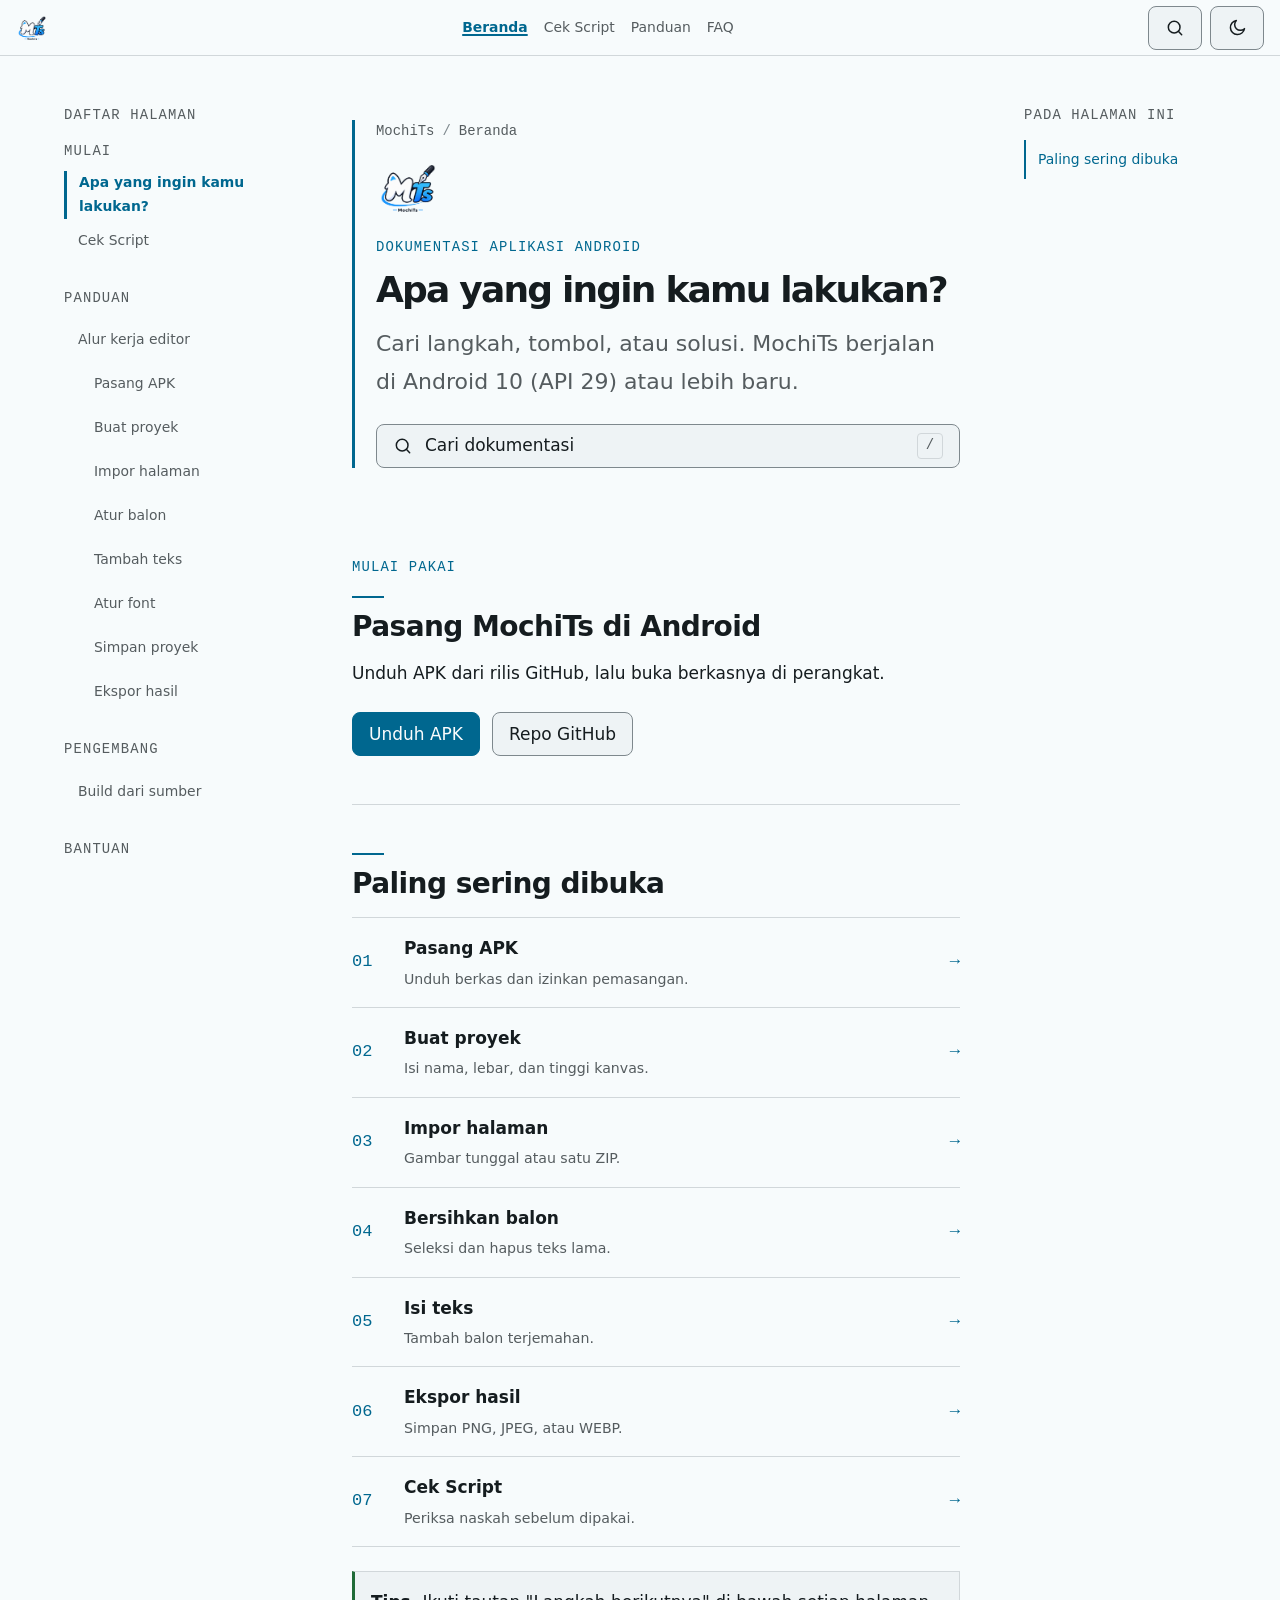
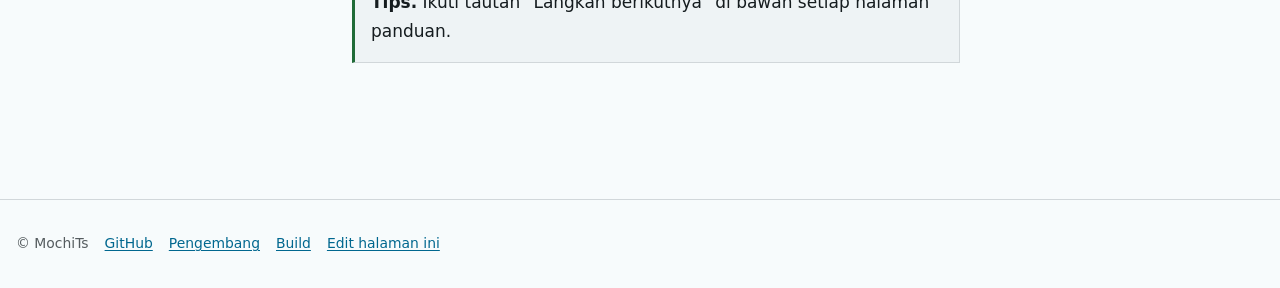
<file: index.html>
<!DOCTYPE html>
<html lang="id">
<head>
  <meta charset="utf-8">
  <meta name="viewport" content="width=device-width, initial-scale=1, viewport-fit=cover">
  <meta name="color-scheme" content="light dark">
  <title>MochiTs</title>
  <meta name="description" content="Panduan MochiTs: editor Android untuk typeset komik. Pasang APK, buat proyek, bersihkan balon, isi teks, dan ekspor hasil.">
  <script>
    (function(){try{var t=localStorage.getItem("mochits-theme");if(t!=="light"&&t!=="dark")t=window.matchMedia("(prefers-color-scheme: dark)").matches?"dark":"light";document.documentElement.setAttribute("data-theme",t)}catch(e){}})();
  </script>
  <link rel="stylesheet" href="/tokens-v4.css">
  <link rel="stylesheet" href="/styles-v4.css">
</head>
<body>
  <a class="skip-link" href="#main">Lewati ke konten</a>

  <header class="topbar">
    <a class="brand" href="/"><img src="/logo-mochits.png" alt="MochiTs" width="34" height="34"></a>
    <nav class="topnav" aria-label="Navigasi utama">
      <a href="/" data-nav="home">Beranda</a>
      <a href="/cek-script/" data-nav="cek">Cek Script</a>
      <a href="/panduan/" data-nav="guide">Panduan</a>
      <a href="/faq/" data-nav="faq">FAQ</a>
    </nav>
    <div class="tools">
      <button type="button" class="icon-btn" data-search-open aria-label="Cari dokumentasi">
        <svg viewBox="0 0 24 24" aria-hidden="true"><circle cx="11" cy="11" r="7"></circle><path d="m20 20-4-4"></path></svg>
      </button>
      <button type="button" class="icon-btn" data-theme-toggle aria-label="Ganti tema">
        <svg viewBox="0 0 24 24" aria-hidden="true"><path d="M21 12.8A8.5 8.5 0 1 1 11.2 3a6.5 6.5 0 0 0 9.8 9.8Z"></path></svg>
      </button>
      <button type="button" class="icon-btn menu-btn" data-menu-open aria-expanded="false" aria-controls="drawer" aria-label="Buka menu">
        <svg viewBox="0 0 24 24" aria-hidden="true"><path d="M4 7h16M4 12h16M4 17h16"></path></svg>
      </button>
    </div>
  </header>

  <div class="search" id="search" hidden>
    <div class="search-inner" role="dialog" aria-modal="true" aria-label="Cari dokumentasi">
      <input type="search" id="search-input" placeholder="Cari langkah, tombol, atau masalah" aria-label="Cari dokumentasi" autocomplete="off">
      <button type="button" class="text-btn" data-search-close>Tutup</button>
      <div class="search-results" id="search-results"></div>
    </div>
  </div>

  <div class="drawer" id="drawer" hidden>
    <div class="drawer-head">
      <strong>Daftar halaman</strong>
      <button type="button" class="text-btn" data-menu-close>Tutup</button>
    </div>
    <nav class="drawer-nav" id="drawer-nav" aria-label="Navigasi mobile"></nav>
    <div class="drawer-toc" id="drawer-toc" hidden>
      <p class="side-label">Pada halaman ini</p>
      <nav id="drawer-toc-nav" aria-label="Daftar isi halaman"></nav>
    </div>
  </div>

  <main id="main">
    <div class="shell">
      <aside class="sidebar" aria-label="Navigasi dokumentasi">
        <p class="side-label">Daftar halaman</p>
        <nav class="side-nav" id="side-nav"></nav>
      </aside>

      <div>
        <section class="view is-active" id="view-home" data-view="home">
          <div class="page-head home-head">
            <img class="masthead-logo" src="/logo-mochits.png" alt="Logo MochiTs" width="64" height="64">
            <p class="eyebrow">Dokumentasi aplikasi Android</p>
            <h1>Apa yang ingin kamu lakukan?</h1>
            <p class="lead">Cari langkah, tombol, atau solusi. MochiTs berjalan di Android 10 (API 29) atau lebih baru.</p>
            <button type="button" class="home-search" data-search-open>
              <svg viewBox="0 0 24 24" aria-hidden="true"><circle cx="11" cy="11" r="7"></circle><path d="m20 20-4-4"></path></svg>
              Cari dokumentasi
              <kbd>/</kbd>
            </button>
          </div>
          <div class="prose home-body">
            <div class="home-download">
              <p class="eyebrow">Mulai pakai</p>
              <h2>Pasang MochiTs di Android</h2>
              <p>Unduh APK dari rilis GitHub, lalu buka berkasnya di perangkat.</p>
              <div class="actions download-actions">
                <a class="btn primary" href="https://github.com/Mochizhouuu/MochiTs/releases" rel="noopener noreferrer" target="_blank">Unduh APK</a>
                <a class="btn" href="https://github.com/Mochizhouuu/MochiTs" rel="noopener noreferrer" target="_blank">Repo GitHub</a>
              </div>
            </div>
            <h2 id="populer">Paling sering dibuka</h2>
            <nav class="task-list" aria-label="Tugas populer">
              <a class="task-row" href="/panduan/instalasi/"><span class="task-no">01</span><span class="task-main"><strong>Pasang APK</strong><small>Unduh berkas dan izinkan pemasangan.</small></span><span class="task-arrow" aria-hidden="true">→</span></a>
              <a class="task-row" href="/panduan/proyek/"><span class="task-no">02</span><span class="task-main"><strong>Buat proyek</strong><small>Isi nama, lebar, dan tinggi kanvas.</small></span><span class="task-arrow" aria-hidden="true">→</span></a>
              <a class="task-row" href="/panduan/halaman/"><span class="task-no">03</span><span class="task-main"><strong>Impor halaman</strong><small>Gambar tunggal atau satu ZIP.</small></span><span class="task-arrow" aria-hidden="true">→</span></a>
              <a class="task-row" href="/panduan/balon/"><span class="task-no">04</span><span class="task-main"><strong>Bersihkan balon</strong><small>Seleksi dan hapus teks lama.</small></span><span class="task-arrow" aria-hidden="true">→</span></a>
              <a class="task-row" href="/panduan/teks/"><span class="task-no">05</span><span class="task-main"><strong>Isi teks</strong><small>Tambah balon terjemahan.</small></span><span class="task-arrow" aria-hidden="true">→</span></a>
              <a class="task-row" href="/panduan/ekspor/"><span class="task-no">06</span><span class="task-main"><strong>Ekspor hasil</strong><small>Simpan PNG, JPEG, atau WEBP.</small></span><span class="task-arrow" aria-hidden="true">→</span></a>
              <a class="task-row" href="/cek-script/"><span class="task-no">07</span><span class="task-main"><strong>Cek Script</strong><small>Periksa naskah sebelum dipakai.</small></span><span class="task-arrow" aria-hidden="true">→</span></a>
            </nav>
            <div class="admonition tip"><strong>Tips.</strong> Ikuti tautan "Langkah berikutnya" di bawah setiap halaman panduan.</div>
          </div>
        </section>
        <section class="view" id="view-cek" data-view="cek">
          <div class="page-head">
            <p class="eyebrow">Alat</p>
            <h1>Cek Script</h1>
            <p class="lead">Periksa naskah Script TL sebelum dipakai. Semua proses berjalan di browser.</p>
          </div>
          <div class="prose">
            <h2 id="cara">Aturan naskah</h2>
            <ul>
              <li>Baris seperti <code>P1</code> atau <code>P12</code> membuka halaman baru. Baris sebelum pemisah pertama diabaikan.</li>
              <li>Simbol dikenali dari awal baris, diurutkan dari yang terpanjang: <code>//[]</code>, <code>//-</code>, <code>[]</code>, <code>**</code>, <code>&lt;&gt;</code>, <code>-</code>, <code>#</code>, <code>*</code>.</li>
              <li><code>//-</code> dan <code>//[]</code> membuat entri baru yang terhubung ke entri berikutnya.</li>
              <li>Baris tanpa simbol menjadi lanjutan entri terakhir. Jika belum ada entri, baris itu diabaikan dan dicatat di peringatan.</li>
              <li>Spasi sampai kolom teks simbol dibuang. Indentasi yang lebih dalam tetap dipertahankan.</li>
            </ul>
            <h2 id="contoh">Contoh lengkap</h2>
            <p>Baris <code>Judul proyek</code> sengaja diletakkan sebelum <code>P1</code> untuk menunjukkan bahwa kepala file dibuang.</p>
            <pre><code id="contoh-naskah">Judul proyek — dibuang
P1
- Halo, kota hujan.
   lanjutan balon pertama.
//- Balon sambungan.
[] Catatan pinggir.
# Byar!
P2
** Tegasan suara.
&lt;&gt; Efek khusus.
* Catatan kecil.</code></pre>
            <p><strong>Hasil:</strong> 2 halaman, 7 entri, 1 entri terhubung, 0 peringatan.</p>
            <button type="button" class="btn" id="muat-contoh">Muat contoh ke kolom input</button>
            <h2 id="batas">Batas input</h2>
            <p>Maksimal 20.000 karakter dan 2.000 baris. Input kosong atau terlalu panjang diberi pesan yang menyebut penyebabnya.</p>
            <div class="cek-panel">
              <label for="cek-input">Naskah Script TL</label>
              <textarea id="cek-input" spellcheck="false" placeholder="P1&#10;- Teks balon pertama.&#10;   lanjutan balon.&#10;P2&#10;[] Balon berikutnya."></textarea>
            </div>
            <div class="cek-summary" id="cek-summary" role="status" aria-live="polite"></div>
            <div class="cek-warnings" id="cek-warnings" aria-live="polite"></div>
            <div class="cek-output" id="cek-output"></div>
          </div>
        </section>

        <section class="view" id="view-guide" data-view="guide">
          <div class="page-head">
            <p class="eyebrow">Panduan</p>
            <h1>Alur kerja editor</h1>
            <p class="lead">Pilih satu tugas. Setiap halaman dimulai dari hasil yang harus kamu dapatkan.</p>
          </div>
          <div class="prose">
            <div class="task-grid">
              <a class="task-card" href="/panduan/instalasi/"><span>01</span><strong>Pasang APK</strong><small>Android 10 atau lebih baru.</small></a>
              <a class="task-card" href="/panduan/proyek/"><span>02</span><strong>Buat proyek</strong><small>Nama, ukuran, rasio.</small></a>
              <a class="task-card" href="/panduan/halaman/"><span>03</span><strong>Impor halaman</strong><small>Gambar atau ZIP.</small></a>
              <a class="task-card" href="/panduan/balon/"><span>04</span><strong>Atur balon</strong><small>Erase dengan Telea atau LaMa.</small></a>
              <a class="task-card" href="/panduan/teks/"><span>05</span><strong>Tambah teks</strong><small>Isi balon terjemahan.</small></a>
              <a class="task-card" href="/panduan/font/"><span>06</span><strong>Atur font</strong><small>Pilih atau impor TTF/OTF.</small></a>
              <a class="task-card" href="/panduan/simpan/"><span>07</span><strong>Simpan proyek</strong><small>Bundel .mts yang bisa diedit lagi.</small></a>
              <a class="task-card" href="/panduan/ekspor/"><span>08</span><strong>Ekspor hasil</strong><small>PNG, JPEG, atau WEBP.</small></a>
            </div>
            <h2 id="alat">Tabel alat editor</h2>
            <div class="table-wrap">
              <table>
                <thead><tr><th>Tombol / alat</th><th>Fungsi</th><th>Contoh pemakaian</th></tr></thead>
                <tbody>
                  <tr><td>Brush</td><td>Menambah area seleksi.</td><td>Sapu balon teks asing yang akan dihapus.</td></tr>
                  <tr><td>Eraser</td><td>Mengurangi area seleksi.</td><td>Kurangi seleksi yang terkena goresan ilustrasi.</td></tr>
                  <tr><td>Lasso</td><td>Seleksi bebas dengan tarikan.</td><td>Pilih balon berbentuk awan.</td></tr>
                  <tr><td>Magic Wand</td><td>Memilih warna dengan satu ketukan.</td><td>Ketuk latar putih polos di sekitar balon.</td></tr>
                  <tr><td>Hapus Area Terpilih</td><td>Menutup area yang sudah dipilih.</td><td>Hapus teks asing dengan Telea atau LaMa.</td></tr>
                  <tr><td>Tambah Teks</td><td>Membuat layer teks baru dari menu <strong>+</strong>.</td><td>Isi balon dengan terjemahan.</td></tr>
                  <tr><td>Edit Teks</td><td>Mengubah isi layer teks yang dipilih.</td><td>Revisi kata sebelum ekspor.</td></tr>
                  <tr><td>Impor font</td><td>Memasang font <code>.ttf</code> atau <code>.otf</code>.</td><td>Pakai font komik kustom.</td></tr>
                  <tr><td>Layers</td><td>Mengatur lapisan gambar dan teks.</td><td>Menjuk lapisan yang ingin diedit.</td></tr>
                  <tr><td>Save As</td><td>Menyimpan proyek atau mengekspor gambar.</td><td>Pilih MTS untuk diedit lagi, PNG untuk hasil akhir.</td></tr>
                </tbody>
              </table>
            </div>
            <div class="admonition note"><strong>Catatan.</strong> Perintah build dan GitHub Actions ada di <a href="/developer/">halaman pengembang</a>.</div>
          </div>
        </section>

        <section class="view" id="view-instalasi" data-view="instalasi">
          <div class="page-head">
            <p class="eyebrow">Langkah 1</p>
            <h1>Pasang APK</h1>
            <p class="lead">Hasil: MochiTs terpasang dan siap dibuka.</p>
          </div>
          <div class="prose">
            <ol>
              <li>Unduh APK dari <a href="https://github.com/Mochizhouuu/MochiTs/releases" rel="noopener noreferrer" target="_blank">halaman rilis GitHub</a>.</li>
              <li>Buka berkas APK di perangkat Android 10 atau lebih baru.</li>
              <li>Jika Android memblokir pemasangan, izinkan aplikasi yang membuka berkas untuk memasang aplikasi dari sumber yang tidak dikenal.</li>
              <li>Ketuk <strong>Install</strong>, lalu buka MochiTs.</li>
            </ol>
            <div class="admonition warning"><strong>Perhatian.</strong> APK dari GitHub Actions adalah hasil build otomatis. Untuk penggunaan harian, pakai rilis yang sudah dirilis resmi bila tersedia.</div>
            <p class="pager"><a href="/panduan/proyek/">Langkah berikutnya: Buat proyek →</a></p>
          </div>
        </section>

        <section class="view" id="view-proyek" data-view="proyek">
          <div class="page-head"><p class="eyebrow">Langkah 2</p><h1>Buat proyek</h1><p class="lead">Hasil: kanvas baru siap diedit.</p></div>
          <div class="prose">
            <ol>
              <li>Di Home, ketuk <strong>NEW PROJECT</strong>.</li>
              <li>Isi <strong>Nama Proyek</strong>, <strong>Lebar (px)</strong>, dan <strong>Tinggi (px)</strong>.</li>
              <li>Pilih cepat rasio <code>1:1</code>, <code>9:16</code>, <code>16:9</code>, atau <code>3:4</code> bila sesuai.</li>
              <li>Centang <strong>Kanvas Transparan</strong> jika latar boleh kosong.</li>
              <li>Ketuk <strong>Buat Proyek</strong>.</li>
            </ol>
            <p class="pager"><a href="/panduan/halaman/">Langkah berikutnya: Impor halaman →</a></p>
          </div>
        </section>

        <section class="view" id="view-halaman" data-view="halaman">
          <div class="page-head"><p class="eyebrow">Langkah 3</p><h1>Impor halaman</h1><p class="lead">Hasil: halaman komik muncul sebagai lapisan gambar.</p></div>
          <div class="prose">
            <ol>
              <li>Di Home, ketuk <strong>IMPORT IMAGE</strong> untuk satu atau beberapa gambar.</li>
              <li>Untuk satu chapter sekaligus, ketuk <strong>Impor ZIP</strong>.</li>
              <li>Pilih berkas dari galeri atau pengelola berkas.</li>
              <li>Tunggu halaman terbuka di editor.</li>
            </ol>
            <p class="pager"><a href="/panduan/balon/">Langkah berikutnya: Atur balon →</a></p>
          </div>
        </section>

        <section class="view" id="view-balon" data-view="balon">
          <div class="page-head"><p class="eyebrow">Langkah 4</p><h1>Atur balon</h1><p class="lead">Hasil: teks asing hilang dan area siap diisi terjemahan.</p></div>
          <div class="prose">
            <ol>
              <li>Buka panel <strong>Erase</strong>.</li>
              <li>Pilih <strong>Brush</strong> untuk menambah seleksi, <strong>Eraser</strong> untuk menguranginya, <strong>Lasso</strong> untuk seleksi bebas, atau <strong>Magic Wand</strong> untuk memilih warna dengan satu ketukan.</li>
              <li>Atuk <strong>Hapus Area Terpilih</strong>. Pilih <strong>Telea (Cepat)</strong> atau <strong>LaMa (AI)</strong>. Model LaMa diunduh saat pertama dipakai.</li>
              <li>Gunakan <strong>Bersihkan</strong> untuk mengosongkan seleksi atau <strong>Invert Seleksi</strong> bila perlu.</li>
            </ol>
            <div class="admonition tip"><strong>Tips.</strong> Untuk latar polos, <strong>Magic Wand</strong> lebih cepat. Atur <strong>Toleransi</strong> dan <strong>Perluas</strong> bila pinggiran masih tersisa.</div>
            <p class="pager"><a href="/panduan/teks/">Langkah berikutnya: Tambah teks →</a></p>
          </div>
        </section>

        <section class="view" id="view-teks" data-view="teks">
          <div class="page-head"><p class="eyebrow">Langkah 5</p><h1>Tambah dan edit teks</h1><p class="lead">Hasil: balon berisi terjemahan Indonesia.</p></div>
          <div class="prose">
            <ol>
              <li>Ketuk tombol <strong>+</strong> di bar atas, lalu pilih <strong>Tambah Teks</strong>.</li>
              <li>Atau buka panel <strong>Text</strong> dan ketuk <strong>Tambah Teks ke Kanvas</strong>.</li>
              <li>Ketuk <strong>Edit Teks</strong> untuk mengubah layer yang sedang dipilih.</li>
              <li>Isi teks di <strong>Content</strong>, atur posisi di <strong>Layout</strong>, dan bentuk huruf di <strong>Style &amp; Size</strong>.</li>
            </ol>
            <p class="pager"><a href="/panduan/font/">Langkah berikutnya: Atur font →</a></p>
          </div>
        </section>

        <section class="view" id="view-font" data-view="font">
          <div class="page-head"><p class="eyebrow">Langkah 6</p><h1>Atur font</h1><p class="lead">Hasil: teks memakai font yang diinginkan.</p></div>
          <div class="prose">
            <ol>
              <li>Buka panel <strong>Font</strong> dan pilih font yang tersedia.</li>
              <li>Untuk font sendiri, ketuk <strong>Impor font</strong> dan pilih berkas <code>.ttf</code> atau <code>.otf</code>.</li>
              <li>Font kustom juga bisa ditambahkan di <strong>Pengaturan → Font Manager → Tambah Font TTF/OTF Baru</strong>.</li>
            </ol>
            <p class="pager"><a href="/panduan/simpan/">Langkah berikutnya: Simpan proyek →</a></p>
          </div>
        </section>

        <section class="view" id="view-simpan" data-view="simpan">
          <div class="page-head"><p class="eyebrow">Langkah 7</p><h1>Simpan proyek</h1><p class="lead">Hasil: berkas <code>.mts</code> yang bisa dibuka dan diedit lagi.</p></div>
          <div class="prose">
            <ol>
              <li>Ketuk ikon <strong>Save</strong> di bar atas.</li>
              <li>Pada dialog <strong>Save As</strong>, isi <strong>Nama Output / Nama Proyek</strong>.</li>
              <li>Pilih format <code>MTS</code>.</li>
              <li>Pilih <strong>Folder Output</strong>, lalu simpan.</li>
              <li>Untuk membuka kembali, ketuk <strong>OPEN PROJECT</strong> di Home dan pilih berkas <code>.mts</code>.</li>
            </ol>
            <p class="pager"><a href="/panduan/ekspor/">Langkah berikutnya: Ekspor hasil →</a></p>
          </div>
        </section>

        <section class="view" id="view-ekspor" data-view="ekspor">
          <div class="page-head"><p class="eyebrow">Langkah 8</p><h1>Ekspor hasil</h1><p class="lead">Hasil: gambar siap dibagikan.</p></div>
          <div class="prose">
            <ol>
              <li>Buka dialog <strong>Save As</strong>.</li>
              <li>Pilih <code>PNG</code> untuk latar transparan, atau <code>JPEG</code> / <code>WEBP</code> untuk berkas lebih ringan.</li>
              <li>Untuk JPEG dan WEBP, atur slider <strong>Kualitas</strong> 10–100%.</li>
              <li>Pilih <strong>Folder Output</strong>, lalu simpan.</li>
            </ol>
            <div class="admonition warning"><strong>Perhatian.</strong> JPEG tidak menyimpan transparansi. Pakai PNG bila latar harus tetap kosong.</div>
            <p class="pager"><a href="/faq/#faq-ekspor">Butuh bantuan? Lihat troubleshooting ekspor →</a></p>
          </div>
        </section>

        <section class="view" id="view-developer" data-view="developer">
          <div class="page-head"><p class="eyebrow">Pengembang</p><h1>Build dari sumber</h1><p class="lead">Catatan untuk yang ingin membangun APK sendiri.</p></div>
          <div class="prose">
            <h2 id="build">Perintah build</h2>
            <pre><code>./gradlew assembleDebug</code></pre>
            <p>Gunakan JDK 17. Hasil debug ada di <code>app/build/outputs/apk/debug/</code>.</p>
            <h2 id="actions">GitHub Actions</h2>
            <p>Workflow <strong>Android Build &amp; Sign</strong> berjalan pada push ke <code>main</code>. Pilih run yang sukses, lalu unduh artifact <code>mochits-debug</code> atau <code>mochits-release</code>.</p>
            <h2 id="format-mts">Format .mts</h2>
            <p>Bundel proyek <code>.mts</code> adalah arsip ZIP yang berisi folder proyek dan metadata. Ekstensi ini ditetapkan di <code>ProjectBundle.EXTENSION</code>.</p>
            <p class="pager"><a href="/changelog/">Lihat build terbaru →</a></p>
          </div>
        </section>

        <section class="view" id="view-faq" data-view="faq">
          <div class="page-head"><p class="eyebrow">Bantuan</p><h1>FAQ &amp; troubleshooting</h1><p class="lead">Masalah yang sering muncul dan cara menanganinya.</p></div>
          <div class="prose">
            <h2 id="faq-install">APK gagal dipasang</h2>
            <p>Cek versi Android: MochiTs butuh Android 10 atau lebih baru. Unduh ulang APK jika berkas terpotong. Jika pemasangan diblokir, izinkan aplikasi yang membuka berkas untuk memasang aplikasi dari sumber yang tidak dikenal.</p>
            <h2 id="faq-izin">Izin sumber tidak dikenal tidak ada</h2>
            <p>Buka Pengaturan Android → Keamanan atau Privasi → Pasang aplikasi tidak dikenal. Pilih browser atau pengelola berkas yang kamu pakai, lalu aktifkan izinnya.</p>
            <h2 id="faq-mts">File .mts tidak bisa dibuka</h2>
            <p>Jangan membuka <code>.mts</code> sebagai gambar. Di Home, ketuk <strong>OPEN PROJECT</strong>, lalu pilih berkas <code>.mts</code>.</p>
            <h2 id="faq-teks">Teks tidak tampil di kanvas</h2>
            <p>Buka panel <strong>Layers</strong> dan pastikan layer teks tidak disembunyikan. Periksa warna teks terhadap latar, lalu cek apakah font kustom sudah terpasang di panel <strong>Font</strong>.</p>
            <h2 id="faq-ekspor">Hasil ekspor tidak sesuai</h2>
            <p>Pada dialog <strong>Save As</strong>, pastikan format yang dipilih benar. <code>PNG</code> mempertahankan latar transparan; <code>JPEG</code> tidak. Untuk JPEG dan WEBP, naikkan slider <strong>Kualitas</strong>.</p>
            <h2 id="faq-lama">Model LaMa gagal diunduh</h2>
            <p>Di <strong>Pengaturan → Model Inpainting</strong>, ketuk <strong>Unduh Ulang</strong> dengan internet aktif. Sementara itu, pakai <strong>Telea (Cepat)</strong>.</p>
            <h2 id="faq-script">Naskah Script TL terbaca aneh</h2>
            <p>Cek di <a href="/cek-script/">Cek Script</a>. Perhatikan pemisah <code>P1</code>, simbol di awal baris, dan baris lanjutan setelah entri.</p>
          </div>
        </section>

        <section class="view" id="view-changelog" data-view="changelog">
          <div class="page-head"><p class="eyebrow">Rilis</p><h1>Build terbaru</h1><p class="lead">Data diambil dari artifact GitHub Actions.</p></div>
          <div class="prose">
            <div id="build-status" role="status" aria-live="polite"></div>
            <ul id="build-list" class="build-list"></ul>
            <p><a href="https://github.com/Mochizhouuu/MochiTs/actions/workflows/android-build.yml" rel="noopener noreferrer" target="_blank">Lihat semua build di GitHub</a></p>
          </div>
        </section>
      </div>

      <aside class="onpage" aria-label="Pada halaman ini">
        <p class="onpage-label">Pada halaman ini</p>
        <nav class="onpage-nav" id="onpage-nav"></nav>
      </aside>
    </div>
  </main>

  <footer class="footer">
    <span>© MochiTs</span>
    <a href="https://github.com/Mochizhouuu/MochiTs" rel="noopener noreferrer" target="_blank">GitHub</a>
    <a href="/developer/">Pengembang</a>
    <a href="/changelog/">Build</a>
    <a href="https://github.com/Mochizhouuu/MochiTs-Docs/edit/main/index.html" rel="noopener noreferrer" target="_blank">Edit halaman ini</a>
  </footer>

  <script src="/cek-script-v4.js"></script>
  <script src="/app-v4.js"></script>
</body>
</html>
</file>
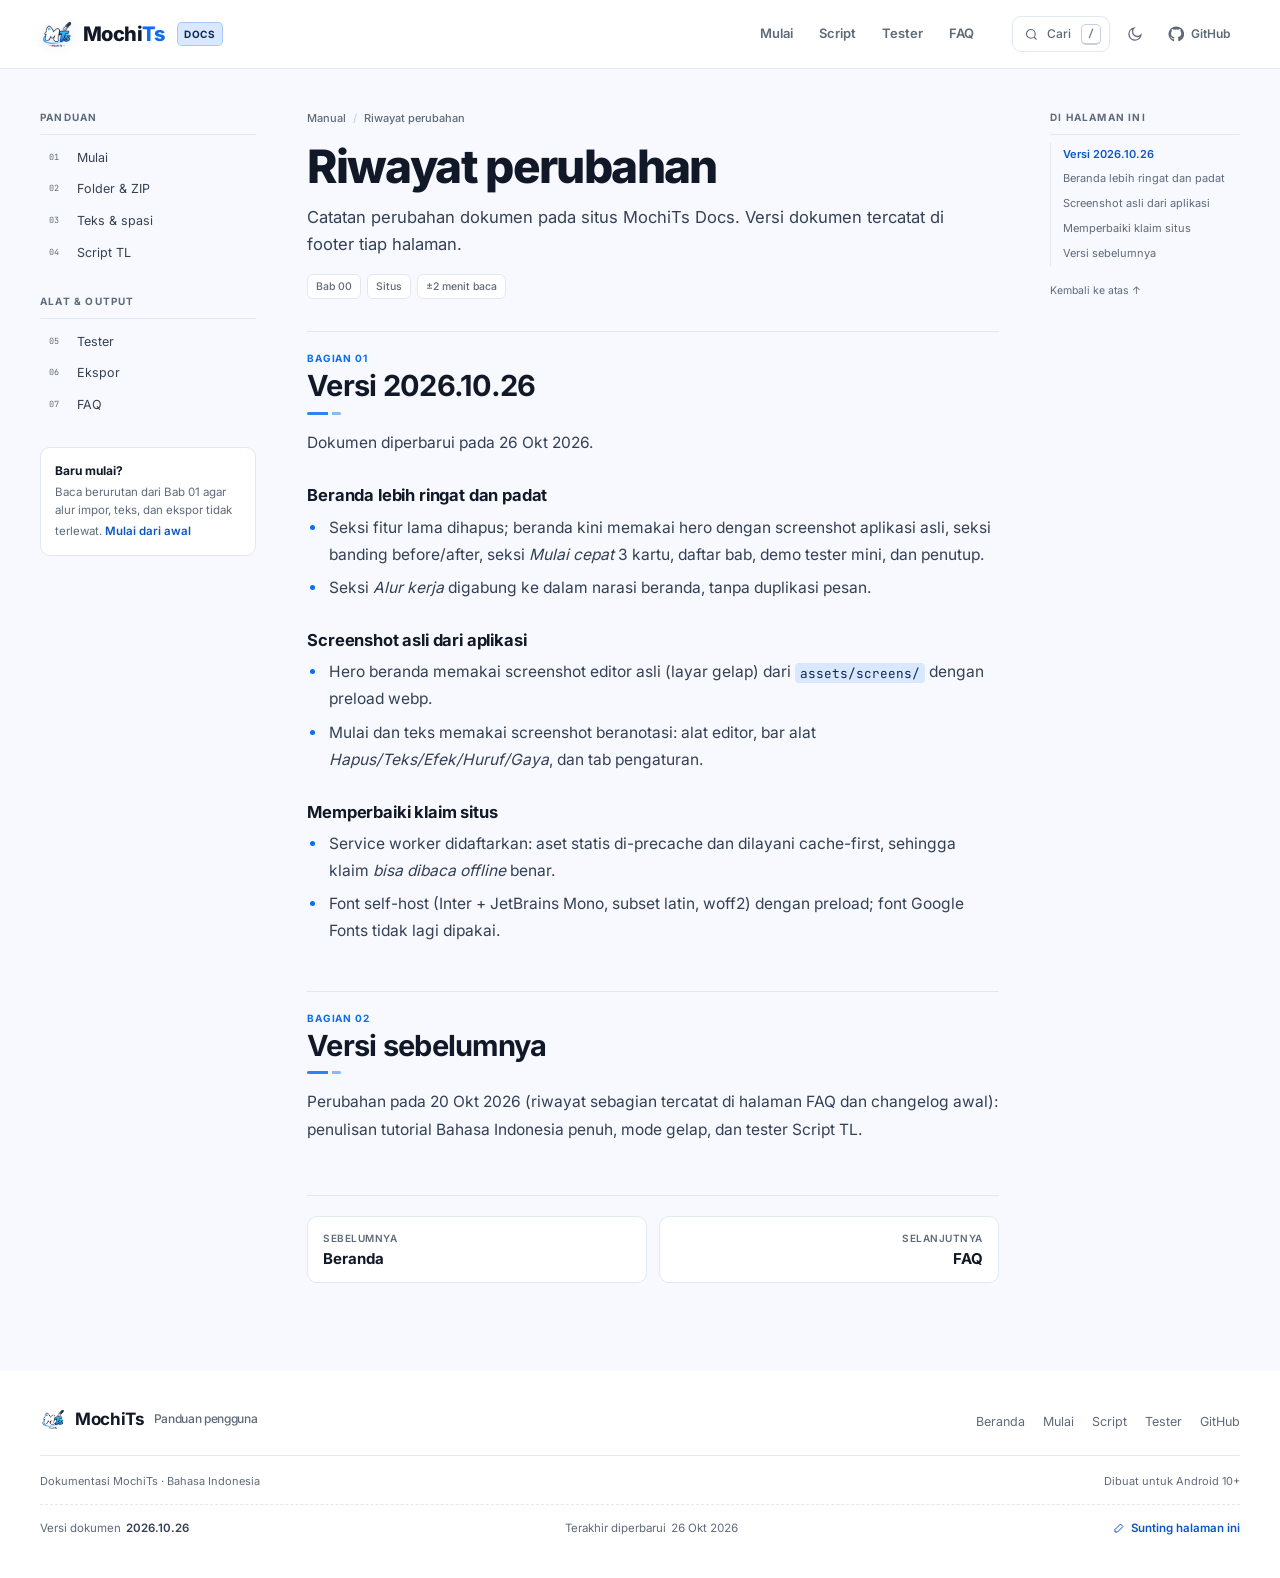
<file: changelog.html>
<!DOCTYPE html>
<html lang="id">
<head>
  <meta charset="utf-8">
  <meta name="viewport" content="width=device-width, initial-scale=1">
  <title>Riwayat perubahan | MochiTs Docs</title>
  <meta name="description" content="Riwayat perubahan dokumentasi MochiTs Docs: optimasi beranda, screenshot aplikasi asli, offline, font self-host, dan perbaikan metadata.">
  <meta name="robots" content="index, follow">
  <meta name="theme-color" content="#f7f9ff" media="(prefers-color-scheme: light)">
  <meta name="theme-color" content="#0f141d" media="(prefers-color-scheme: dark)">
  <link rel="canonical" href="https://mochits.my.id/changelog.html">
  <meta property="og:type" content="article">
  <meta property="og:site_name" content="MochiTs Docs">
  <meta property="og:locale" content="id_ID">
  <meta property="og:title" content="Riwayat perubahan | MochiTs Docs">
  <meta property="og:description" content="Riwayat perubahan dokumentasi MochiTs Docs: optimasi beranda, screenshot aplikasi asli, offline, font self-host, dan perbaikan metadata.">
  <meta property="og:url" content="https://mochits.my.id/changelog.html">
  <meta property="og:image" content="https://mochits.my.id/assets/og-cover.png">
  <meta property="og:image:width" content="1200">
  <meta property="og:image:height" content="630">
  <meta property="og:image:alt" content="Logo MochiTs dan tulisan Panduan MochiTs">
  <meta name="twitter:card" content="summary_large_image">
  <meta name="twitter:title" content="Riwayat perubahan | MochiTs Docs">
  <meta name="twitter:description" content="Riwayat perubahan dokumentasi MochiTs Docs: optimasi beranda, screenshot aplikasi asli, offline, font self-host, dan perbaikan metadata.">
  <meta name="twitter:image" content="https://mochits.my.id/assets/og-cover.png">
  <link rel="icon" href="assets/favicon-32.png" sizes="32x32" type="image/png">
  <link rel="icon" href="assets/icon-48.png" sizes="48x48" type="image/png">
  <link rel="icon" href="assets/icon-192.png" sizes="192x192" type="image/png">
  <link rel="apple-touch-icon" href="assets/apple-touch-icon.png">
  <link rel="manifest" href="site.webmanifest">
  <link rel="sitemap" type="application/xml" href="https://mochits.my.id/sitemap.xml">
  <link rel="preload" href="assets/fonts/inter-latin.woff2" as="font" type="font/woff2" crossorigin>
  <link rel="preload" href="assets/fonts/jetbrains-mono-latin.woff2" as="font" type="font/woff2" crossorigin>
  <script>
    (function () {
      var theme = "light";
      try {
        var saved = localStorage.getItem("mochits-theme");
        if (saved === "dark" || saved === "light") theme = saved;
        else if (window.matchMedia && window.matchMedia("(prefers-color-scheme: dark)").matches) theme = "dark";
      } catch (error) { /* penyimpanan diblokir */ }
      document.documentElement.setAttribute("data-theme", theme);
    })();
  </script>
  <link rel="stylesheet" href="assets/style.css">
  <script type="application/ld+json">
  {
    "@context": "https://schema.org",
    "@type": "WebPage",
    "@id": "https://mochits.my.id/changelog.html",
    "url": "https://mochits.my.id/changelog.html",
    "name": "Riwayat perubahan | MochiTs Docs",
    "description": "Riwayat perubahan dokumentasi MochiTs Docs: optimasi beranda, screenshot aplikasi asli, offline, font self-host, dan perbaikan metadata.",
    "inLanguage": "id",
    "isPartOf": { "@id": "https://mochits.my.id/#website" },
    "dateModified": "2026-10-26",
    "about": { "@id": "https://mochits.my.id/#website" }
  }
  </script>
</head>
<body class="has-progress" data-page="changelog.html">
  <a class="skip-link" href="#main">Lewati ke konten</a>
  <header class="site-header">
    <div class="header-in">
      <a class="brand" href="index.html" aria-label="MochiTs Docs, beranda">
        <img class="brand-logo" src="assets/logo-mark.png" alt="" width="34" height="34">
        <span class="brand-word">Mochi<span>Ts</span></span>
        <span class="brand-tag">Docs</span>
      </a>
      <nav class="site-nav" aria-label="Utama">
        <a href="mulai.html">Mulai</a>
        <a href="script.html">Script</a>
        <a href="tester.html">Tester</a>
        <a href="faq.html">FAQ</a>
      </nav>
      <div class="header-tools">
        <button class="search-btn" type="button" aria-label="Cari dokumentasi">
          <svg viewBox="0 0 24 24" fill="none" stroke="currentColor" stroke-width="1.8" aria-hidden="true"><circle cx="11" cy="11" r="7"></circle><path d="m20 20-4-4"></path></svg>
          <span>Cari</span>
          <kbd>/</kbd>
        </button>
        <button class="theme-toggle" type="button" data-theme-toggle aria-label="Aktifkan mode gelap" title="Mode gelap">
          <svg class="i-moon" viewBox="0 0 24 24" fill="none" stroke="currentColor" stroke-width="1.8" aria-hidden="true"><path d="M21 12.8A8.5 8.5 0 1 1 11.2 3a6.5 6.5 0 0 0 9.8 9.8Z"></path></svg>
          <svg class="i-sun" viewBox="0 0 24 24" fill="none" stroke="currentColor" stroke-width="1.8" aria-hidden="true"><circle cx="12" cy="12" r="4"></circle><path d="M12 2v2M12 20v2M4.9 4.9l1.4 1.4M17.7 17.7l1.4 1.4M2 12h2M20 12h2M4.9 19.1l1.4-1.4M17.7 6.3l1.4-1.4"></path></svg>
        </button>
        <a class="header-link" href="https://github.com/Mochizhouuu/MochiTs" target="_blank" rel="noopener" aria-label="MochiTs di GitHub">
          <svg viewBox="0 0 24 24" fill="currentColor" aria-hidden="true"><path d="M12 .7a11.3 11.3 0 0 0-3.6 22c.6.1.8-.3.8-.6v-2.2c-3.2.7-3.9-1.4-3.9-1.4-.5-1.3-1.3-1.7-1.3-1.7-1-.7.1-.7.1-.7 1.1.1 1.7 1.2 1.7 1.2 1 1.8 2.7 1.3 3.4 1 .1-.8.4-1.3.7-1.6-2.6-.3-5.3-1.3-5.3-5.8 0-1.3.5-2.3 1.2-3.2-.1-.3-.5-1.5.1-3.1 0 0 1-.3 3.3 1.2a11 11 0 0 1 6 0c2.3-1.5 3.3-1.2 3.3-1.2.6 1.6.2 2.8.1 3.1.8.9 1.2 1.9 1.2 3.2 0 4.5-2.7 5.5-5.3 5.8.4.4.8 1.1.8 2.2v3.3c0 .3.2.7.8.6A11.3 11.3 0 0 0 12 .7Z"></path></svg>
          <span>GitHub</span>
        </a>
        <button class="menu-btn" type="button" aria-expanded="false" aria-controls="site-menu" aria-label="Buka menu">
          <span class="menu-btn-lines" aria-hidden="true"></span>
        </button>
      </div>
      <div class="reading-progress" aria-hidden="true"><span></span></div>
    </div>
  </header>

  <nav class="bottom-nav" aria-label="Navigasi utama">
    <a href="index.html" class="bottom-nav-item" data-nav="index.html">
      <span class="icon" aria-hidden="true"><svg viewBox="0 0 24 24" fill="none" stroke="currentColor" stroke-width="1.8"><path d="m3 12 9-9 9 9M5 10v10a1 1 0 0 0 1 1h4v-6h4v6h4a1 1 0 0 0 1-1V10"></path></svg></span>
      <span class="lbl">Beranda</span>
    </a>
    <a href="mulai.html" class="bottom-nav-item" data-nav="mulai.html">
      <span class="icon" aria-hidden="true"><svg viewBox="0 0 24 24" fill="none" stroke="currentColor" stroke-width="1.8"><path d="M4 5h16M4 12h16M4 19h10"></path></svg></span>
      <span class="lbl">Mulai</span>
    </a>
    <a href="teks.html" class="bottom-nav-item" data-nav="teks.html">
      <span class="icon" aria-hidden="true"><svg viewBox="0 0 24 24" fill="none" stroke="currentColor" stroke-width="1.8"><path d="M5 4h14M5 8h14M7 14h10M7 18h6"></path></svg></span>
      <span class="lbl">Teks</span>
    </a>
    <a href="script.html" class="bottom-nav-item" data-nav="script.html">
      <span class="icon" aria-hidden="true"><svg viewBox="0 0 24 24" fill="none" stroke="currentColor" stroke-width="1.8"><path d="m8 6-6 6 6 6M16 6l6 6-6 6"></path></svg></span>
      <span class="lbl">Script</span>
    </a>
    <button type="button" class="bottom-nav-item" data-nav-menu aria-haspopup="true" aria-expanded="false" aria-controls="site-menu">
      <span class="icon" aria-hidden="true"><svg viewBox="0 0 24 24" fill="none" stroke="currentColor" stroke-width="1.8"><path d="M4 4h7v7H4zM13 4h7v7h-7zM4 13h7v7H4zM13 13h7v7h-7z"></path></svg></span>
      <span class="lbl">Semua bab</span>
    </button>
  </nav>

  <div class="site-menu" id="site-menu" hidden>
    <div class="site-menu-in">
      <nav class="menu-group" aria-label="Isi panduan">
        <div class="menu-label">Isi panduan</div>
        <a href="mulai.html"><span class="no">01</span><span>Mulai</span><span class="desc">Pasang aplikasi, buat proyek, kenali layar editor.</span></a>
        <a href="folder-zip.html"><span class="no">02</span><span>Folder &amp; ZIP</span><span class="desc">Rapikan proyek dan impor satu chapter sekaligus.</span></a>
        <a href="teks.html"><span class="no">03</span><span>Teks &amp; spasi</span><span class="desc">Huruf, warna, efek, dan cara membersihkan balon.</span></a>
        <a href="script.html"><span class="no">04</span><span>Script TL</span><span class="desc">Ubah naskah terjemahan menjadi daftar balon.</span></a>
        <a href="tester.html"><span class="no">05</span><span>Tester</span><span class="desc">Coba naskah dan pemisah halaman langsung di browser.</span></a>
        <a href="ekspor.html"><span class="no">06</span><span>Ekspor</span><span class="desc">Simpan gambar jadi atau file proyek yang bisa diedit.</span></a>
        <a href="faq.html"><span class="no">07</span><span>FAQ</span><span class="desc">Jawaban singkat untuk masalah yang sering muncul.</span></a>
      </nav>
      <div class="menu-foot">
        <button class="search-wide" type="button" aria-label="Buka pencarian">
          <span>Cari di dokumentasi</span>
          <span aria-hidden="true">/</span>
        </button>
        <a href="https://github.com/Mochizhouuu/MochiTs" target="_blank" rel="noopener">Kode aplikasi di GitHub</a>
        <a href="https://github.com/Mochizhouuu/MochiTs-Docs" target="_blank" rel="noopener">Sumber dokumentasi</a>
        <a href="changelog.html">Riwayat perubahan</a>
        <p class="menu-note">Semua halaman bisa dibaca tanpa akun. Proyekmu tetap tersimpan di perangkat.</p>
      </div>
    </div>
  </div>

  <div class="search-overlay" id="search-overlay" hidden>
    <div class="search-box" role="dialog" aria-modal="true" aria-labelledby="search-title">
      <div class="search-head">
        <svg viewBox="0 0 24 24" fill="none" stroke="currentColor" stroke-width="1.8" aria-hidden="true"><circle cx="11" cy="11" r="7"></circle><path d="m20 20-4-4"></path></svg>
        <h2 class="visually-hidden" id="search-title">Cari dokumentasi</h2>
        <input id="search-input" type="search" aria-label="Cari dokumentasi" placeholder="Cari bab, fitur, atau masalah..." autocomplete="off" spellcheck="false">
        <button class="search-close" type="button" data-search-close aria-label="Tutup pencarian">Esc</button>
      </div>
      <div class="search-results" id="search-results" aria-live="polite"></div>
      <div class="search-foot">
        <span id="search-summary">Mulai dari sini</span>
        <span>↑↓ pilih · ↵ buka · esc tutup</span>
      </div>
    </div>
  </div>

  <main class="docs-shell" id="main">
      <aside class="docs-side">
        <div class="side-label">Panduan</div>
        <nav class="side-nav" aria-label="Bab panduan">
        <a href="mulai.html"><span class="no">01</span><span>Mulai</span></a>
        <a href="folder-zip.html"><span class="no">02</span><span>Folder &amp; ZIP</span></a>
        <a href="teks.html"><span class="no">03</span><span>Teks &amp; spasi</span></a>
        <a href="script.html"><span class="no">04</span><span>Script TL</span></a>
        </nav>
        <div class="side-label">Alat &amp; output</div>
        <nav class="side-nav" aria-label="Alat dan output">
        <a href="tester.html"><span class="no">05</span><span>Tester</span></a>
        <a href="ekspor.html"><span class="no">06</span><span>Ekspor</span></a>
        <a href="faq.html"><span class="no">07</span><span>FAQ</span></a>
        </nav>
        <div class="side-help">
          <strong>Baru mulai?</strong>
          Baca berurutan dari Bab 01 agar alur impor, teks, dan ekspor tidak terlewat.
          <a href="mulai.html">Mulai dari awal</a>
        </div>
      </aside>

    <article class="docs-article" aria-labelledby="doc-title">
      <header class="doc-masthead">
        <nav class="breadcrumb" aria-label="Breadcrumb">
          <a href="index.html">Manual</a><span class="sep">/</span><span>Riwayat perubahan</span>
        </nav>
        <h1 id="doc-title">Riwayat perubahan</h1>
        <p class="doc-lead">Catatan perubahan dokumen pada situs MochiTs Docs. Versi dokumen tercatat di footer tiap halaman.</p>
        <div class="doc-meta"><span>Bab 00</span><span>Situs</span><span>±2 menit baca</span></div>
      </header>

      <div class="doc-body">
        <h2 id="v-2026-10-26">Versi 2026.10.26</h2>
        <p>Dokumen diperbarui pada <time datetime="2026-10-26">26 Okt 2026</time>.</p>
        <h3 id="v-2026-10-26-1">Beranda lebih ringat dan padat</h3>
        <ul>
          <li>Seksi fitur lama dihapus; beranda kini memakai hero dengan screenshot aplikasi asli, seksi banding before/after, seksi <em>Mulai cepat</em> 3 kartu, daftar bab, demo tester mini, dan penutup.</li>
          <li>Seksi <em>Alur kerja</em> digabung ke dalam narasi beranda, tanpa duplikasi pesan.</li>
        </ul>
        <h3 id="v-2026-10-26-2">Screenshot asli dari aplikasi</h3>
        <ul>
          <li>Hero beranda memakai screenshot editor asli (layar gelap) dari <code>assets/screens/</code> dengan preload webp.</li>
          <li>Mulai dan teks memakai screenshot beranotasi: alat editor, bar alat <em>Hapus/Teks/Efek/Huruf/Gaya</em>, dan tab pengaturan.</li>
        </ul>
        <h3 id="v-2026-10-26-3">Memperbaiki klaim situs</h3>
        <ul>
          <li>Service worker didaftarkan: aset statis di-precache dan dilayani cache-first, sehingga klaim <em>bisa dibaca offline</em> benar.</li>
          <li>Font self-host (Inter + JetBrains Mono, subset latin, woff2) dengan preload; font Google Fonts tidak lagi dipakai.</li>
        </ul>

        <h2 id="v-2025-10-20">Versi sebelumnya</h2>
        <p>Perubahan pada <time datetime="2026-10-20">20 Okt 2026</time> (riwayat sebagian tercatat di halaman FAQ dan changelog awal): penulisan tutorial Bahasa Indonesia penuh, mode gelap, dan tester Script TL.</p>
      </div>

      <nav class="doc-pager" aria-label="Navigasi bab">
        <a class="prev" href="index.html"><span class="lbl">Sebelumnya</span><span class="ttl">Beranda</span></a>
        <a class="next" href="faq.html"><span class="lbl">Selanjutnya</span><span class="ttl">FAQ</span></a>
      </nav>
    </article>

    <aside class="docs-toc">
      <div class="side-label">Di halaman ini</div>
      <nav class="toc-nav" aria-label="Di halaman ini">
          <a href="#v-2026-10-26">Versi 2026.10.26</a>
          <a href="#v-2026-10-26-1">Beranda lebih ringat dan padat</a>
          <a href="#v-2026-10-26-2">Screenshot asli dari aplikasi</a>
          <a href="#v-2026-10-26-3">Memperbaiki klaim situs</a>
          <a href="#v-2025-10-20">Versi sebelumnya</a>
      </nav>
      <a class="toc-top" href="#main">Kembali ke atas ↑</a>
    </aside>
  </main>

  <footer class="site-footer">
    <div class="wrap">
      <div class="footer-in">
        <div class="footer-brand"><img src="assets/logo-mark.png" alt="" width="26" height="26">MochiTs <span>Panduan pengguna</span></div>
        <div class="footer-links">
          <a href="index.html">Beranda</a>
          <a href="mulai.html">Mulai</a>
          <a href="script.html">Script</a>
          <a href="tester.html">Tester</a>
          <a href="https://github.com/Mochizhouuu/MochiTs" target="_blank" rel="noopener">GitHub</a>
        </div>
      </div>
      <div class="footer-note">
        <span>Dokumentasi MochiTs · Bahasa Indonesia</span>
        <span>Dibuat untuk Android 10+</span>
      </div>
      <div class="footer-meta">
        <span>Versi dokumen <b>2026.10.26</b></span>
        <span>Terakhir diperbarui <time datetime="2026-10-26">26 Okt 2026</time></span>
        <a class="meta-edit" href="https://github.com/Mochizhouuu/MochiTs-Docs/edit/main/changelog.html" target="_blank" rel="noopener">
          <svg viewBox="0 0 24 24" width="12" height="12" fill="none" stroke="currentColor" stroke-width="2" aria-hidden="true"><path d="m15 4 5 5L9 20H4v-5L15 4Z"></path></svg>Sunting halaman ini
        </a>
      </div>
    </div>
  </footer>
  <script src="assets/app.js"></script>
</body>
</html>
</file>
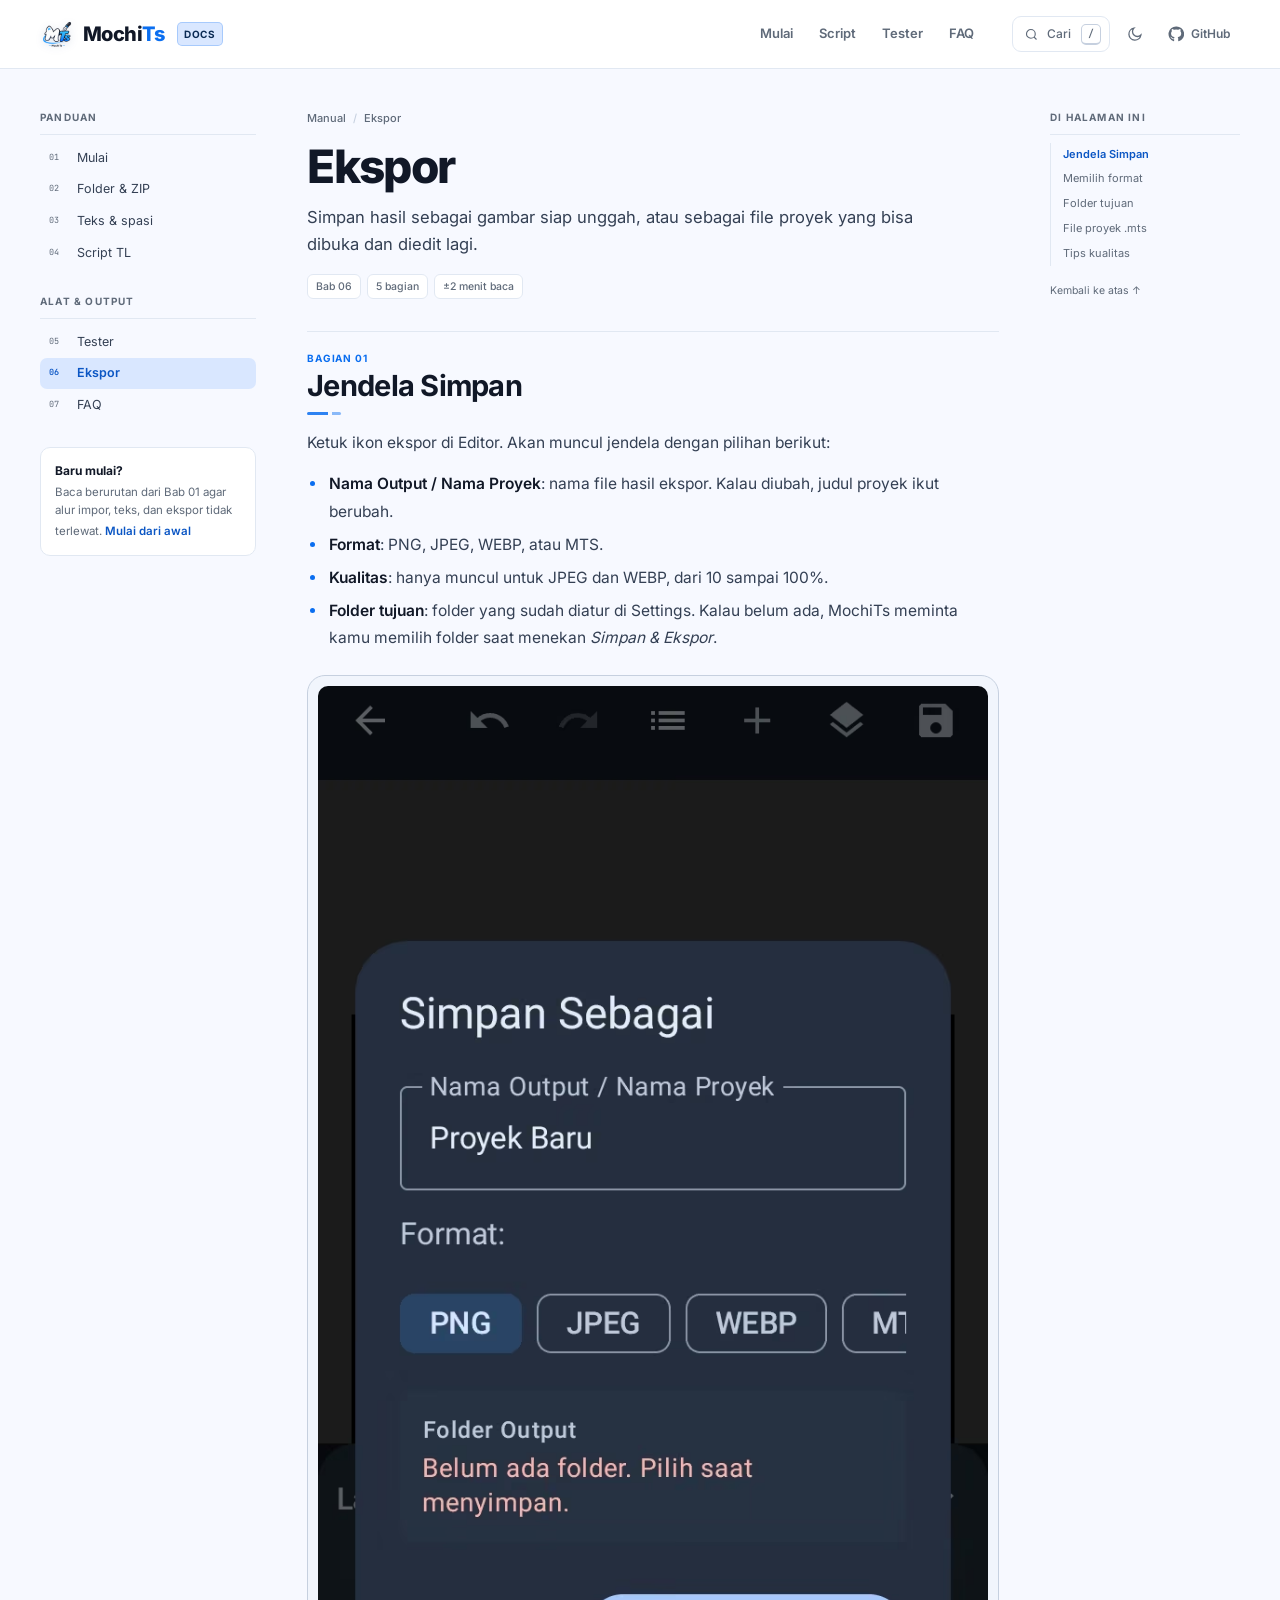
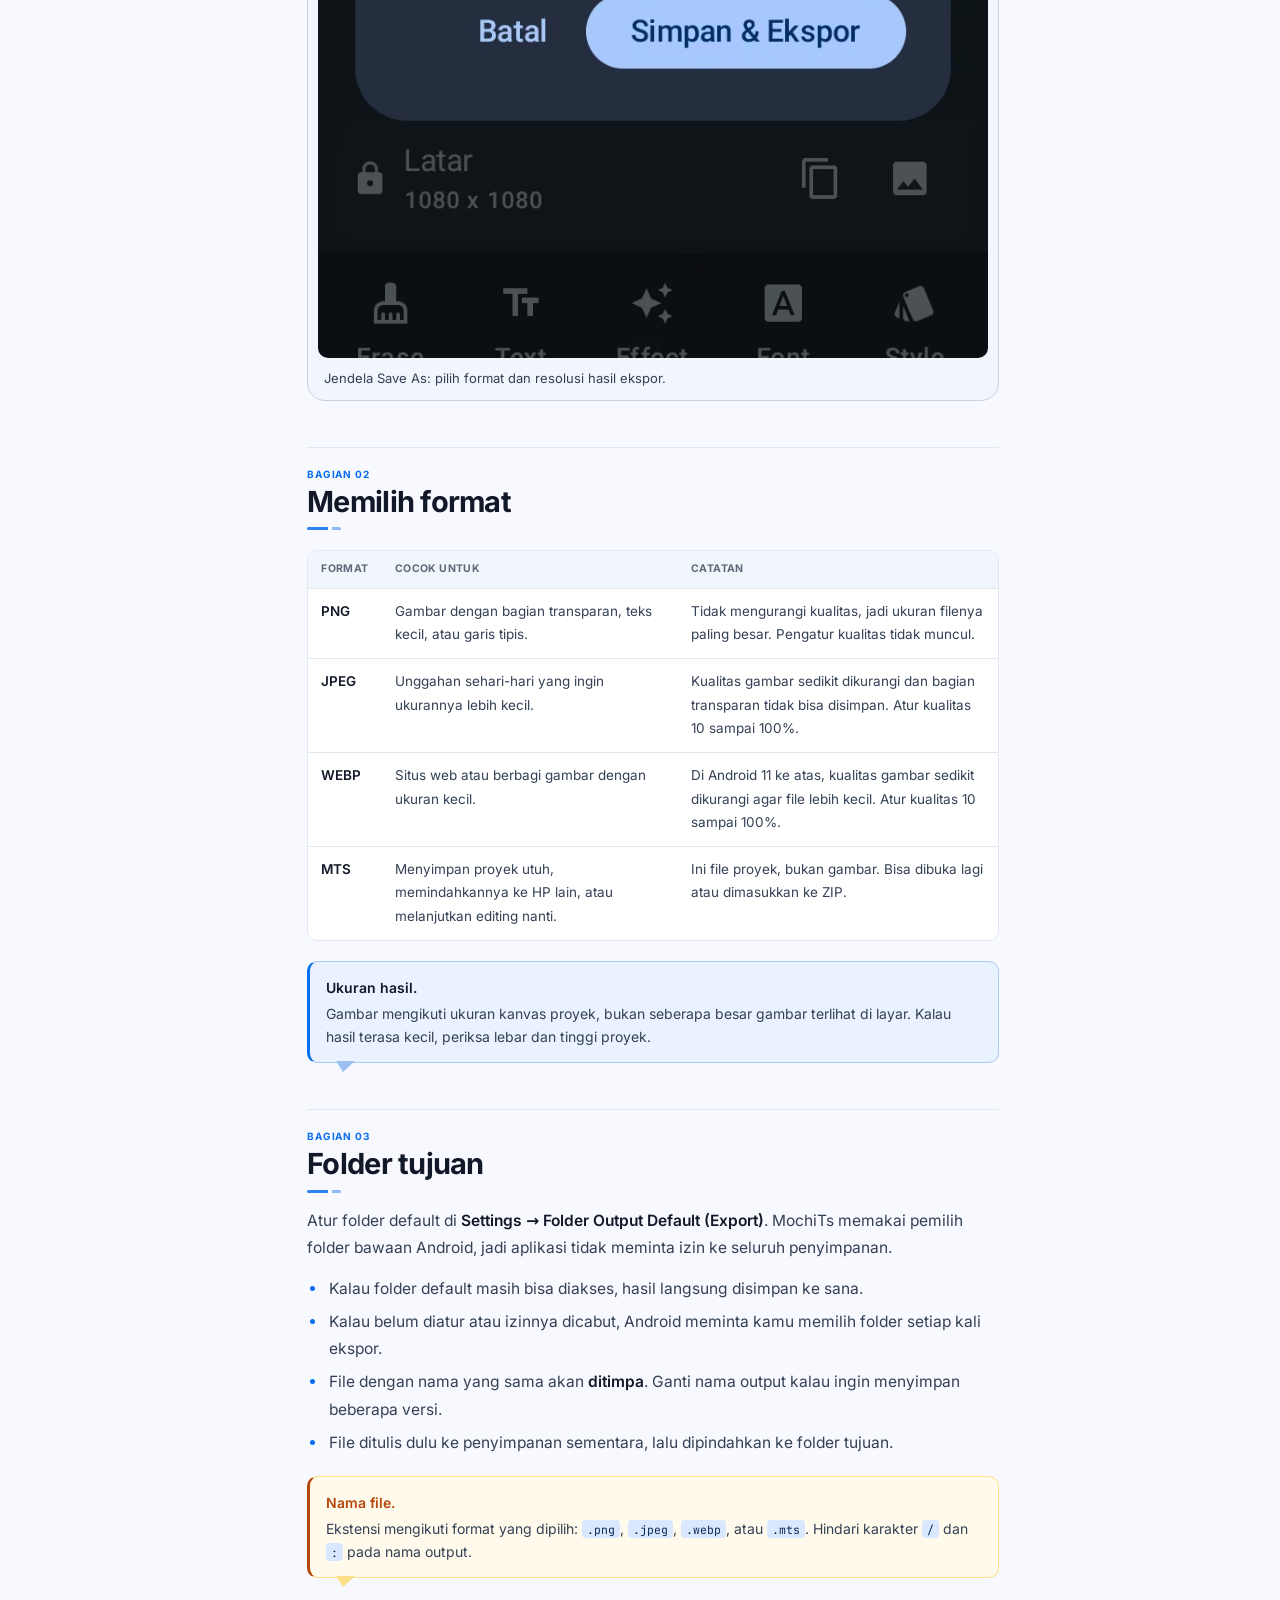
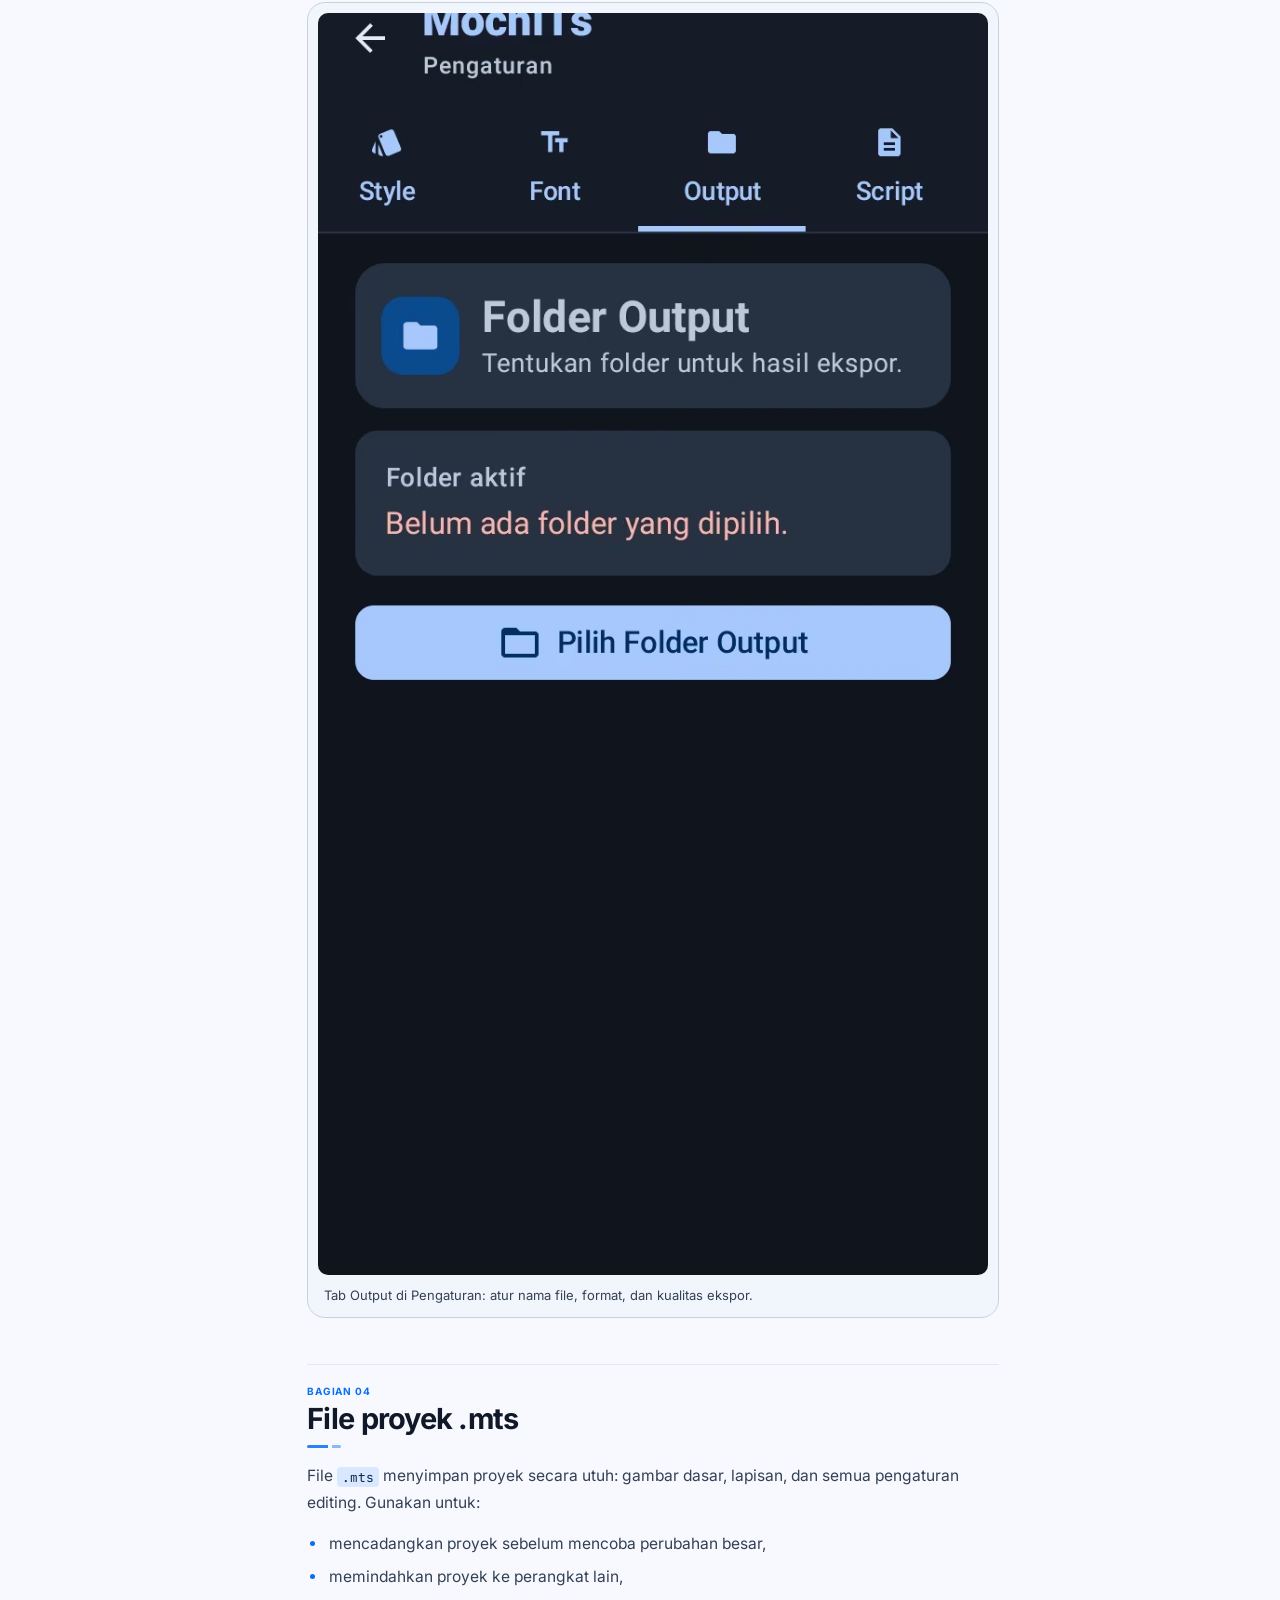
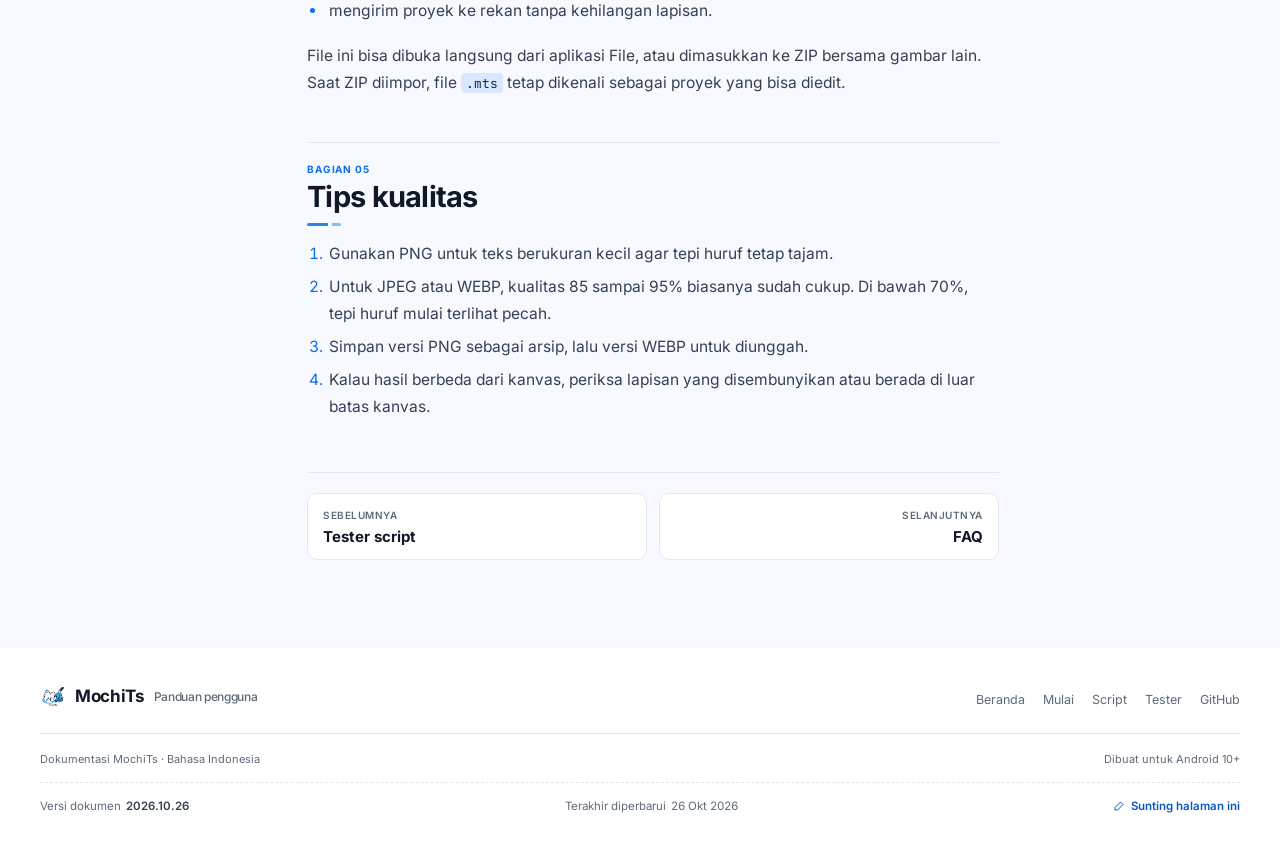
<file: ekspor.html>
<!DOCTYPE html>
<html lang="id">
<head>
  <meta charset="utf-8">
  <meta name="viewport" content="width=device-width, initial-scale=1">
  <title>Ekspor gambar & proyek | MochiTs Docs</title>
  <meta name="description" content="Menyimpan halaman MochiTs sebagai PNG, JPEG, atau WEBP, dan menyimpan file proyek yang masih bisa diedit.">
  <meta name="robots" content="index, follow, max-image-preview:large">
  <meta name="theme-color" content="#f7f9ff" media="(prefers-color-scheme: light)">
  <meta name="theme-color" content="#0f141d" media="(prefers-color-scheme: dark)">
  <link rel="canonical" href="https://mochits.my.id/ekspor.html">
  <meta property="og:type" content="article">
  <meta property="og:site_name" content="MochiTs Docs">
  <meta property="og:locale" content="id_ID">
  <meta property="og:title" content="Ekspor gambar & proyek | MochiTs Docs">
  <meta property="og:description" content="Menyimpan halaman MochiTs sebagai PNG, JPEG, atau WEBP, dan menyimpan file proyek yang masih bisa diedit.">
  <meta property="og:url" content="https://mochits.my.id/ekspor.html">
  <meta property="og:image" content="https://mochits.my.id/assets/og-cover.png">
  <meta property="og:image:width" content="1200">
  <meta property="og:image:height" content="630">
  <meta property="og:image:alt" content="Logo MochiTs dan tulisan Panduan MochiTs">
  <meta name="twitter:card" content="summary_large_image">
  <meta name="twitter:title" content="Ekspor gambar & proyek | MochiTs Docs">
  <meta name="twitter:description" content="Menyimpan halaman MochiTs sebagai PNG, JPEG, atau WEBP, dan menyimpan file proyek yang masih bisa diedit.">
  <meta name="twitter:image" content="https://mochits.my.id/assets/og-cover.png">
  <link rel="icon" href="assets/favicon-32.png" sizes="32x32" type="image/png">
  <link rel="icon" href="assets/icon-48.png" sizes="48x48" type="image/png">
  <link rel="icon" href="assets/icon-192.png" sizes="192x192" type="image/png">
  <link rel="apple-touch-icon" href="assets/apple-touch-icon.png">
  <link rel="manifest" href="site.webmanifest">
  <link rel="sitemap" type="application/xml" href="https://mochits.my.id/sitemap.xml">
  <link rel="preload" href="assets/fonts/inter-latin.woff2" as="font" type="font/woff2" crossorigin>
  <link rel="preload" href="assets/fonts/jetbrains-mono-latin.woff2" as="font" type="font/woff2" crossorigin>
  <script>
    (function () {
      var theme = "light";
      try {
        var saved = localStorage.getItem("mochits-theme");
        if (saved === "dark" || saved === "light") theme = saved;
        else if (window.matchMedia && window.matchMedia("(prefers-color-scheme: dark)").matches) theme = "dark";
      } catch (error) { /* penyimpanan diblokir */ }
      document.documentElement.setAttribute("data-theme", theme);
    })();
  </script>
  <link rel="stylesheet" href="assets/style.css">
  <script type="application/ld+json">
  {
    "@context": "https://schema.org",
    "@graph": [
            {
        "@type": "TechArticle",
        "@id": "https://mochits.my.id/ekspor.html#article",
        "headline": "Ekspor gambar & proyek | MochiTs Docs",
        "description": "Menyimpan halaman MochiTs sebagai PNG, JPEG, atau WEBP, dan menyimpan file proyek yang masih bisa diedit.",
        "url": "https://mochits.my.id/ekspor.html",
        "mainEntityOfPage": "https://mochits.my.id/ekspor.html",
        "inLanguage": "id",
        "isPartOf": { "@id": "https://mochits.my.id/#website" },
        "author": { "@type": "Organization", "name": "MochiTs" },
        "publisher": { "@type": "Organization", "name": "MochiTs", "logo": { "@type": "ImageObject", "url": "https://mochits.my.id/assets/icon-512.png" } },
        "datePublished": "2026-10-20",
        "dateModified": "2026-10-24"
      },
      {
        "@type": "BreadcrumbList",
        "itemListElement": [
          { "@type": "ListItem", "position": 1, "name": "Beranda", "item": "https://mochits.my.id/" },
          { "@type": "ListItem", "position": 2, "name": "Ekspor", "item": "https://mochits.my.id/ekspor.html" }
        ]
      }
    ]
  }
  </script>
</head>
<body class="has-progress" data-page="ekspor.html">
  <a class="skip-link" href="#main">Lewati ke konten</a>
  <header class="site-header">
    <div class="header-in">
      <a class="brand" href="index.html" aria-label="MochiTs Docs, beranda">
        <img class="brand-logo" src="assets/logo-mark.png" alt="" width="34" height="34">
        <span class="brand-word">Mochi<span>Ts</span></span>
        <span class="brand-tag">Docs</span>
      </a>
      <nav class="site-nav" aria-label="Utama">
        <a href="mulai.html">Mulai</a>
        <a href="script.html">Script</a>
        <a href="tester.html">Tester</a>
        <a href="faq.html">FAQ</a>
      </nav>
      <div class="header-tools">
        <button class="search-btn" type="button" aria-label="Cari dokumentasi">
          <svg viewBox="0 0 24 24" fill="none" stroke="currentColor" stroke-width="1.8" aria-hidden="true"><circle cx="11" cy="11" r="7"></circle><path d="m20 20-4-4"></path></svg>
          <span>Cari</span>
          <kbd>/</kbd>
        </button>
        <button class="theme-toggle" type="button" data-theme-toggle aria-label="Aktifkan mode gelap" title="Mode gelap">
          <svg class="i-moon" viewBox="0 0 24 24" fill="none" stroke="currentColor" stroke-width="1.8" aria-hidden="true"><path d="M21 12.8A8.5 8.5 0 1 1 11.2 3a6.5 6.5 0 0 0 9.8 9.8Z"></path></svg>
          <svg class="i-sun" viewBox="0 0 24 24" fill="none" stroke="currentColor" stroke-width="1.8" aria-hidden="true"><circle cx="12" cy="12" r="4"></circle><path d="M12 2v2M12 20v2M4.9 4.9l1.4 1.4M17.7 17.7l1.4 1.4M2 12h2M20 12h2M4.9 19.1l1.4-1.4M17.7 6.3l1.4-1.4"></path></svg>
        </button>
        <a class="header-link" href="https://github.com/Mochizhouuu/MochiTs" target="_blank" rel="noopener" aria-label="MochiTs di GitHub">
          <svg viewBox="0 0 24 24" fill="currentColor" aria-hidden="true"><path d="M12 .7a11.3 11.3 0 0 0-3.6 22c.6.1.8-.3.8-.6v-2.2c-3.2.7-3.9-1.4-3.9-1.4-.5-1.3-1.3-1.7-1.3-1.7-1-.7.1-.7.1-.7 1.1.1 1.7 1.2 1.7 1.2 1 1.8 2.7 1.3 3.4 1 .1-.8.4-1.3.7-1.6-2.6-.3-5.3-1.3-5.3-5.8 0-1.3.5-2.3 1.2-3.2-.1-.3-.5-1.5.1-3.1 0 0 1-.3 3.3 1.2a11 11 0 0 1 6 0c2.3-1.5 3.3-1.2 3.3-1.2.6 1.6.2 2.8.1 3.1.8.9 1.2 1.9 1.2 3.2 0 4.5-2.7 5.5-5.3 5.8.4.4.8 1.1.8 2.2v3.3c0 .3.2.7.8.6A11.3 11.3 0 0 0 12 .7Z"></path></svg>
          <span>GitHub</span>
        </a>
        <button class="menu-btn" type="button" aria-expanded="false" aria-controls="site-menu" aria-label="Buka menu">
          <span class="menu-btn-lines" aria-hidden="true"></span>
        </button>
      </div>
      <div class="reading-progress" aria-hidden="true"><span></span></div>
    </div>
  </header>


  <nav class="bottom-nav" aria-label="Navigasi utama">
    <a href="index.html" class="bottom-nav-item" data-nav="index.html">
      <span class="icon" aria-hidden="true"><svg viewBox="0 0 24 24" fill="none" stroke="currentColor" stroke-width="1.8"><path d="m3 12 9-9 9 9M5 10v10a1 1 0 0 0 1 1h4v-6h4v6h4a1 1 0 0 0 1-1V10"></path></svg></span>
      <span class="lbl">Beranda</span>
    </a>
    <a href="mulai.html" class="bottom-nav-item" data-nav="mulai.html">
      <span class="icon" aria-hidden="true"><svg viewBox="0 0 24 24" fill="none" stroke="currentColor" stroke-width="1.8"><path d="M4 5h16M4 12h16M4 19h10"></path></svg></span>
      <span class="lbl">Mulai</span>
    </a>
    <a href="teks.html" class="bottom-nav-item" data-nav="teks.html">
      <span class="icon" aria-hidden="true"><svg viewBox="0 0 24 24" fill="none" stroke="currentColor" stroke-width="1.8"><path d="M5 4h14M5 8h14M7 14h10M7 18h6"></path></svg></span>
      <span class="lbl">Teks</span>
    </a>
    <a href="script.html" class="bottom-nav-item" data-nav="script.html">
      <span class="icon" aria-hidden="true"><svg viewBox="0 0 24 24" fill="none" stroke="currentColor" stroke-width="1.8"><path d="m8 6-6 6 6 6M16 6l6 6-6 6"></path></svg></span>
      <span class="lbl">Script</span>
    </a>
    <button type="button" class="bottom-nav-item" data-nav-menu aria-haspopup="true" aria-expanded="false" aria-controls="site-menu">
      <span class="icon" aria-hidden="true"><svg viewBox="0 0 24 24" fill="none" stroke="currentColor" stroke-width="1.8"><path d="M4 4h7v7H4zM13 4h7v7h-7zM4 13h7v7H4zM13 13h7v7h-7z"></path></svg></span>
      <span class="lbl">Semua bab</span>
    </button>
  </nav>
  <div class="site-menu" id="site-menu" hidden>
    <div class="site-menu-in">
      <nav class="menu-group" aria-label="Isi panduan">
        <div class="menu-label">Isi panduan</div>
        <a href="mulai.html"><span class="no">01</span><span>Mulai</span><span class="desc">Pasang aplikasi, buat proyek, kenali layar editor.</span></a>
        <a href="folder-zip.html"><span class="no">02</span><span>Folder &amp; ZIP</span><span class="desc">Rapikan proyek dan impor satu chapter sekaligus.</span></a>
        <a href="teks.html"><span class="no">03</span><span>Teks &amp; spasi</span><span class="desc">Huruf, warna, efek, dan cara membersihkan balon.</span></a>
        <a href="script.html"><span class="no">04</span><span>Script TL</span><span class="desc">Ubah naskah terjemahan menjadi daftar balon.</span></a>
        <a href="tester.html"><span class="no">05</span><span>Tester</span><span class="desc">Coba naskah dan pemisah halaman langsung di browser.</span></a>
        <a href="ekspor.html" aria-current="page"><span class="no">06</span><span>Ekspor</span><span class="desc">Simpan gambar jadi atau file proyek yang bisa diedit.</span></a>
        <a href="faq.html"><span class="no">07</span><span>FAQ</span><span class="desc">Jawaban singkat untuk masalah yang sering muncul.</span></a>
      </nav>
      <div class="menu-foot">
        <button class="search-wide" type="button" aria-label="Buka pencarian">
          <span>Cari di dokumentasi</span>
          <span aria-hidden="true">/</span>
        </button>
        <a href="https://github.com/Mochizhouuu/MochiTs" target="_blank" rel="noopener">Kode aplikasi di GitHub</a>
        <a href="https://github.com/Mochizhouuu/MochiTs-Docs" target="_blank" rel="noopener">Sumber dokumentasi</a>
        <a href="changelog.html">Riwayat perubahan</a>
        <p class="menu-note">Semua halaman bisa dibaca tanpa akun. Proyekmu tetap tersimpan di perangkat.</p>
      </div>
    </div>
  </div>

  <div class="search-overlay" id="search-overlay" hidden>
    <div class="search-box" role="dialog" aria-modal="true" aria-labelledby="search-title">
      <div class="search-head">
        <svg viewBox="0 0 24 24" fill="none" stroke="currentColor" stroke-width="1.7" aria-hidden="true"><circle cx="11" cy="11" r="7"></circle><path d="m20 20-4-4"></path></svg>
        <h2 class="visually-hidden" id="search-title">Cari dokumentasi</h2>
        <input id="search-input" type="search" aria-label="Cari dokumentasi" placeholder="Cari bab, fitur, atau masalah..." autocomplete="off" spellcheck="false">
        <button class="search-close" type="button" data-search-close aria-label="Tutup pencarian">Esc</button>
      </div>
      <div class="search-results" id="search-results" aria-live="polite"></div>
      <div class="search-foot">
        <span id="search-summary">Mulai dari sini</span>
        <span>↑↓ pilih · ↵ buka · esc tutup</span>
      </div>
    </div>
  </div>

  <main class="docs-shell" id="main">
      <aside class="docs-side">
        <div class="side-label">Panduan</div>
        <nav class="side-nav" aria-label="Bab panduan">
        <a href="mulai.html"><span class="no">01</span><span>Mulai</span></a>
        <a href="folder-zip.html"><span class="no">02</span><span>Folder &amp; ZIP</span></a>
        <a href="teks.html"><span class="no">03</span><span>Teks &amp; spasi</span></a>
        <a href="script.html"><span class="no">04</span><span>Script TL</span></a>
        </nav>
        <div class="side-label">Alat &amp; output</div>
        <nav class="side-nav" aria-label="Alat dan output">
        <a href="tester.html"><span class="no">05</span><span>Tester</span></a>
        <a href="ekspor.html" class="active" aria-current="page"><span class="no">06</span><span>Ekspor</span></a>
        <a href="faq.html"><span class="no">07</span><span>FAQ</span></a>
        </nav>
        <div class="side-help">
          <strong>Baru mulai?</strong>
          Baca berurutan dari Bab 01 agar alur impor, teks, dan ekspor tidak terlewat.
          <a href="mulai.html">Mulai dari awal</a>
        </div>
      </aside>

    <article class="docs-article" aria-labelledby="doc-title">
      <header class="doc-masthead">
        <nav class="breadcrumb" aria-label="Breadcrumb">
          <a href="index.html">Manual</a><span class="sep">/</span><span>Ekspor</span>
        </nav>
        <h1 id="doc-title">Ekspor</h1>
        <p class="doc-lead">Simpan hasil sebagai gambar siap unggah, atau sebagai file proyek yang bisa dibuka dan diedit lagi.</p>
        <div class="doc-meta"><span>Bab 06</span><span>5 bagian</span><span>±2 menit baca</span></div>
      </header>

        <details class="mobile-toc">
          <summary>Daftar isi</summary>
          <div class="m-toc-body">
            <div class="m-toc-group">
              <span class="m-toc-label">Bagian</span>
            <a href="#dialog">Jendela Simpan</a>
            <a href="#format">Memilih format</a>
            <a href="#folder">Folder tujuan</a>
            <a href="#mts">File proyek .mts</a>
            <a href="#tips">Tips kualitas</a>

            </div>
          </div>
        </details>

      <div class="doc-body">
<h2 id="dialog">Jendela Simpan</h2>
      <p>Ketuk ikon ekspor di Editor. Akan muncul jendela dengan pilihan berikut:</p>
      <ul>
        <li><strong>Nama Output / Nama Proyek</strong>: nama file hasil ekspor. Kalau diubah, judul proyek ikut berubah.</li>
        <li><strong>Format</strong>: PNG, JPEG, WEBP, atau MTS.</li>
        <li><strong>Kualitas</strong>: hanya muncul untuk JPEG dan WEBP, dari 10 sampai 100%.</li>
        <li><strong>Folder tujuan</strong>: folder yang sudah diatur di Settings. Kalau belum ada, MochiTs meminta kamu memilih folder saat menekan <em>Simpan &amp; Ekspor</em>.</li>
      </ul>

      <figure class="shot">
        <div class="shot-view">
          <picture>
            <source srcset="assets/screens/save-as.avif" type="image/avif">
            <img class="shot-media" src="assets/screens/save-as.webp" width="720" height="1367" loading="lazy" decoding="async" alt="Jendela Save As MochiTs: pilihan folder tujuan, nama file, format ekspor (PNG, JPG, WEBP), dan opsi resolusi untuk hasil akhir.">
          </picture>
        </div>
        <figcaption class="shot-cap">Jendela Save As: pilih format dan resolusi hasil ekspor.</figcaption>
      </figure>


      <h2 id="format">Memilih format</h2>
      <div class="table-wrap">
        <table>
          <thead><tr><th>Format</th><th>Cocok untuk</th><th>Catatan</th></tr></thead>
          <tbody>
            <tr>
              <td><strong>PNG</strong></td>
              <td>Gambar dengan bagian transparan, teks kecil, atau garis tipis.</td>
              <td>Tidak mengurangi kualitas, jadi ukuran filenya paling besar. Pengatur kualitas tidak muncul.</td>
            </tr>
            <tr>
              <td><strong>JPEG</strong></td>
              <td>Unggahan sehari-hari yang ingin ukurannya lebih kecil.</td>
              <td>Kualitas gambar sedikit dikurangi dan bagian transparan tidak bisa disimpan. Atur kualitas 10 sampai 100%.</td>
            </tr>
            <tr>
              <td><strong>WEBP</strong></td>
              <td>Situs web atau berbagi gambar dengan ukuran kecil.</td>
              <td>Di Android 11 ke atas, kualitas gambar sedikit dikurangi agar file lebih kecil. Atur kualitas 10 sampai 100%.</td>
            </tr>
            <tr>
              <td><strong>MTS</strong></td>
              <td>Menyimpan proyek utuh, memindahkannya ke HP lain, atau melanjutkan editing nanti.</td>
              <td>Ini file proyek, bukan gambar. Bisa dibuka lagi atau dimasukkan ke ZIP.</td>
            </tr>
          </tbody>
        </table>
      </div>
      <div class="callout">
        <strong>Ukuran hasil.</strong> Gambar mengikuti ukuran kanvas proyek, bukan seberapa besar gambar terlihat di layar. Kalau hasil terasa kecil, periksa lebar dan tinggi proyek.
      </div>

      <h2 id="folder">Folder tujuan</h2>
      <p>Atur folder default di <strong>Settings → Folder Output Default (Export)</strong>. MochiTs memakai pemilih folder bawaan Android, jadi aplikasi tidak meminta izin ke seluruh penyimpanan.</p>
      <ul>
        <li>Kalau folder default masih bisa diakses, hasil langsung disimpan ke sana.</li>
        <li>Kalau belum diatur atau izinnya dicabut, Android meminta kamu memilih folder setiap kali ekspor.</li>
        <li>File dengan nama yang sama akan <strong>ditimpa</strong>. Ganti nama output kalau ingin menyimpan beberapa versi.</li>
        <li>File ditulis dulu ke penyimpanan sementara, lalu dipindahkan ke folder tujuan.</li>
      </ul>
      <div class="callout warn">
        <strong>Nama file.</strong> Ekstensi mengikuti format yang dipilih: <code>.png</code>, <code>.jpeg</code>, <code>.webp</code>, atau <code>.mts</code>. Hindari karakter <code>/</code> dan <code>:</code> pada nama output.
      </div>

      <figure class="shot">
        <div class="shot-view">
          <picture>
            <source srcset="assets/screens/pengaturan-output.avif" type="image/avif">
            <img class="shot-media" src="assets/screens/pengaturan-output.webp" width="720" height="1357" loading="lazy" decoding="async" alt="Layar Pengaturan tab Output MochiTs: opsi nama file otomatis, format ekspor, dan kualitas gambar saat menyimpan proyek.">
          </picture>
        </div>
        <figcaption class="shot-cap">Tab Output di Pengaturan: atur nama file, format, dan kualitas ekspor.</figcaption>
      </figure>


      <h2 id="mts">File proyek .mts</h2>
      <p>File <code>.mts</code> menyimpan proyek secara utuh: gambar dasar, lapisan, dan semua pengaturan editing. Gunakan untuk:</p>
      <ul>
        <li>mencadangkan proyek sebelum mencoba perubahan besar,</li>
        <li>memindahkan proyek ke perangkat lain,</li>
        <li>mengirim proyek ke rekan tanpa kehilangan lapisan.</li>
      </ul>
      <p>File ini bisa dibuka langsung dari aplikasi File, atau dimasukkan ke ZIP bersama gambar lain. Saat ZIP diimpor, file <code>.mts</code> tetap dikenali sebagai proyek yang bisa diedit.</p>

      <h2 id="tips">Tips kualitas</h2>
      <ol>
        <li>Gunakan PNG untuk teks berukuran kecil agar tepi huruf tetap tajam.</li>
        <li>Untuk JPEG atau WEBP, kualitas 85 sampai 95% biasanya sudah cukup. Di bawah 70%, tepi huruf mulai terlihat pecah.</li>
        <li>Simpan versi PNG sebagai arsip, lalu versi WEBP untuk diunggah.</li>
        <li>Kalau hasil berbeda dari kanvas, periksa lapisan yang disembunyikan atau berada di luar batas kanvas.</li>
      </ol>
      </div>

      <nav class="doc-pager" aria-label="Navigasi bab">
        <a class="prev" href="tester.html"><span class="lbl">Sebelumnya</span><span class="ttl">Tester script</span></a>
        <a class="next" href="faq.html"><span class="lbl">Selanjutnya</span><span class="ttl">FAQ</span></a>
      </nav>
    </article>

    <aside class="docs-toc">
      <div class="side-label">Di halaman ini</div>
      <nav class="toc-nav" aria-label="Di halaman ini">
          <a href="#dialog">Jendela Simpan</a>
          <a href="#format">Memilih format</a>
          <a href="#folder">Folder tujuan</a>
          <a href="#mts">File proyek .mts</a>
          <a href="#tips">Tips kualitas</a>
      </nav>
      <a class="toc-top" href="#main">Kembali ke atas ↑</a>
    </aside>
  </main>

  <footer class="site-footer">
    <div class="wrap">
      <div class="footer-in">
        <div class="footer-brand"><img src="assets/logo-mark.png" alt="" width="26" height="26">MochiTs <span>Panduan pengguna</span></div>
        <div class="footer-links">
          <a href="index.html">Beranda</a>
          <a href="mulai.html">Mulai</a>
          <a href="script.html">Script</a>
          <a href="tester.html">Tester</a>
          <a href="https://github.com/Mochizhouuu/MochiTs" target="_blank" rel="noopener">GitHub</a>
        </div>
      </div>
      <div class="footer-note">
        <span>Dokumentasi MochiTs · Bahasa Indonesia</span>
        <span>Dibuat untuk Android 10+</span>
      </div>
      <div class="footer-meta">
        <span>Versi dokumen <b>2026.10.26</b></span>
        <span>Terakhir diperbarui <time datetime="2026-10-26">26 Okt 2026</time></span>
        <a class="meta-edit" href="https://github.com/Mochizhouuu/MochiTs-Docs/edit/main/ekspor.html" target="_blank" rel="noopener">
          <svg viewBox="0 0 24 24" width="12" height="12" fill="none" stroke="currentColor" stroke-width="2" aria-hidden="true"><path d="m15 4 5 5L9 20H4v-5Z"></path></svg>Sunting halaman ini
        </a>
      </div>
    </div>
  </footer>
  <script src="assets/app.js"></script>
</body>
</html>
</file>
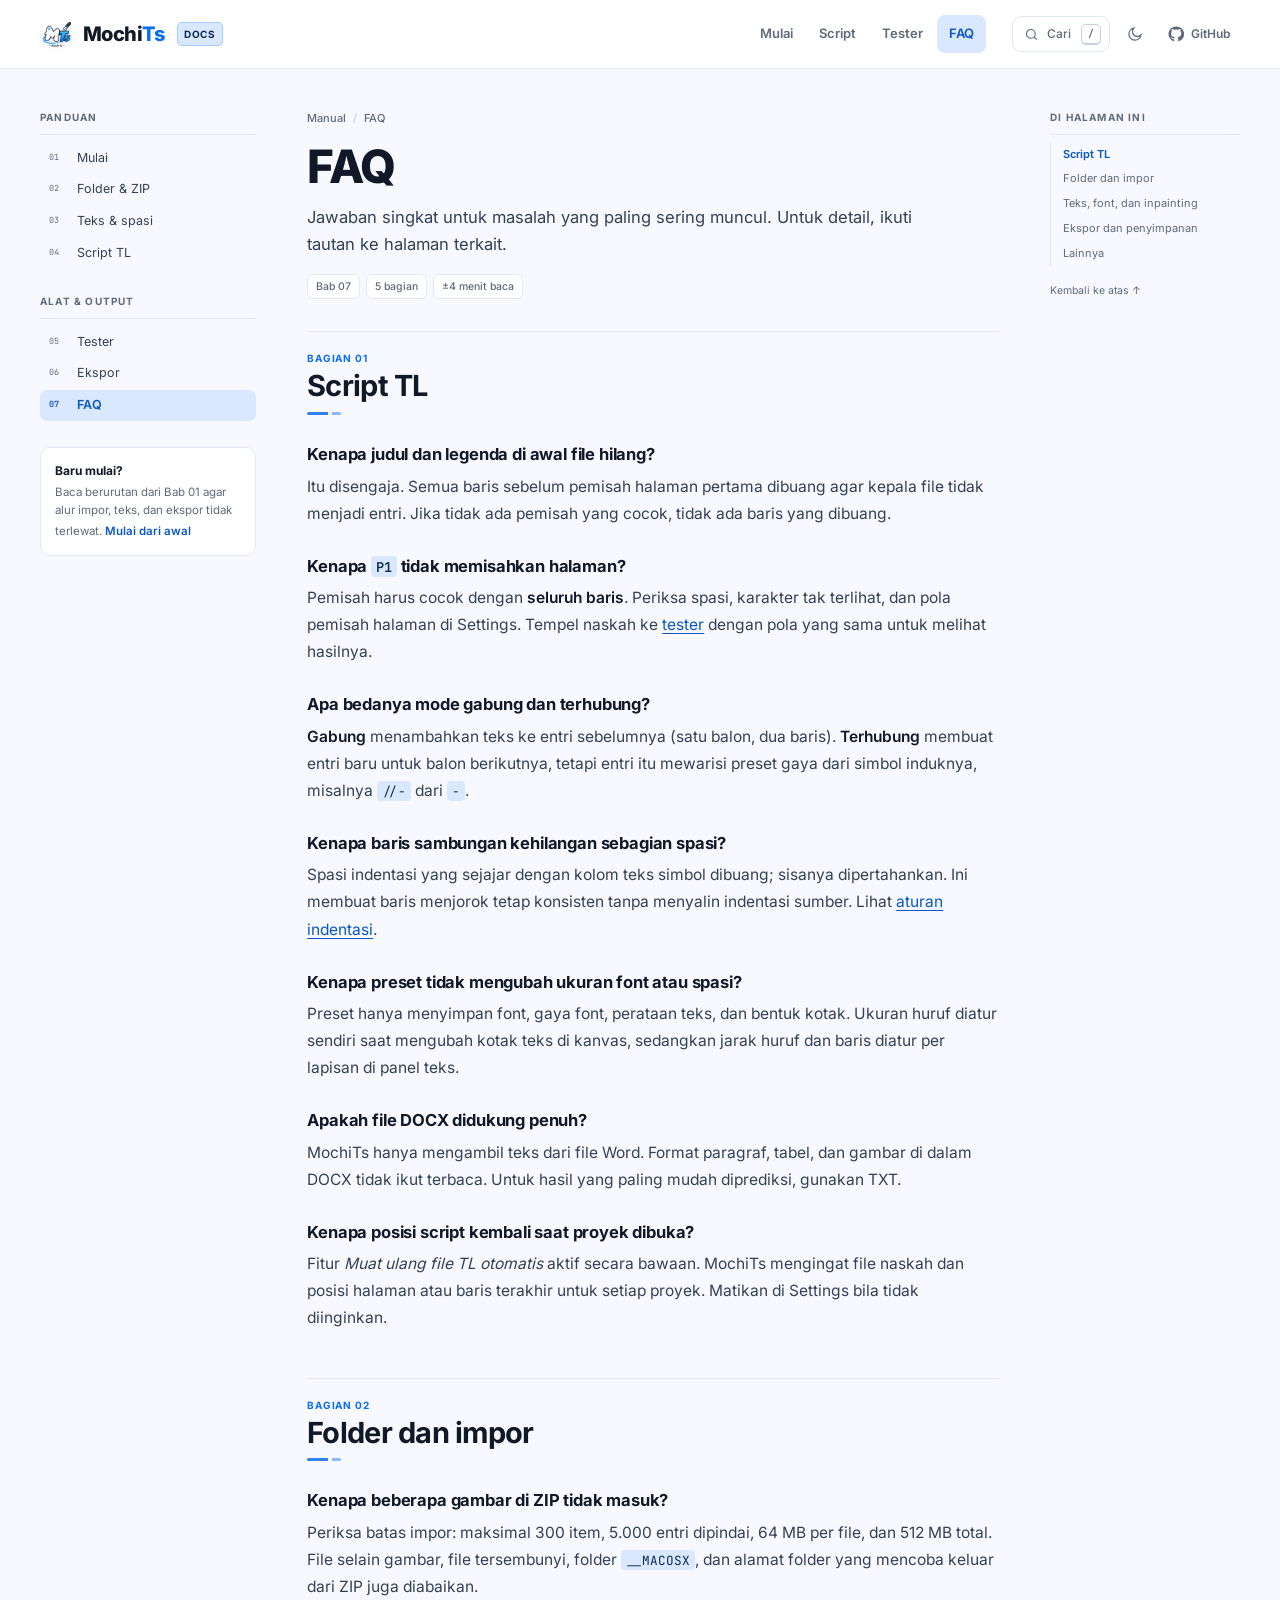
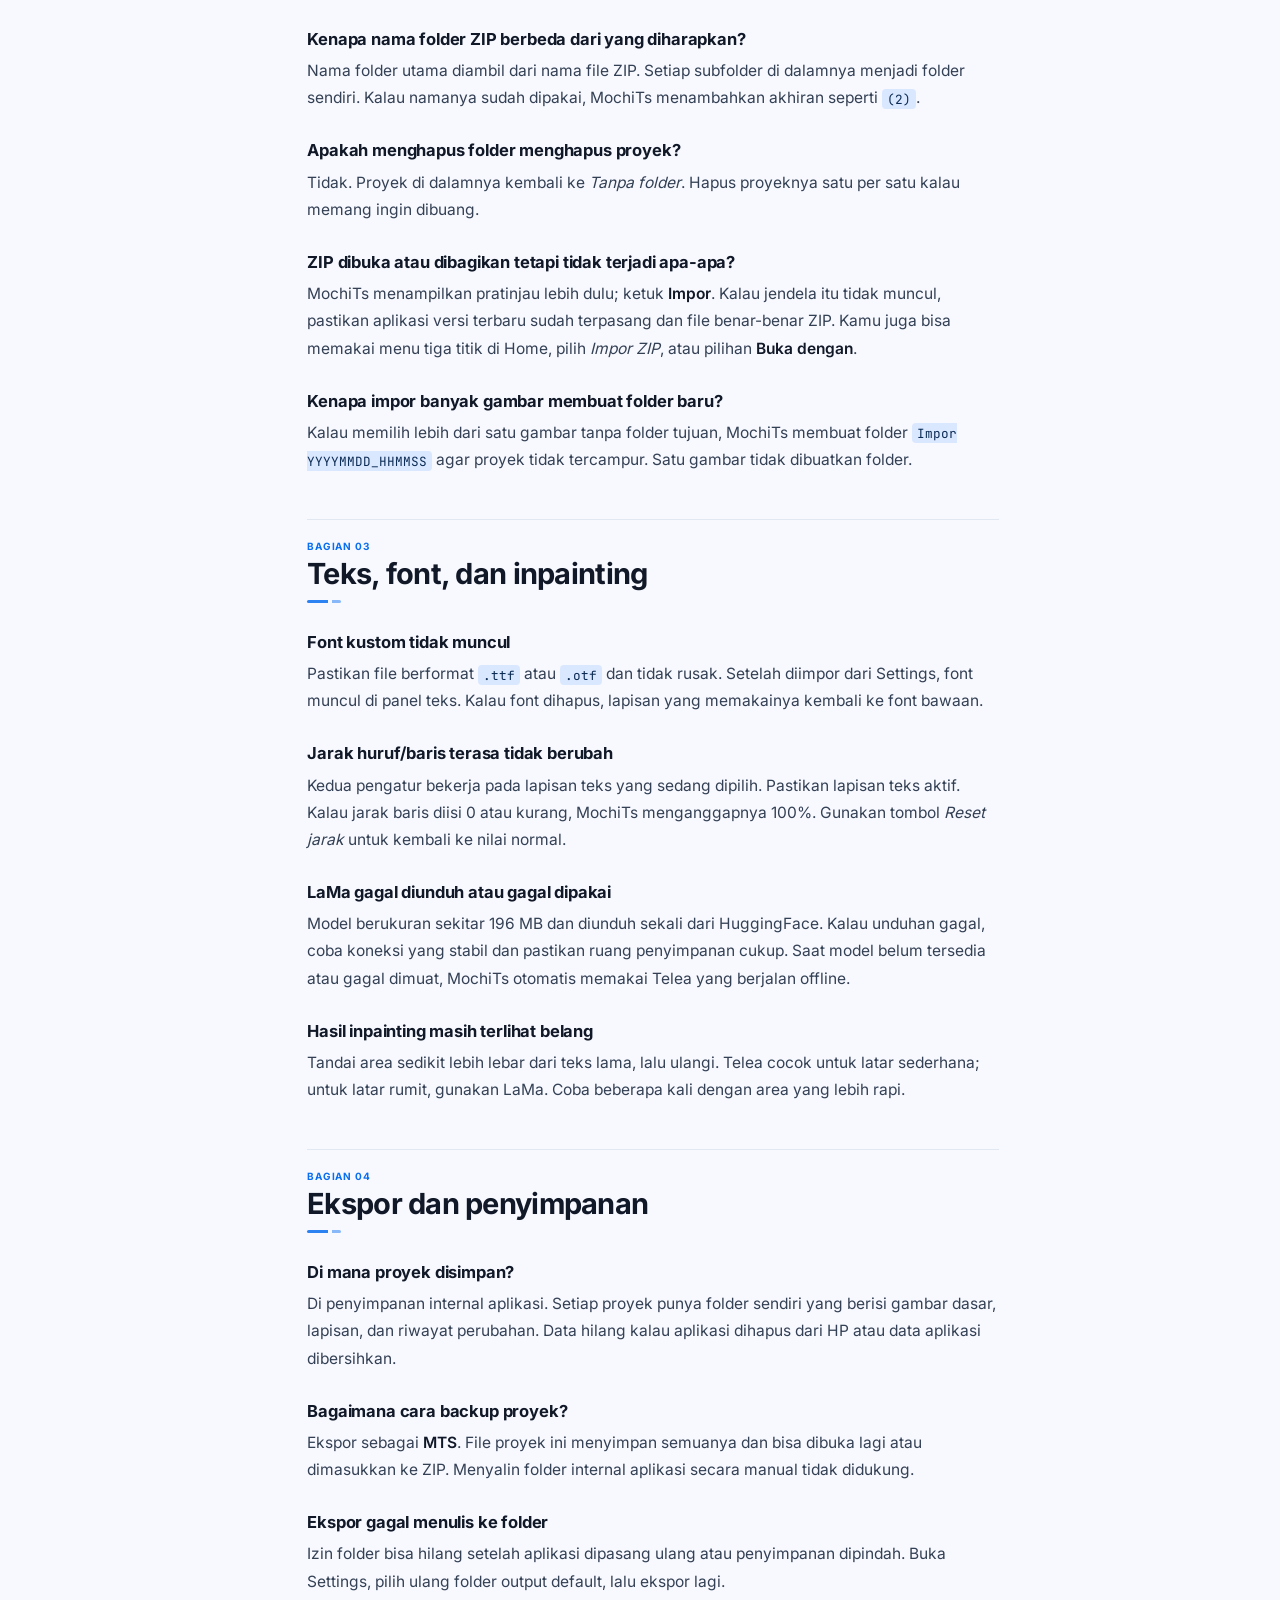
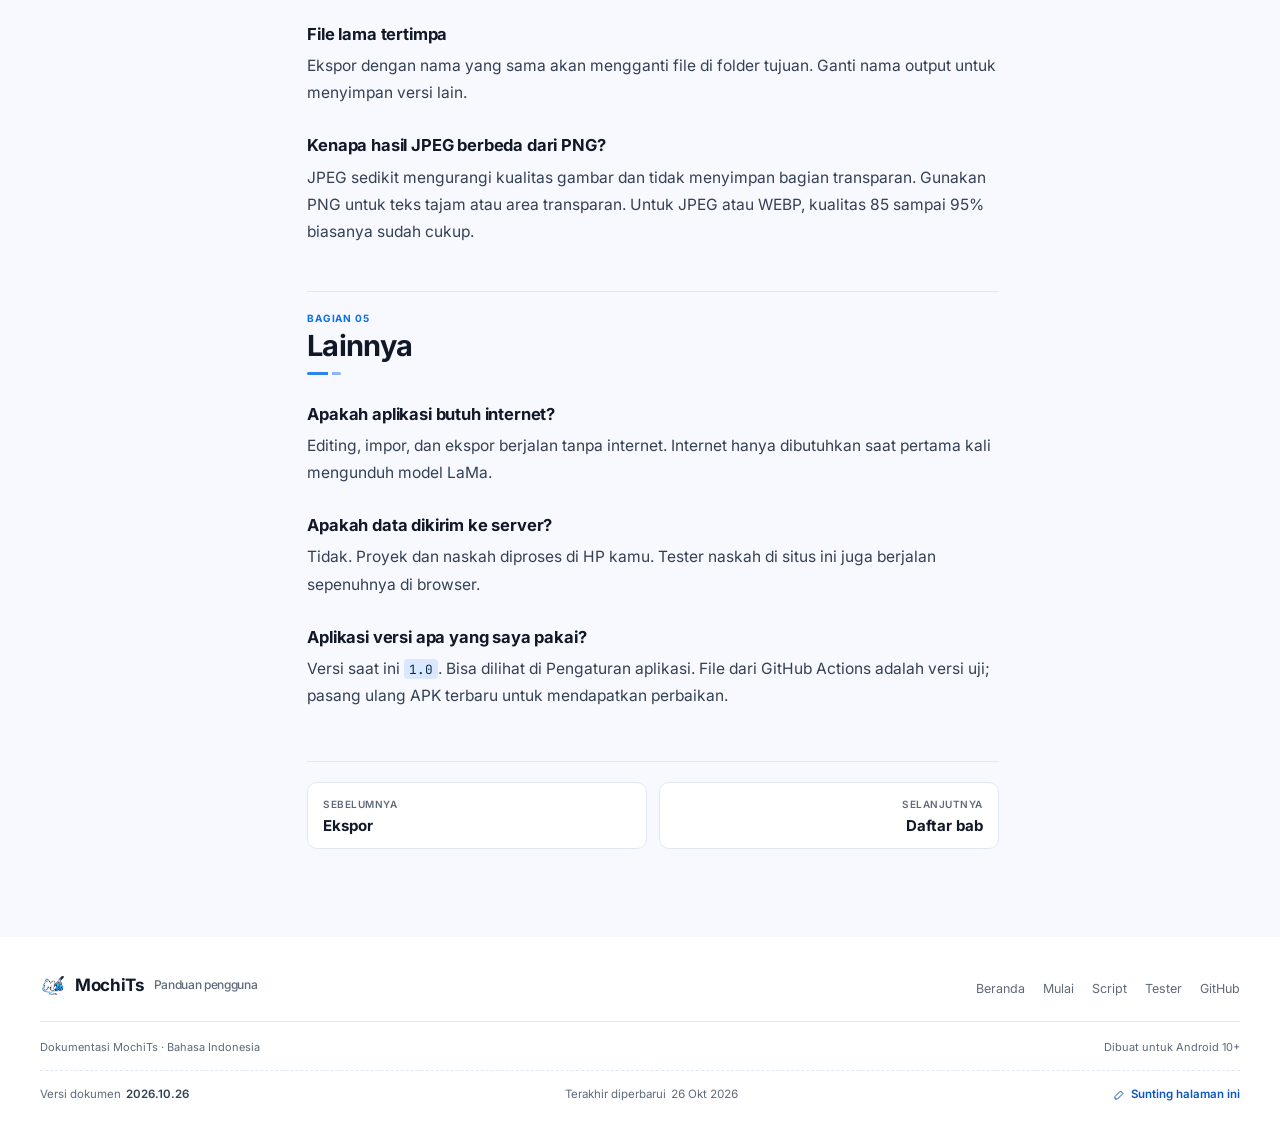
<file: faq.html>
<!DOCTYPE html>
<html lang="id">
<head>
  <meta charset="utf-8">
  <meta name="viewport" content="width=device-width, initial-scale=1">
  <title>FAQ | MochiTs Docs</title>
  <meta name="description" content="Jawaban singkat untuk pertanyaan umum tentang Script TL, impor ZIP, font, LaMa, ekspor, dan penyimpanan data MochiTs.">
  <meta name="robots" content="index, follow, max-image-preview:large">
  <meta name="theme-color" content="#f7f9ff" media="(prefers-color-scheme: light)">
  <meta name="theme-color" content="#0f141d" media="(prefers-color-scheme: dark)">
  <link rel="canonical" href="https://mochits.my.id/faq.html">
  <meta property="og:type" content="article">
  <meta property="og:site_name" content="MochiTs Docs">
  <meta property="og:locale" content="id_ID">
  <meta property="og:title" content="FAQ | MochiTs Docs">
  <meta property="og:description" content="Jawaban singkat untuk pertanyaan umum tentang Script TL, impor ZIP, font, LaMa, ekspor, dan penyimpanan data MochiTs.">
  <meta property="og:url" content="https://mochits.my.id/faq.html">
  <meta property="og:image" content="https://mochits.my.id/assets/og-cover.png">
  <meta property="og:image:width" content="1200">
  <meta property="og:image:height" content="630">
  <meta property="og:image:alt" content="Logo MochiTs dan tulisan Panduan MochiTs">
  <meta name="twitter:card" content="summary_large_image">
  <meta name="twitter:title" content="FAQ | MochiTs Docs">
  <meta name="twitter:description" content="Jawaban singkat untuk pertanyaan umum tentang Script TL, impor ZIP, font, LaMa, ekspor, dan penyimpanan data MochiTs.">
  <meta name="twitter:image" content="https://mochits.my.id/assets/og-cover.png">
  <link rel="icon" href="assets/favicon-32.png" sizes="32x32" type="image/png">
  <link rel="icon" href="assets/icon-48.png" sizes="48x48" type="image/png">
  <link rel="icon" href="assets/icon-192.png" sizes="192x192" type="image/png">
  <link rel="apple-touch-icon" href="assets/apple-touch-icon.png">
  <link rel="manifest" href="site.webmanifest">
  <link rel="sitemap" type="application/xml" href="https://mochits.my.id/sitemap.xml">
  <link rel="preload" href="assets/fonts/inter-latin.woff2" as="font" type="font/woff2" crossorigin>
  <link rel="preload" href="assets/fonts/jetbrains-mono-latin.woff2" as="font" type="font/woff2" crossorigin>
  <script>
    (function () {
      var theme = "light";
      try {
        var saved = localStorage.getItem("mochits-theme");
        if (saved === "dark" || saved === "light") theme = saved;
        else if (window.matchMedia && window.matchMedia("(prefers-color-scheme: dark)").matches) theme = "dark";
      } catch (error) { /* penyimpanan diblokir */ }
      document.documentElement.setAttribute("data-theme", theme);
    })();
  </script>
  <link rel="stylesheet" href="assets/style.css">
  <script type="application/ld+json">
  {
    "@context": "https://schema.org",
    "@graph": [
      {
        "@type": "FAQPage",
        "@id": "https://mochits.my.id/faq.html#faq",
        "url": "https://mochits.my.id/faq.html",
        "name": "FAQ | MochiTs Docs",
        "description": "Jawaban singkat untuk pertanyaan umum tentang Script TL, impor ZIP, font, LaMa, ekspor, dan penyimpanan data MochiTs.",
        "inLanguage": "id",
        "isPartOf": {
          "@id": "https://mochits.my.id/#website"
        },
        "dateModified": "2026-10-24",
        "mainEntity": [
          {
            "@type": "Question",
            "name": "Kenapa judul dan legenda di awal file hilang?",
            "acceptedAnswer": {
              "@type": "Answer",
              "text": "Itu disengaja. Semua baris sebelum pemisah halaman pertama dibuang agar kepala file tidak menjadi entri. Jika tidak ada pemisah yang cocok, tidak ada baris yang dibuang."
            }
          },
          {
            "@type": "Question",
            "name": "Kenapa P1 tidak memisahkan halaman?",
            "acceptedAnswer": {
              "@type": "Answer",
              "text": "Pemisah harus cocok dengan seluruh baris. Periksa spasi, karakter tak terlihat, dan pola pemisah halaman di Settings. Tempel naskah ke tester dengan pola yang sama untuk melihat hasilnya."
            }
          },
          {
            "@type": "Question",
            "name": "Apa bedanya mode gabung dan terhubung?",
            "acceptedAnswer": {
              "@type": "Answer",
              "text": "Gabung menambahkan teks ke entri sebelumnya (satu balon, dua baris). Terhubung membuat entri baru untuk balon berikutnya, tetapi entri itu mewarisi preset gaya dari simbol induknya, misalnya //- dari -."
            }
          },
          {
            "@type": "Question",
            "name": "Kenapa baris sambungan kehilangan sebagian spasi?",
            "acceptedAnswer": {
              "@type": "Answer",
              "text": "Spasi indentasi yang sejajar dengan kolom teks simbol dibuang; sisanya dipertahankan. Ini membuat baris menjorok tetap konsisten tanpa menyalin indentasi sumber. Lihat aturan indentasi."
            }
          },
          {
            "@type": "Question",
            "name": "Kenapa preset tidak mengubah ukuran font atau spasi?",
            "acceptedAnswer": {
              "@type": "Answer",
              "text": "Preset hanya menyimpan font, gaya font, perataan teks, dan bentuk kotak. Ukuran huruf diatur sendiri saat mengubah kotak teks di kanvas, sedangkan jarak huruf dan baris diatur per lapisan di panel teks."
            }
          },
          {
            "@type": "Question",
            "name": "Apakah file DOCX didukung penuh?",
            "acceptedAnswer": {
              "@type": "Answer",
              "text": "MochiTs hanya mengambil teks dari file Word. Format paragraf, tabel, dan gambar di dalam DOCX tidak ikut terbaca. Untuk hasil yang paling mudah diprediksi, gunakan TXT."
            }
          },
          {
            "@type": "Question",
            "name": "Kenapa posisi script kembali saat proyek dibuka?",
            "acceptedAnswer": {
              "@type": "Answer",
              "text": "Fitur Muat ulang file TL otomatis aktif secara bawaan. MochiTs mengingat file naskah dan posisi halaman atau baris terakhir untuk setiap proyek. Matikan di Settings bila tidak diinginkan."
            }
          },
          {
            "@type": "Question",
            "name": "Kenapa beberapa gambar di ZIP tidak masuk?",
            "acceptedAnswer": {
              "@type": "Answer",
              "text": "Periksa batas impor: maksimal 300 item, 5.000 entri dipindai, 64 MB per file, dan 512 MB total. File selain gambar, file tersembunyi, folder __MACOSX, dan alamat folder yang mencoba keluar dari ZIP juga diabaikan."
            }
          },
          {
            "@type": "Question",
            "name": "Kenapa nama folder ZIP berbeda dari yang diharapkan?",
            "acceptedAnswer": {
              "@type": "Answer",
              "text": "Nama folder utama diambil dari nama file ZIP. Setiap subfolder di dalamnya menjadi folder sendiri. Kalau namanya sudah dipakai, MochiTs menambahkan akhiran seperti (2)."
            }
          },
          {
            "@type": "Question",
            "name": "Apakah menghapus folder menghapus proyek?",
            "acceptedAnswer": {
              "@type": "Answer",
              "text": "Tidak. Proyek di dalamnya kembali ke Tanpa folder. Hapus proyeknya satu per satu kalau memang ingin dibuang."
            }
          },
          {
            "@type": "Question",
            "name": "ZIP dibuka atau dibagikan tetapi tidak terjadi apa-apa?",
            "acceptedAnswer": {
              "@type": "Answer",
              "text": "MochiTs menampilkan pratinjau lebih dulu; ketuk Impor. Kalau jendela itu tidak muncul, pastikan aplikasi versi terbaru sudah terpasang dan file benar-benar ZIP. Kamu juga bisa memakai menu tiga titik di Home, pilih Impor ZIP, atau pilihan Buka dengan."
            }
          },
          {
            "@type": "Question",
            "name": "Kenapa impor banyak gambar membuat folder baru?",
            "acceptedAnswer": {
              "@type": "Answer",
              "text": "Kalau memilih lebih dari satu gambar tanpa folder tujuan, MochiTs membuat folder Impor YYYYMMDD_HHMMSS agar proyek tidak tercampur. Satu gambar tidak dibuatkan folder."
            }
          },
          {
            "@type": "Question",
            "name": "Font kustom tidak muncul",
            "acceptedAnswer": {
              "@type": "Answer",
              "text": "Pastikan file berformat .ttf atau .otf dan tidak rusak. Setelah diimpor dari Settings, font muncul di panel teks. Kalau font dihapus, lapisan yang memakainya kembali ke font bawaan."
            }
          },
          {
            "@type": "Question",
            "name": "Jarak huruf/baris terasa tidak berubah",
            "acceptedAnswer": {
              "@type": "Answer",
              "text": "Kedua pengatur bekerja pada lapisan teks yang sedang dipilih. Pastikan lapisan teks aktif. Kalau jarak baris diisi 0 atau kurang, MochiTs menganggapnya 100%. Gunakan tombol Reset jarak untuk kembali ke nilai normal."
            }
          },
          {
            "@type": "Question",
            "name": "LaMa gagal diunduh atau gagal dipakai",
            "acceptedAnswer": {
              "@type": "Answer",
              "text": "Model berukuran sekitar 196 MB dan diunduh sekali dari HuggingFace. Kalau unduhan gagal, coba koneksi yang stabil dan pastikan ruang penyimpanan cukup. Saat model belum tersedia atau gagal dimuat, MochiTs otomatis memakai Telea yang berjalan offline."
            }
          },
          {
            "@type": "Question",
            "name": "Hasil inpainting masih terlihat belang",
            "acceptedAnswer": {
              "@type": "Answer",
              "text": "Tandai area sedikit lebih lebar dari teks lama, lalu ulangi. Telea cocok untuk latar sederhana; untuk latar rumit, gunakan LaMa. Coba beberapa kali dengan area yang lebih rapi."
            }
          },
          {
            "@type": "Question",
            "name": "Di mana proyek disimpan?",
            "acceptedAnswer": {
              "@type": "Answer",
              "text": "Di penyimpanan internal aplikasi. Setiap proyek punya folder sendiri yang berisi gambar dasar, lapisan, dan riwayat perubahan. Data hilang kalau aplikasi dihapus dari HP atau data aplikasi dibersihkan."
            }
          },
          {
            "@type": "Question",
            "name": "Bagaimana cara backup proyek?",
            "acceptedAnswer": {
              "@type": "Answer",
              "text": "Ekspor sebagai MTS. File proyek ini menyimpan semuanya dan bisa dibuka lagi atau dimasukkan ke ZIP. Menyalin folder internal aplikasi secara manual tidak didukung."
            }
          },
          {
            "@type": "Question",
            "name": "Ekspor gagal menulis ke folder",
            "acceptedAnswer": {
              "@type": "Answer",
              "text": "Izin folder bisa hilang setelah aplikasi dipasang ulang atau penyimpanan dipindah. Buka Settings, pilih ulang folder output default, lalu ekspor lagi."
            }
          },
          {
            "@type": "Question",
            "name": "File lama tertimpa",
            "acceptedAnswer": {
              "@type": "Answer",
              "text": "Ekspor dengan nama yang sama akan mengganti file di folder tujuan. Ganti nama output untuk menyimpan versi lain."
            }
          },
          {
            "@type": "Question",
            "name": "Kenapa hasil JPEG berbeda dari PNG?",
            "acceptedAnswer": {
              "@type": "Answer",
              "text": "JPEG sedikit mengurangi kualitas gambar dan tidak menyimpan bagian transparan. Gunakan PNG untuk teks tajam atau area transparan. Untuk JPEG atau WEBP, kualitas 85 sampai 95% biasanya sudah cukup."
            }
          },
          {
            "@type": "Question",
            "name": "Apakah aplikasi butuh internet?",
            "acceptedAnswer": {
              "@type": "Answer",
              "text": "Editing, impor, dan ekspor berjalan tanpa internet. Internet hanya dibutuhkan saat pertama kali mengunduh model LaMa."
            }
          },
          {
            "@type": "Question",
            "name": "Apakah data dikirim ke server?",
            "acceptedAnswer": {
              "@type": "Answer",
              "text": "Tidak. Proyek dan naskah diproses di HP kamu. Tester naskah di situs ini juga berjalan sepenuhnya di browser."
            }
          },
          {
            "@type": "Question",
            "name": "Aplikasi versi apa yang saya pakai?",
            "acceptedAnswer": {
              "@type": "Answer",
              "text": "Versi saat ini 1.0. Bisa dilihat di Pengaturan aplikasi. File dari GitHub Actions adalah versi uji; pasang ulang APK terbaru untuk mendapatkan perbaikan."
            }
          }
        ]
      },
      {
        "@type": "BreadcrumbList",
        "itemListElement": [
          {
            "@type": "ListItem",
            "position": 1,
            "name": "Beranda",
            "item": "https://mochits.my.id/"
          },
          {
            "@type": "ListItem",
            "position": 2,
            "name": "FAQ",
            "item": "https://mochits.my.id/faq.html"
          }
        ]
      }
    ]
  }
  </script>
</head>
<body class="has-progress" data-page="faq.html">
  <a class="skip-link" href="#main">Lewati ke konten</a>
  <header class="site-header">
    <div class="header-in">
      <a class="brand" href="index.html" aria-label="MochiTs Docs, beranda">
        <img class="brand-logo" src="assets/logo-mark.png" alt="" width="34" height="34">
        <span class="brand-word">Mochi<span>Ts</span></span>
        <span class="brand-tag">Docs</span>
      </a>
      <nav class="site-nav" aria-label="Utama">
        <a href="mulai.html">Mulai</a>
        <a href="script.html">Script</a>
        <a href="tester.html">Tester</a>
        <a href="faq.html">FAQ</a>
      </nav>
      <div class="header-tools">
        <button class="search-btn" type="button" aria-label="Cari dokumentasi">
          <svg viewBox="0 0 24 24" fill="none" stroke="currentColor" stroke-width="1.8" aria-hidden="true"><circle cx="11" cy="11" r="7"></circle><path d="m20 20-4-4"></path></svg>
          <span>Cari</span>
          <kbd>/</kbd>
        </button>
        <button class="theme-toggle" type="button" data-theme-toggle aria-label="Aktifkan mode gelap" title="Mode gelap">
          <svg class="i-moon" viewBox="0 0 24 24" fill="none" stroke="currentColor" stroke-width="1.8" aria-hidden="true"><path d="M21 12.8A8.5 8.5 0 1 1 11.2 3a6.5 6.5 0 0 0 9.8 9.8Z"></path></svg>
          <svg class="i-sun" viewBox="0 0 24 24" fill="none" stroke="currentColor" stroke-width="1.8" aria-hidden="true"><circle cx="12" cy="12" r="4"></circle><path d="M12 2v2M12 20v2M4.9 4.9l1.4 1.4M17.7 17.7l1.4 1.4M2 12h2M20 12h2M4.9 19.1l1.4-1.4M17.7 6.3l1.4-1.4"></path></svg>
        </button>
        <a class="header-link" href="https://github.com/Mochizhouuu/MochiTs" target="_blank" rel="noopener" aria-label="MochiTs di GitHub">
          <svg viewBox="0 0 24 24" fill="currentColor" aria-hidden="true"><path d="M12 .7a11.3 11.3 0 0 0-3.6 22c.6.1.8-.3.8-.6v-2.2c-3.2.7-3.9-1.4-3.9-1.4-.5-1.3-1.3-1.7-1.3-1.7-1-.7.1-.7.1-.7 1.1.1 1.7 1.2 1.7 1.2 1 1.8 2.7 1.3 3.4 1 .1-.8.4-1.3.7-1.6-2.6-.3-5.3-1.3-5.3-5.8 0-1.3.5-2.3 1.2-3.2-.1-.3-.5-1.5.1-3.1 0 0 1-.3 3.3 1.2a11 11 0 0 1 6 0c2.3-1.5 3.3-1.2 3.3-1.2.6 1.6.2 2.8.1 3.1.8.9 1.2 1.9 1.2 3.2 0 4.5-2.7 5.5-5.3 5.8.4.4.8 1.1.8 2.2v3.3c0 .3.2.7.8.6A11.3 11.3 0 0 0 12 .7Z"></path></svg>
          <span>GitHub</span>
        </a>
        <button class="menu-btn" type="button" aria-expanded="false" aria-controls="site-menu" aria-label="Buka menu">
          <span class="menu-btn-lines" aria-hidden="true"></span>
        </button>
      </div>
      <div class="reading-progress" aria-hidden="true"><span></span></div>
    </div>
  </header>


  <nav class="bottom-nav" aria-label="Navigasi utama">
    <a href="index.html" class="bottom-nav-item" data-nav="index.html">
      <span class="icon" aria-hidden="true"><svg viewBox="0 0 24 24" fill="none" stroke="currentColor" stroke-width="1.8"><path d="m3 12 9-9 9 9M5 10v10a1 1 0 0 0 1 1h4v-6h4v6h4a1 1 0 0 0 1-1V10"></path></svg></span>
      <span class="lbl">Beranda</span>
    </a>
    <a href="mulai.html" class="bottom-nav-item" data-nav="mulai.html">
      <span class="icon" aria-hidden="true"><svg viewBox="0 0 24 24" fill="none" stroke="currentColor" stroke-width="1.8"><path d="M4 5h16M4 12h16M4 19h10"></path></svg></span>
      <span class="lbl">Mulai</span>
    </a>
    <a href="teks.html" class="bottom-nav-item" data-nav="teks.html">
      <span class="icon" aria-hidden="true"><svg viewBox="0 0 24 24" fill="none" stroke="currentColor" stroke-width="1.8"><path d="M5 4h14M5 8h14M7 14h10M7 18h6"></path></svg></span>
      <span class="lbl">Teks</span>
    </a>
    <a href="script.html" class="bottom-nav-item" data-nav="script.html">
      <span class="icon" aria-hidden="true"><svg viewBox="0 0 24 24" fill="none" stroke="currentColor" stroke-width="1.8"><path d="m8 6-6 6 6 6M16 6l6 6-6 6"></path></svg></span>
      <span class="lbl">Script</span>
    </a>
    <button type="button" class="bottom-nav-item" data-nav-menu aria-haspopup="true" aria-expanded="false" aria-controls="site-menu">
      <span class="icon" aria-hidden="true"><svg viewBox="0 0 24 24" fill="none" stroke="currentColor" stroke-width="1.8"><path d="M4 4h7v7H4zM13 4h7v7h-7zM4 13h7v7H4zM13 13h7v7h-7z"></path></svg></span>
      <span class="lbl">Semua bab</span>
    </button>
  </nav>
  <div class="site-menu" id="site-menu" hidden>
    <div class="site-menu-in">
      <nav class="menu-group" aria-label="Isi panduan">
        <div class="menu-label">Isi panduan</div>
        <a href="mulai.html"><span class="no">01</span><span>Mulai</span><span class="desc">Pasang aplikasi, buat proyek, kenali layar editor.</span></a>
        <a href="folder-zip.html"><span class="no">02</span><span>Folder &amp; ZIP</span><span class="desc">Rapikan proyek dan impor satu chapter sekaligus.</span></a>
        <a href="teks.html"><span class="no">03</span><span>Teks &amp; spasi</span><span class="desc">Huruf, warna, efek, dan cara membersihkan balon.</span></a>
        <a href="script.html"><span class="no">04</span><span>Script TL</span><span class="desc">Ubah naskah terjemahan menjadi daftar balon.</span></a>
        <a href="tester.html"><span class="no">05</span><span>Tester</span><span class="desc">Coba naskah dan pemisah halaman langsung di browser.</span></a>
        <a href="ekspor.html"><span class="no">06</span><span>Ekspor</span><span class="desc">Simpan gambar jadi atau file proyek yang bisa diedit.</span></a>
        <a href="faq.html" aria-current="page"><span class="no">07</span><span>FAQ</span><span class="desc">Jawaban singkat untuk masalah yang sering muncul.</span></a>
      </nav>
      <div class="menu-foot">
        <button class="search-wide" type="button" aria-label="Buka pencarian">
          <span>Cari di dokumentasi</span>
          <span aria-hidden="true">/</span>
        </button>
        <a href="https://github.com/Mochizhouuu/MochiTs" target="_blank" rel="noopener">Kode aplikasi di GitHub</a>
        <a href="https://github.com/Mochizhouuu/MochiTs-Docs" target="_blank" rel="noopener">Sumber dokumentasi</a>
        <a href="changelog.html">Riwayat perubahan</a>
        <p class="menu-note">Semua halaman bisa dibaca tanpa akun. Proyekmu tetap tersimpan di perangkat.</p>
      </div>
    </div>
  </div>

  <div class="search-overlay" id="search-overlay" hidden>
    <div class="search-box" role="dialog" aria-modal="true" aria-labelledby="search-title">
      <div class="search-head">
        <svg viewBox="0 0 24 24" fill="none" stroke="currentColor" stroke-width="1.7" aria-hidden="true"><circle cx="11" cy="11" r="7"></circle><path d="m20 20-4-4"></path></svg>
        <h2 class="visually-hidden" id="search-title">Cari dokumentasi</h2>
        <input id="search-input" type="search" aria-label="Cari dokumentasi" placeholder="Cari bab, fitur, atau masalah..." autocomplete="off" spellcheck="false">
        <button class="search-close" type="button" data-search-close aria-label="Tutup pencarian">Esc</button>
      </div>
      <div class="search-results" id="search-results" aria-live="polite"></div>
      <div class="search-foot">
        <span id="search-summary">Mulai dari sini</span>
        <span>↑↓ pilih · ↵ buka · esc tutup</span>
      </div>
    </div>
  </div>

  <main class="docs-shell" id="main">
      <aside class="docs-side">
        <div class="side-label">Panduan</div>
        <nav class="side-nav" aria-label="Bab panduan">
        <a href="mulai.html"><span class="no">01</span><span>Mulai</span></a>
        <a href="folder-zip.html"><span class="no">02</span><span>Folder &amp; ZIP</span></a>
        <a href="teks.html"><span class="no">03</span><span>Teks &amp; spasi</span></a>
        <a href="script.html"><span class="no">04</span><span>Script TL</span></a>
        </nav>
        <div class="side-label">Alat &amp; output</div>
        <nav class="side-nav" aria-label="Alat dan output">
        <a href="tester.html"><span class="no">05</span><span>Tester</span></a>
        <a href="ekspor.html"><span class="no">06</span><span>Ekspor</span></a>
        <a href="faq.html" class="active" aria-current="page"><span class="no">07</span><span>FAQ</span></a>
        </nav>
        <div class="side-help">
          <strong>Baru mulai?</strong>
          Baca berurutan dari Bab 01 agar alur impor, teks, dan ekspor tidak terlewat.
          <a href="mulai.html">Mulai dari awal</a>
        </div>
      </aside>

    <article class="docs-article" aria-labelledby="doc-title">
      <header class="doc-masthead">
        <nav class="breadcrumb" aria-label="Breadcrumb">
          <a href="index.html">Manual</a><span class="sep">/</span><span>FAQ</span>
        </nav>
        <h1 id="doc-title">FAQ</h1>
        <p class="doc-lead">Jawaban singkat untuk masalah yang paling sering muncul. Untuk detail, ikuti tautan ke halaman terkait.</p>
        <div class="doc-meta"><span>Bab 07</span><span>5 bagian</span><span>±4 menit baca</span></div>
      </header>

        <details class="mobile-toc">
          <summary>Daftar isi</summary>
          <div class="m-toc-body">
            <div class="m-toc-group">
              <span class="m-toc-label">Bagian</span>
            <a href="#script">Script TL</a>
            <a href="#zip">Folder dan impor</a>
            <a href="#teks">Teks, font, dan inpainting</a>
            <a href="#ekspor">Ekspor dan penyimpanan</a>
            <a href="#lain">Lainnya</a>
              <span class="m-toc-label">Subbagian</span>
            <a class="toc-sub" href="#kenapa-judul-dan-legenda-di-awal-file-hilang">Kenapa judul dan legenda di awal file hilang?</a>
            <a class="toc-sub" href="#kenapa-p1-tidak-memisahkan-halaman">Kenapa P1 tidak memisahkan halaman?</a>
            <a class="toc-sub" href="#apa-bedanya-mode-gabung-dan-terhubung">Apa bedanya mode gabung dan terhubung?</a>
            <a class="toc-sub" href="#kenapa-baris-sambungan-kehilangan-sebagian-spasi">Kenapa baris sambungan kehilangan sebagian spasi?</a>
            <a class="toc-sub" href="#kenapa-preset-tidak-mengubah-ukuran-font-atau-spasi">Kenapa preset tidak mengubah ukuran font atau spasi?</a>
            <a class="toc-sub" href="#apakah-file-docx-didukung-penuh">Apakah file DOCX didukung penuh?</a>
            <a class="toc-sub" href="#kenapa-posisi-script-kembali-saat-proyek-dibuka">Kenapa posisi script kembali saat proyek dibuka?</a>
            <a class="toc-sub" href="#kenapa-beberapa-gambar-di-zip-tidak-masuk">Kenapa beberapa gambar di ZIP tidak masuk?</a>
            <a class="toc-sub" href="#kenapa-nama-folder-zip-berbeda-dari-yang-diharapkan">Kenapa nama folder ZIP berbeda dari yang diharapkan?</a>
            <a class="toc-sub" href="#apakah-menghapus-folder-menghapus-proyek">Apakah menghapus folder menghapus proyek?</a>
            <a class="toc-sub" href="#zip-dibuka-dari-file-manager-tetapi-tidak-terjadi-apa-ap">ZIP dibuka atau dibagikan tetapi tidak terjadi apa-apa?</a>
            <a class="toc-sub" href="#kenapa-impor-banyak-gambar-membuat-folder-baru">Kenapa impor banyak gambar membuat folder baru?</a>
            <a class="toc-sub" href="#font-kustom-tidak-muncul">Font kustom tidak muncul</a>
            <a class="toc-sub" href="#jarak-huruf-baris-terasa-tidak-berubah">Jarak huruf/baris terasa tidak berubah</a>
            <a class="toc-sub" href="#lama-gagal-diunduh-atau-gagal-dipakai">LaMa gagal diunduh atau gagal dipakai</a>
            <a class="toc-sub" href="#hasil-inpainting-masih-terlihat-belang">Hasil inpainting masih terlihat belang</a>
            <a class="toc-sub" href="#di-mana-proyek-disimpan">Di mana proyek disimpan?</a>
            <a class="toc-sub" href="#bagaimana-cara-backup-proyek">Bagaimana cara backup proyek?</a>
            <a class="toc-sub" href="#ekspor-gagal-menulis-ke-folder">Ekspor gagal menulis ke folder</a>
            <a class="toc-sub" href="#file-lama-tertimpa">File lama tertimpa</a>
            <a class="toc-sub" href="#kenapa-hasil-jpeg-berbeda-dari-png">Kenapa hasil JPEG berbeda dari PNG?</a>
            <a class="toc-sub" href="#apakah-aplikasi-butuh-internet">Apakah aplikasi butuh internet?</a>
            <a class="toc-sub" href="#apakah-data-dikirim-ke-server">Apakah data dikirim ke server?</a>
            <a class="toc-sub" href="#aplikasi-versi-apa-yang-saya-pakai">Aplikasi versi apa yang saya pakai?</a>
            </div>
          </div>
        </details>

      <div class="doc-body">
<h2 id="script">Script TL</h2>

      <h3 id="kenapa-judul-dan-legenda-di-awal-file-hilang">Kenapa judul dan legenda di awal file hilang?</h3>
      <p>Itu disengaja. Semua baris sebelum pemisah halaman pertama dibuang agar kepala file tidak menjadi entri. Jika tidak ada pemisah yang cocok, tidak ada baris yang dibuang.</p>

      <h3 id="kenapa-p1-tidak-memisahkan-halaman">Kenapa <code>P1</code> tidak memisahkan halaman?</h3>
      <p>Pemisah harus cocok dengan <strong>seluruh baris</strong>. Periksa spasi, karakter tak terlihat, dan pola pemisah halaman di Settings. Tempel naskah ke <a href="tester.html">tester</a> dengan pola yang sama untuk melihat hasilnya.</p>

      <h3 id="apa-bedanya-mode-gabung-dan-terhubung">Apa bedanya mode gabung dan terhubung?</h3>
      <p><strong>Gabung</strong> menambahkan teks ke entri sebelumnya (satu balon, dua baris). <strong>Terhubung</strong> membuat entri baru untuk balon berikutnya, tetapi entri itu mewarisi preset gaya dari simbol induknya, misalnya <code>//-</code> dari <code>-</code>.</p>

      <h3 id="kenapa-baris-sambungan-kehilangan-sebagian-spasi">Kenapa baris sambungan kehilangan sebagian spasi?</h3>
      <p>Spasi indentasi yang sejajar dengan kolom teks simbol dibuang; sisanya dipertahankan. Ini membuat baris menjorok tetap konsisten tanpa menyalin indentasi sumber. Lihat <a href="script.html#sambungan">aturan indentasi</a>.</p>

      <h3 id="kenapa-preset-tidak-mengubah-ukuran-font-atau-spasi">Kenapa preset tidak mengubah ukuran font atau spasi?</h3>
      <p>Preset hanya menyimpan font, gaya font, perataan teks, dan bentuk kotak. Ukuran huruf diatur sendiri saat mengubah kotak teks di kanvas, sedangkan jarak huruf dan baris diatur per lapisan di panel teks.</p>

      <h3 id="apakah-file-docx-didukung-penuh">Apakah file DOCX didukung penuh?</h3>
      <p>MochiTs hanya mengambil teks dari file Word. Format paragraf, tabel, dan gambar di dalam DOCX tidak ikut terbaca. Untuk hasil yang paling mudah diprediksi, gunakan TXT.</p>

      <h3 id="kenapa-posisi-script-kembali-saat-proyek-dibuka">Kenapa posisi script kembali saat proyek dibuka?</h3>
      <p>Fitur <em>Muat ulang file TL otomatis</em> aktif secara bawaan. MochiTs mengingat file naskah dan posisi halaman atau baris terakhir untuk setiap proyek. Matikan di Settings bila tidak diinginkan.</p>

      <h2 id="zip">Folder dan impor</h2>

      <h3 id="kenapa-beberapa-gambar-di-zip-tidak-masuk">Kenapa beberapa gambar di ZIP tidak masuk?</h3>
      <p>Periksa batas impor: maksimal 300 item, 5.000 entri dipindai, 64 MB per file, dan 512 MB total. File selain gambar, file tersembunyi, folder <code>__MACOSX</code>, dan alamat folder yang mencoba keluar dari ZIP juga diabaikan.</p>

      <h3 id="kenapa-nama-folder-zip-berbeda-dari-yang-diharapkan">Kenapa nama folder ZIP berbeda dari yang diharapkan?</h3>
      <p>Nama folder utama diambil dari nama file ZIP. Setiap subfolder di dalamnya menjadi folder sendiri. Kalau namanya sudah dipakai, MochiTs menambahkan akhiran seperti <code>(2)</code>.</p>

      <h3 id="apakah-menghapus-folder-menghapus-proyek">Apakah menghapus folder menghapus proyek?</h3>
      <p>Tidak. Proyek di dalamnya kembali ke <em>Tanpa folder</em>. Hapus proyeknya satu per satu kalau memang ingin dibuang.</p>

      <h3 id="zip-dibuka-dari-file-manager-tetapi-tidak-terjadi-apa-ap">ZIP dibuka atau dibagikan tetapi tidak terjadi apa-apa?</h3>
      <p>MochiTs menampilkan pratinjau lebih dulu; ketuk <strong>Impor</strong>. Kalau jendela itu tidak muncul, pastikan aplikasi versi terbaru sudah terpasang dan file benar-benar ZIP. Kamu juga bisa memakai menu tiga titik di Home, pilih <em>Impor ZIP</em>, atau pilihan <strong>Buka dengan</strong>.</p>

      <h3 id="kenapa-impor-banyak-gambar-membuat-folder-baru">Kenapa impor banyak gambar membuat folder baru?</h3>
      <p>Kalau memilih lebih dari satu gambar tanpa folder tujuan, MochiTs membuat folder <code>Impor YYYYMMDD_HHMMSS</code> agar proyek tidak tercampur. Satu gambar tidak dibuatkan folder.</p>

      <h2 id="teks">Teks, font, dan inpainting</h2>

      <h3 id="font-kustom-tidak-muncul">Font kustom tidak muncul</h3>
      <p>Pastikan file berformat <code>.ttf</code> atau <code>.otf</code> dan tidak rusak. Setelah diimpor dari Settings, font muncul di panel teks. Kalau font dihapus, lapisan yang memakainya kembali ke font bawaan.</p>

      <h3 id="jarak-huruf-baris-terasa-tidak-berubah">Jarak huruf/baris terasa tidak berubah</h3>
      <p>Kedua pengatur bekerja pada lapisan teks yang sedang dipilih. Pastikan lapisan teks aktif. Kalau jarak baris diisi 0 atau kurang, MochiTs menganggapnya 100%. Gunakan tombol <em>Reset jarak</em> untuk kembali ke nilai normal.</p>

      <h3 id="lama-gagal-diunduh-atau-gagal-dipakai">LaMa gagal diunduh atau gagal dipakai</h3>
      <p>Model berukuran sekitar 196 MB dan diunduh sekali dari HuggingFace. Kalau unduhan gagal, coba koneksi yang stabil dan pastikan ruang penyimpanan cukup. Saat model belum tersedia atau gagal dimuat, MochiTs otomatis memakai Telea yang berjalan offline.</p>

      <h3 id="hasil-inpainting-masih-terlihat-belang">Hasil inpainting masih terlihat belang</h3>
      <p>Tandai area sedikit lebih lebar dari teks lama, lalu ulangi. Telea cocok untuk latar sederhana; untuk latar rumit, gunakan LaMa. Coba beberapa kali dengan area yang lebih rapi.</p>

      <h2 id="ekspor">Ekspor dan penyimpanan</h2>

      <h3 id="di-mana-proyek-disimpan">Di mana proyek disimpan?</h3>
      <p>Di penyimpanan internal aplikasi. Setiap proyek punya folder sendiri yang berisi gambar dasar, lapisan, dan riwayat perubahan. Data hilang kalau aplikasi dihapus dari HP atau data aplikasi dibersihkan.</p>

      <h3 id="bagaimana-cara-backup-proyek">Bagaimana cara backup proyek?</h3>
      <p>Ekspor sebagai <strong>MTS</strong>. File proyek ini menyimpan semuanya dan bisa dibuka lagi atau dimasukkan ke ZIP. Menyalin folder internal aplikasi secara manual tidak didukung.</p>

      <h3 id="ekspor-gagal-menulis-ke-folder">Ekspor gagal menulis ke folder</h3>
      <p>Izin folder bisa hilang setelah aplikasi dipasang ulang atau penyimpanan dipindah. Buka Settings, pilih ulang folder output default, lalu ekspor lagi.</p>

      <h3 id="file-lama-tertimpa">File lama tertimpa</h3>
      <p>Ekspor dengan nama yang sama akan mengganti file di folder tujuan. Ganti nama output untuk menyimpan versi lain.</p>

      <h3 id="kenapa-hasil-jpeg-berbeda-dari-png">Kenapa hasil JPEG berbeda dari PNG?</h3>
      <p>JPEG sedikit mengurangi kualitas gambar dan tidak menyimpan bagian transparan. Gunakan PNG untuk teks tajam atau area transparan. Untuk JPEG atau WEBP, kualitas 85 sampai 95% biasanya sudah cukup.</p>

      <h2 id="lain">Lainnya</h2>

      <h3 id="apakah-aplikasi-butuh-internet">Apakah aplikasi butuh internet?</h3>
      <p>Editing, impor, dan ekspor berjalan tanpa internet. Internet hanya dibutuhkan saat pertama kali mengunduh model LaMa.</p>

      <h3 id="apakah-data-dikirim-ke-server">Apakah data dikirim ke server?</h3>
      <p>Tidak. Proyek dan naskah diproses di HP kamu. Tester naskah di situs ini juga berjalan sepenuhnya di browser.</p>

      <h3 id="aplikasi-versi-apa-yang-saya-pakai">Aplikasi versi apa yang saya pakai?</h3>
      <p>Versi saat ini <code>1.0</code>. Bisa dilihat di Pengaturan aplikasi. File dari GitHub Actions adalah versi uji; pasang ulang APK terbaru untuk mendapatkan perbaikan.</p>
      </div>

      <nav class="doc-pager" aria-label="Navigasi bab">
        <a class="prev" href="ekspor.html"><span class="lbl">Sebelumnya</span><span class="ttl">Ekspor</span></a>
        <a class="next" href="index.html"><span class="lbl">Selanjutnya</span><span class="ttl">Daftar bab</span></a>
      </nav>
    </article>

    <aside class="docs-toc">
      <div class="side-label">Di halaman ini</div>
      <nav class="toc-nav" aria-label="Di halaman ini">
          <a href="#script">Script TL</a>
          <a href="#zip">Folder dan impor</a>
          <a href="#teks">Teks, font, dan inpainting</a>
          <a href="#ekspor">Ekspor dan penyimpanan</a>
          <a href="#lain">Lainnya</a>
      </nav>
      <a class="toc-top" href="#main">Kembali ke atas ↑</a>
    </aside>
  </main>

  <footer class="site-footer">
    <div class="wrap">
      <div class="footer-in">
        <div class="footer-brand"><img src="assets/logo-mark.png" alt="" width="26" height="26">MochiTs <span>Panduan pengguna</span></div>
        <div class="footer-links">
          <a href="index.html">Beranda</a>
          <a href="mulai.html">Mulai</a>
          <a href="script.html">Script</a>
          <a href="tester.html">Tester</a>
          <a href="https://github.com/Mochizhouuu/MochiTs" target="_blank" rel="noopener">GitHub</a>
        </div>
      </div>
      <div class="footer-note">
        <span>Dokumentasi MochiTs · Bahasa Indonesia</span>
        <span>Dibuat untuk Android 10+</span>
      </div>
      <div class="footer-meta">
        <span>Versi dokumen <b>2026.10.26</b></span>
        <span>Terakhir diperbarui <time datetime="2026-10-26">26 Okt 2026</time></span>
        <a class="meta-edit" href="https://github.com/Mochizhouuu/MochiTs-Docs/edit/main/faq.html" target="_blank" rel="noopener">
          <svg viewBox="0 0 24 24" width="12" height="12" fill="none" stroke="currentColor" stroke-width="2" aria-hidden="true"><path d="m15 4 5 5L9 20H4v-5Z"></path></svg>Sunting halaman ini
        </a>
      </div>
    </div>
  </footer>
  <script src="assets/app.js"></script>
</body>
</html>
</file>
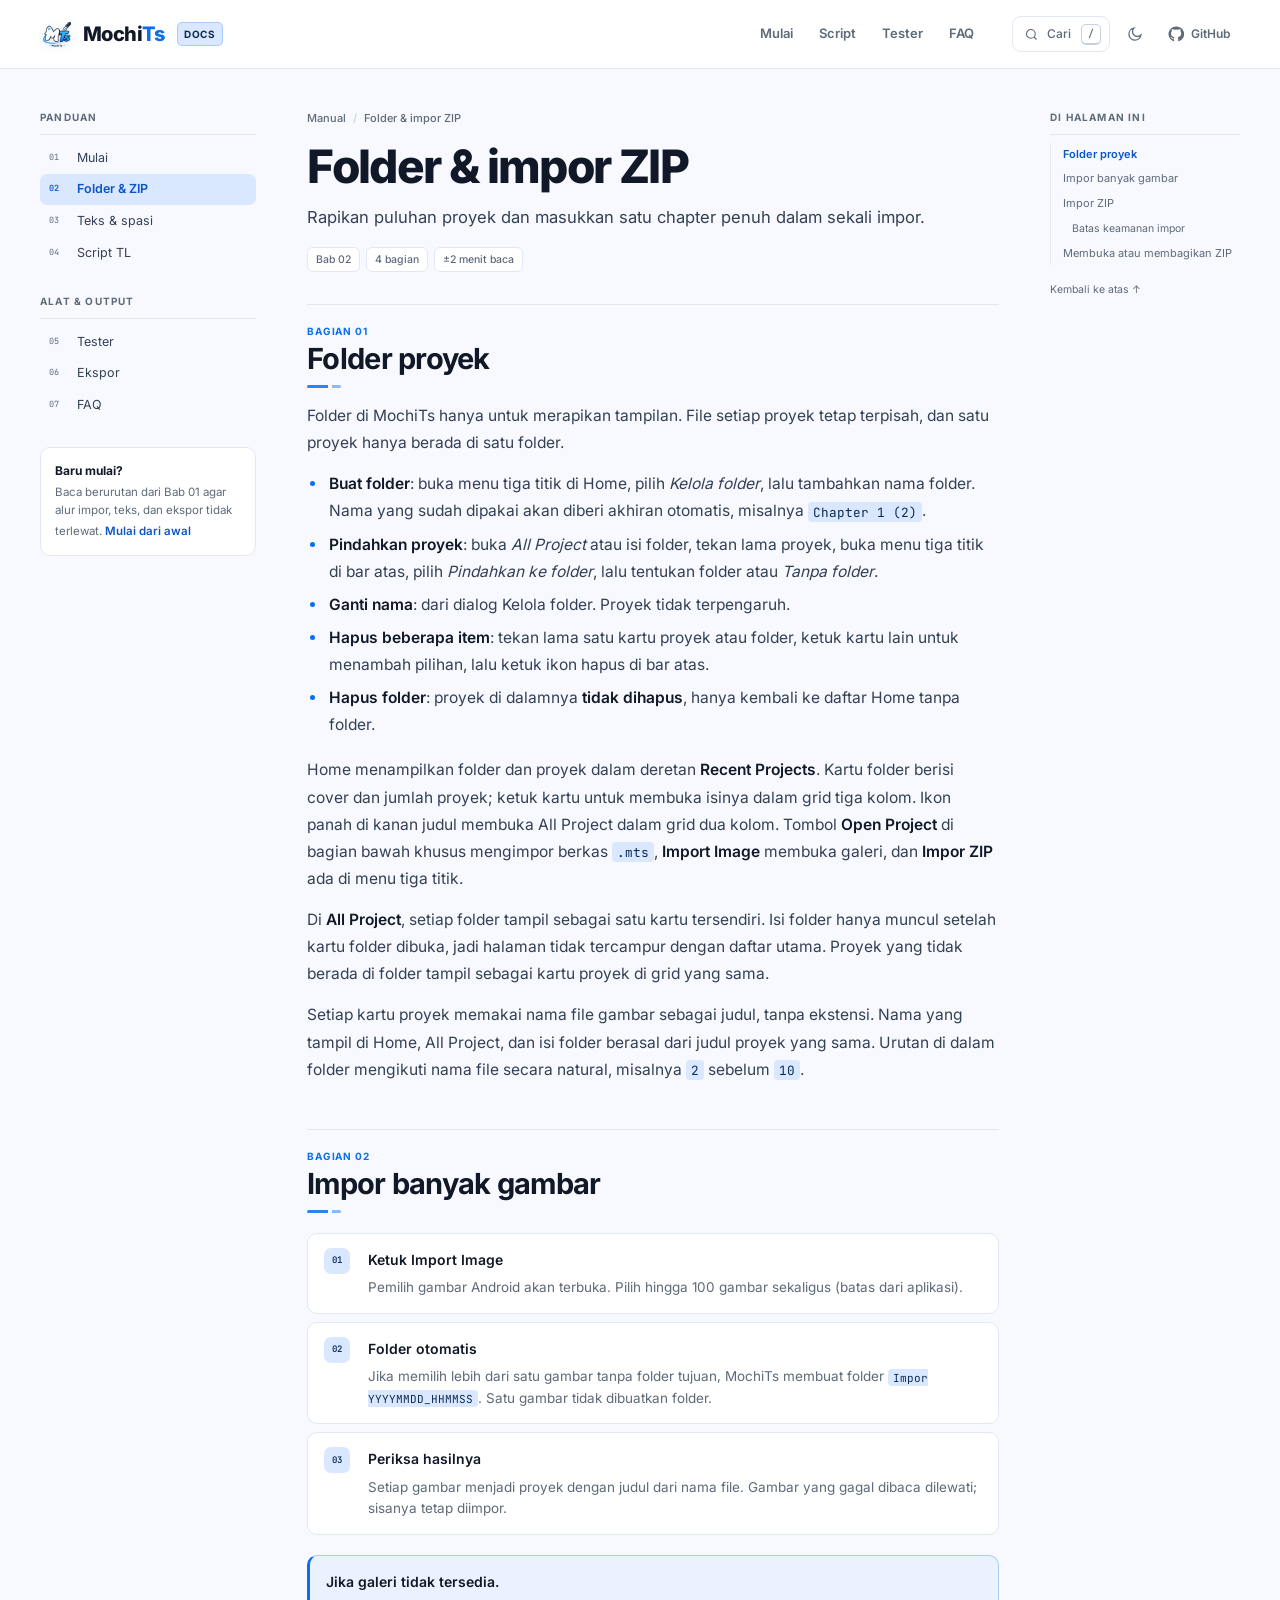
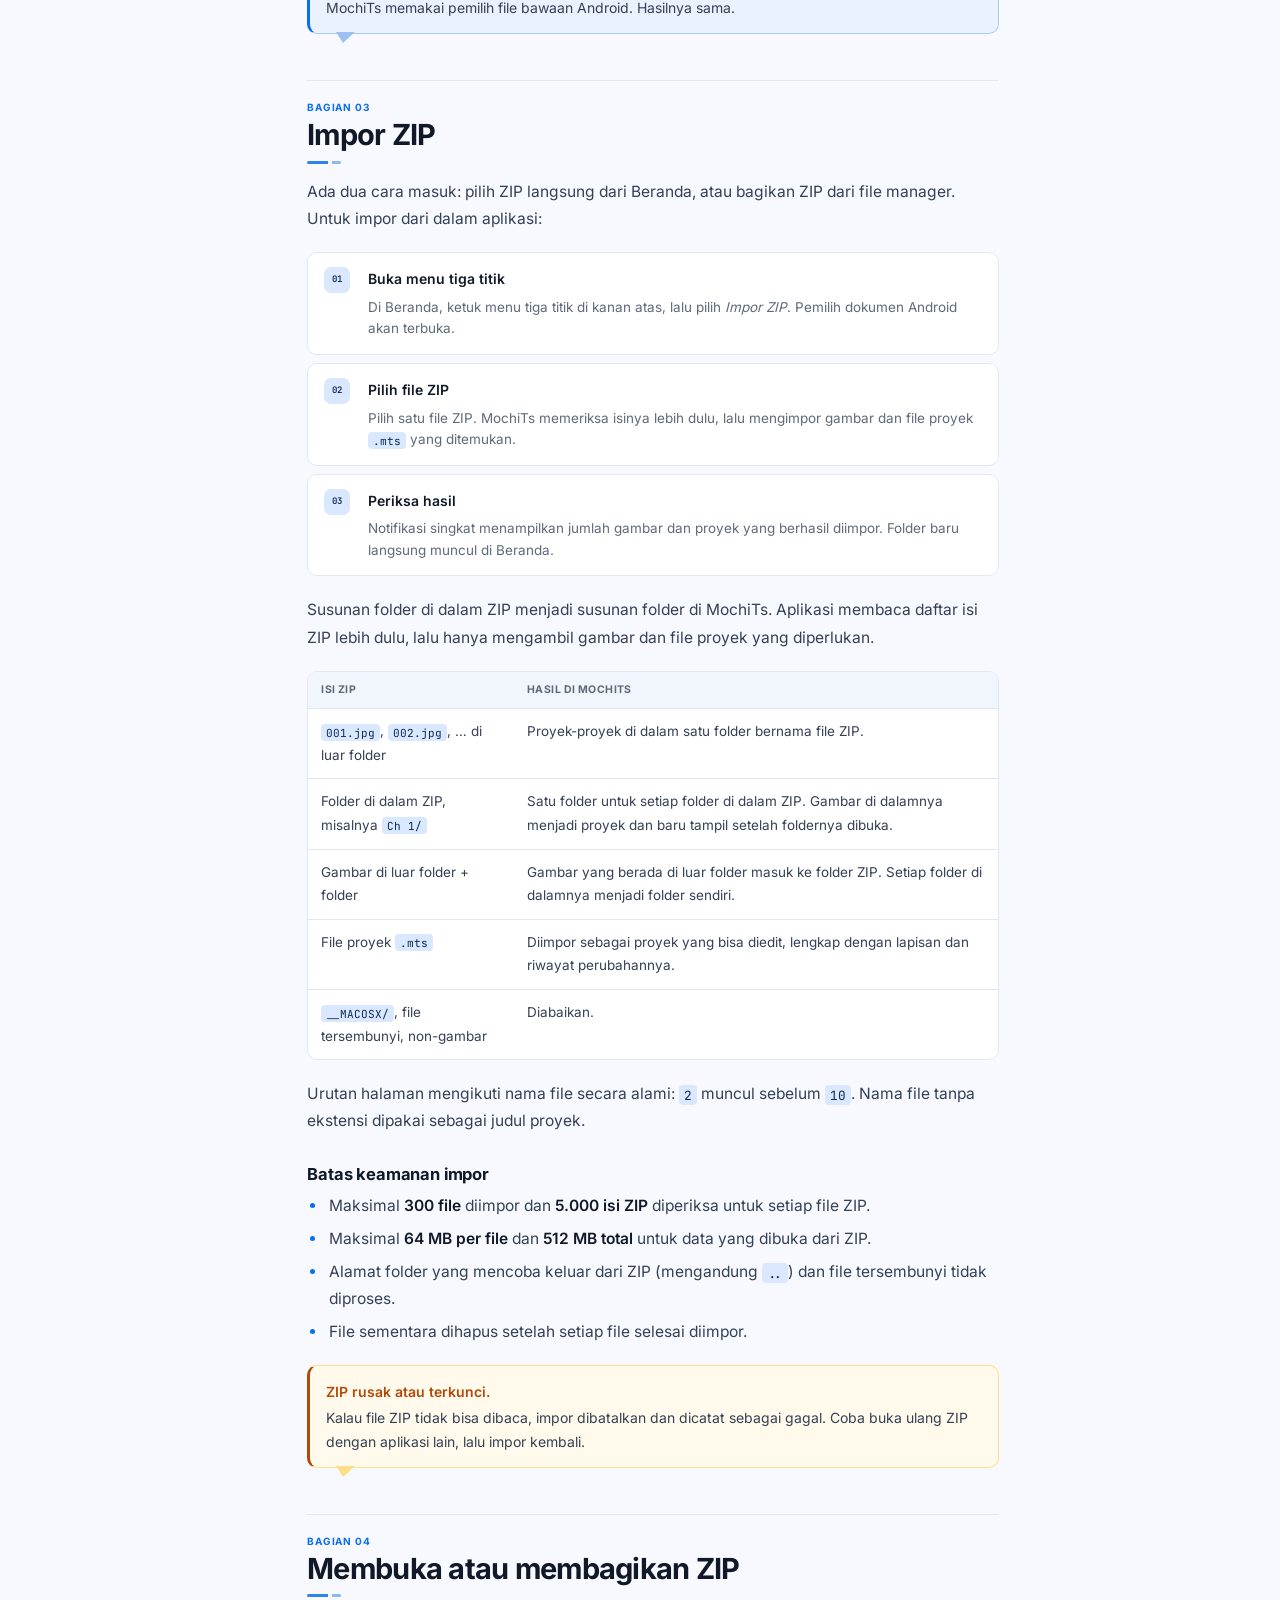
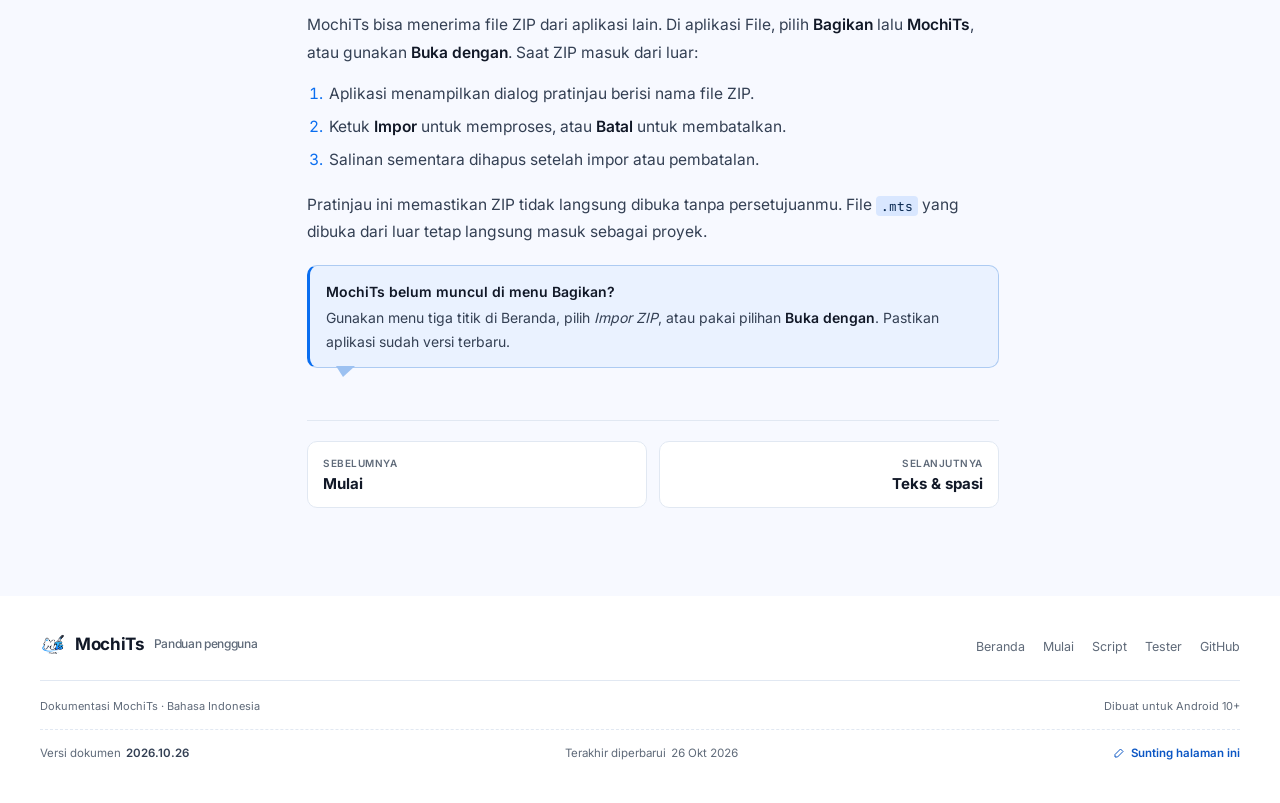
<file: folder-zip.html>
<!DOCTYPE html>
<html lang="id">
<head>
  <meta charset="utf-8">
  <meta name="viewport" content="width=device-width, initial-scale=1">
  <title>Folder & impor ZIP | MochiTs Docs</title>
  <meta name="description" content="Mengelola folder proyek, mengimpor banyak gambar, dan memasukkan satu chapter lewat file ZIP di MochiTs.">
  <meta name="robots" content="index, follow, max-image-preview:large">
  <meta name="theme-color" content="#f7f9ff" media="(prefers-color-scheme: light)">
  <meta name="theme-color" content="#0f141d" media="(prefers-color-scheme: dark)">
  <link rel="canonical" href="https://mochits.my.id/folder-zip.html">
  <meta property="og:type" content="article">
  <meta property="og:site_name" content="MochiTs Docs">
  <meta property="og:locale" content="id_ID">
  <meta property="og:title" content="Folder & impor ZIP | MochiTs Docs">
  <meta property="og:description" content="Mengelola folder proyek, mengimpor banyak gambar, dan memasukkan satu chapter lewat file ZIP di MochiTs.">
  <meta property="og:url" content="https://mochits.my.id/folder-zip.html">
  <meta property="og:image" content="https://mochits.my.id/assets/og-cover.png">
  <meta property="og:image:width" content="1200">
  <meta property="og:image:height" content="630">
  <meta property="og:image:alt" content="Logo MochiTs dan tulisan Panduan MochiTs">
  <meta name="twitter:card" content="summary_large_image">
  <meta name="twitter:title" content="Folder & impor ZIP | MochiTs Docs">
  <meta name="twitter:description" content="Mengelola folder proyek, mengimpor banyak gambar, dan memasukkan satu chapter lewat file ZIP di MochiTs.">
  <meta name="twitter:image" content="https://mochits.my.id/assets/og-cover.png">
  <link rel="icon" href="assets/favicon-32.png" sizes="32x32" type="image/png">
  <link rel="icon" href="assets/icon-48.png" sizes="48x48" type="image/png">
  <link rel="icon" href="assets/icon-192.png" sizes="192x192" type="image/png">
  <link rel="apple-touch-icon" href="assets/apple-touch-icon.png">
  <link rel="manifest" href="site.webmanifest">
  <link rel="sitemap" type="application/xml" href="https://mochits.my.id/sitemap.xml">
  <link rel="preload" href="assets/fonts/inter-latin.woff2" as="font" type="font/woff2" crossorigin>
  <link rel="preload" href="assets/fonts/jetbrains-mono-latin.woff2" as="font" type="font/woff2" crossorigin>
  <script>
    (function () {
      var theme = "light";
      try {
        var saved = localStorage.getItem("mochits-theme");
        if (saved === "dark" || saved === "light") theme = saved;
        else if (window.matchMedia && window.matchMedia("(prefers-color-scheme: dark)").matches) theme = "dark";
      } catch (error) { /* penyimpanan diblokir */ }
      document.documentElement.setAttribute("data-theme", theme);
    })();
  </script>
  <link rel="stylesheet" href="assets/style.css">
  <script type="application/ld+json">
  {
    "@context": "https://schema.org",
    "@graph": [
            {
        "@type": "TechArticle",
        "@id": "https://mochits.my.id/folder-zip.html#article",
        "headline": "Folder & impor ZIP | MochiTs Docs",
        "description": "Mengelola folder proyek, mengimpor banyak gambar, dan memasukkan satu chapter lewat file ZIP di MochiTs.",
        "url": "https://mochits.my.id/folder-zip.html",
        "mainEntityOfPage": "https://mochits.my.id/folder-zip.html",
        "inLanguage": "id",
        "isPartOf": { "@id": "https://mochits.my.id/#website" },
        "author": { "@type": "Organization", "name": "MochiTs" },
        "publisher": { "@type": "Organization", "name": "MochiTs", "logo": { "@type": "ImageObject", "url": "https://mochits.my.id/assets/icon-512.png" } },
        "datePublished": "2026-10-20",
        "dateModified": "2026-10-24"
      },
      {
        "@type": "BreadcrumbList",
        "itemListElement": [
          { "@type": "ListItem", "position": 1, "name": "Beranda", "item": "https://mochits.my.id/" },
          { "@type": "ListItem", "position": 2, "name": "Folder & ZIP", "item": "https://mochits.my.id/folder-zip.html" }
        ]
      }
    ]
  }
  </script>
</head>
<body class="has-progress" data-page="folder-zip.html">
  <a class="skip-link" href="#main">Lewati ke konten</a>
  <header class="site-header">
    <div class="header-in">
      <a class="brand" href="index.html" aria-label="MochiTs Docs, beranda">
        <img class="brand-logo" src="assets/logo-mark.png" alt="" width="34" height="34">
        <span class="brand-word">Mochi<span>Ts</span></span>
        <span class="brand-tag">Docs</span>
      </a>
      <nav class="site-nav" aria-label="Utama">
        <a href="mulai.html">Mulai</a>
        <a href="script.html">Script</a>
        <a href="tester.html">Tester</a>
        <a href="faq.html">FAQ</a>
      </nav>
      <div class="header-tools">
        <button class="search-btn" type="button" aria-label="Cari dokumentasi">
          <svg viewBox="0 0 24 24" fill="none" stroke="currentColor" stroke-width="1.8" aria-hidden="true"><circle cx="11" cy="11" r="7"></circle><path d="m20 20-4-4"></path></svg>
          <span>Cari</span>
          <kbd>/</kbd>
        </button>
        <button class="theme-toggle" type="button" data-theme-toggle aria-label="Aktifkan mode gelap" title="Mode gelap">
          <svg class="i-moon" viewBox="0 0 24 24" fill="none" stroke="currentColor" stroke-width="1.8" aria-hidden="true"><path d="M21 12.8A8.5 8.5 0 1 1 11.2 3a6.5 6.5 0 0 0 9.8 9.8Z"></path></svg>
          <svg class="i-sun" viewBox="0 0 24 24" fill="none" stroke="currentColor" stroke-width="1.8" aria-hidden="true"><circle cx="12" cy="12" r="4"></circle><path d="M12 2v2M12 20v2M4.9 4.9l1.4 1.4M17.7 17.7l1.4 1.4M2 12h2M20 12h2M4.9 19.1l1.4-1.4M17.7 6.3l1.4-1.4"></path></svg>
        </button>
        <a class="header-link" href="https://github.com/Mochizhouuu/MochiTs" target="_blank" rel="noopener" aria-label="MochiTs di GitHub">
          <svg viewBox="0 0 24 24" fill="currentColor" aria-hidden="true"><path d="M12 .7a11.3 11.3 0 0 0-3.6 22c.6.1.8-.3.8-.6v-2.2c-3.2.7-3.9-1.4-3.9-1.4-.5-1.3-1.3-1.7-1.3-1.7-1-.7.1-.7.1-.7 1.1.1 1.7 1.2 1.7 1.2 1 1.8 2.7 1.3 3.4 1 .1-.8.4-1.3.7-1.6-2.6-.3-5.3-1.3-5.3-5.8 0-1.3.5-2.3 1.2-3.2-.1-.3-.5-1.5.1-3.1 0 0 1-.3 3.3 1.2a11 11 0 0 1 6 0c2.3-1.5 3.3-1.2 3.3-1.2.6 1.6.2 2.8.1 3.1.8.9 1.2 1.9 1.2 3.2 0 4.5-2.7 5.5-5.3 5.8.4.4.8 1.1.8 2.2v3.3c0 .3.2.7.8.6A11.3 11.3 0 0 0 12 .7Z"></path></svg>
          <span>GitHub</span>
        </a>
        <button class="menu-btn" type="button" aria-expanded="false" aria-controls="site-menu" aria-label="Buka menu">
          <span class="menu-btn-lines" aria-hidden="true"></span>
        </button>
      </div>
      <div class="reading-progress" aria-hidden="true"><span></span></div>
    </div>
  </header>


  <nav class="bottom-nav" aria-label="Navigasi utama">
    <a href="index.html" class="bottom-nav-item" data-nav="index.html">
      <span class="icon" aria-hidden="true"><svg viewBox="0 0 24 24" fill="none" stroke="currentColor" stroke-width="1.8"><path d="m3 12 9-9 9 9M5 10v10a1 1 0 0 0 1 1h4v-6h4v6h4a1 1 0 0 0 1-1V10"></path></svg></span>
      <span class="lbl">Beranda</span>
    </a>
    <a href="mulai.html" class="bottom-nav-item" data-nav="mulai.html">
      <span class="icon" aria-hidden="true"><svg viewBox="0 0 24 24" fill="none" stroke="currentColor" stroke-width="1.8"><path d="M4 5h16M4 12h16M4 19h10"></path></svg></span>
      <span class="lbl">Mulai</span>
    </a>
    <a href="teks.html" class="bottom-nav-item" data-nav="teks.html">
      <span class="icon" aria-hidden="true"><svg viewBox="0 0 24 24" fill="none" stroke="currentColor" stroke-width="1.8"><path d="M5 4h14M5 8h14M7 14h10M7 18h6"></path></svg></span>
      <span class="lbl">Teks</span>
    </a>
    <a href="script.html" class="bottom-nav-item" data-nav="script.html">
      <span class="icon" aria-hidden="true"><svg viewBox="0 0 24 24" fill="none" stroke="currentColor" stroke-width="1.8"><path d="m8 6-6 6 6 6M16 6l6 6-6 6"></path></svg></span>
      <span class="lbl">Script</span>
    </a>
    <button type="button" class="bottom-nav-item" data-nav-menu aria-haspopup="true" aria-expanded="false" aria-controls="site-menu">
      <span class="icon" aria-hidden="true"><svg viewBox="0 0 24 24" fill="none" stroke="currentColor" stroke-width="1.8"><path d="M4 4h7v7H4zM13 4h7v7h-7zM4 13h7v7H4zM13 13h7v7h-7z"></path></svg></span>
      <span class="lbl">Semua bab</span>
    </button>
  </nav>
  <div class="site-menu" id="site-menu" hidden>
    <div class="site-menu-in">
      <nav class="menu-group" aria-label="Isi panduan">
        <div class="menu-label">Isi panduan</div>
        <a href="mulai.html"><span class="no">01</span><span>Mulai</span><span class="desc">Pasang aplikasi, buat proyek, kenali layar editor.</span></a>
        <a href="folder-zip.html" aria-current="page"><span class="no">02</span><span>Folder &amp; ZIP</span><span class="desc">Rapikan proyek dan impor satu chapter sekaligus.</span></a>
        <a href="teks.html"><span class="no">03</span><span>Teks &amp; spasi</span><span class="desc">Huruf, warna, efek, dan cara membersihkan balon.</span></a>
        <a href="script.html"><span class="no">04</span><span>Script TL</span><span class="desc">Ubah naskah terjemahan menjadi daftar balon.</span></a>
        <a href="tester.html"><span class="no">05</span><span>Tester</span><span class="desc">Coba naskah dan pemisah halaman langsung di browser.</span></a>
        <a href="ekspor.html"><span class="no">06</span><span>Ekspor</span><span class="desc">Simpan gambar jadi atau file proyek yang bisa diedit.</span></a>
        <a href="faq.html"><span class="no">07</span><span>FAQ</span><span class="desc">Jawaban singkat untuk masalah yang sering muncul.</span></a>
      </nav>
      <div class="menu-foot">
        <button class="search-wide" type="button" aria-label="Buka pencarian">
          <span>Cari di dokumentasi</span>
          <span aria-hidden="true">/</span>
        </button>
        <a href="https://github.com/Mochizhouuu/MochiTs" target="_blank" rel="noopener">Kode aplikasi di GitHub</a>
        <a href="https://github.com/Mochizhouuu/MochiTs-Docs" target="_blank" rel="noopener">Sumber dokumentasi</a>
        <a href="changelog.html">Riwayat perubahan</a>
        <p class="menu-note">Semua halaman bisa dibaca tanpa akun. Proyekmu tetap tersimpan di perangkat.</p>
      </div>
    </div>
  </div>

  <div class="search-overlay" id="search-overlay" hidden>
    <div class="search-box" role="dialog" aria-modal="true" aria-labelledby="search-title">
      <div class="search-head">
        <svg viewBox="0 0 24 24" fill="none" stroke="currentColor" stroke-width="1.7" aria-hidden="true"><circle cx="11" cy="11" r="7"></circle><path d="m20 20-4-4"></path></svg>
        <h2 class="visually-hidden" id="search-title">Cari dokumentasi</h2>
        <input id="search-input" type="search" aria-label="Cari dokumentasi" placeholder="Cari bab, fitur, atau masalah..." autocomplete="off" spellcheck="false">
        <button class="search-close" type="button" data-search-close aria-label="Tutup pencarian">Esc</button>
      </div>
      <div class="search-results" id="search-results" aria-live="polite"></div>
      <div class="search-foot">
        <span id="search-summary">Mulai dari sini</span>
        <span>↑↓ pilih · ↵ buka · esc tutup</span>
      </div>
    </div>
  </div>

  <main class="docs-shell" id="main">
      <aside class="docs-side">
        <div class="side-label">Panduan</div>
        <nav class="side-nav" aria-label="Bab panduan">
        <a href="mulai.html"><span class="no">01</span><span>Mulai</span></a>
        <a href="folder-zip.html" class="active" aria-current="page"><span class="no">02</span><span>Folder &amp; ZIP</span></a>
        <a href="teks.html"><span class="no">03</span><span>Teks &amp; spasi</span></a>
        <a href="script.html"><span class="no">04</span><span>Script TL</span></a>
        </nav>
        <div class="side-label">Alat &amp; output</div>
        <nav class="side-nav" aria-label="Alat dan output">
        <a href="tester.html"><span class="no">05</span><span>Tester</span></a>
        <a href="ekspor.html"><span class="no">06</span><span>Ekspor</span></a>
        <a href="faq.html"><span class="no">07</span><span>FAQ</span></a>
        </nav>
        <div class="side-help">
          <strong>Baru mulai?</strong>
          Baca berurutan dari Bab 01 agar alur impor, teks, dan ekspor tidak terlewat.
          <a href="mulai.html">Mulai dari awal</a>
        </div>
      </aside>

    <article class="docs-article" aria-labelledby="doc-title">
      <header class="doc-masthead">
        <nav class="breadcrumb" aria-label="Breadcrumb">
          <a href="index.html">Manual</a><span class="sep">/</span><span>Folder &amp; impor ZIP</span>
        </nav>
        <h1 id="doc-title">Folder &amp; impor ZIP</h1>
        <p class="doc-lead">Rapikan puluhan proyek dan masukkan satu chapter penuh dalam sekali impor.</p>
        <div class="doc-meta"><span>Bab 02</span><span>4 bagian</span><span>±2 menit baca</span></div>
      </header>

        <details class="mobile-toc">
          <summary>Daftar isi</summary>
          <div class="m-toc-body">
            <div class="m-toc-group">
              <span class="m-toc-label">Bagian</span>
            <a href="#folder">Folder proyek</a>
            <a href="#banyak-gambar">Impor banyak gambar</a>
            <a href="#zip">Impor ZIP</a>
            <a href="#share">Membuka atau membagikan ZIP</a>
              <span class="m-toc-label">Subbagian</span>
            <a class="toc-sub" href="#batas-keamanan-impor">Batas keamanan impor</a>
            </div>
          </div>
        </details>

      <div class="doc-body">
<h2 id="folder">Folder proyek</h2>
      <p>Folder di MochiTs hanya untuk merapikan tampilan. File setiap proyek tetap terpisah, dan satu proyek hanya berada di satu folder.</p>
      <ul>
        <li><strong>Buat folder</strong>: buka menu tiga titik di Home, pilih <em>Kelola folder</em>, lalu tambahkan nama folder. Nama yang sudah dipakai akan diberi akhiran otomatis, misalnya <code>Chapter 1 (2)</code>.</li>
        <li><strong>Pindahkan proyek</strong>: buka <em>All Project</em> atau isi folder, tekan lama proyek, buka menu tiga titik di bar atas, pilih <em>Pindahkan ke folder</em>, lalu tentukan folder atau <em>Tanpa folder</em>.</li>
        <li><strong>Ganti nama</strong>: dari dialog Kelola folder. Proyek tidak terpengaruh.</li>
        <li><strong>Hapus beberapa item</strong>: tekan lama satu kartu proyek atau folder, ketuk kartu lain untuk menambah pilihan, lalu ketuk ikon hapus di bar atas.</li>
        <li><strong>Hapus folder</strong>: proyek di dalamnya <strong>tidak dihapus</strong>, hanya kembali ke daftar Home tanpa folder.</li>
      </ul>
      <p>Home menampilkan folder dan proyek dalam deretan <strong>Recent Projects</strong>. Kartu folder berisi cover dan jumlah proyek; ketuk kartu untuk membuka isinya dalam grid tiga kolom. Ikon panah di kanan judul membuka All Project dalam grid dua kolom. Tombol <strong>Open Project</strong> di bagian bawah khusus mengimpor berkas <code>.mts</code>, <strong>Import Image</strong> membuka galeri, dan <strong>Impor ZIP</strong> ada di menu tiga titik.</p>
      <p>Di <strong>All Project</strong>, setiap folder tampil sebagai satu kartu tersendiri. Isi folder hanya muncul setelah kartu folder dibuka, jadi halaman tidak tercampur dengan daftar utama. Proyek yang tidak berada di folder tampil sebagai kartu proyek di grid yang sama.</p>
      <p>Setiap kartu proyek memakai nama file gambar sebagai judul, tanpa ekstensi. Nama yang tampil di Home, All Project, dan isi folder berasal dari judul proyek yang sama. Urutan di dalam folder mengikuti nama file secara natural, misalnya <code>2</code> sebelum <code>10</code>.</p>

      <h2 id="banyak-gambar">Impor banyak gambar</h2>
      <div class="steps">
        <div class="step">
          <strong>Ketuk Import Image</strong>
          <p>Pemilih gambar Android akan terbuka. Pilih hingga 100 gambar sekaligus (batas dari aplikasi).</p>
        </div>
        <div class="step">
          <strong>Folder otomatis</strong>
          <p>Jika memilih lebih dari satu gambar tanpa folder tujuan, MochiTs membuat folder <code>Impor YYYYMMDD_HHMMSS</code>. Satu gambar tidak dibuatkan folder.</p>
        </div>
        <div class="step">
          <strong>Periksa hasilnya</strong>
          <p>Setiap gambar menjadi proyek dengan judul dari nama file. Gambar yang gagal dibaca dilewati; sisanya tetap diimpor.</p>
        </div>
      </div>
      <div class="callout">
        <strong>Jika galeri tidak tersedia.</strong> MochiTs memakai pemilih file bawaan Android. Hasilnya sama.
      </div>

      <h2 id="zip">Impor ZIP</h2>
      <p>Ada dua cara masuk: pilih ZIP langsung dari Beranda, atau bagikan ZIP dari file manager. Untuk impor dari dalam aplikasi:</p>
      <div class="steps">
        <div class="step">
          <strong>Buka menu tiga titik</strong>
          <p>Di Beranda, ketuk menu tiga titik di kanan atas, lalu pilih <em>Impor ZIP</em>. Pemilih dokumen Android akan terbuka.</p>
        </div>
        <div class="step">
          <strong>Pilih file ZIP</strong>
          <p>Pilih satu file ZIP. MochiTs memeriksa isinya lebih dulu, lalu mengimpor gambar dan file proyek <code>.mts</code> yang ditemukan.</p>
        </div>
        <div class="step">
          <strong>Periksa hasil</strong>
          <p>Notifikasi singkat menampilkan jumlah gambar dan proyek yang berhasil diimpor. Folder baru langsung muncul di Beranda.</p>
        </div>
      </div>
      <p>Susunan folder di dalam ZIP menjadi susunan folder di MochiTs. Aplikasi membaca daftar isi ZIP lebih dulu, lalu hanya mengambil gambar dan file proyek yang diperlukan.</p>
      <div class="table-wrap">
        <table>
          <thead><tr><th>Isi ZIP</th><th>Hasil di MochiTs</th></tr></thead>
          <tbody>
            <tr><td><code>001.jpg</code>, <code>002.jpg</code>, … di luar folder</td><td>Proyek-proyek di dalam satu folder bernama file ZIP.</td></tr>
            <tr><td>Folder di dalam ZIP, misalnya <code>Ch 1/</code></td><td>Satu folder untuk setiap folder di dalam ZIP. Gambar di dalamnya menjadi proyek dan baru tampil setelah foldernya dibuka.</td></tr>
            <tr><td>Gambar di luar folder + folder</td><td>Gambar yang berada di luar folder masuk ke folder ZIP. Setiap folder di dalamnya menjadi folder sendiri.</td></tr>
            <tr><td>File proyek <code>.mts</code></td><td>Diimpor sebagai proyek yang bisa diedit, lengkap dengan lapisan dan riwayat perubahannya.</td></tr>
            <tr><td><code>__MACOSX/</code>, file tersembunyi, non-gambar</td><td>Diabaikan.</td></tr>
          </tbody>
        </table>
      </div>
      <p>Urutan halaman mengikuti nama file secara alami: <code>2</code> muncul sebelum <code>10</code>. Nama file tanpa ekstensi dipakai sebagai judul proyek.</p>

      <h3 id="batas-keamanan-impor">Batas keamanan impor</h3>
      <ul>
        <li>Maksimal <strong>300 file</strong> diimpor dan <strong>5.000 isi ZIP</strong> diperiksa untuk setiap file ZIP.</li>
        <li>Maksimal <strong>64 MB per file</strong> dan <strong>512 MB total</strong> untuk data yang dibuka dari ZIP.</li>
        <li>Alamat folder yang mencoba keluar dari ZIP (mengandung <code>..</code>) dan file tersembunyi tidak diproses.</li>
        <li>File sementara dihapus setelah setiap file selesai diimpor.</li>
      </ul>
      <div class="callout warn">
        <strong>ZIP rusak atau terkunci.</strong> Kalau file ZIP tidak bisa dibaca, impor dibatalkan dan dicatat sebagai gagal. Coba buka ulang ZIP dengan aplikasi lain, lalu impor kembali.
      </div>

      <h2 id="share">Membuka atau membagikan ZIP</h2>
      <p>MochiTs bisa menerima file ZIP dari aplikasi lain. Di aplikasi File, pilih <strong>Bagikan</strong> lalu <strong>MochiTs</strong>, atau gunakan <strong>Buka dengan</strong>. Saat ZIP masuk dari luar:</p>
      <ol>
        <li>Aplikasi menampilkan dialog pratinjau berisi nama file ZIP.</li>
        <li>Ketuk <strong>Impor</strong> untuk memproses, atau <strong>Batal</strong> untuk membatalkan.</li>
        <li>Salinan sementara dihapus setelah impor atau pembatalan.</li>
      </ol>
      <p>Pratinjau ini memastikan ZIP tidak langsung dibuka tanpa persetujuanmu. File <code>.mts</code> yang dibuka dari luar tetap langsung masuk sebagai proyek.</p>
      <div class="callout">
        <strong>MochiTs belum muncul di menu Bagikan?</strong> Gunakan menu tiga titik di Beranda, pilih <em>Impor ZIP</em>, atau pakai pilihan <strong>Buka dengan</strong>. Pastikan aplikasi sudah versi terbaru.
      </div>
      </div>

      <nav class="doc-pager" aria-label="Navigasi bab">
        <a class="prev" href="mulai.html"><span class="lbl">Sebelumnya</span><span class="ttl">Mulai</span></a>
        <a class="next" href="teks.html"><span class="lbl">Selanjutnya</span><span class="ttl">Teks &amp; spasi</span></a>
      </nav>
    </article>

    <aside class="docs-toc">
      <div class="side-label">Di halaman ini</div>
      <nav class="toc-nav" aria-label="Di halaman ini">
          <a href="#folder">Folder proyek</a>
          <a href="#banyak-gambar">Impor banyak gambar</a>
          <a href="#zip">Impor ZIP</a>
          <a href="#batas-keamanan-impor" class="level-2">Batas keamanan impor</a>
          <a href="#share">Membuka atau membagikan ZIP</a>
      </nav>
      <a class="toc-top" href="#main">Kembali ke atas ↑</a>
    </aside>
  </main>

  <footer class="site-footer">
    <div class="wrap">
      <div class="footer-in">
        <div class="footer-brand"><img src="assets/logo-mark.png" alt="" width="26" height="26">MochiTs <span>Panduan pengguna</span></div>
        <div class="footer-links">
          <a href="index.html">Beranda</a>
          <a href="mulai.html">Mulai</a>
          <a href="script.html">Script</a>
          <a href="tester.html">Tester</a>
          <a href="https://github.com/Mochizhouuu/MochiTs" target="_blank" rel="noopener">GitHub</a>
        </div>
      </div>
      <div class="footer-note">
        <span>Dokumentasi MochiTs · Bahasa Indonesia</span>
        <span>Dibuat untuk Android 10+</span>
      </div>
      <div class="footer-meta">
        <span>Versi dokumen <b>2026.10.26</b></span>
        <span>Terakhir diperbarui <time datetime="2026-10-26">26 Okt 2026</time></span>
        <a class="meta-edit" href="https://github.com/Mochizhouuu/MochiTs-Docs/edit/main/folder-zip.html" target="_blank" rel="noopener">
          <svg viewBox="0 0 24 24" width="12" height="12" fill="none" stroke="currentColor" stroke-width="2" aria-hidden="true"><path d="m15 4 5 5L9 20H4v-5Z"></path></svg>Sunting halaman ini
        </a>
      </div>
    </div>
  </footer>
  <script src="assets/app.js"></script>
</body>
</html>
</file>
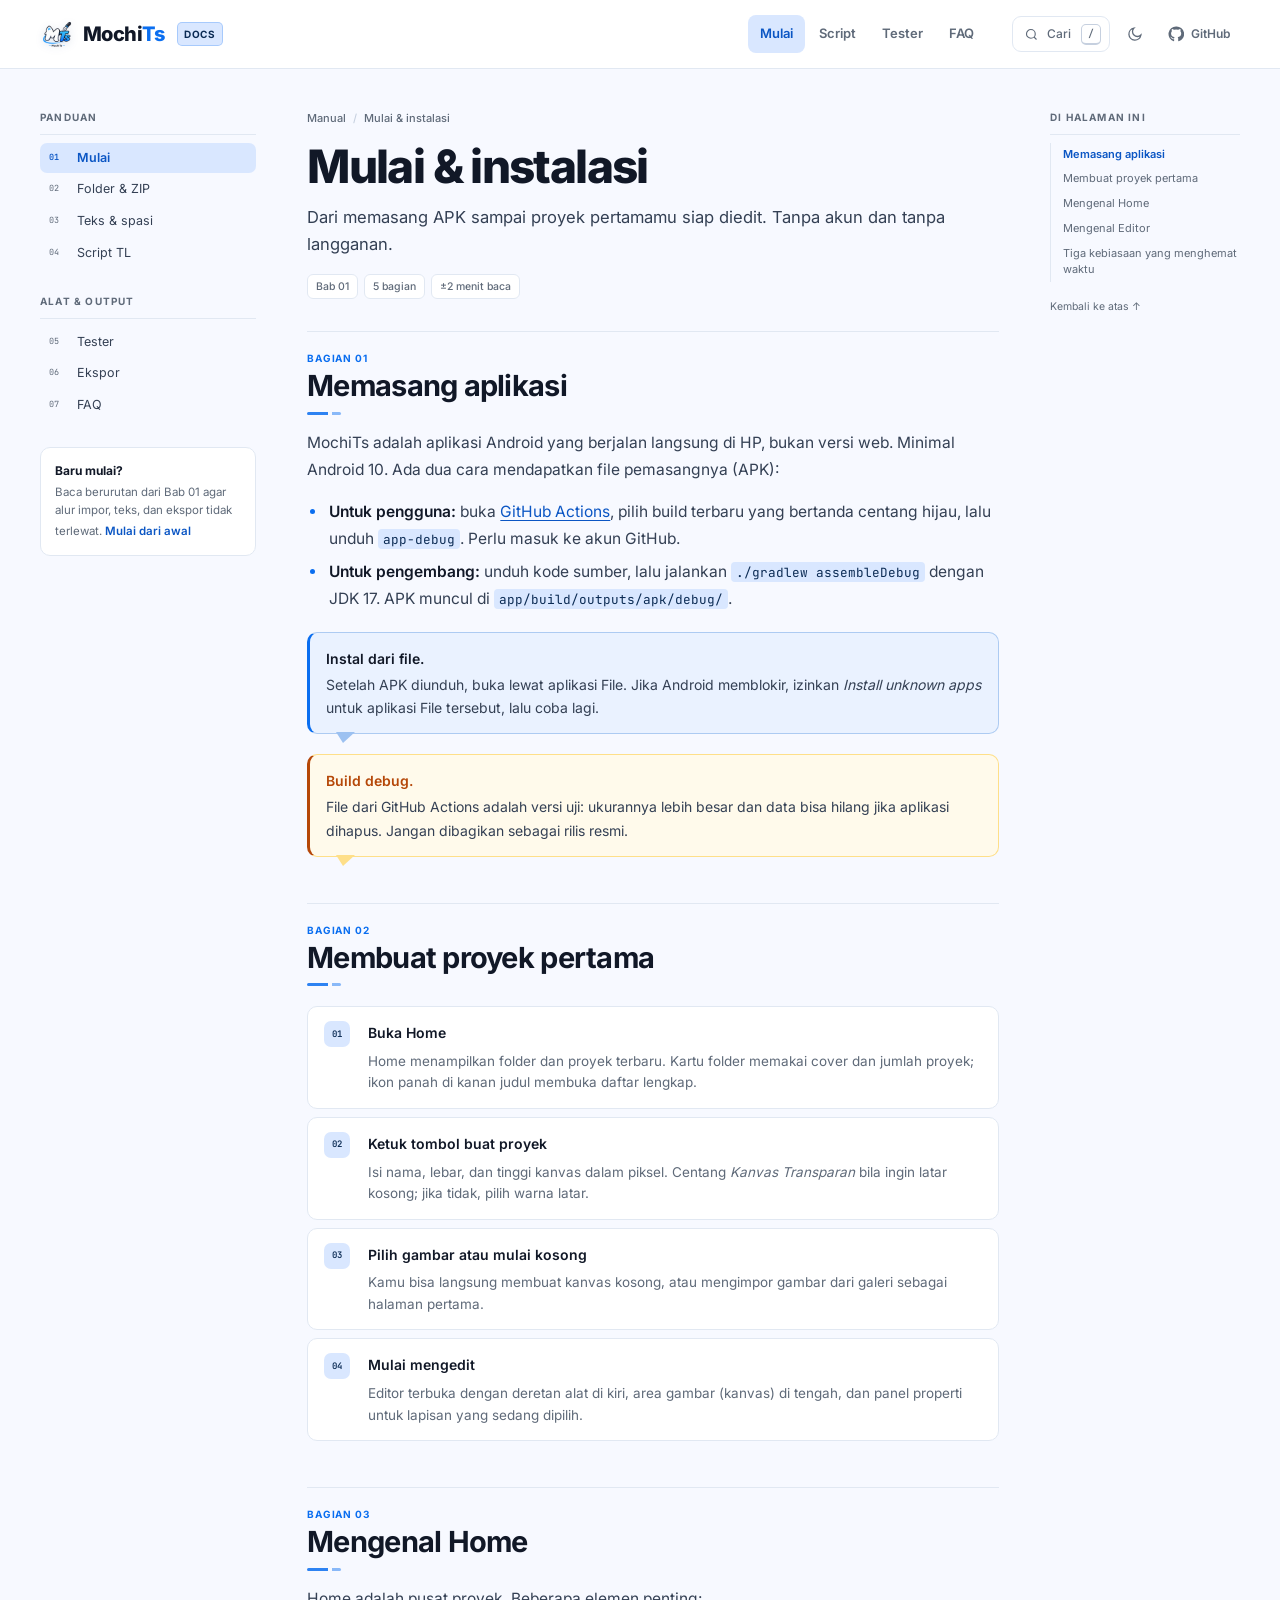
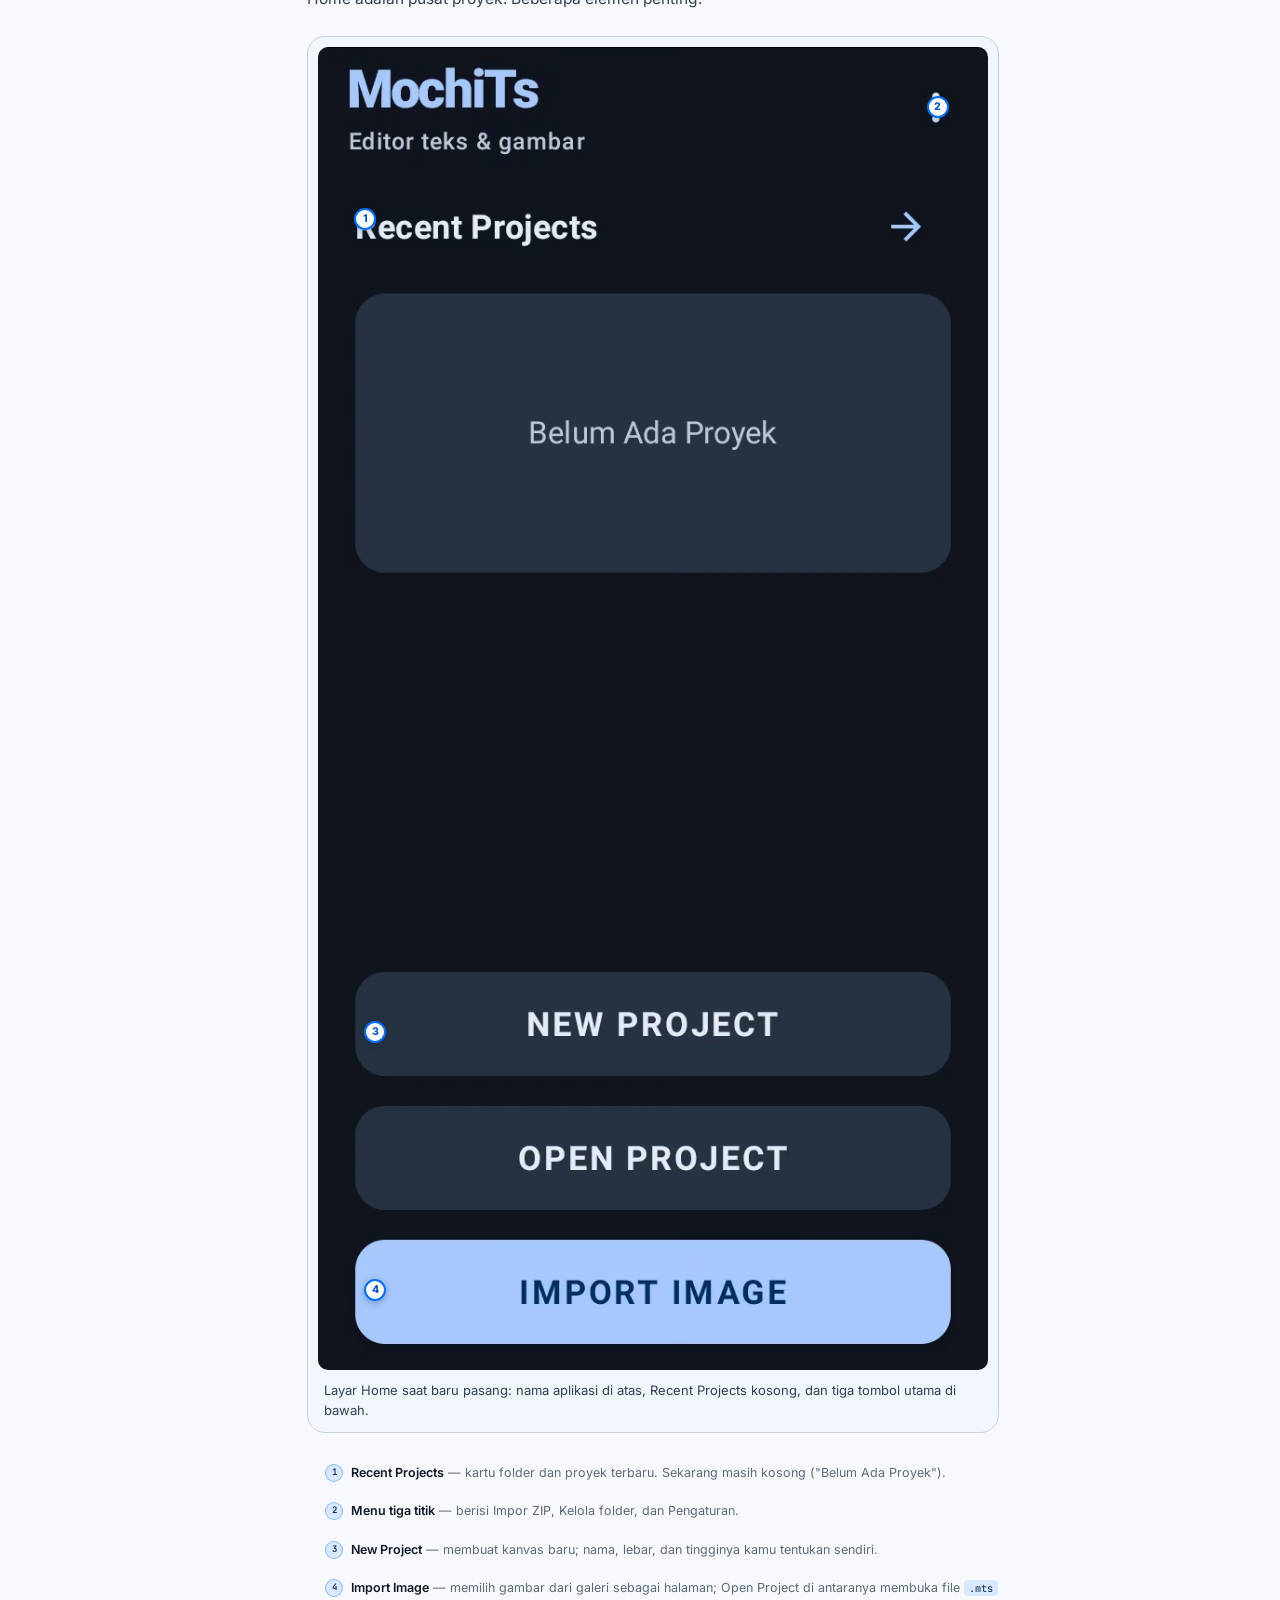
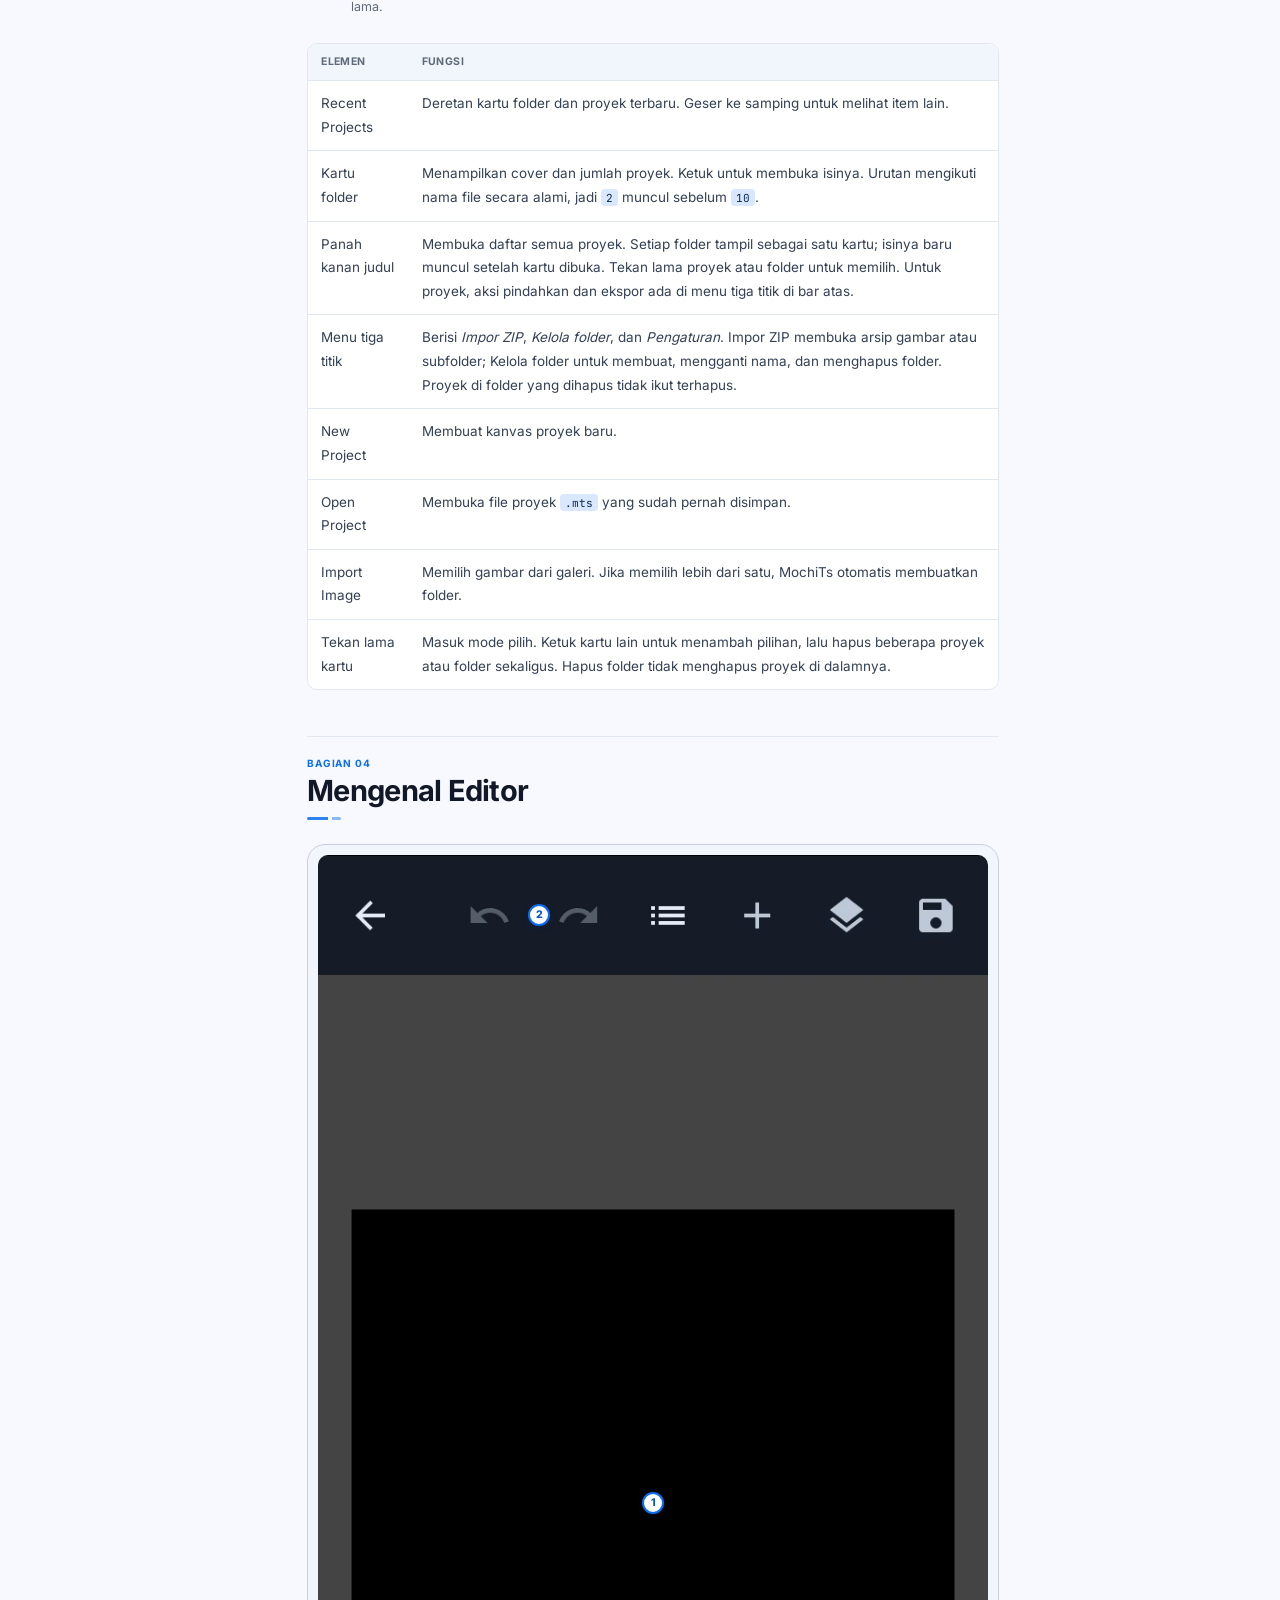
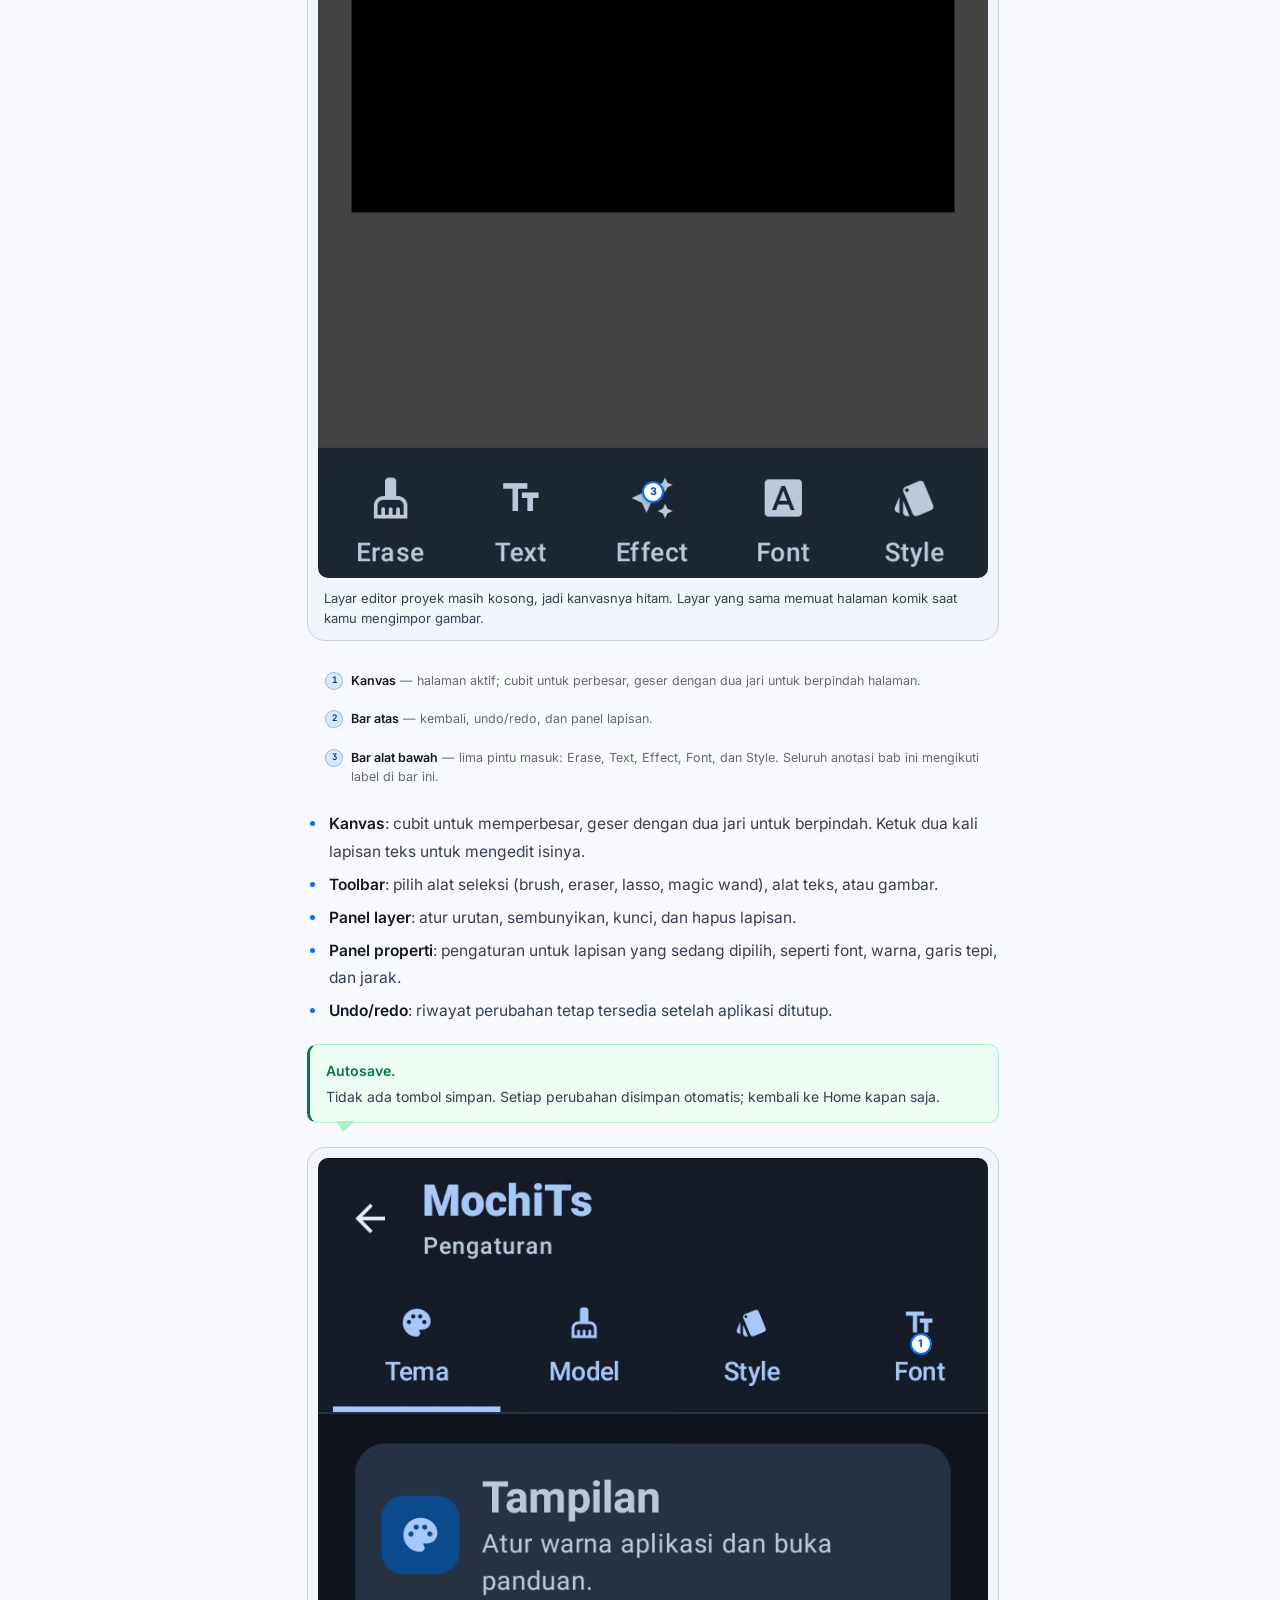
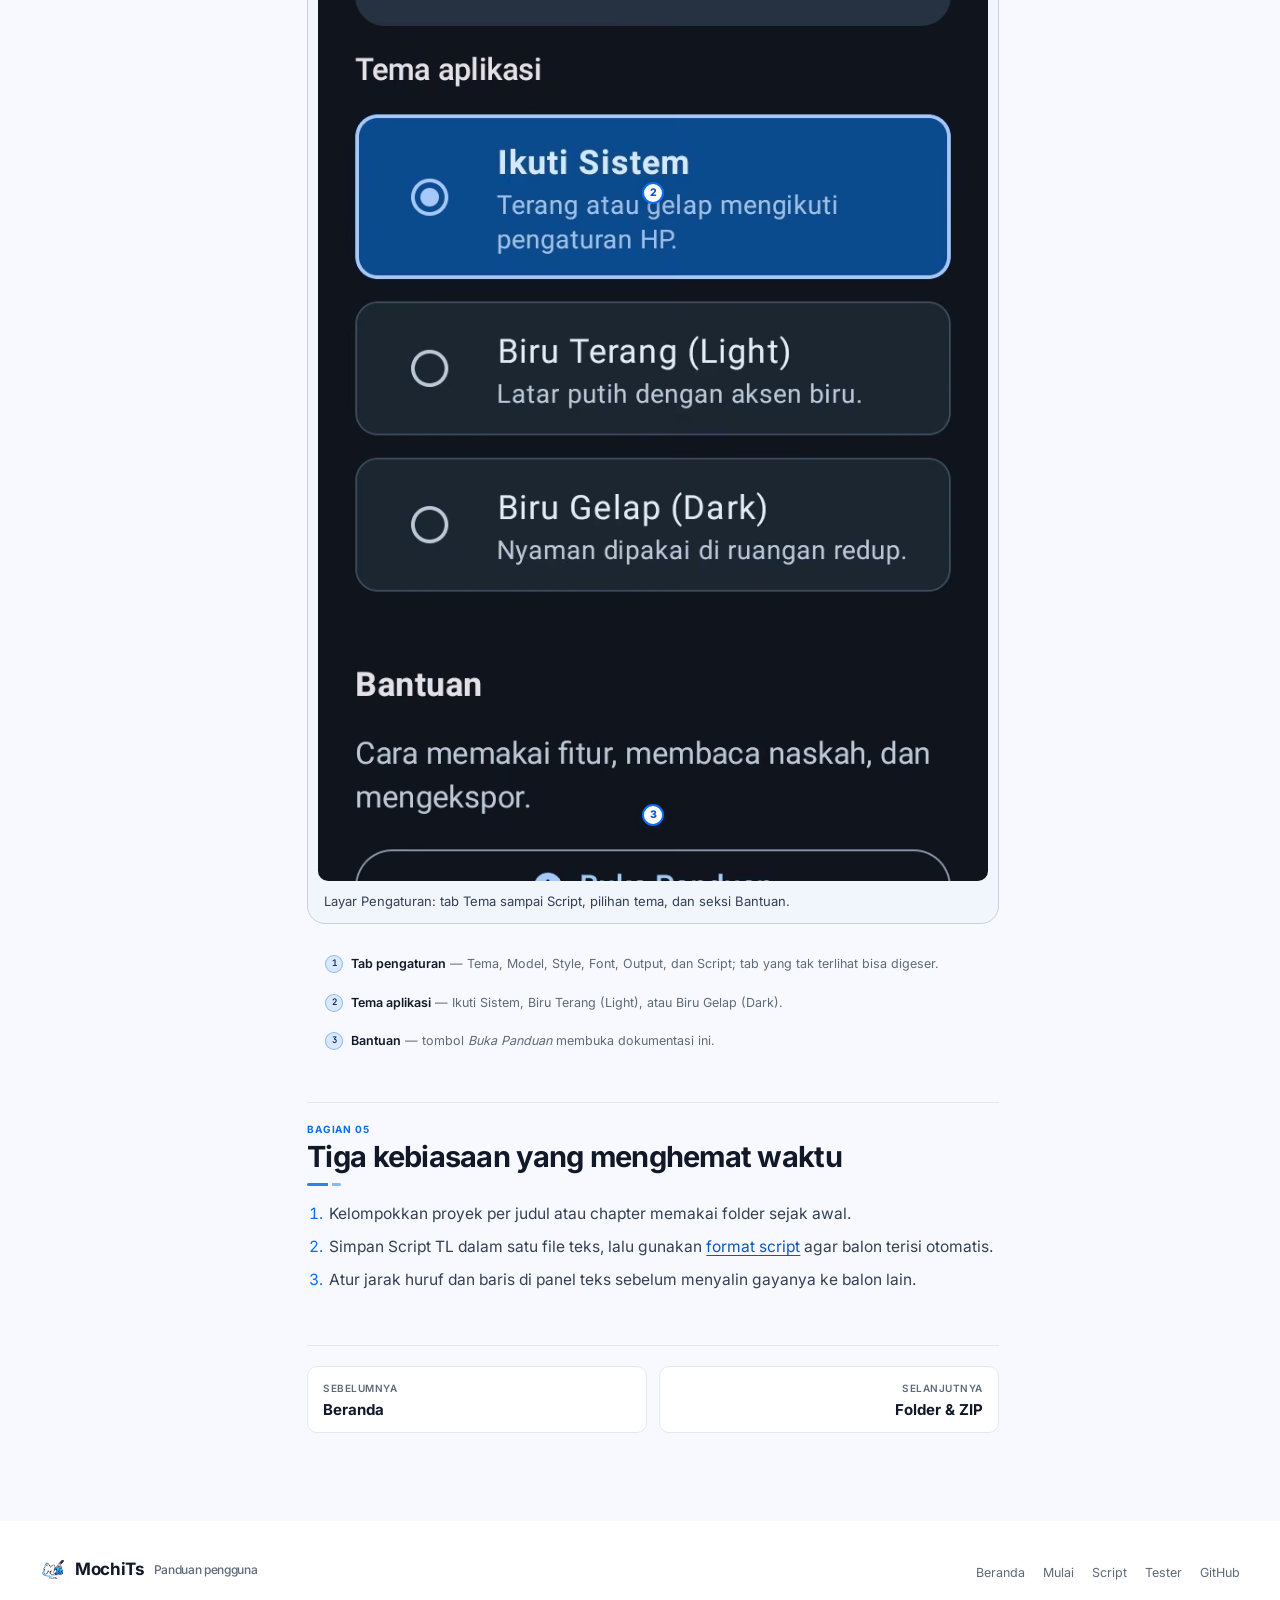
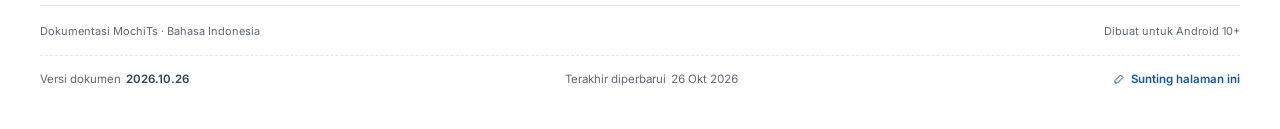
<file: mulai.html>
<!DOCTYPE html>
<html lang="id">
<head>
  <meta charset="utf-8">
  <meta name="viewport" content="width=device-width, initial-scale=1">
  <title>Mulai & instalasi | MochiTs Docs</title>
  <meta name="description" content="Cara memasang MochiTs di Android, membuat proyek pertama, dan mengenali bagian-bagian layar Home serta editor.">
  <meta name="robots" content="index, follow, max-image-preview:large">
  <meta name="theme-color" content="#f7f9ff" media="(prefers-color-scheme: light)">
  <meta name="theme-color" content="#0f141d" media="(prefers-color-scheme: dark)">
  <link rel="canonical" href="https://mochits.my.id/mulai.html">
  <meta property="og:type" content="article">
  <meta property="og:site_name" content="MochiTs Docs">
  <meta property="og:locale" content="id_ID">
  <meta property="og:title" content="Mulai & instalasi | MochiTs Docs">
  <meta property="og:description" content="Cara memasang MochiTs di Android, membuat proyek pertama, dan mengenali bagian-bagian layar Home serta editor.">
  <meta property="og:url" content="https://mochits.my.id/mulai.html">
  <meta property="og:image" content="https://mochits.my.id/assets/og-cover.png">
  <meta property="og:image:width" content="1200">
  <meta property="og:image:height" content="630">
  <meta property="og:image:alt" content="Logo MochiTs dan tulisan Panduan MochiTs">
  <meta name="twitter:card" content="summary_large_image">
  <meta name="twitter:title" content="Mulai & instalasi | MochiTs Docs">
  <meta name="twitter:description" content="Cara memasang MochiTs di Android, membuat proyek pertama, dan mengenali bagian-bagian layar Home serta editor.">
  <meta name="twitter:image" content="https://mochits.my.id/assets/og-cover.png">
  <link rel="icon" href="assets/favicon-32.png" sizes="32x32" type="image/png">
  <link rel="icon" href="assets/icon-48.png" sizes="48x48" type="image/png">
  <link rel="icon" href="assets/icon-192.png" sizes="192x192" type="image/png">
  <link rel="apple-touch-icon" href="assets/apple-touch-icon.png">
  <link rel="manifest" href="site.webmanifest">
  <link rel="sitemap" type="application/xml" href="https://mochits.my.id/sitemap.xml">
  <link rel="preload" href="assets/fonts/inter-latin.woff2" as="font" type="font/woff2" crossorigin>
  <link rel="preload" href="assets/fonts/jetbrains-mono-latin.woff2" as="font" type="font/woff2" crossorigin>
  <script>
    (function () {
      var theme = "light";
      try {
        var saved = localStorage.getItem("mochits-theme");
        if (saved === "dark" || saved === "light") theme = saved;
        else if (window.matchMedia && window.matchMedia("(prefers-color-scheme: dark)").matches) theme = "dark";
      } catch (error) { /* penyimpanan diblokir */ }
      document.documentElement.setAttribute("data-theme", theme);
    })();
  </script>
  <link rel="stylesheet" href="assets/style.css">
  <script type="application/ld+json">
  {
    "@context": "https://schema.org",
    "@graph": [
            {
        "@type": "TechArticle",
        "@id": "https://mochits.my.id/mulai.html#article",
        "headline": "Mulai & instalasi | MochiTs Docs",
        "description": "Cara memasang MochiTs di Android, membuat proyek pertama, dan mengenali bagian-bagian layar Home serta editor.",
        "url": "https://mochits.my.id/mulai.html",
        "mainEntityOfPage": "https://mochits.my.id/mulai.html",
        "inLanguage": "id",
        "isPartOf": { "@id": "https://mochits.my.id/#website" },
        "author": { "@type": "Organization", "name": "MochiTs" },
        "publisher": { "@type": "Organization", "name": "MochiTs", "logo": { "@type": "ImageObject", "url": "https://mochits.my.id/assets/icon-512.png" } },
        "datePublished": "2026-10-20",
        "dateModified": "2026-10-24"
      },
      {
        "@type": "BreadcrumbList",
        "itemListElement": [
          { "@type": "ListItem", "position": 1, "name": "Beranda", "item": "https://mochits.my.id/" },
          { "@type": "ListItem", "position": 2, "name": "Mulai", "item": "https://mochits.my.id/mulai.html" }
        ]
      }
    ]
  }
  </script>
</head>
<body class="has-progress" data-page="mulai.html">
  <a class="skip-link" href="#main">Lewati ke konten</a>
  <header class="site-header">
    <div class="header-in">
      <a class="brand" href="index.html" aria-label="MochiTs Docs, beranda">
        <img class="brand-logo" src="assets/logo-mark.png" alt="" width="34" height="34">
        <span class="brand-word">Mochi<span>Ts</span></span>
        <span class="brand-tag">Docs</span>
      </a>
      <nav class="site-nav" aria-label="Utama">
        <a href="mulai.html">Mulai</a>
        <a href="script.html">Script</a>
        <a href="tester.html">Tester</a>
        <a href="faq.html">FAQ</a>
      </nav>
      <div class="header-tools">
        <button class="search-btn" type="button" aria-label="Cari dokumentasi">
          <svg viewBox="0 0 24 24" fill="none" stroke="currentColor" stroke-width="1.8" aria-hidden="true"><circle cx="11" cy="11" r="7"></circle><path d="m20 20-4-4"></path></svg>
          <span>Cari</span>
          <kbd>/</kbd>
        </button>
        <button class="theme-toggle" type="button" data-theme-toggle aria-label="Aktifkan mode gelap" title="Mode gelap">
          <svg class="i-moon" viewBox="0 0 24 24" fill="none" stroke="currentColor" stroke-width="1.8" aria-hidden="true"><path d="M21 12.8A8.5 8.5 0 1 1 11.2 3a6.5 6.5 0 0 0 9.8 9.8Z"></path></svg>
          <svg class="i-sun" viewBox="0 0 24 24" fill="none" stroke="currentColor" stroke-width="1.8" aria-hidden="true"><circle cx="12" cy="12" r="4"></circle><path d="M12 2v2M12 20v2M4.9 4.9l1.4 1.4M17.7 17.7l1.4 1.4M2 12h2M20 12h2M4.9 19.1l1.4-1.4M17.7 6.3l1.4-1.4"></path></svg>
        </button>
        <a class="header-link" href="https://github.com/Mochizhouuu/MochiTs" target="_blank" rel="noopener" aria-label="MochiTs di GitHub">
          <svg viewBox="0 0 24 24" fill="currentColor" aria-hidden="true"><path d="M12 .7a11.3 11.3 0 0 0-3.6 22c.6.1.8-.3.8-.6v-2.2c-3.2.7-3.9-1.4-3.9-1.4-.5-1.3-1.3-1.7-1.3-1.7-1-.7.1-.7.1-.7 1.1.1 1.7 1.2 1.7 1.2 1 1.8 2.7 1.3 3.4 1 .1-.8.4-1.3.7-1.6-2.6-.3-5.3-1.3-5.3-5.8 0-1.3.5-2.3 1.2-3.2-.1-.3-.5-1.5.1-3.1 0 0 1-.3 3.3 1.2a11 11 0 0 1 6 0c2.3-1.5 3.3-1.2 3.3-1.2.6 1.6.2 2.8.1 3.1.8.9 1.2 1.9 1.2 3.2 0 4.5-2.7 5.5-5.3 5.8.4.4.8 1.1.8 2.2v3.3c0 .3.2.7.8.6A11.3 11.3 0 0 0 12 .7Z"></path></svg>
          <span>GitHub</span>
        </a>
        <button class="menu-btn" type="button" aria-expanded="false" aria-controls="site-menu" aria-label="Buka menu">
          <span class="menu-btn-lines" aria-hidden="true"></span>
        </button>
      </div>
      <div class="reading-progress" aria-hidden="true"><span></span></div>
    </div>
  </header>


  <nav class="bottom-nav" aria-label="Navigasi utama">
    <a href="index.html" class="bottom-nav-item" data-nav="index.html">
      <span class="icon" aria-hidden="true"><svg viewBox="0 0 24 24" fill="none" stroke="currentColor" stroke-width="1.8"><path d="m3 12 9-9 9 9M5 10v10a1 1 0 0 0 1 1h4v-6h4v6h4a1 1 0 0 0 1-1V10"></path></svg></span>
      <span class="lbl">Beranda</span>
    </a>
    <a href="mulai.html" class="bottom-nav-item active" data-nav="mulai.html" aria-current="page">
      <span class="icon" aria-hidden="true"><svg viewBox="0 0 24 24" fill="none" stroke="currentColor" stroke-width="1.8"><path d="M4 5h16M4 12h16M4 19h10"></path></svg></span>
      <span class="lbl">Mulai</span>
    </a>
    <a href="teks.html" class="bottom-nav-item" data-nav="teks.html">
      <span class="icon" aria-hidden="true"><svg viewBox="0 0 24 24" fill="none" stroke="currentColor" stroke-width="1.8"><path d="M5 4h14M5 8h14M7 14h10M7 18h6"></path></svg></span>
      <span class="lbl">Teks</span>
    </a>
    <a href="script.html" class="bottom-nav-item" data-nav="script.html">
      <span class="icon" aria-hidden="true"><svg viewBox="0 0 24 24" fill="none" stroke="currentColor" stroke-width="1.8"><path d="m8 6-6 6 6 6M16 6l6 6-6 6"></path></svg></span>
      <span class="lbl">Script</span>
    </a>
    <button type="button" class="bottom-nav-item" data-nav-menu aria-haspopup="true" aria-expanded="false" aria-controls="site-menu">
      <span class="icon" aria-hidden="true"><svg viewBox="0 0 24 24" fill="none" stroke="currentColor" stroke-width="1.8"><path d="M4 4h7v7H4zM13 4h7v7h-7zM4 13h7v7H4zM13 13h7v7h-7z"></path></svg></span>
      <span class="lbl">Semua bab</span>
    </button>
  </nav>
  <div class="site-menu" id="site-menu" hidden>
    <div class="site-menu-in">
      <nav class="menu-group" aria-label="Isi panduan">
        <div class="menu-label">Isi panduan</div>
        <a href="mulai.html" aria-current="page"><span class="no">01</span><span>Mulai</span><span class="desc">Pasang aplikasi, buat proyek, kenali layar editor.</span></a>
        <a href="folder-zip.html"><span class="no">02</span><span>Folder &amp; ZIP</span><span class="desc">Rapikan proyek dan impor satu chapter sekaligus.</span></a>
        <a href="teks.html"><span class="no">03</span><span>Teks &amp; spasi</span><span class="desc">Huruf, warna, efek, dan cara membersihkan balon.</span></a>
        <a href="script.html"><span class="no">04</span><span>Script TL</span><span class="desc">Ubah naskah terjemahan menjadi daftar balon.</span></a>
        <a href="tester.html"><span class="no">05</span><span>Tester</span><span class="desc">Coba naskah dan pemisah halaman langsung di browser.</span></a>
        <a href="ekspor.html"><span class="no">06</span><span>Ekspor</span><span class="desc">Simpan gambar jadi atau file proyek yang bisa diedit.</span></a>
        <a href="faq.html"><span class="no">07</span><span>FAQ</span><span class="desc">Jawaban singkat untuk masalah yang sering muncul.</span></a>
      </nav>
      <div class="menu-foot">
        <button class="search-wide" type="button" aria-label="Buka pencarian">
          <span>Cari di dokumentasi</span>
          <span aria-hidden="true">/</span>
        </button>
        <a href="https://github.com/Mochizhouuu/MochiTs" target="_blank" rel="noopener">Kode aplikasi di GitHub</a>
        <a href="https://github.com/Mochizhouuu/MochiTs-Docs" target="_blank" rel="noopener">Sumber dokumentasi</a>
        <a href="changelog.html">Riwayat perubahan</a>
        <p class="menu-note">Semua halaman bisa dibaca tanpa akun. Proyekmu tetap tersimpan di perangkat.</p>
      </div>
    </div>
  </div>

  <div class="search-overlay" id="search-overlay" hidden>
    <div class="search-box" role="dialog" aria-modal="true" aria-labelledby="search-title">
      <div class="search-head">
        <svg viewBox="0 0 24 24" fill="none" stroke="currentColor" stroke-width="1.7" aria-hidden="true"><circle cx="11" cy="11" r="7"></circle><path d="m20 20-4-4"></path></svg>
        <h2 class="visually-hidden" id="search-title">Cari dokumentasi</h2>
        <input id="search-input" type="search" aria-label="Cari dokumentasi" placeholder="Cari bab, fitur, atau masalah..." autocomplete="off" spellcheck="false">
        <button class="search-close" type="button" data-search-close aria-label="Tutup pencarian">Esc</button>
      </div>
      <div class="search-results" id="search-results" aria-live="polite"></div>
      <div class="search-foot">
        <span id="search-summary">Mulai dari sini</span>
        <span>↑↓ pilih · ↵ buka · esc tutup</span>
      </div>
    </div>
  </div>

  <main class="docs-shell" id="main">
      <aside class="docs-side">
        <div class="side-label">Panduan</div>
        <nav class="side-nav" aria-label="Bab panduan">
        <a href="mulai.html" class="active" aria-current="page"><span class="no">01</span><span>Mulai</span></a>
        <a href="folder-zip.html"><span class="no">02</span><span>Folder &amp; ZIP</span></a>
        <a href="teks.html"><span class="no">03</span><span>Teks &amp; spasi</span></a>
        <a href="script.html"><span class="no">04</span><span>Script TL</span></a>
        </nav>
        <div class="side-label">Alat &amp; output</div>
        <nav class="side-nav" aria-label="Alat dan output">
        <a href="tester.html"><span class="no">05</span><span>Tester</span></a>
        <a href="ekspor.html"><span class="no">06</span><span>Ekspor</span></a>
        <a href="faq.html"><span class="no">07</span><span>FAQ</span></a>
        </nav>
        <div class="side-help">
          <strong>Baru mulai?</strong>
          Baca berurutan dari Bab 01 agar alur impor, teks, dan ekspor tidak terlewat.
          <a href="mulai.html">Mulai dari awal</a>
        </div>
      </aside>

    <article class="docs-article" aria-labelledby="doc-title">
      <header class="doc-masthead">
        <nav class="breadcrumb" aria-label="Breadcrumb">
          <a href="index.html">Manual</a><span class="sep">/</span><span>Mulai &amp; instalasi</span>
        </nav>
        <h1 id="doc-title">Mulai &amp; instalasi</h1>
        <p class="doc-lead">Dari memasang APK sampai proyek pertamamu siap diedit. Tanpa akun dan tanpa langganan.</p>
        <div class="doc-meta"><span>Bab 01</span><span>5 bagian</span><span>±2 menit baca</span></div>
      </header>

        <details class="mobile-toc">
          <summary>Daftar isi</summary>
          <div class="m-toc-body">
            <div class="m-toc-group">
              <span class="m-toc-label">Bagian</span>
            <a href="#instalasi">Memasang aplikasi</a>
            <a href="#proyek">Membuat proyek pertama</a>
            <a href="#home">Mengenal Home</a>
            <a href="#editor">Mengenal Editor</a>
            <a href="#tips">Tiga kebiasaan yang menghemat waktu</a>

            </div>
          </div>
        </details>

      <div class="doc-body">
<h2 id="instalasi">Memasang aplikasi</h2>
      <p>MochiTs adalah aplikasi Android yang berjalan langsung di HP, bukan versi web. Minimal Android 10. Ada dua cara mendapatkan file pemasangnya (APK):</p>
      <ul>
        <li><strong>Untuk pengguna:</strong> buka <a href="https://github.com/Mochizhouuu/MochiTs/actions" target="_blank" rel="noopener">GitHub Actions</a>, pilih build terbaru yang bertanda centang hijau, lalu unduh <code>app-debug</code>. Perlu masuk ke akun GitHub.</li>
        <li><strong>Untuk pengembang:</strong> unduh kode sumber, lalu jalankan <code>./gradlew assembleDebug</code> dengan JDK 17. APK muncul di <code>app/build/outputs/apk/debug/</code>.</li>
      </ul>
      <div class="callout">
        <strong>Instal dari file.</strong> Setelah APK diunduh, buka lewat aplikasi File. Jika Android memblokir, izinkan <em>Install unknown apps</em> untuk aplikasi File tersebut, lalu coba lagi.
      </div>
      <div class="callout warn">
        <strong>Build debug.</strong> File dari GitHub Actions adalah versi uji: ukurannya lebih besar dan data bisa hilang jika aplikasi dihapus. Jangan dibagikan sebagai rilis resmi.
      </div>

      <h2 id="proyek">Membuat proyek pertama</h2>
      <div class="steps">
        <div class="step">
          <strong>Buka Home</strong>
          <p>Home menampilkan folder dan proyek terbaru. Kartu folder memakai cover dan jumlah proyek; ikon panah di kanan judul membuka daftar lengkap.</p>
        </div>
        <div class="step">
          <strong>Ketuk tombol buat proyek</strong>
          <p>Isi nama, lebar, dan tinggi kanvas dalam piksel. Centang <em>Kanvas Transparan</em> bila ingin latar kosong; jika tidak, pilih warna latar.</p>
        </div>
        <div class="step">
          <strong>Pilih gambar atau mulai kosong</strong>
          <p>Kamu bisa langsung membuat kanvas kosong, atau mengimpor gambar dari galeri sebagai halaman pertama.</p>
        </div>
        <div class="step">
          <strong>Mulai mengedit</strong>
          <p>Editor terbuka dengan deretan alat di kiri, area gambar (kanvas) di tengah, dan panel properti untuk lapisan yang sedang dipilih.</p>
        </div>
      </div>

      <h2 id="home">Mengenal Home</h2>
      <p>Home adalah pusat proyek. Beberapa elemen penting:</p>

      <figure class="shot">
        <div class="shot-view">
          <picture>
            <source srcset="assets/screens/app-home.avif" type="image/avif">
            <img class="shot-media" src="assets/screens/app-home.webp" width="720" height="1422" loading="lazy" decoding="async" alt="Layar Home MochiTs berlatar gelap: judul MochiTs dengan subjudul Editor teks &amp; gambar, seksi Recent Projects, kartu Belum Ada Proyek, serta tombol New Project, Open Project, dan Import Image di bagian bawah.">
          </picture>
          <span class="spot" style="left:7%;top:13%" aria-hidden="true">1</span>
          <span class="spot" style="left:92.5%;top:4.5%" aria-hidden="true">2</span>
          <span class="spot" style="left:8.5%;top:74.5%" aria-hidden="true">3</span>
          <span class="spot" style="left:8.5%;top:94%" aria-hidden="true">4</span>
        </div>
        <figcaption class="shot-cap">Layar Home saat baru pasang: nama aplikasi di atas, Recent Projects kosong, dan tiga tombol utama di bawah.</figcaption>
      </figure>
      <ul class="shot-legend">
          <li><span class="num">1</span><span><strong>Recent Projects</strong> — kartu folder dan proyek terbaru. Sekarang masih kosong ("Belum Ada Proyek").</span></li>
          <li><span class="num">2</span><span><strong>Menu tiga titik</strong> — berisi Impor ZIP, Kelola folder, dan Pengaturan.</span></li>
          <li><span class="num">3</span><span><strong>New Project</strong> — membuat kanvas baru; nama, lebar, dan tingginya kamu tentukan sendiri.</span></li>
          <li><span class="num">4</span><span><strong>Import Image</strong> — memilih gambar dari galeri sebagai halaman; Open Project di antaranya membuka file <code>.mts</code> lama.</span></li>
        </ul>


      <div class="table-wrap">
        <table>
          <thead><tr><th>Elemen</th><th>Fungsi</th></tr></thead>
          <tbody>
            <tr><td>Recent Projects</td><td>Deretan kartu folder dan proyek terbaru. Geser ke samping untuk melihat item lain.</td></tr>
            <tr><td>Kartu folder</td><td>Menampilkan cover dan jumlah proyek. Ketuk untuk membuka isinya. Urutan mengikuti nama file secara alami, jadi <code>2</code> muncul sebelum <code>10</code>.</td></tr>
            <tr><td>Panah kanan judul</td><td>Membuka daftar semua proyek. Setiap folder tampil sebagai satu kartu; isinya baru muncul setelah kartu dibuka. Tekan lama proyek atau folder untuk memilih. Untuk proyek, aksi pindahkan dan ekspor ada di menu tiga titik di bar atas.</td></tr>
            <tr><td>Menu tiga titik</td><td>Berisi <em>Impor ZIP</em>, <em>Kelola folder</em>, dan <em>Pengaturan</em>. Impor ZIP membuka arsip gambar atau subfolder; Kelola folder untuk membuat, mengganti nama, dan menghapus folder. Proyek di folder yang dihapus tidak ikut terhapus.</td></tr>
            <tr><td>New Project</td><td>Membuat kanvas proyek baru.</td></tr>
            <tr><td>Open Project</td><td>Membuka file proyek <code>.mts</code> yang sudah pernah disimpan.</td></tr>
            <tr><td>Import Image</td><td>Memilih gambar dari galeri. Jika memilih lebih dari satu, MochiTs otomatis membuatkan folder.</td></tr>
            <tr><td>Tekan lama kartu</td><td>Masuk mode pilih. Ketuk kartu lain untuk menambah pilihan, lalu hapus beberapa proyek atau folder sekaligus. Hapus folder tidak menghapus proyek di dalamnya.</td></tr>
          </tbody>
        </table>
      </div>

      <h2 id="editor">Mengenal Editor</h2>

      <figure class="shot">
        <div class="shot-view">
          <picture>
            <source srcset="assets/screens/app-editor.avif" type="image/avif">
            <img class="shot-media" src="assets/screens/app-editor.webp" width="720" height="1422" loading="lazy" decoding="async" alt="Layar editor MochiTs berlatar gelap: kanvas halaman aktif di tengah, deretan ikon undo, redo, lapisan, dan simpan di bar atas, serta bar alat bawah dengan label Erase, Text, Effect, Font, dan Style.">
          </picture>
          <span class="spot" style="left:50%;top:49%" aria-hidden="true">1</span>
          <span class="spot" style="left:33%;top:4.5%" aria-hidden="true">2</span>
          <span class="spot" style="left:50%;top:93.5%" aria-hidden="true">3</span>
        </div>
        <figcaption class="shot-cap">Layar editor proyek masih kosong, jadi kanvasnya hitam. Layar yang sama memuat halaman komik saat kamu mengimpor gambar.</figcaption>
      </figure>
      <ul class="shot-legend">
          <li><span class="num">1</span><span><strong>Kanvas</strong> — halaman aktif; cubit untuk perbesar, geser dengan dua jari untuk berpindah halaman.</span></li>
          <li><span class="num">2</span><span><strong>Bar atas</strong> — kembali, undo/redo, dan panel lapisan.</span></li>
          <li><span class="num">3</span><span><strong>Bar alat bawah</strong> — lima pintu masuk: Erase, Text, Effect, Font, dan Style. Seluruh anotasi bab ini mengikuti label di bar ini.</span></li>
        </ul>


      <ul>
        <li><strong>Kanvas</strong>: cubit untuk memperbesar, geser dengan dua jari untuk berpindah. Ketuk dua kali lapisan teks untuk mengedit isinya.</li>
        <li><strong>Toolbar</strong>: pilih alat seleksi (brush, eraser, lasso, magic wand), alat teks, atau gambar.</li>
        <li><strong>Panel layer</strong>: atur urutan, sembunyikan, kunci, dan hapus lapisan.</li>
        <li><strong>Panel properti</strong>: pengaturan untuk lapisan yang sedang dipilih, seperti font, warna, garis tepi, dan jarak.</li>
        <li><strong>Undo/redo</strong>: riwayat perubahan tetap tersedia setelah aplikasi ditutup.</li>
      </ul>
      <div class="callout ok">
        <strong>Autosave.</strong> Tidak ada tombol simpan. Setiap perubahan disimpan otomatis; kembali ke Home kapan saja.
      </div>

      <figure class="shot">
        <div class="shot-view">
          <picture>
            <source srcset="assets/screens/app-settings.avif" type="image/avif">
            <img class="shot-media" src="assets/screens/app-settings.webp" width="720" height="1422" loading="lazy" decoding="async" alt="Layar Pengaturan MochiTs: tab Tema, Model, Style, Font, dan Output; kartu Tampilan; pilihan Ikuti Sistem, Biru Terang, dan Biru Gelap; serta seksi Bantuan.">
          </picture>
          <span class="spot" style="left:90%;top:14%" aria-hidden="true">1</span>
          <span class="spot" style="left:50%;top:48%" aria-hidden="true">2</span>
          <span class="spot" style="left:50%;top:95%" aria-hidden="true">3</span>
        </div>
        <figcaption class="shot-cap">Layar Pengaturan: tab Tema sampai Script, pilihan tema, dan seksi Bantuan.</figcaption>
      </figure>
      <ul class="shot-legend">
          <li><span class="num">1</span><span><strong>Tab pengaturan</strong> — Tema, Model, Style, Font, Output, dan Script; tab yang tak terlihat bisa digeser.</span></li>
          <li><span class="num">2</span><span><strong>Tema aplikasi</strong> — Ikuti Sistem, Biru Terang (Light), atau Biru Gelap (Dark).</span></li>
          <li><span class="num">3</span><span><strong>Bantuan</strong> — tombol <em>Buka Panduan</em> membuka dokumentasi ini.</span></li>
        </ul>


      <h2 id="tips">Tiga kebiasaan yang menghemat waktu</h2>
      <ol>
        <li>Kelompokkan proyek per judul atau chapter memakai folder sejak awal.</li>
        <li>Simpan Script TL dalam satu file teks, lalu gunakan <a href="script.html">format script</a> agar balon terisi otomatis.</li>
        <li>Atur jarak huruf dan baris di panel teks sebelum menyalin gayanya ke balon lain.</li>
      </ol>
      </div>

      <nav class="doc-pager" aria-label="Navigasi bab">
        <a class="prev" href="index.html"><span class="lbl">Sebelumnya</span><span class="ttl">Beranda</span></a>
        <a class="next" href="folder-zip.html"><span class="lbl">Selanjutnya</span><span class="ttl">Folder &amp; ZIP</span></a>
      </nav>
    </article>

    <aside class="docs-toc">
      <div class="side-label">Di halaman ini</div>
      <nav class="toc-nav" aria-label="Di halaman ini">
          <a href="#instalasi">Memasang aplikasi</a>
          <a href="#proyek">Membuat proyek pertama</a>
          <a href="#home">Mengenal Home</a>
          <a href="#editor">Mengenal Editor</a>
          <a href="#tips">Tiga kebiasaan yang menghemat waktu</a>
      </nav>
      <a class="toc-top" href="#main">Kembali ke atas ↑</a>
    </aside>
  </main>

  <footer class="site-footer">
    <div class="wrap">
      <div class="footer-in">
        <div class="footer-brand"><img src="assets/logo-mark.png" alt="" width="26" height="26">MochiTs <span>Panduan pengguna</span></div>
        <div class="footer-links">
          <a href="index.html">Beranda</a>
          <a href="mulai.html">Mulai</a>
          <a href="script.html">Script</a>
          <a href="tester.html">Tester</a>
          <a href="https://github.com/Mochizhouuu/MochiTs" target="_blank" rel="noopener">GitHub</a>
        </div>
      </div>
      <div class="footer-note">
        <span>Dokumentasi MochiTs · Bahasa Indonesia</span>
        <span>Dibuat untuk Android 10+</span>
      </div>
      <div class="footer-meta">
        <span>Versi dokumen <b>2026.10.26</b></span>
        <span>Terakhir diperbarui <time datetime="2026-10-26">26 Okt 2026</time></span>
        <a class="meta-edit" href="https://github.com/Mochizhouuu/MochiTs-Docs/edit/main/mulai.html" target="_blank" rel="noopener">
          <svg viewBox="0 0 24 24" width="12" height="12" fill="none" stroke="currentColor" stroke-width="2" aria-hidden="true"><path d="m15 4 5 5L9 20H4v-5Z"></path></svg>Sunting halaman ini
        </a>
      </div>
    </div>
  </footer>
  <script src="assets/app.js"></script>
</body>
</html>
</file>
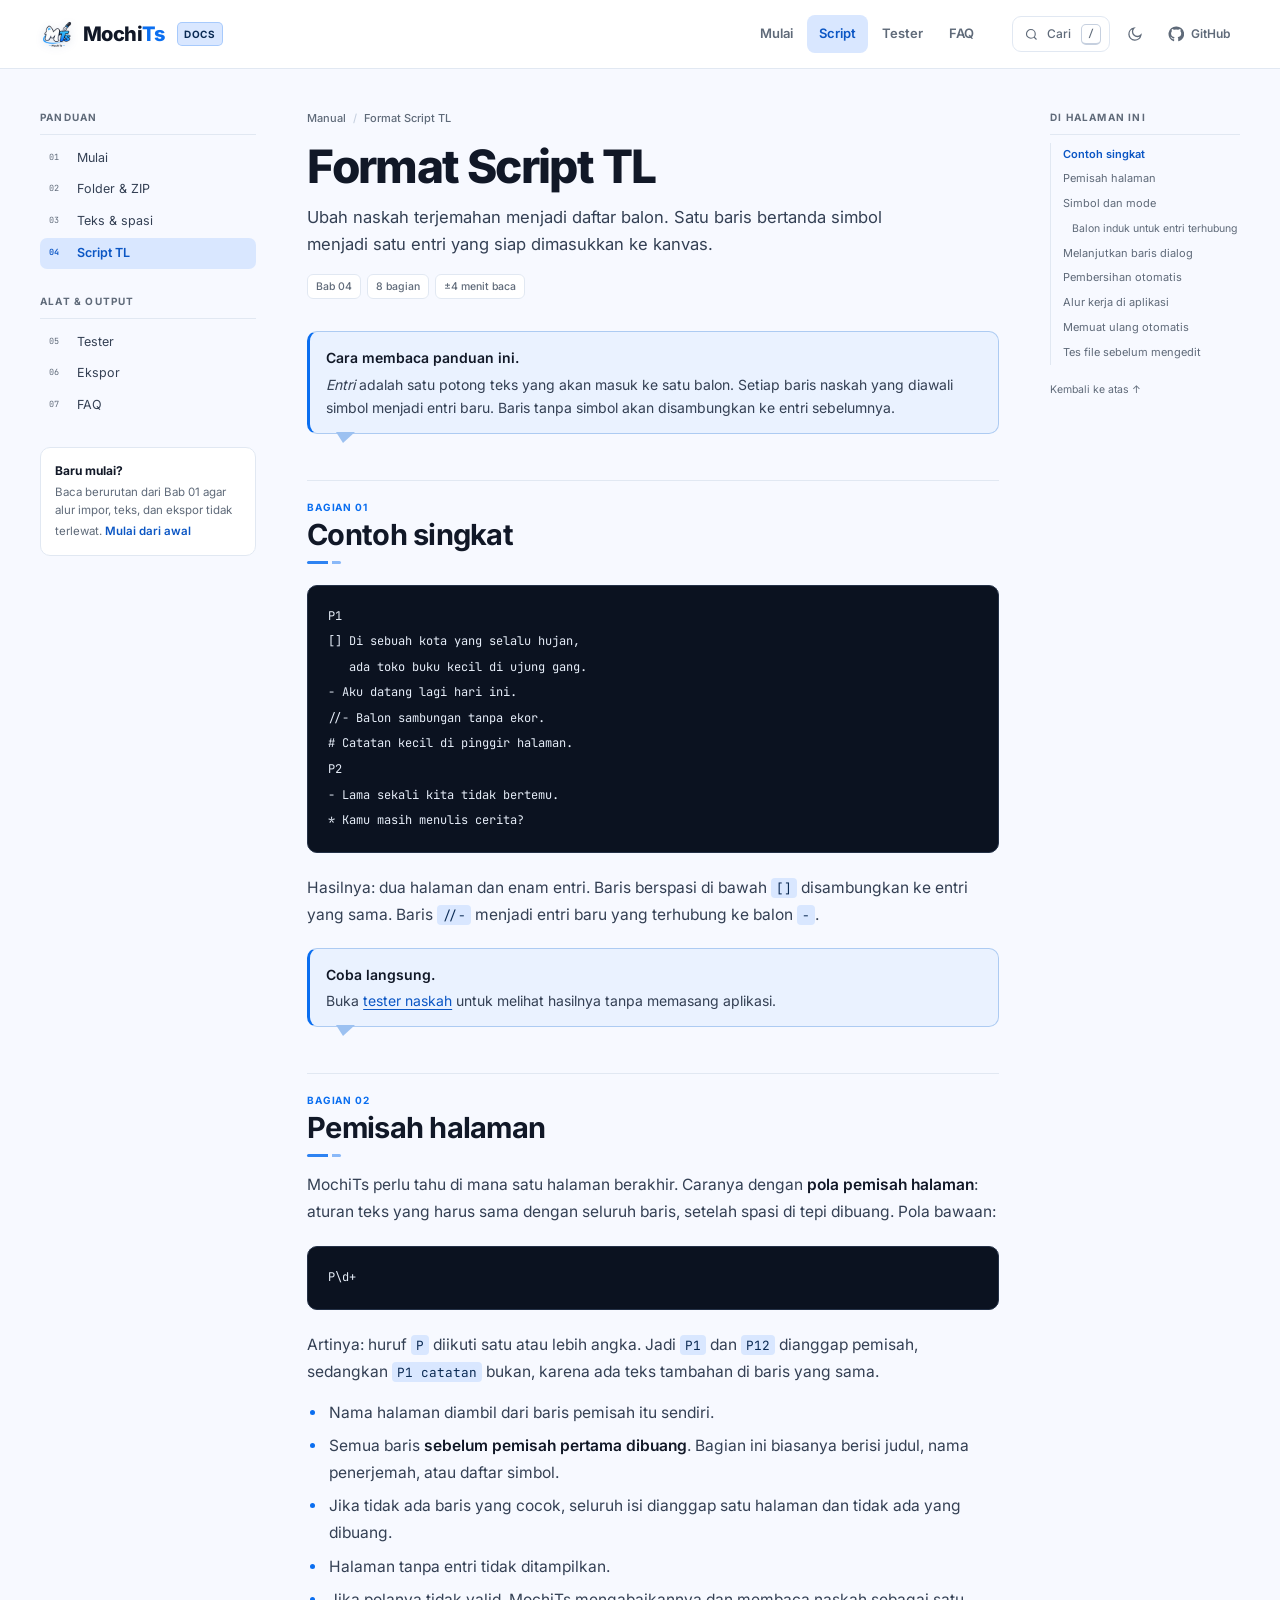
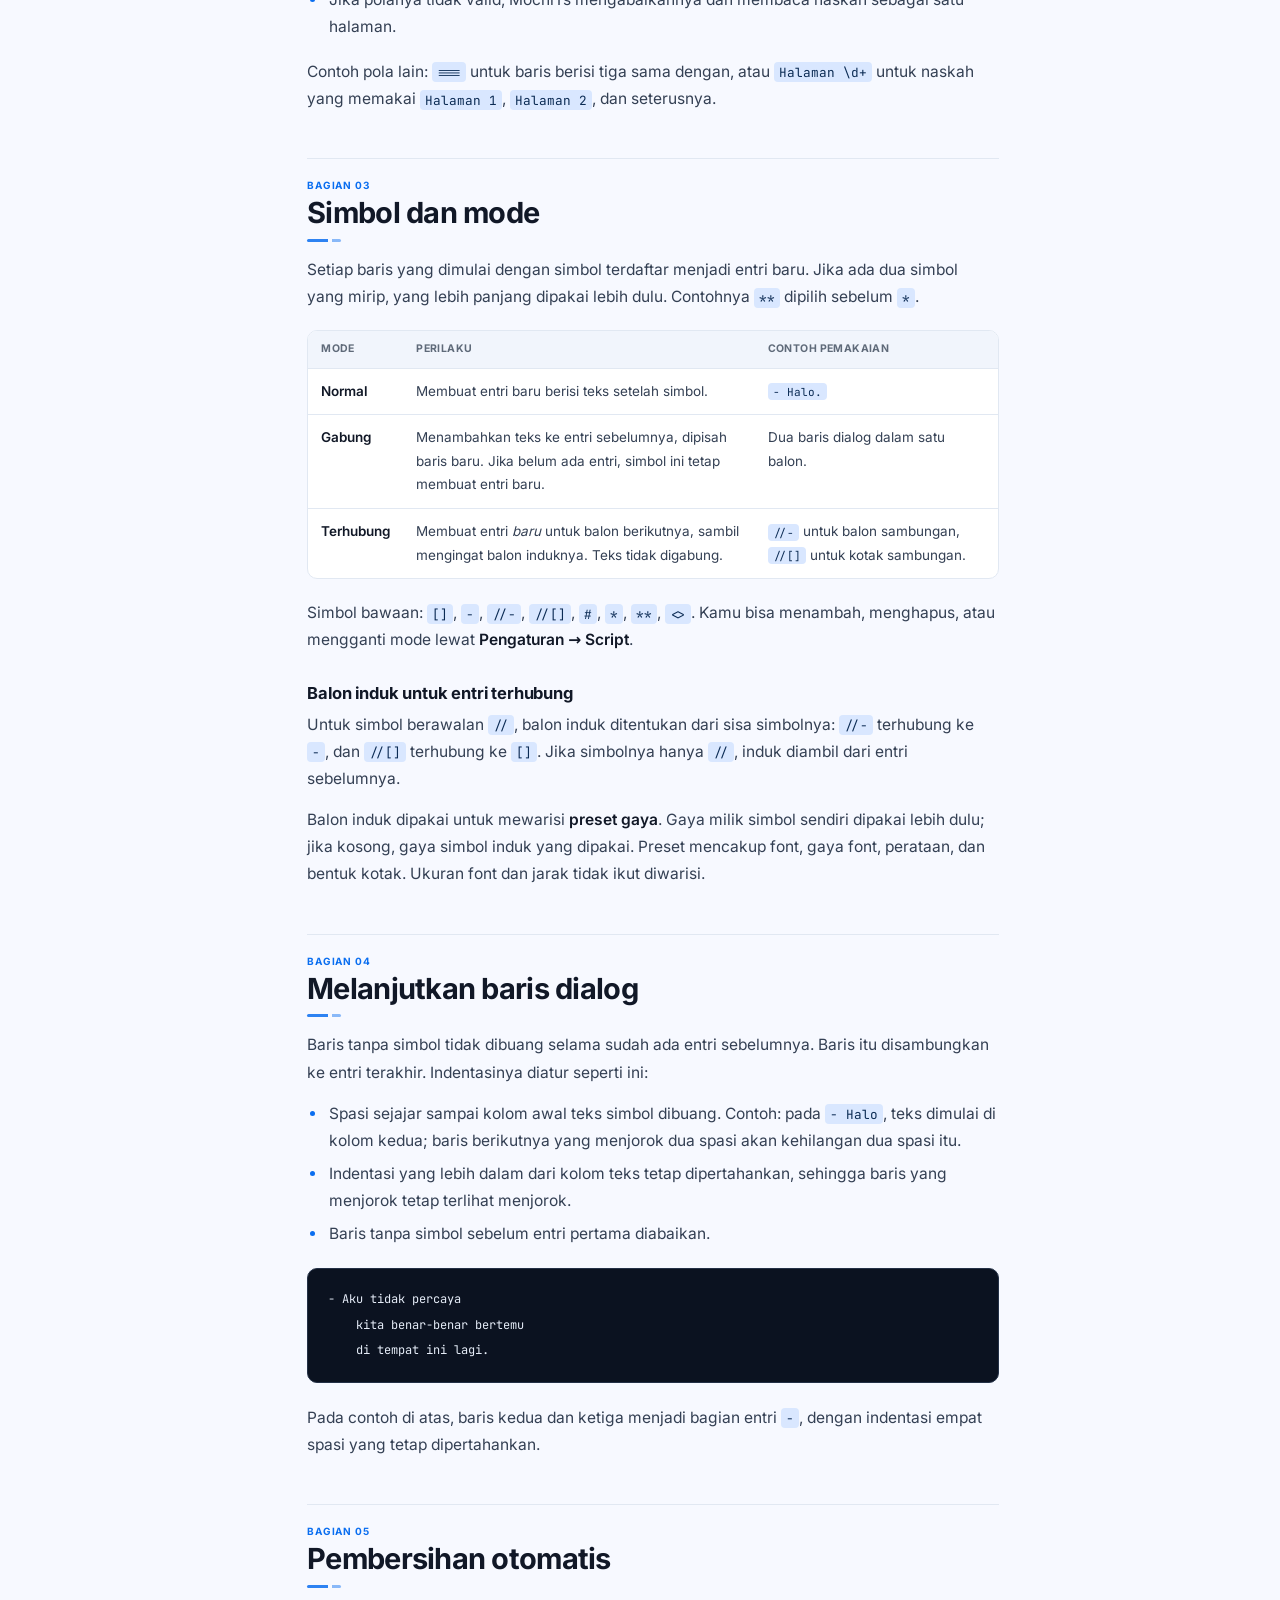
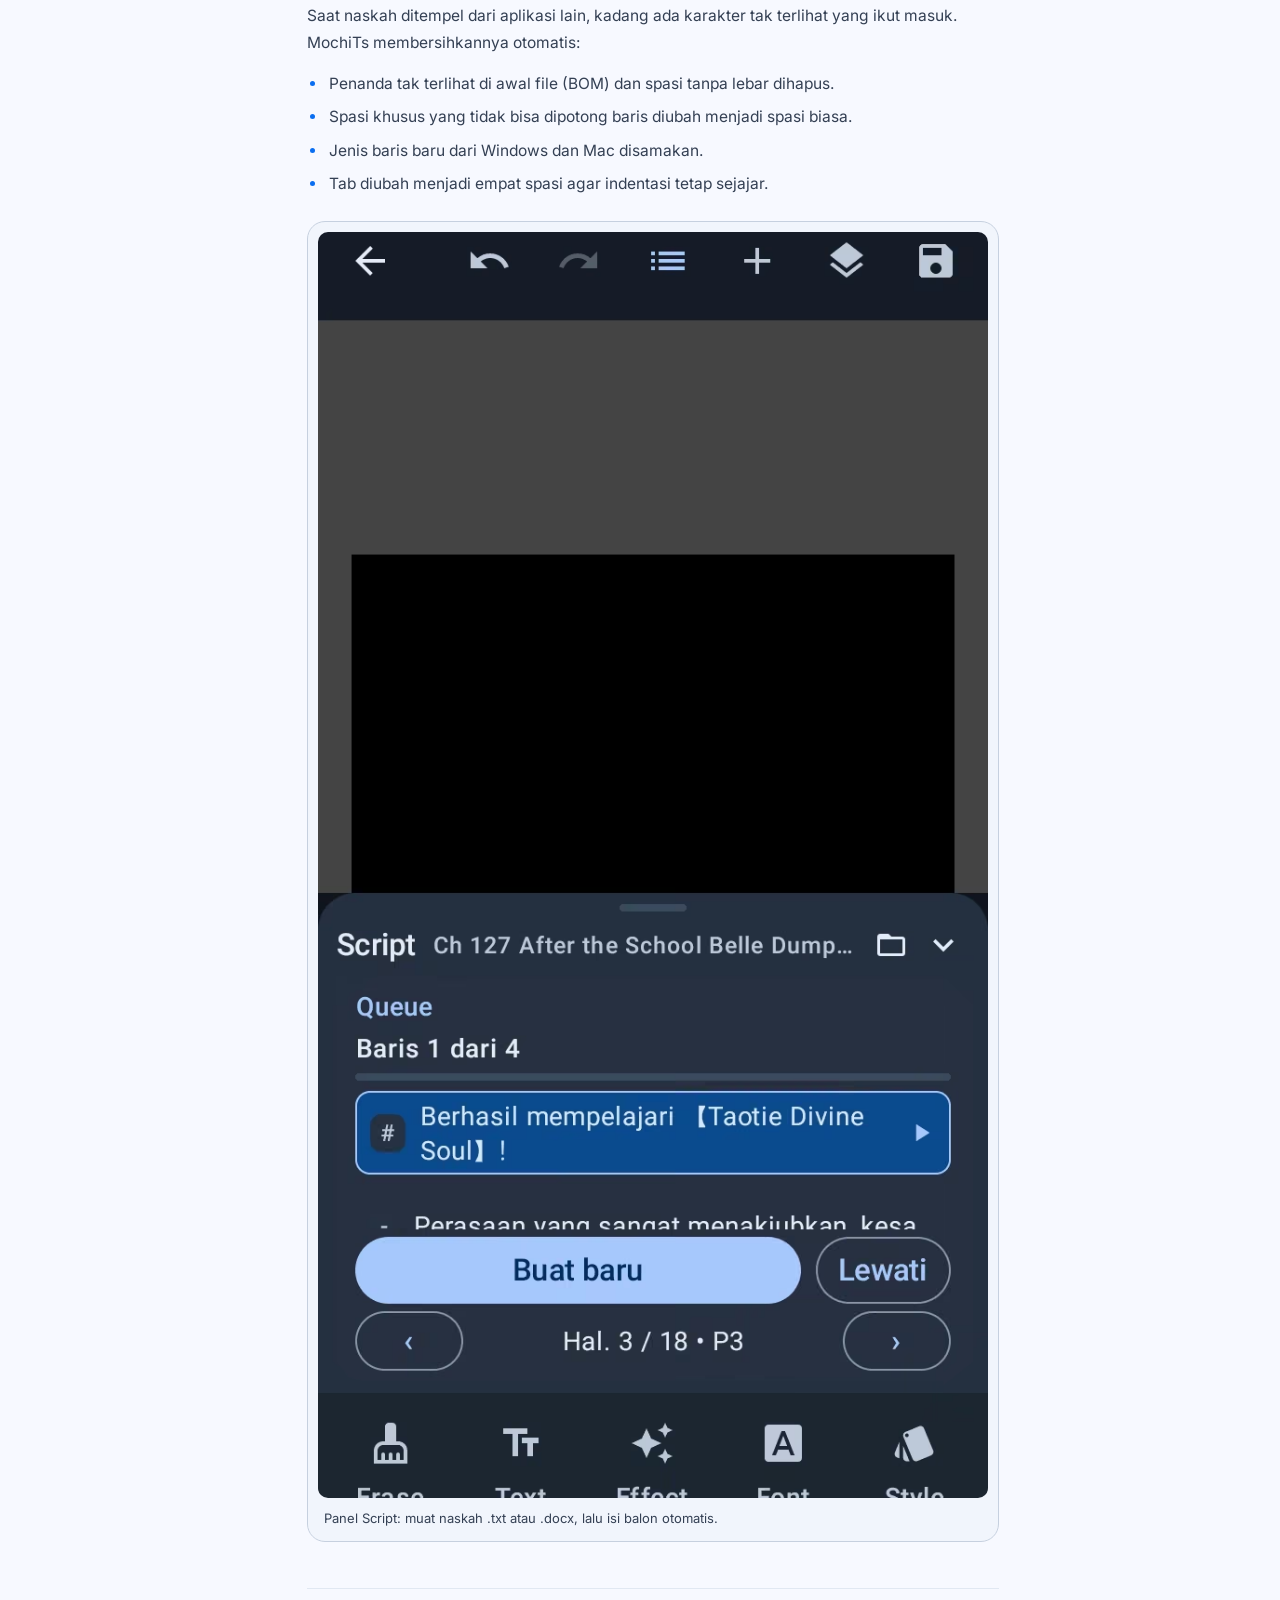
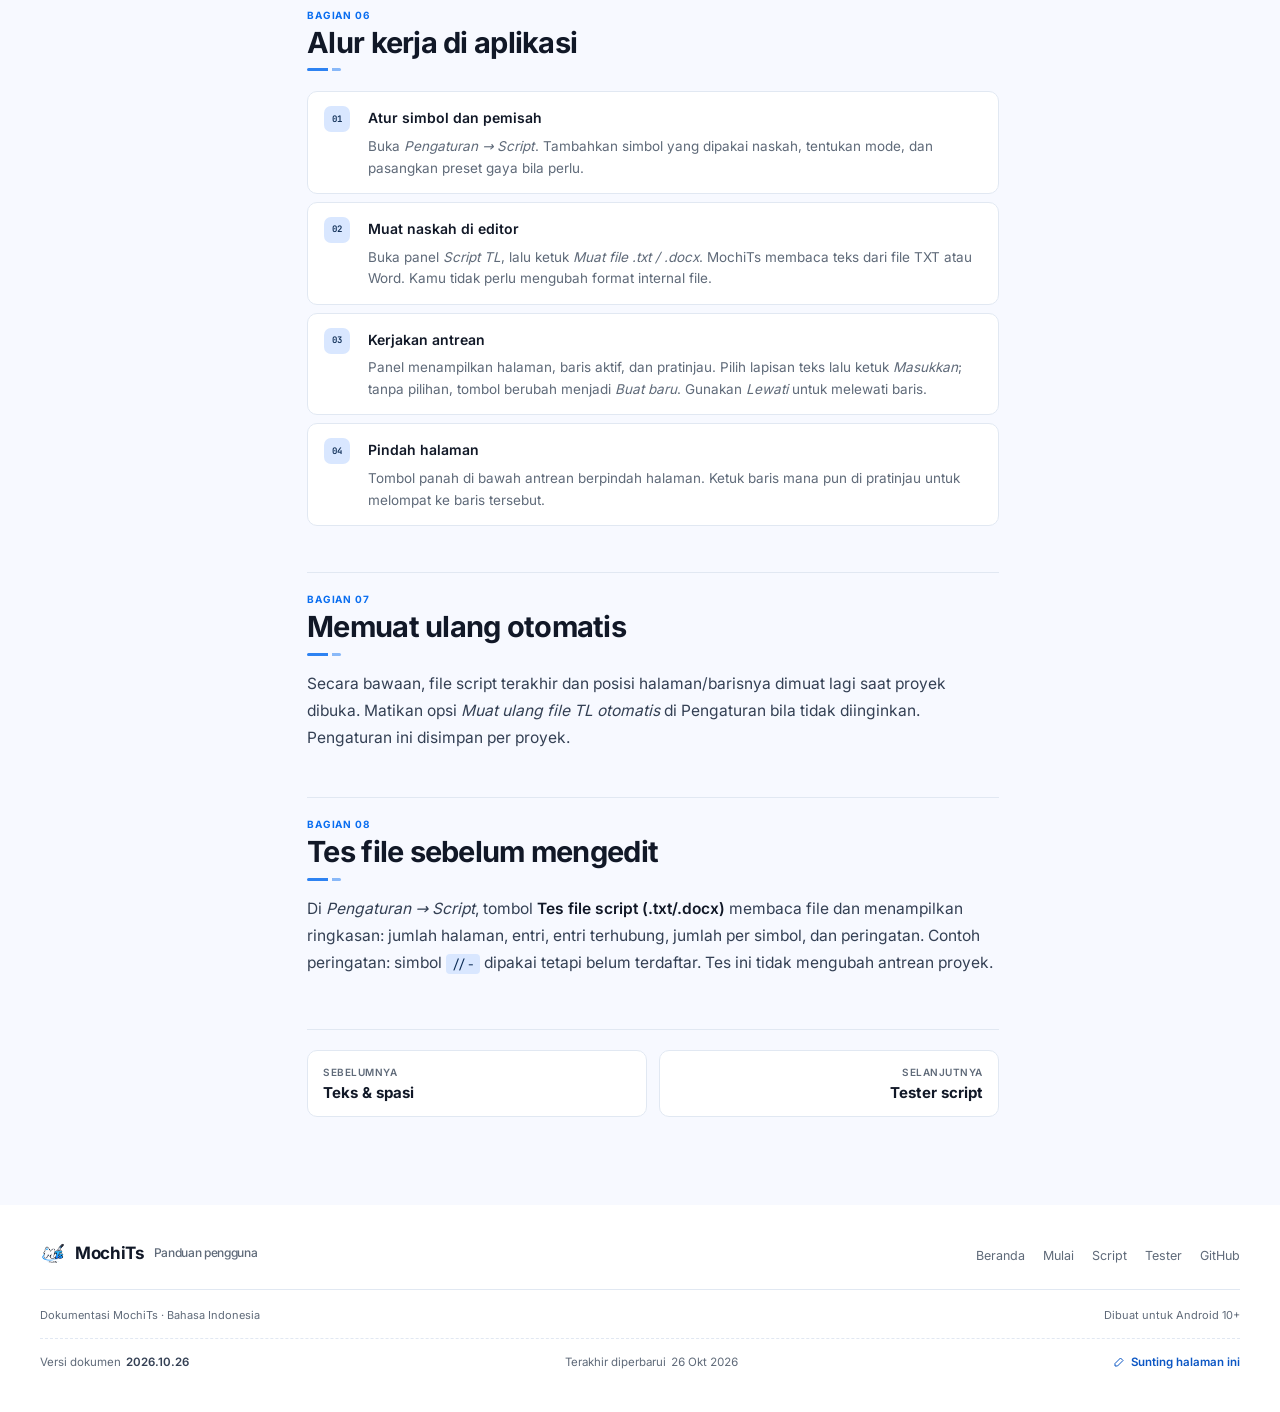
<file: script.html>
<!DOCTYPE html>
<html lang="id">
<head>
  <meta charset="utf-8">
  <meta name="viewport" content="width=device-width, initial-scale=1">
  <title>Format Script TL | MochiTs Docs</title>
  <meta name="description" content="Cara menulis Script TL agar MochiTs bisa memecahnya per halaman: simbol, entri terhubung, dan baris sambungan.">
  <meta name="robots" content="index, follow, max-image-preview:large">
  <meta name="theme-color" content="#f7f9ff" media="(prefers-color-scheme: light)">
  <meta name="theme-color" content="#0f141d" media="(prefers-color-scheme: dark)">
  <link rel="canonical" href="https://mochits.my.id/script.html">
  <meta property="og:type" content="article">
  <meta property="og:site_name" content="MochiTs Docs">
  <meta property="og:locale" content="id_ID">
  <meta property="og:title" content="Format Script TL | MochiTs Docs">
  <meta property="og:description" content="Cara menulis Script TL agar MochiTs bisa memecahnya per halaman: simbol, entri terhubung, dan baris sambungan.">
  <meta property="og:url" content="https://mochits.my.id/script.html">
  <meta property="og:image" content="https://mochits.my.id/assets/og-cover.png">
  <meta property="og:image:width" content="1200">
  <meta property="og:image:height" content="630">
  <meta property="og:image:alt" content="Logo MochiTs dan tulisan Panduan MochiTs">
  <meta name="twitter:card" content="summary_large_image">
  <meta name="twitter:title" content="Format Script TL | MochiTs Docs">
  <meta name="twitter:description" content="Cara menulis Script TL agar MochiTs bisa memecahnya per halaman: simbol, entri terhubung, dan baris sambungan.">
  <meta name="twitter:image" content="https://mochits.my.id/assets/og-cover.png">
  <link rel="icon" href="assets/favicon-32.png" sizes="32x32" type="image/png">
  <link rel="icon" href="assets/icon-48.png" sizes="48x48" type="image/png">
  <link rel="icon" href="assets/icon-192.png" sizes="192x192" type="image/png">
  <link rel="apple-touch-icon" href="assets/apple-touch-icon.png">
  <link rel="manifest" href="site.webmanifest">
  <link rel="sitemap" type="application/xml" href="https://mochits.my.id/sitemap.xml">
  <link rel="preload" href="assets/fonts/inter-latin.woff2" as="font" type="font/woff2" crossorigin>
  <link rel="preload" href="assets/fonts/jetbrains-mono-latin.woff2" as="font" type="font/woff2" crossorigin>
  <script>
    (function () {
      var theme = "light";
      try {
        var saved = localStorage.getItem("mochits-theme");
        if (saved === "dark" || saved === "light") theme = saved;
        else if (window.matchMedia && window.matchMedia("(prefers-color-scheme: dark)").matches) theme = "dark";
      } catch (error) { /* penyimpanan diblokir */ }
      document.documentElement.setAttribute("data-theme", theme);
    })();
  </script>
  <link rel="stylesheet" href="assets/style.css">
  <script type="application/ld+json">
  {
    "@context": "https://schema.org",
    "@graph": [
            {
        "@type": "TechArticle",
        "@id": "https://mochits.my.id/script.html#article",
        "headline": "Format Script TL | MochiTs Docs",
        "description": "Cara menulis Script TL agar MochiTs bisa memecahnya per halaman: simbol, entri terhubung, dan baris sambungan.",
        "url": "https://mochits.my.id/script.html",
        "mainEntityOfPage": "https://mochits.my.id/script.html",
        "inLanguage": "id",
        "isPartOf": { "@id": "https://mochits.my.id/#website" },
        "author": { "@type": "Organization", "name": "MochiTs" },
        "publisher": { "@type": "Organization", "name": "MochiTs", "logo": { "@type": "ImageObject", "url": "https://mochits.my.id/assets/icon-512.png" } },
        "datePublished": "2026-10-20",
        "dateModified": "2026-10-24"
      },
      {
        "@type": "BreadcrumbList",
        "itemListElement": [
          { "@type": "ListItem", "position": 1, "name": "Beranda", "item": "https://mochits.my.id/" },
          { "@type": "ListItem", "position": 2, "name": "Script TL", "item": "https://mochits.my.id/script.html" }
        ]
      }
    ]
  }
  </script>
</head>
<body class="has-progress" data-page="script.html">
  <a class="skip-link" href="#main">Lewati ke konten</a>
  <header class="site-header">
    <div class="header-in">
      <a class="brand" href="index.html" aria-label="MochiTs Docs, beranda">
        <img class="brand-logo" src="assets/logo-mark.png" alt="" width="34" height="34">
        <span class="brand-word">Mochi<span>Ts</span></span>
        <span class="brand-tag">Docs</span>
      </a>
      <nav class="site-nav" aria-label="Utama">
        <a href="mulai.html">Mulai</a>
        <a href="script.html">Script</a>
        <a href="tester.html">Tester</a>
        <a href="faq.html">FAQ</a>
      </nav>
      <div class="header-tools">
        <button class="search-btn" type="button" aria-label="Cari dokumentasi">
          <svg viewBox="0 0 24 24" fill="none" stroke="currentColor" stroke-width="1.8" aria-hidden="true"><circle cx="11" cy="11" r="7"></circle><path d="m20 20-4-4"></path></svg>
          <span>Cari</span>
          <kbd>/</kbd>
        </button>
        <button class="theme-toggle" type="button" data-theme-toggle aria-label="Aktifkan mode gelap" title="Mode gelap">
          <svg class="i-moon" viewBox="0 0 24 24" fill="none" stroke="currentColor" stroke-width="1.8" aria-hidden="true"><path d="M21 12.8A8.5 8.5 0 1 1 11.2 3a6.5 6.5 0 0 0 9.8 9.8Z"></path></svg>
          <svg class="i-sun" viewBox="0 0 24 24" fill="none" stroke="currentColor" stroke-width="1.8" aria-hidden="true"><circle cx="12" cy="12" r="4"></circle><path d="M12 2v2M12 20v2M4.9 4.9l1.4 1.4M17.7 17.7l1.4 1.4M2 12h2M20 12h2M4.9 19.1l1.4-1.4M17.7 6.3l1.4-1.4"></path></svg>
        </button>
        <a class="header-link" href="https://github.com/Mochizhouuu/MochiTs" target="_blank" rel="noopener" aria-label="MochiTs di GitHub">
          <svg viewBox="0 0 24 24" fill="currentColor" aria-hidden="true"><path d="M12 .7a11.3 11.3 0 0 0-3.6 22c.6.1.8-.3.8-.6v-2.2c-3.2.7-3.9-1.4-3.9-1.4-.5-1.3-1.3-1.7-1.3-1.7-1-.7.1-.7.1-.7 1.1.1 1.7 1.2 1.7 1.2 1 1.8 2.7 1.3 3.4 1 .1-.8.4-1.3.7-1.6-2.6-.3-5.3-1.3-5.3-5.8 0-1.3.5-2.3 1.2-3.2-.1-.3-.5-1.5.1-3.1 0 0 1-.3 3.3 1.2a11 11 0 0 1 6 0c2.3-1.5 3.3-1.2 3.3-1.2.6 1.6.2 2.8.1 3.1.8.9 1.2 1.9 1.2 3.2 0 4.5-2.7 5.5-5.3 5.8.4.4.8 1.1.8 2.2v3.3c0 .3.2.7.8.6A11.3 11.3 0 0 0 12 .7Z"></path></svg>
          <span>GitHub</span>
        </a>
        <button class="menu-btn" type="button" aria-expanded="false" aria-controls="site-menu" aria-label="Buka menu">
          <span class="menu-btn-lines" aria-hidden="true"></span>
        </button>
      </div>
      <div class="reading-progress" aria-hidden="true"><span></span></div>
    </div>
  </header>


  <nav class="bottom-nav" aria-label="Navigasi utama">
    <a href="index.html" class="bottom-nav-item" data-nav="index.html">
      <span class="icon" aria-hidden="true"><svg viewBox="0 0 24 24" fill="none" stroke="currentColor" stroke-width="1.8"><path d="m3 12 9-9 9 9M5 10v10a1 1 0 0 0 1 1h4v-6h4v6h4a1 1 0 0 0 1-1V10"></path></svg></span>
      <span class="lbl">Beranda</span>
    </a>
    <a href="mulai.html" class="bottom-nav-item" data-nav="mulai.html">
      <span class="icon" aria-hidden="true"><svg viewBox="0 0 24 24" fill="none" stroke="currentColor" stroke-width="1.8"><path d="M4 5h16M4 12h16M4 19h10"></path></svg></span>
      <span class="lbl">Mulai</span>
    </a>
    <a href="teks.html" class="bottom-nav-item" data-nav="teks.html">
      <span class="icon" aria-hidden="true"><svg viewBox="0 0 24 24" fill="none" stroke="currentColor" stroke-width="1.8"><path d="M5 4h14M5 8h14M7 14h10M7 18h6"></path></svg></span>
      <span class="lbl">Teks</span>
    </a>
    <a href="script.html" class="bottom-nav-item active" data-nav="script.html" aria-current="page">
      <span class="icon" aria-hidden="true"><svg viewBox="0 0 24 24" fill="none" stroke="currentColor" stroke-width="1.8"><path d="m8 6-6 6 6 6M16 6l6 6-6 6"></path></svg></span>
      <span class="lbl">Script</span>
    </a>
    <button type="button" class="bottom-nav-item" data-nav-menu aria-haspopup="true" aria-expanded="false" aria-controls="site-menu">
      <span class="icon" aria-hidden="true"><svg viewBox="0 0 24 24" fill="none" stroke="currentColor" stroke-width="1.8"><path d="M4 4h7v7H4zM13 4h7v7h-7zM4 13h7v7H4zM13 13h7v7h-7z"></path></svg></span>
      <span class="lbl">Semua bab</span>
    </button>
  </nav>
  <div class="site-menu" id="site-menu" hidden>
    <div class="site-menu-in">
      <nav class="menu-group" aria-label="Isi panduan">
        <div class="menu-label">Isi panduan</div>
        <a href="mulai.html"><span class="no">01</span><span>Mulai</span><span class="desc">Pasang aplikasi, buat proyek, kenali layar editor.</span></a>
        <a href="folder-zip.html"><span class="no">02</span><span>Folder &amp; ZIP</span><span class="desc">Rapikan proyek dan impor satu chapter sekaligus.</span></a>
        <a href="teks.html"><span class="no">03</span><span>Teks &amp; spasi</span><span class="desc">Huruf, warna, efek, dan cara membersihkan balon.</span></a>
        <a href="script.html" aria-current="page"><span class="no">04</span><span>Script TL</span><span class="desc">Ubah naskah terjemahan menjadi daftar balon.</span></a>
        <a href="tester.html"><span class="no">05</span><span>Tester</span><span class="desc">Coba naskah dan pemisah halaman langsung di browser.</span></a>
        <a href="ekspor.html"><span class="no">06</span><span>Ekspor</span><span class="desc">Simpan gambar jadi atau file proyek yang bisa diedit.</span></a>
        <a href="faq.html"><span class="no">07</span><span>FAQ</span><span class="desc">Jawaban singkat untuk masalah yang sering muncul.</span></a>
      </nav>
      <div class="menu-foot">
        <button class="search-wide" type="button" aria-label="Buka pencarian">
          <span>Cari di dokumentasi</span>
          <span aria-hidden="true">/</span>
        </button>
        <a href="https://github.com/Mochizhouuu/MochiTs" target="_blank" rel="noopener">Kode aplikasi di GitHub</a>
        <a href="https://github.com/Mochizhouuu/MochiTs-Docs" target="_blank" rel="noopener">Sumber dokumentasi</a>
        <a href="changelog.html">Riwayat perubahan</a>
        <p class="menu-note">Semua halaman bisa dibaca tanpa akun. Proyekmu tetap tersimpan di perangkat.</p>
      </div>
    </div>
  </div>

  <div class="search-overlay" id="search-overlay" hidden>
    <div class="search-box" role="dialog" aria-modal="true" aria-labelledby="search-title">
      <div class="search-head">
        <svg viewBox="0 0 24 24" fill="none" stroke="currentColor" stroke-width="1.7" aria-hidden="true"><circle cx="11" cy="11" r="7"></circle><path d="m20 20-4-4"></path></svg>
        <h2 class="visually-hidden" id="search-title">Cari dokumentasi</h2>
        <input id="search-input" type="search" aria-label="Cari dokumentasi" placeholder="Cari bab, fitur, atau masalah..." autocomplete="off" spellcheck="false">
        <button class="search-close" type="button" data-search-close aria-label="Tutup pencarian">Esc</button>
      </div>
      <div class="search-results" id="search-results" aria-live="polite"></div>
      <div class="search-foot">
        <span id="search-summary">Mulai dari sini</span>
        <span>↑↓ pilih · ↵ buka · esc tutup</span>
      </div>
    </div>
  </div>

  <main class="docs-shell" id="main">
      <aside class="docs-side">
        <div class="side-label">Panduan</div>
        <nav class="side-nav" aria-label="Bab panduan">
        <a href="mulai.html"><span class="no">01</span><span>Mulai</span></a>
        <a href="folder-zip.html"><span class="no">02</span><span>Folder &amp; ZIP</span></a>
        <a href="teks.html"><span class="no">03</span><span>Teks &amp; spasi</span></a>
        <a href="script.html" class="active" aria-current="page"><span class="no">04</span><span>Script TL</span></a>
        </nav>
        <div class="side-label">Alat &amp; output</div>
        <nav class="side-nav" aria-label="Alat dan output">
        <a href="tester.html"><span class="no">05</span><span>Tester</span></a>
        <a href="ekspor.html"><span class="no">06</span><span>Ekspor</span></a>
        <a href="faq.html"><span class="no">07</span><span>FAQ</span></a>
        </nav>
        <div class="side-help">
          <strong>Baru mulai?</strong>
          Baca berurutan dari Bab 01 agar alur impor, teks, dan ekspor tidak terlewat.
          <a href="mulai.html">Mulai dari awal</a>
        </div>
      </aside>

    <article class="docs-article" aria-labelledby="doc-title">
      <header class="doc-masthead">
        <nav class="breadcrumb" aria-label="Breadcrumb">
          <a href="index.html">Manual</a><span class="sep">/</span><span>Format Script TL</span>
        </nav>
        <h1 id="doc-title">Format Script TL</h1>
        <p class="doc-lead">Ubah naskah terjemahan menjadi daftar balon. Satu baris bertanda simbol menjadi satu entri yang siap dimasukkan ke kanvas.</p>
        <div class="doc-meta"><span>Bab 04</span><span>8 bagian</span><span>±4 menit baca</span></div>
      </header>

        <details class="mobile-toc">
          <summary>Daftar isi</summary>
          <div class="m-toc-body">
            <div class="m-toc-group">
              <span class="m-toc-label">Bagian</span>
            <a href="#contoh">Contoh singkat</a>
            <a href="#halaman">Pemisah halaman</a>
            <a href="#simbol">Simbol dan mode</a>
            <a href="#sambungan">Melanjutkan baris dialog</a>
            <a href="#normalisasi">Pembersihan otomatis</a>
            <a href="#alur">Alur kerja di aplikasi</a>
            <a href="#autosave">Memuat ulang otomatis</a>
            <a href="#tes">Tes file sebelum mengedit</a>
              <span class="m-toc-label">Subbagian</span>
            <a class="toc-sub" href="#induk-entri-terhubung">Induk entri terhubung</a>
            </div>
          </div>
        </details>

      <div class="doc-body">
<div class="callout">
        <strong>Cara membaca panduan ini.</strong> <em>Entri</em> adalah satu potong teks yang akan masuk ke satu balon. Setiap baris naskah yang diawali simbol menjadi entri baru. Baris tanpa simbol akan disambungkan ke entri sebelumnya.
      </div>

<h2 id="contoh">Contoh singkat</h2>
      <pre><code>P1
[] Di sebuah kota yang selalu hujan,
   ada toko buku kecil di ujung gang.
- Aku datang lagi hari ini.
//- Balon sambungan tanpa ekor.
# Catatan kecil di pinggir halaman.
P2
- Lama sekali kita tidak bertemu.
* Kamu masih menulis cerita?</code></pre>
      <p>Hasilnya: dua halaman dan enam entri. Baris berspasi di bawah <code>[]</code> disambungkan ke entri yang sama. Baris <code>//-</code> menjadi entri baru yang terhubung ke balon <code>-</code>.</p>
      <div class="callout">
        <strong>Coba langsung.</strong> Buka <a href="tester.html">tester naskah</a> untuk melihat hasilnya tanpa memasang aplikasi.
      </div>

      <h2 id="halaman">Pemisah halaman</h2>
      <p>MochiTs perlu tahu di mana satu halaman berakhir. Caranya dengan <strong>pola pemisah halaman</strong>: aturan teks yang harus sama dengan seluruh baris, setelah spasi di tepi dibuang. Pola bawaan:</p>
      <pre><code>P\d+</code></pre>
      <p>Artinya: huruf <code>P</code> diikuti satu atau lebih angka. Jadi <code>P1</code> dan <code>P12</code> dianggap pemisah, sedangkan <code>P1 catatan</code> bukan, karena ada teks tambahan di baris yang sama.</p>
      <ul>
        <li>Nama halaman diambil dari baris pemisah itu sendiri.</li>
        <li>Semua baris <strong>sebelum pemisah pertama dibuang</strong>. Bagian ini biasanya berisi judul, nama penerjemah, atau daftar simbol.</li>
        <li>Jika tidak ada baris yang cocok, seluruh isi dianggap satu halaman dan tidak ada yang dibuang.</li>
        <li>Halaman tanpa entri tidak ditampilkan.</li>
        <li>Jika polanya tidak valid, MochiTs mengabaikannya dan membaca naskah sebagai satu halaman.</li>
      </ul>
      <p>Contoh pola lain: <code>===</code> untuk baris berisi tiga sama dengan, atau <code>Halaman \d+</code> untuk naskah yang memakai <code>Halaman 1</code>, <code>Halaman 2</code>, dan seterusnya.</p>

      <h2 id="simbol">Simbol dan mode</h2>
      <p>Setiap baris yang dimulai dengan simbol terdaftar menjadi entri baru. Jika ada dua simbol yang mirip, yang lebih panjang dipakai lebih dulu. Contohnya <code>**</code> dipilih sebelum <code>*</code>.</p>
      <div class="table-wrap">
        <table>
          <thead><tr><th>Mode</th><th>Perilaku</th><th>Contoh pemakaian</th></tr></thead>
          <tbody>
            <tr><td><strong>Normal</strong></td><td>Membuat entri baru berisi teks setelah simbol.</td><td><code>- Halo.</code></td></tr>
            <tr><td><strong>Gabung</strong></td><td>Menambahkan teks ke entri sebelumnya, dipisah baris baru. Jika belum ada entri, simbol ini tetap membuat entri baru.</td><td>Dua baris dialog dalam satu balon.</td></tr>
            <tr><td><strong>Terhubung</strong></td><td>Membuat entri <em>baru</em> untuk balon berikutnya, sambil mengingat balon induknya. Teks tidak digabung.</td><td><code>//-</code> untuk balon sambungan, <code>//[]</code> untuk kotak sambungan.</td></tr>
          </tbody>
        </table>
      </div>
      <p>Simbol bawaan: <code>[]</code>, <code>-</code>, <code>//-</code>, <code>//[]</code>, <code>#</code>, <code>*</code>, <code>**</code>, <code>&lt;&gt;</code>. Kamu bisa menambah, menghapus, atau mengganti mode lewat <strong>Pengaturan → Script</strong>.</p>

      <h3 id="induk-entri-terhubung">Balon induk untuk entri terhubung</h3>
      <p>Untuk simbol berawalan <code>//</code>, balon induk ditentukan dari sisa simbolnya: <code>//-</code> terhubung ke <code>-</code>, dan <code>//[]</code> terhubung ke <code>[]</code>. Jika simbolnya hanya <code>//</code>, induk diambil dari entri sebelumnya.</p>
      <p>Balon induk dipakai untuk mewarisi <strong>preset gaya</strong>. Gaya milik simbol sendiri dipakai lebih dulu; jika kosong, gaya simbol induk yang dipakai. Preset mencakup font, gaya font, perataan, dan bentuk kotak. Ukuran font dan jarak tidak ikut diwarisi.</p>

      <h2 id="sambungan">Melanjutkan baris dialog</h2>
      <p>Baris tanpa simbol tidak dibuang selama sudah ada entri sebelumnya. Baris itu disambungkan ke entri terakhir. Indentasinya diatur seperti ini:</p>
      <ul>
        <li>Spasi sejajar sampai kolom awal teks simbol dibuang. Contoh: pada <code>- Halo</code>, teks dimulai di kolom kedua; baris berikutnya yang menjorok dua spasi akan kehilangan dua spasi itu.</li>
        <li>Indentasi yang lebih dalam dari kolom teks tetap dipertahankan, sehingga baris yang menjorok tetap terlihat menjorok.</li>
        <li>Baris tanpa simbol sebelum entri pertama diabaikan.</li>
      </ul>
      <pre><code>- Aku tidak percaya
    kita benar-benar bertemu
    di tempat ini lagi.</code></pre>
      <p>Pada contoh di atas, baris kedua dan ketiga menjadi bagian entri <code>-</code>, dengan indentasi empat spasi yang tetap dipertahankan.</p>

      <h2 id="normalisasi">Pembersihan otomatis</h2>
      <p>Saat naskah ditempel dari aplikasi lain, kadang ada karakter tak terlihat yang ikut masuk. MochiTs membersihkannya otomatis:</p>
      <ul>
        <li>Penanda tak terlihat di awal file (BOM) dan spasi tanpa lebar dihapus.</li>
        <li>Spasi khusus yang tidak bisa dipotong baris diubah menjadi spasi biasa.</li>
        <li>Jenis baris baru dari Windows dan Mac disamakan.</li>
        <li>Tab diubah menjadi empat spasi agar indentasi tetap sejajar.</li>
      </ul>

      <figure class="shot">
        <div class="shot-view">
          <picture>
            <source srcset="assets/screens/script.avif" type="image/avif">
            <img class="shot-media" src="assets/screens/script.webp" width="720" height="1362" loading="lazy" decoding="async" alt="Panel Script TL di layar editor MochiTs: tombol Muat file, pilihan file naskah .txt atau .docx, dan hasil isi balon dari parsing naskah.">
          </picture>
        </div>
        <figcaption class="shot-cap">Panel Script: muat naskah .txt atau .docx, lalu isi balon otomatis.</figcaption>
      </figure>


      <h2 id="alur">Alur kerja di aplikasi</h2>
      <div class="steps">
        <div class="step">
          <strong>Atur simbol dan pemisah</strong>
          <p>Buka <em>Pengaturan → Script</em>. Tambahkan simbol yang dipakai naskah, tentukan mode, dan pasangkan preset gaya bila perlu.</p>
        </div>
        <div class="step">
          <strong>Muat naskah di editor</strong>
          <p>Buka panel <em>Script TL</em>, lalu ketuk <em>Muat file .txt / .docx</em>. MochiTs membaca teks dari file TXT atau Word. Kamu tidak perlu mengubah format internal file.</p>
        </div>
        <div class="step">
          <strong>Kerjakan antrean</strong>
          <p>Panel menampilkan halaman, baris aktif, dan pratinjau. Pilih lapisan teks lalu ketuk <em>Masukkan</em>; tanpa pilihan, tombol berubah menjadi <em>Buat baru</em>. Gunakan <em>Lewati</em> untuk melewati baris.</p>
        </div>
        <div class="step">
          <strong>Pindah halaman</strong>
          <p>Tombol panah di bawah antrean berpindah halaman. Ketuk baris mana pun di pratinjau untuk melompat ke baris tersebut.</p>
        </div>
      </div>

      <h2 id="autosave">Memuat ulang otomatis</h2>
      <p>Secara bawaan, file script terakhir dan posisi halaman/barisnya dimuat lagi saat proyek dibuka. Matikan opsi <em>Muat ulang file TL otomatis</em> di Pengaturan bila tidak diinginkan. Pengaturan ini disimpan per proyek.</p>

      <h2 id="tes">Tes file sebelum mengedit</h2>
      <p>Di <em>Pengaturan → Script</em>, tombol <strong>Tes file script (.txt/.docx)</strong> membaca file dan menampilkan ringkasan: jumlah halaman, entri, entri terhubung, jumlah per simbol, dan peringatan. Contoh peringatan: simbol <code>//-</code> dipakai tetapi belum terdaftar. Tes ini tidak mengubah antrean proyek.</p>
      </div>

      <nav class="doc-pager" aria-label="Navigasi bab">
        <a class="prev" href="teks.html"><span class="lbl">Sebelumnya</span><span class="ttl">Teks &amp; spasi</span></a>
        <a class="next" href="tester.html"><span class="lbl">Selanjutnya</span><span class="ttl">Tester script</span></a>
      </nav>
    </article>

    <aside class="docs-toc">
      <div class="side-label">Di halaman ini</div>
      <nav class="toc-nav" aria-label="Di halaman ini">
          <a href="#contoh">Contoh singkat</a>
          <a href="#halaman">Pemisah halaman</a>
          <a href="#simbol">Simbol dan mode</a>
          <a href="#induk-entri-terhubung" class="level-2">Balon induk untuk entri terhubung</a>
          <a href="#sambungan">Melanjutkan baris dialog</a>
          <a href="#normalisasi">Pembersihan otomatis</a>
          <a href="#alur">Alur kerja di aplikasi</a>
          <a href="#autosave">Memuat ulang otomatis</a>
          <a href="#tes">Tes file sebelum mengedit</a>
      </nav>
      <a class="toc-top" href="#main">Kembali ke atas ↑</a>
    </aside>
  </main>

  <footer class="site-footer">
    <div class="wrap">
      <div class="footer-in">
        <div class="footer-brand"><img src="assets/logo-mark.png" alt="" width="26" height="26">MochiTs <span>Panduan pengguna</span></div>
        <div class="footer-links">
          <a href="index.html">Beranda</a>
          <a href="mulai.html">Mulai</a>
          <a href="script.html">Script</a>
          <a href="tester.html">Tester</a>
          <a href="https://github.com/Mochizhouuu/MochiTs" target="_blank" rel="noopener">GitHub</a>
        </div>
      </div>
      <div class="footer-note">
        <span>Dokumentasi MochiTs · Bahasa Indonesia</span>
        <span>Dibuat untuk Android 10+</span>
      </div>
      <div class="footer-meta">
        <span>Versi dokumen <b>2026.10.26</b></span>
        <span>Terakhir diperbarui <time datetime="2026-10-26">26 Okt 2026</time></span>
        <a class="meta-edit" href="https://github.com/Mochizhouuu/MochiTs-Docs/edit/main/script.html" target="_blank" rel="noopener">
          <svg viewBox="0 0 24 24" width="12" height="12" fill="none" stroke="currentColor" stroke-width="2" aria-hidden="true"><path d="m15 4 5 5L9 20H4v-5Z"></path></svg>Sunting halaman ini
        </a>
      </div>
    </div>
  </footer>
  <script src="assets/app.js"></script>
</body>
</html>
</file>
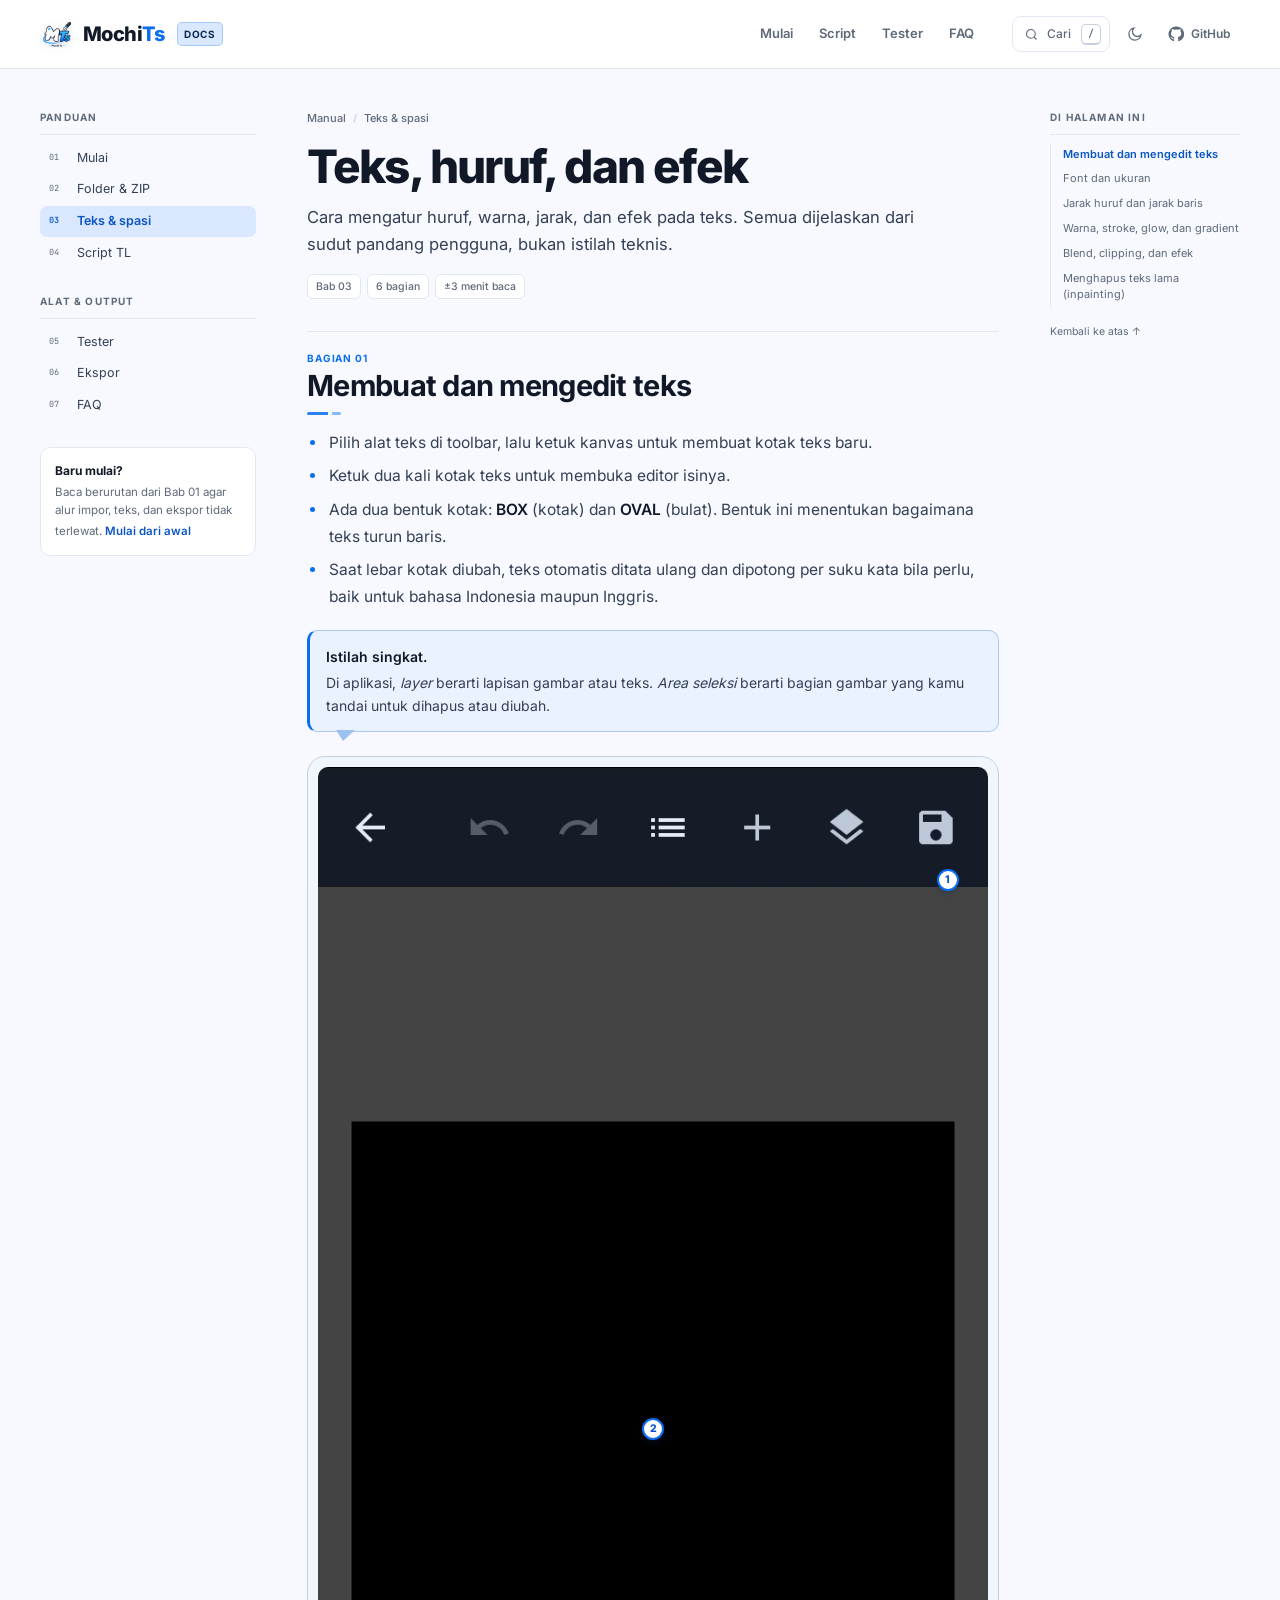
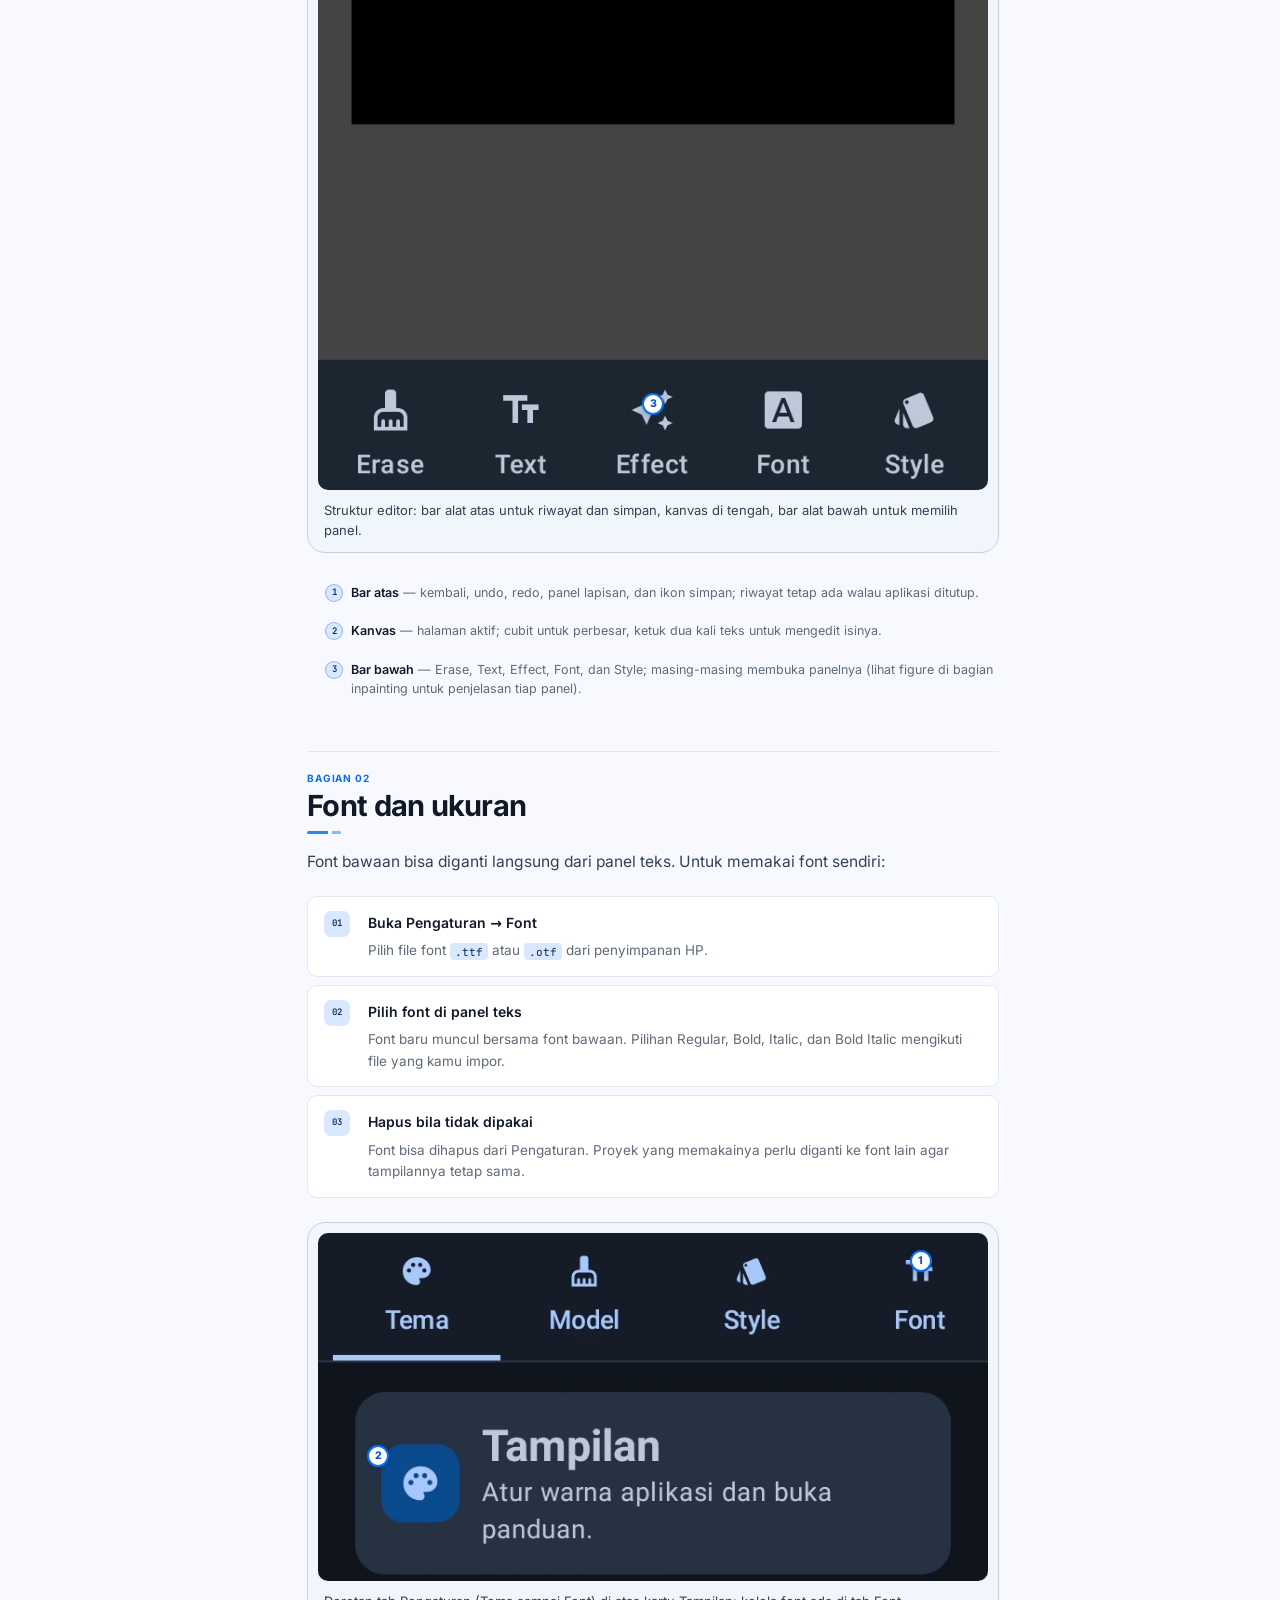
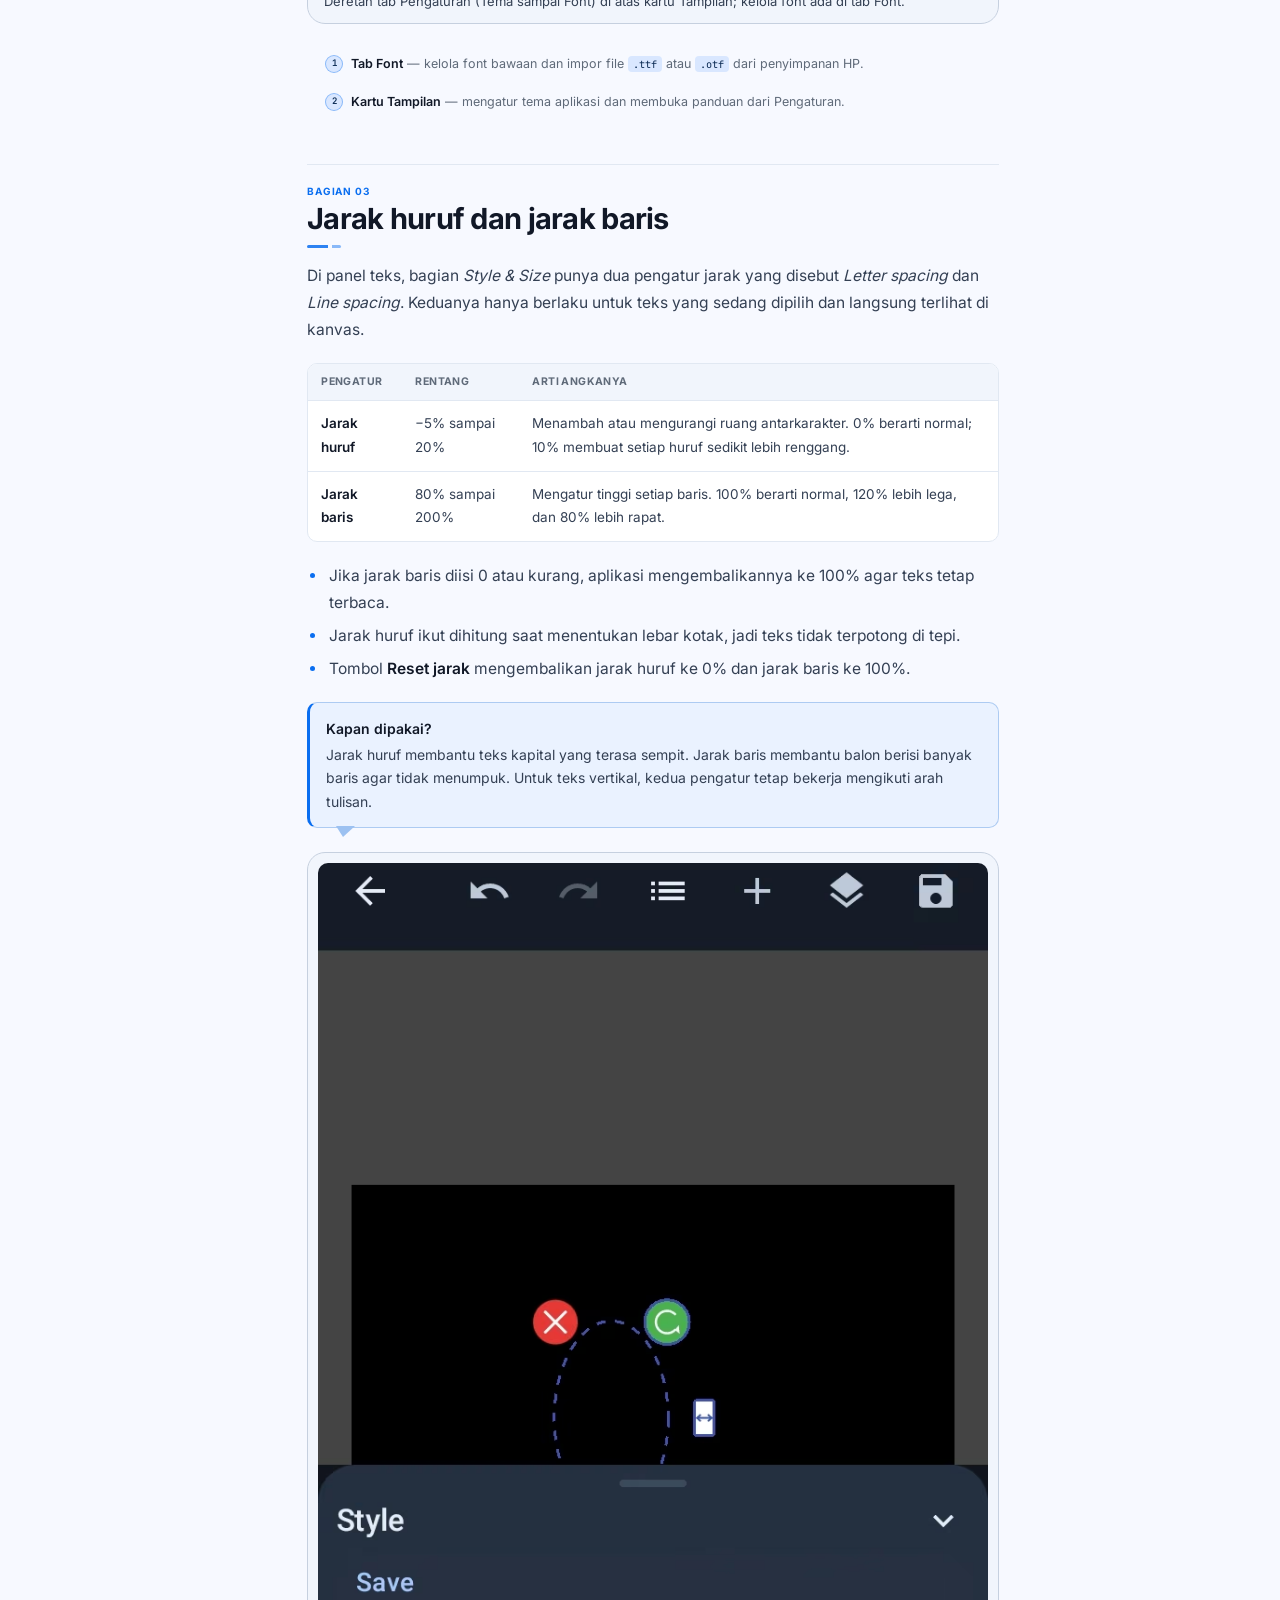
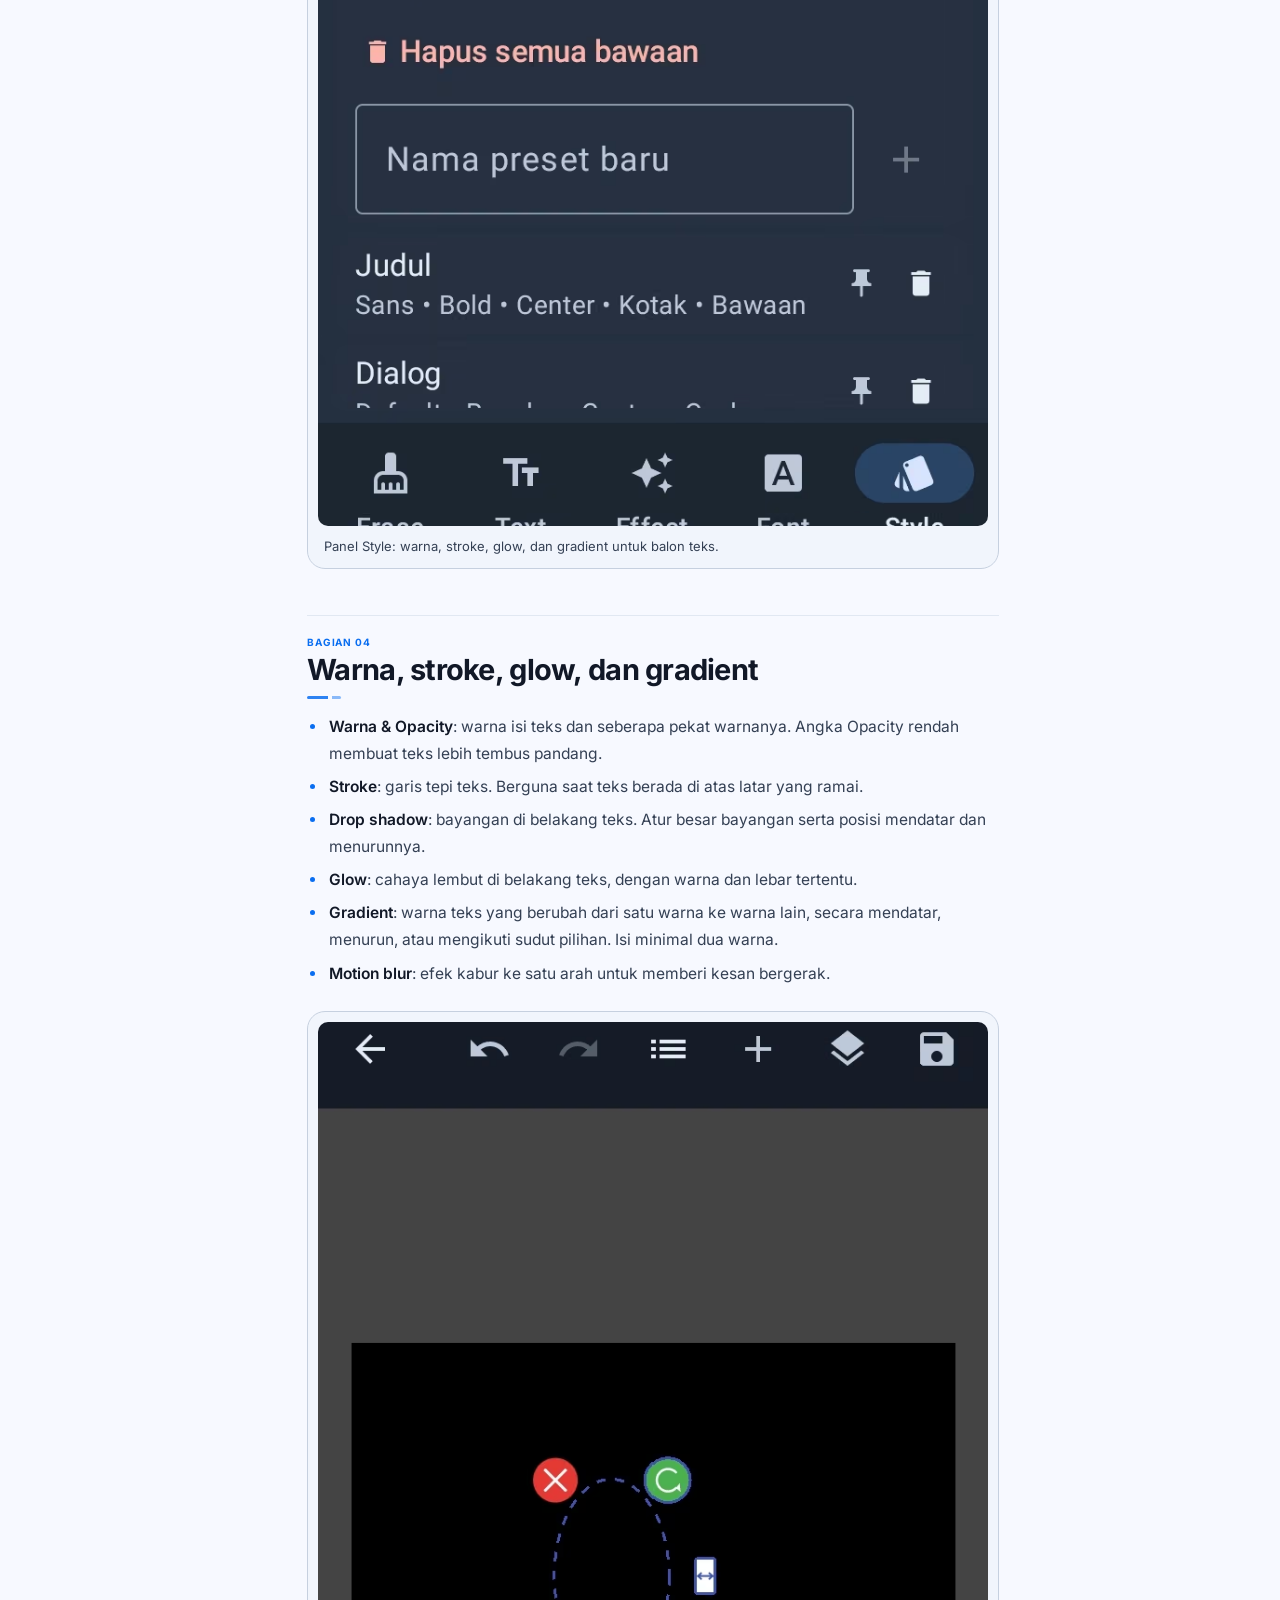
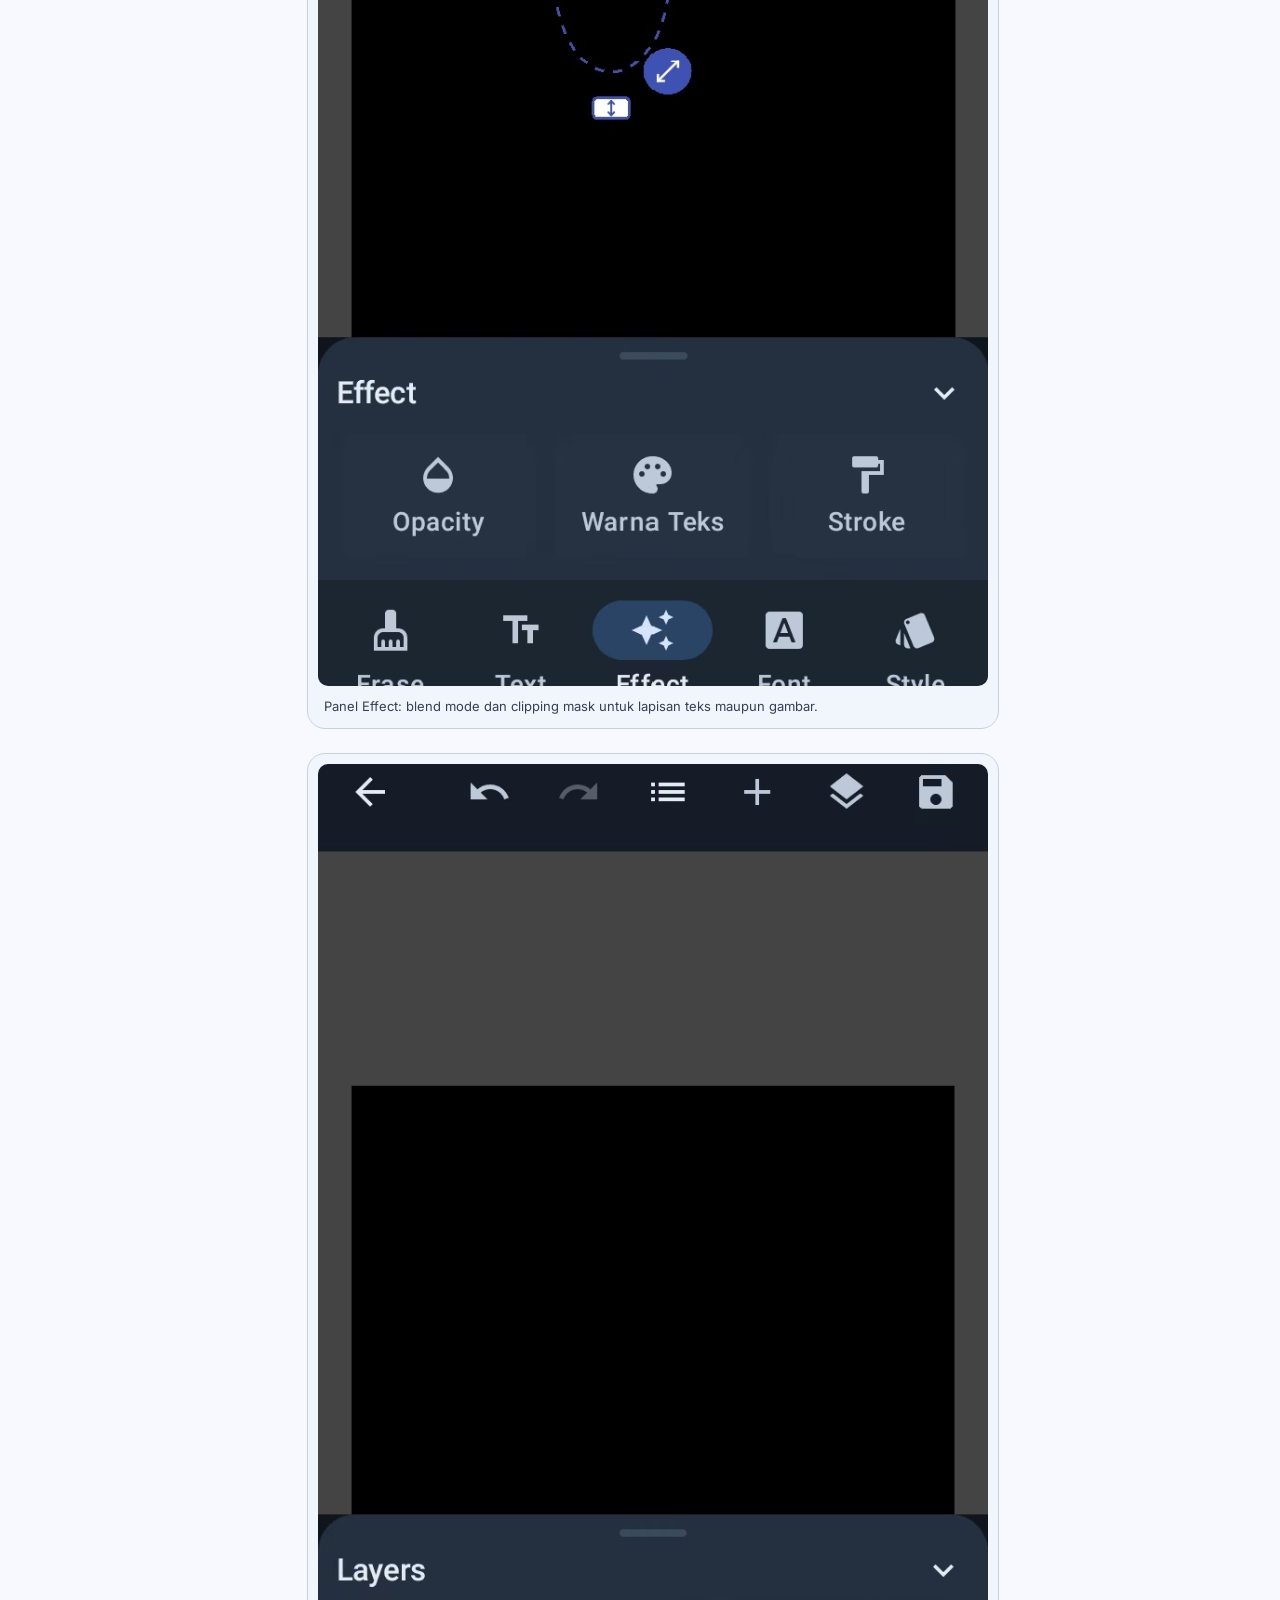
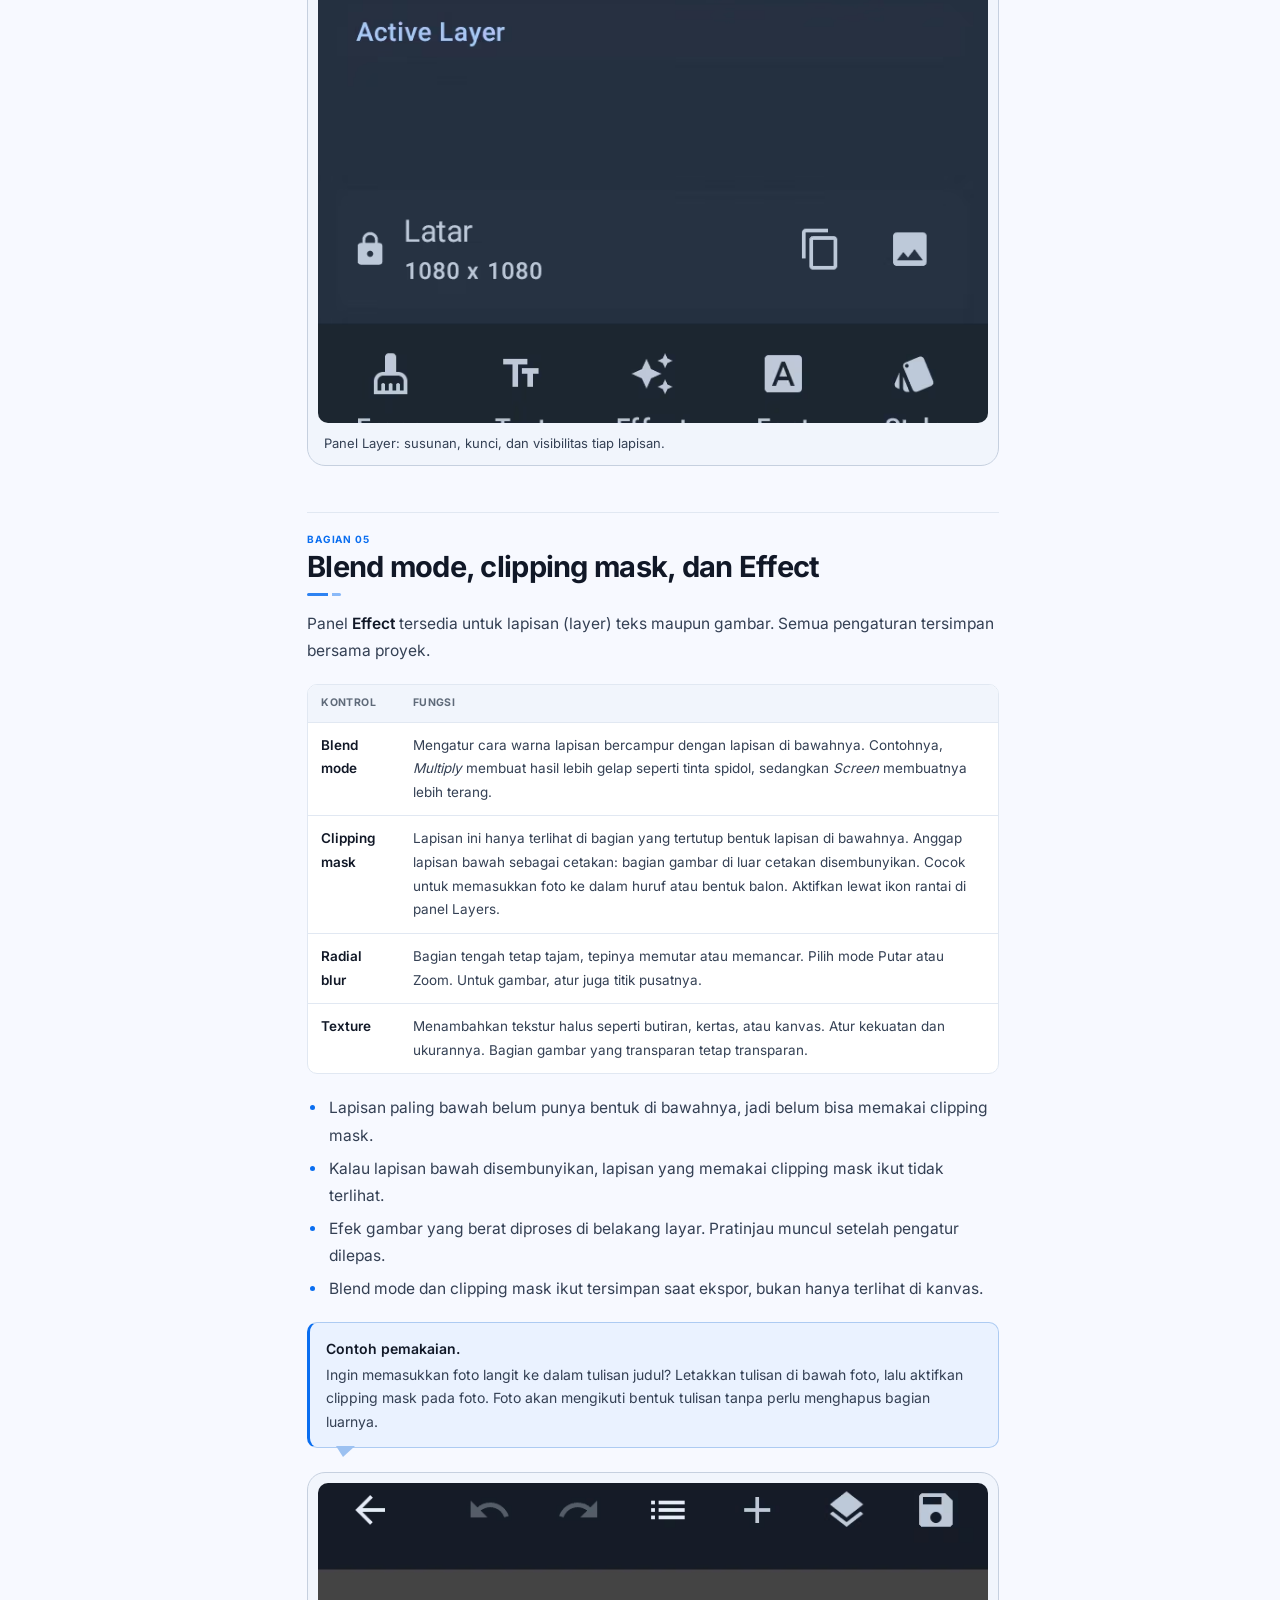
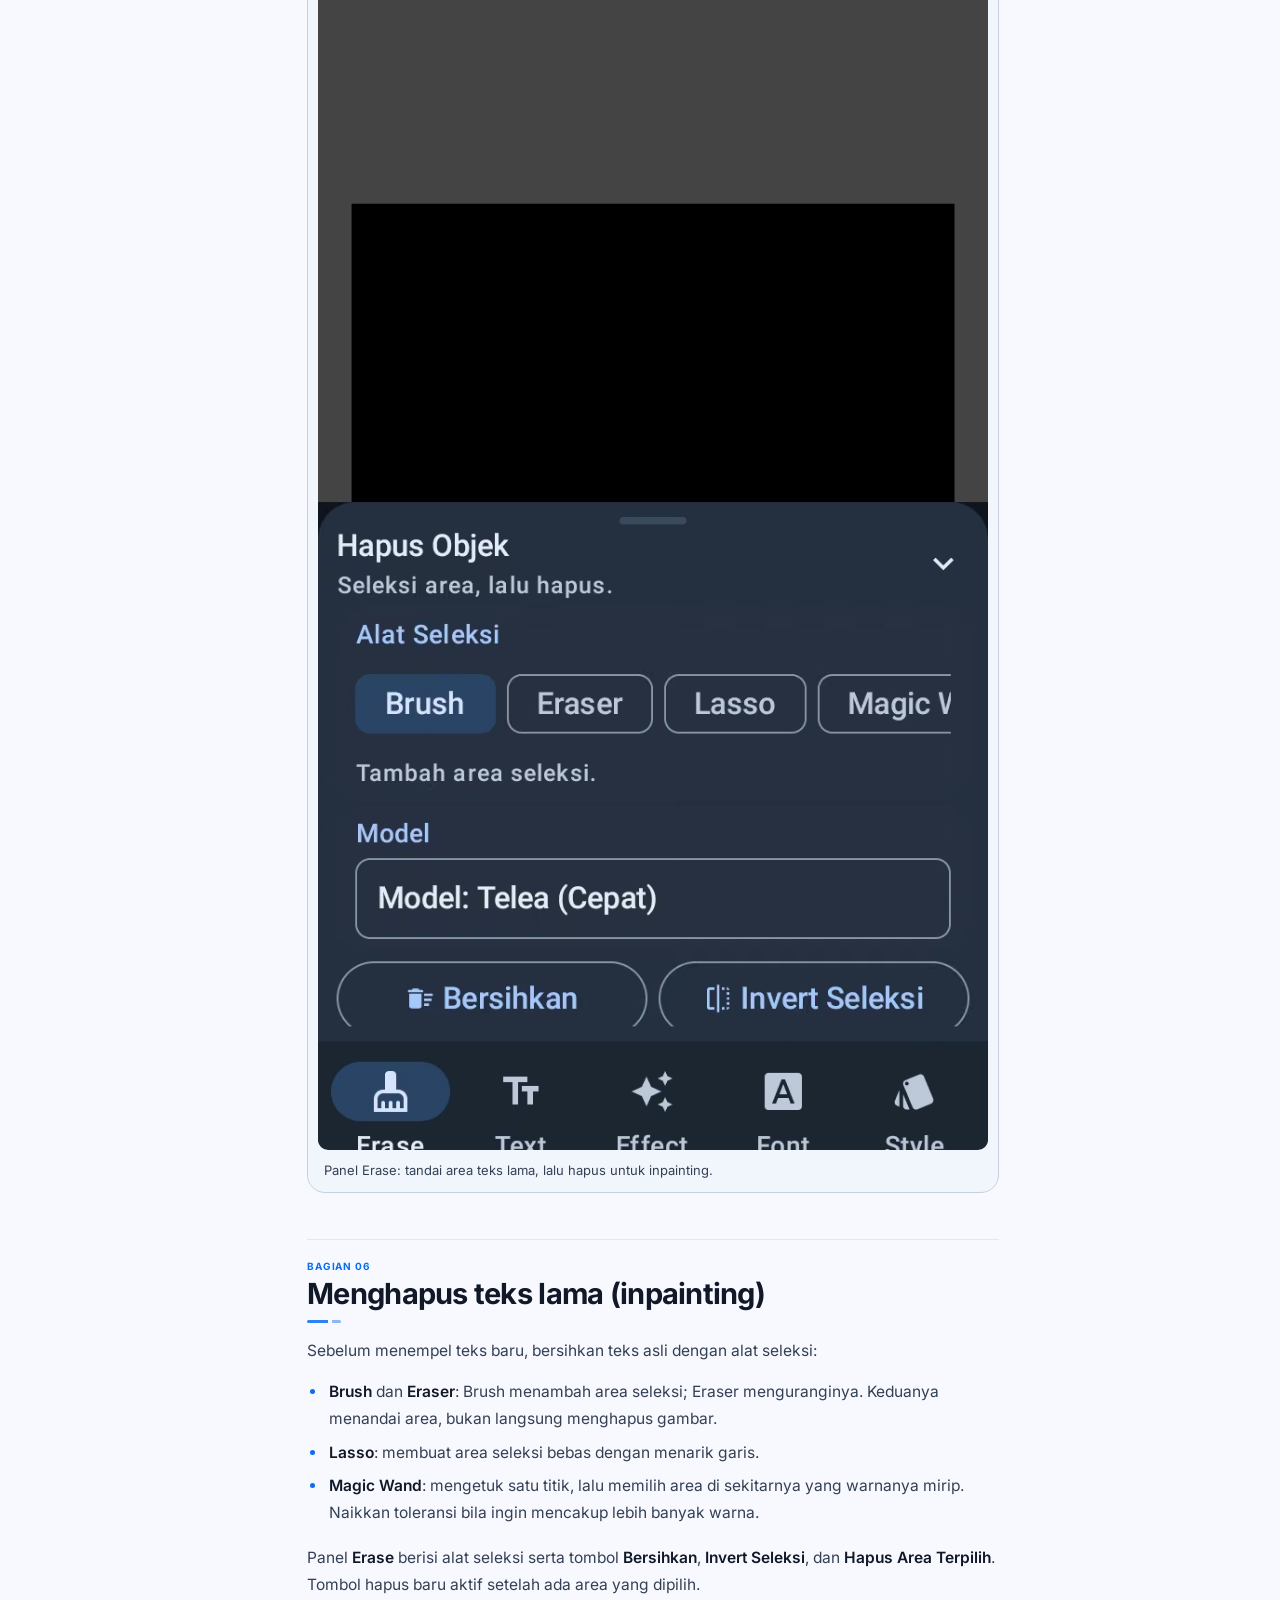
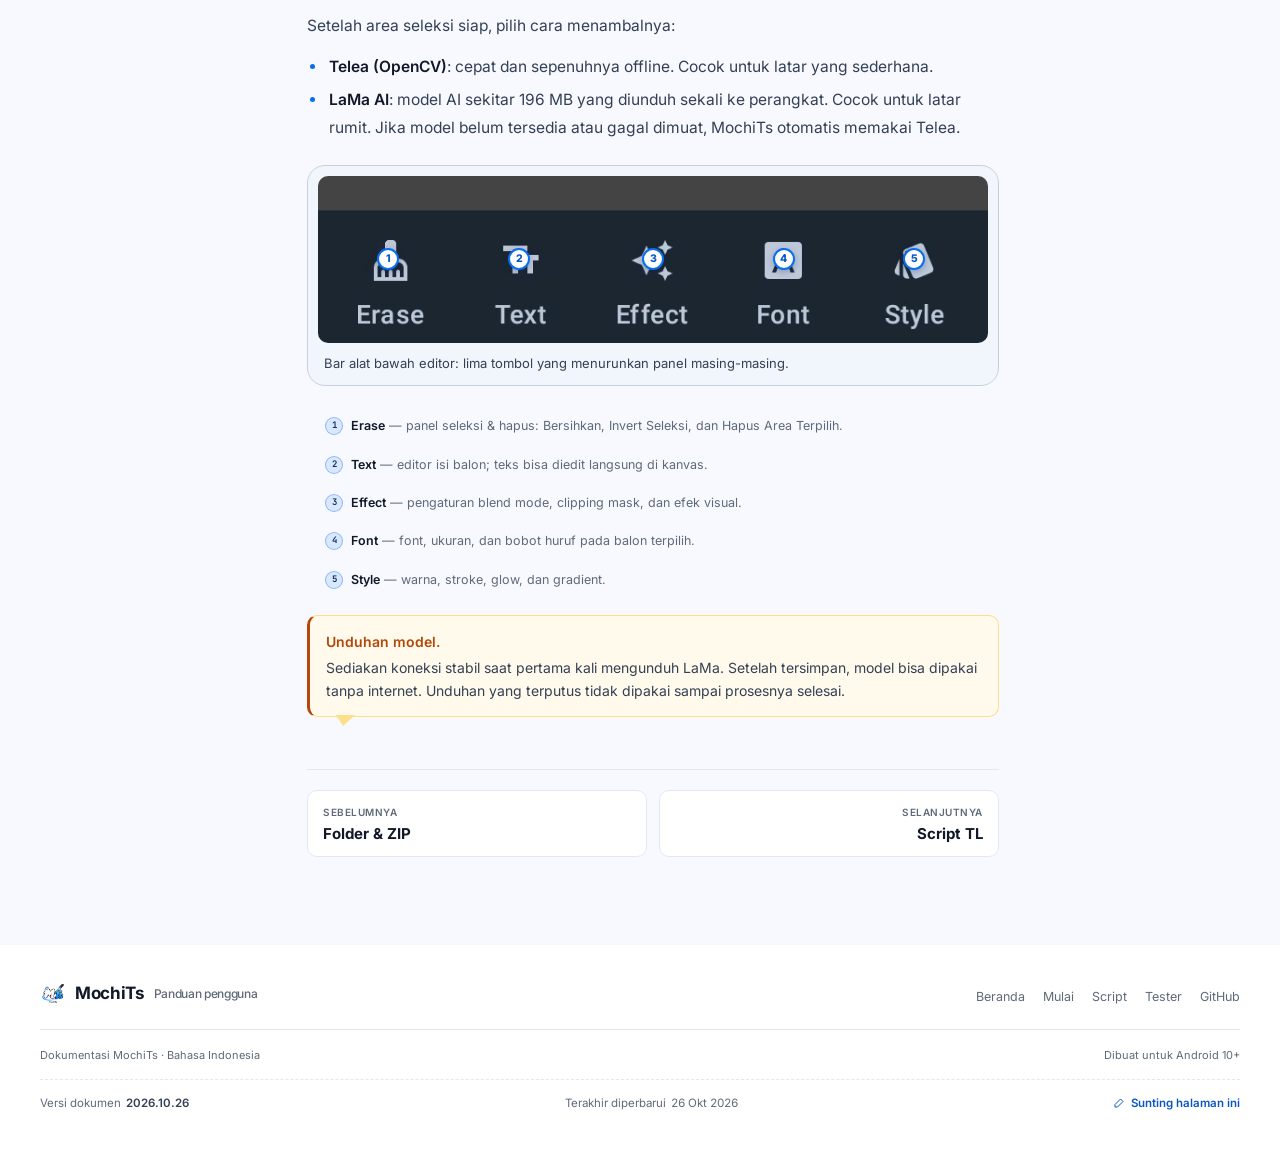
<file: teks.html>
<!DOCTYPE html>
<html lang="id">
<head>
  <meta charset="utf-8">
  <meta name="viewport" content="width=device-width, initial-scale=1">
  <title>Teks, font, dan efek | MochiTs Docs</title>
  <meta name="description" content="Panduan mengatur huruf, warna, jarak baris, efek lapisan, clipping mask, dan menghapus teks lama di MochiTs.">
  <meta name="robots" content="index, follow, max-image-preview:large">
  <meta name="theme-color" content="#f7f9ff" media="(prefers-color-scheme: light)">
  <meta name="theme-color" content="#0f141d" media="(prefers-color-scheme: dark)">
  <link rel="canonical" href="https://mochits.my.id/teks.html">
  <meta property="og:type" content="article">
  <meta property="og:site_name" content="MochiTs Docs">
  <meta property="og:locale" content="id_ID">
  <meta property="og:title" content="Teks, font, dan efek | MochiTs Docs">
  <meta property="og:description" content="Panduan mengatur huruf, warna, jarak baris, efek lapisan, clipping mask, dan menghapus teks lama di MochiTs.">
  <meta property="og:url" content="https://mochits.my.id/teks.html">
  <meta property="og:image" content="https://mochits.my.id/assets/og-cover.png">
  <meta property="og:image:width" content="1200">
  <meta property="og:image:height" content="630">
  <meta property="og:image:alt" content="Logo MochiTs dan tulisan Panduan MochiTs">
  <meta name="twitter:card" content="summary_large_image">
  <meta name="twitter:title" content="Teks, font, dan efek | MochiTs Docs">
  <meta name="twitter:description" content="Panduan mengatur huruf, warna, jarak baris, efek lapisan, clipping mask, dan menghapus teks lama di MochiTs.">
  <meta name="twitter:image" content="https://mochits.my.id/assets/og-cover.png">
  <link rel="icon" href="assets/favicon-32.png" sizes="32x32" type="image/png">
  <link rel="icon" href="assets/icon-48.png" sizes="48x48" type="image/png">
  <link rel="icon" href="assets/icon-192.png" sizes="192x192" type="image/png">
  <link rel="apple-touch-icon" href="assets/apple-touch-icon.png">
  <link rel="manifest" href="site.webmanifest">
  <link rel="sitemap" type="application/xml" href="https://mochits.my.id/sitemap.xml">
  <link rel="preload" href="assets/fonts/inter-latin.woff2" as="font" type="font/woff2" crossorigin>
  <link rel="preload" href="assets/fonts/jetbrains-mono-latin.woff2" as="font" type="font/woff2" crossorigin>
  <script>
    (function () {
      var theme = "light";
      try {
        var saved = localStorage.getItem("mochits-theme");
        if (saved === "dark" || saved === "light") theme = saved;
        else if (window.matchMedia && window.matchMedia("(prefers-color-scheme: dark)").matches) theme = "dark";
      } catch (error) { /* penyimpanan diblokir */ }
      document.documentElement.setAttribute("data-theme", theme);
    })();
  </script>
  <link rel="stylesheet" href="assets/style.css">
  <script type="application/ld+json">
  {
    "@context": "https://schema.org",
    "@graph": [
            {
        "@type": "TechArticle",
        "@id": "https://mochits.my.id/teks.html#article",
        "headline": "Teks, font, dan efek | MochiTs Docs",
        "description": "Panduan mengatur huruf, warna, jarak baris, efek lapisan, clipping mask, dan menghapus teks lama di MochiTs.",
        "url": "https://mochits.my.id/teks.html",
        "mainEntityOfPage": "https://mochits.my.id/teks.html",
        "inLanguage": "id",
        "isPartOf": { "@id": "https://mochits.my.id/#website" },
        "author": { "@type": "Organization", "name": "MochiTs" },
        "publisher": { "@type": "Organization", "name": "MochiTs", "logo": { "@type": "ImageObject", "url": "https://mochits.my.id/assets/icon-512.png" } },
        "datePublished": "2026-10-20",
        "dateModified": "2026-10-24"
      },
      {
        "@type": "BreadcrumbList",
        "itemListElement": [
          { "@type": "ListItem", "position": 1, "name": "Beranda", "item": "https://mochits.my.id/" },
          { "@type": "ListItem", "position": 2, "name": "Teks & spasi", "item": "https://mochits.my.id/teks.html" }
        ]
      }
    ]
  }
  </script>
</head>
<body class="has-progress" data-page="teks.html">
  <a class="skip-link" href="#main">Lewati ke konten</a>
  <header class="site-header">
    <div class="header-in">
      <a class="brand" href="index.html" aria-label="MochiTs Docs, beranda">
        <img class="brand-logo" src="assets/logo-mark.png" alt="" width="34" height="34">
        <span class="brand-word">Mochi<span>Ts</span></span>
        <span class="brand-tag">Docs</span>
      </a>
      <nav class="site-nav" aria-label="Utama">
        <a href="mulai.html">Mulai</a>
        <a href="script.html">Script</a>
        <a href="tester.html">Tester</a>
        <a href="faq.html">FAQ</a>
      </nav>
      <div class="header-tools">
        <button class="search-btn" type="button" aria-label="Cari dokumentasi">
          <svg viewBox="0 0 24 24" fill="none" stroke="currentColor" stroke-width="1.8" aria-hidden="true"><circle cx="11" cy="11" r="7"></circle><path d="m20 20-4-4"></path></svg>
          <span>Cari</span>
          <kbd>/</kbd>
        </button>
        <button class="theme-toggle" type="button" data-theme-toggle aria-label="Aktifkan mode gelap" title="Mode gelap">
          <svg class="i-moon" viewBox="0 0 24 24" fill="none" stroke="currentColor" stroke-width="1.8" aria-hidden="true"><path d="M21 12.8A8.5 8.5 0 1 1 11.2 3a6.5 6.5 0 0 0 9.8 9.8Z"></path></svg>
          <svg class="i-sun" viewBox="0 0 24 24" fill="none" stroke="currentColor" stroke-width="1.8" aria-hidden="true"><circle cx="12" cy="12" r="4"></circle><path d="M12 2v2M12 20v2M4.9 4.9l1.4 1.4M17.7 17.7l1.4 1.4M2 12h2M20 12h2M4.9 19.1l1.4-1.4M17.7 6.3l1.4-1.4"></path></svg>
        </button>
        <a class="header-link" href="https://github.com/Mochizhouuu/MochiTs" target="_blank" rel="noopener" aria-label="MochiTs di GitHub">
          <svg viewBox="0 0 24 24" fill="currentColor" aria-hidden="true"><path d="M12 .7a11.3 11.3 0 0 0-3.6 22c.6.1.8-.3.8-.6v-2.2c-3.2.7-3.9-1.4-3.9-1.4-.5-1.3-1.3-1.7-1.3-1.7-1-.7.1-.7.1-.7 1.1.1 1.7 1.2 1.7 1.2 1 1.8 2.7 1.3 3.4 1 .1-.8.4-1.3.7-1.6-2.6-.3-5.3-1.3-5.3-5.8 0-1.3.5-2.3 1.2-3.2-.1-.3-.5-1.5.1-3.1 0 0 1-.3 3.3 1.2a11 11 0 0 1 6 0c2.3-1.5 3.3-1.2 3.3-1.2.6 1.6.2 2.8.1 3.1.8.9 1.2 1.9 1.2 3.2 0 4.5-2.7 5.5-5.3 5.8.4.4.8 1.1.8 2.2v3.3c0 .3.2.7.8.6A11.3 11.3 0 0 0 12 .7Z"></path></svg>
          <span>GitHub</span>
        </a>
        <button class="menu-btn" type="button" aria-expanded="false" aria-controls="site-menu" aria-label="Buka menu">
          <span class="menu-btn-lines" aria-hidden="true"></span>
        </button>
      </div>
      <div class="reading-progress" aria-hidden="true"><span></span></div>
    </div>
  </header>


  <nav class="bottom-nav" aria-label="Navigasi utama">
    <a href="index.html" class="bottom-nav-item" data-nav="index.html">
      <span class="icon" aria-hidden="true"><svg viewBox="0 0 24 24" fill="none" stroke="currentColor" stroke-width="1.8"><path d="m3 12 9-9 9 9M5 10v10a1 1 0 0 0 1 1h4v-6h4v6h4a1 1 0 0 0 1-1V10"></path></svg></span>
      <span class="lbl">Beranda</span>
    </a>
    <a href="mulai.html" class="bottom-nav-item" data-nav="mulai.html">
      <span class="icon" aria-hidden="true"><svg viewBox="0 0 24 24" fill="none" stroke="currentColor" stroke-width="1.8"><path d="M4 5h16M4 12h16M4 19h10"></path></svg></span>
      <span class="lbl">Mulai</span>
    </a>
    <a href="teks.html" class="bottom-nav-item active" data-nav="teks.html" aria-current="page">
      <span class="icon" aria-hidden="true"><svg viewBox="0 0 24 24" fill="none" stroke="currentColor" stroke-width="1.8"><path d="M5 4h14M5 8h14M7 14h10M7 18h6"></path></svg></span>
      <span class="lbl">Teks</span>
    </a>
    <a href="script.html" class="bottom-nav-item" data-nav="script.html">
      <span class="icon" aria-hidden="true"><svg viewBox="0 0 24 24" fill="none" stroke="currentColor" stroke-width="1.8"><path d="m8 6-6 6 6 6M16 6l6 6-6 6"></path></svg></span>
      <span class="lbl">Script</span>
    </a>
    <button type="button" class="bottom-nav-item" data-nav-menu aria-haspopup="true" aria-expanded="false" aria-controls="site-menu">
      <span class="icon" aria-hidden="true"><svg viewBox="0 0 24 24" fill="none" stroke="currentColor" stroke-width="1.8"><path d="M4 4h7v7H4zM13 4h7v7h-7zM4 13h7v7H4zM13 13h7v7h-7z"></path></svg></span>
      <span class="lbl">Semua bab</span>
    </button>
  </nav>
  <div class="site-menu" id="site-menu" hidden>
    <div class="site-menu-in">
      <nav class="menu-group" aria-label="Isi panduan">
        <div class="menu-label">Isi panduan</div>
        <a href="mulai.html"><span class="no">01</span><span>Mulai</span><span class="desc">Pasang aplikasi, buat proyek, kenali layar editor.</span></a>
        <a href="folder-zip.html"><span class="no">02</span><span>Folder &amp; ZIP</span><span class="desc">Rapikan proyek dan impor satu chapter sekaligus.</span></a>
        <a href="teks.html" aria-current="page"><span class="no">03</span><span>Teks &amp; spasi</span><span class="desc">Huruf, warna, efek, dan cara membersihkan balon.</span></a>
        <a href="script.html"><span class="no">04</span><span>Script TL</span><span class="desc">Ubah naskah terjemahan menjadi daftar balon.</span></a>
        <a href="tester.html"><span class="no">05</span><span>Tester</span><span class="desc">Coba naskah dan pemisah halaman langsung di browser.</span></a>
        <a href="ekspor.html"><span class="no">06</span><span>Ekspor</span><span class="desc">Simpan gambar jadi atau file proyek yang bisa diedit.</span></a>
        <a href="faq.html"><span class="no">07</span><span>FAQ</span><span class="desc">Jawaban singkat untuk masalah yang sering muncul.</span></a>
      </nav>
      <div class="menu-foot">
        <button class="search-wide" type="button" aria-label="Buka pencarian">
          <span>Cari di dokumentasi</span>
          <span aria-hidden="true">/</span>
        </button>
        <a href="https://github.com/Mochizhouuu/MochiTs" target="_blank" rel="noopener">Kode aplikasi di GitHub</a>
        <a href="https://github.com/Mochizhouuu/MochiTs-Docs" target="_blank" rel="noopener">Sumber dokumentasi</a>
        <a href="changelog.html">Riwayat perubahan</a>
        <p class="menu-note">Semua halaman bisa dibaca tanpa akun. Proyekmu tetap tersimpan di perangkat.</p>
      </div>
    </div>
  </div>

  <div class="search-overlay" id="search-overlay" hidden>
    <div class="search-box" role="dialog" aria-modal="true" aria-labelledby="search-title">
      <div class="search-head">
        <svg viewBox="0 0 24 24" fill="none" stroke="currentColor" stroke-width="1.7" aria-hidden="true"><circle cx="11" cy="11" r="7"></circle><path d="m20 20-4-4"></path></svg>
        <h2 class="visually-hidden" id="search-title">Cari dokumentasi</h2>
        <input id="search-input" type="search" aria-label="Cari dokumentasi" placeholder="Cari bab, fitur, atau masalah..." autocomplete="off" spellcheck="false">
        <button class="search-close" type="button" data-search-close aria-label="Tutup pencarian">Esc</button>
      </div>
      <div class="search-results" id="search-results" aria-live="polite"></div>
      <div class="search-foot">
        <span id="search-summary">Mulai dari sini</span>
        <span>↑↓ pilih · ↵ buka · esc tutup</span>
      </div>
    </div>
  </div>

  <main class="docs-shell" id="main">
      <aside class="docs-side">
        <div class="side-label">Panduan</div>
        <nav class="side-nav" aria-label="Bab panduan">
        <a href="mulai.html"><span class="no">01</span><span>Mulai</span></a>
        <a href="folder-zip.html"><span class="no">02</span><span>Folder &amp; ZIP</span></a>
        <a href="teks.html" class="active" aria-current="page"><span class="no">03</span><span>Teks &amp; spasi</span></a>
        <a href="script.html"><span class="no">04</span><span>Script TL</span></a>
        </nav>
        <div class="side-label">Alat &amp; output</div>
        <nav class="side-nav" aria-label="Alat dan output">
        <a href="tester.html"><span class="no">05</span><span>Tester</span></a>
        <a href="ekspor.html"><span class="no">06</span><span>Ekspor</span></a>
        <a href="faq.html"><span class="no">07</span><span>FAQ</span></a>
        </nav>
        <div class="side-help">
          <strong>Baru mulai?</strong>
          Baca berurutan dari Bab 01 agar alur impor, teks, dan ekspor tidak terlewat.
          <a href="mulai.html">Mulai dari awal</a>
        </div>
      </aside>

    <article class="docs-article" aria-labelledby="doc-title">
      <header class="doc-masthead">
        <nav class="breadcrumb" aria-label="Breadcrumb">
          <a href="index.html">Manual</a><span class="sep">/</span><span>Teks &amp; spasi</span>
        </nav>
        <h1 id="doc-title">Teks, huruf, dan efek</h1>
        <p class="doc-lead">Cara mengatur huruf, warna, jarak, dan efek pada teks. Semua dijelaskan dari sudut pandang pengguna, bukan istilah teknis.</p>
        <div class="doc-meta"><span>Bab 03</span><span>6 bagian</span><span>±3 menit baca</span></div>
      </header>

        <details class="mobile-toc">
          <summary>Daftar isi</summary>
          <div class="m-toc-body">
            <div class="m-toc-group">
              <span class="m-toc-label">Bagian</span>
            <a href="#dasar">Membuat dan mengedit teks</a>
            <a href="#font">Font dan ukuran</a>
            <a href="#spasi">Jarak huruf dan jarak baris</a>
            <a href="#gaya">Warna, stroke, glow, dan gradient</a>
            <a href="#layer">Blend, clipping, dan Effect</a>
            <a href="#inpainting">Menghapus teks lama (inpainting)</a>

            </div>
          </div>
        </details>

      <div class="doc-body">
<h2 id="dasar">Membuat dan mengedit teks</h2>
      <ul>
        <li>Pilih alat teks di toolbar, lalu ketuk kanvas untuk membuat kotak teks baru.</li>
        <li>Ketuk dua kali kotak teks untuk membuka editor isinya.</li>
        <li>Ada dua bentuk kotak: <strong>BOX</strong> (kotak) dan <strong>OVAL</strong> (bulat). Bentuk ini menentukan bagaimana teks turun baris.</li>
        <li>Saat lebar kotak diubah, teks otomatis ditata ulang dan dipotong per suku kata bila perlu, baik untuk bahasa Indonesia maupun Inggris.</li>
      </ul>
      <div class="callout">
        <strong>Istilah singkat.</strong> Di aplikasi, <em>layer</em> berarti lapisan gambar atau teks. <em>Area seleksi</em> berarti bagian gambar yang kamu tandai untuk dihapus atau diubah.
      </div>

      <figure class="shot">
        <div class="shot-view">
          <picture>
            <source srcset="assets/screens/app-editor.avif" type="image/avif">
            <img class="shot-media" src="assets/screens/app-editor.webp" width="720" height="1422" loading="lazy" decoding="async" alt="Layar editor MochiTs: bar atas dengan ikon kembali, undo, redo, dan simpan; kanvas halaman aktif di tengah; bar alat bawah dengan label Erase, Text, Effect, Font, dan Style.">
          </picture>
          <span class="spot" style="left:94%;top:8.5%" aria-hidden="true">1</span>
          <span class="spot" style="left:50%;top:50%" aria-hidden="true">2</span>
          <span class="spot" style="left:50%;top:93.5%" aria-hidden="true">3</span>
        </div>
        <figcaption class="shot-cap">Struktur editor: bar alat atas untuk riwayat dan simpan, kanvas di tengah, bar alat bawah untuk memilih panel.</figcaption>
      </figure>
      <ul class="shot-legend">
          <li><span class="num">1</span><span><strong>Bar atas</strong> — kembali, undo, redo, panel lapisan, dan ikon simpan; riwayat tetap ada walau aplikasi ditutup.</span></li>
          <li><span class="num">2</span><span><strong>Kanvas</strong> — halaman aktif; cubit untuk perbesar, ketuk dua kali teks untuk mengedit isinya.</span></li>
          <li><span class="num">3</span><span><strong>Bar bawah</strong> — Erase, Text, Effect, Font, dan Style; masing-masing membuka panelnya (lihat figure di bagian inpainting untuk penjelasan tiap panel).</span></li>
        </ul>




      <h2 id="font">Font dan ukuran</h2>
      <p>Font bawaan bisa diganti langsung dari panel teks. Untuk memakai font sendiri:</p>
      <div class="steps">
        <div class="step">
          <strong>Buka Pengaturan → Font</strong>
          <p>Pilih file font <code>.ttf</code> atau <code>.otf</code> dari penyimpanan HP.</p>
        </div>
        <div class="step">
          <strong>Pilih font di panel teks</strong>
          <p>Font baru muncul bersama font bawaan. Pilihan Regular, Bold, Italic, dan Bold Italic mengikuti file yang kamu impor.</p>
        </div>
        <div class="step">
          <strong>Hapus bila tidak dipakai</strong>
          <p>Font bisa dihapus dari Pengaturan. Proyek yang memakainya perlu diganti ke font lain agar tampilannya tetap sama.</p>
        </div>
      </div>

      <figure class="shot">
        <div class="shot-view">
          <picture>
            <source srcset="assets/screens/shot-settings-font.avif" type="image/avif">
            <img class="shot-media" src="assets/screens/shot-settings-font.webp" width="720" height="374" loading="lazy" decoding="async" alt="Layar Pengaturan MochiTs: tab Tema, Model, Style, dan Font dengan kartu Tampilan di bawahnya.">
          </picture>
          <span class="spot" style="left:90%;top:8%" aria-hidden="true">1</span>
          <span class="spot" style="left:9%;top:64%" aria-hidden="true">2</span>
        </div>
        <figcaption class="shot-cap">Deretan tab Pengaturan (Tema sampai Font) di atas kartu Tampilan; kelola font ada di tab Font.</figcaption>
      </figure>
      <ul class="shot-legend">
          <li><span class="num">1</span><span><strong>Tab Font</strong> — kelola font bawaan dan impor file <code>.ttf</code> atau <code>.otf</code> dari penyimpanan HP.</span></li>
          <li><span class="num">2</span><span><strong>Kartu Tampilan</strong> — mengatur tema aplikasi dan membuka panduan dari Pengaturan.</span></li>
        </ul>


      <h2 id="spasi">Jarak huruf dan jarak baris</h2>
      <p>Di panel teks, bagian <em>Style &amp; Size</em> punya dua pengatur jarak yang disebut <em>Letter spacing</em> dan <em>Line spacing</em>. Keduanya hanya berlaku untuk teks yang sedang dipilih dan langsung terlihat di kanvas.</p>
      <div class="table-wrap">
        <table>
          <thead><tr><th>Pengatur</th><th>Rentang</th><th>Arti angkanya</th></tr></thead>
          <tbody>
            <tr>
              <td><strong>Jarak huruf</strong></td>
              <td>−5% sampai 20%</td>
              <td>Menambah atau mengurangi ruang antarkarakter. 0% berarti normal; 10% membuat setiap huruf sedikit lebih renggang.</td>
            </tr>
            <tr>
              <td><strong>Jarak baris</strong></td>
              <td>80% sampai 200%</td>
              <td>Mengatur tinggi setiap baris. 100% berarti normal, 120% lebih lega, dan 80% lebih rapat.</td>
            </tr>
          </tbody>
        </table>
      </div>
      <ul>
        <li>Jika jarak baris diisi 0 atau kurang, aplikasi mengembalikannya ke 100% agar teks tetap terbaca.</li>
        <li>Jarak huruf ikut dihitung saat menentukan lebar kotak, jadi teks tidak terpotong di tepi.</li>
        <li>Tombol <strong>Reset jarak</strong> mengembalikan jarak huruf ke 0% dan jarak baris ke 100%.</li>
      </ul>
      <div class="callout">
        <strong>Kapan dipakai?</strong> Jarak huruf membantu teks kapital yang terasa sempit. Jarak baris membantu balon berisi banyak baris agar tidak menumpuk. Untuk teks vertikal, kedua pengatur tetap bekerja mengikuti arah tulisan.
      </div>

      <figure class="shot">
        <div class="shot-view">
          <picture>
            <source srcset="assets/screens/style.avif" type="image/avif">
            <img class="shot-media" src="assets/screens/style.webp" width="720" height="1358" loading="lazy" decoding="async" alt="Panel Style di layar editor MochiTs: pengatur warna isi teks, Opacity, Stroke, Drop shadow, Glow, dan Gradient.">
          </picture>
        </div>
        <figcaption class="shot-cap">Panel Style: warna, stroke, glow, dan gradient untuk balon teks.</figcaption>
      </figure>


      <h2 id="gaya">Warna, stroke, glow, dan gradient</h2>
      <ul>
        <li><strong>Warna &amp; Opacity</strong>: warna isi teks dan seberapa pekat warnanya. Angka Opacity rendah membuat teks lebih tembus pandang.</li>
        <li><strong>Stroke</strong>: garis tepi teks. Berguna saat teks berada di atas latar yang ramai.</li>
        <li><strong>Drop shadow</strong>: bayangan di belakang teks. Atur besar bayangan serta posisi mendatar dan menurunnya.</li>
        <li><strong>Glow</strong>: cahaya lembut di belakang teks, dengan warna dan lebar tertentu.</li>
        <li><strong>Gradient</strong>: warna teks yang berubah dari satu warna ke warna lain, secara mendatar, menurun, atau mengikuti sudut pilihan. Isi minimal dua warna.</li>
        <li><strong>Motion blur</strong>: efek kabur ke satu arah untuk memberi kesan bergerak.</li>
      </ul>

      <figure class="shot">
        <div class="shot-view">
          <picture>
            <source srcset="assets/screens/effect.avif" type="image/avif">
            <img class="shot-media" src="assets/screens/effect.webp" width="720" height="1359" loading="lazy" decoding="async" alt="Panel Effect di layar editor MochiTs: pilihan blend mode, opsi clipping mask, dan efek visual untuk lapisan yang sedang dipilih.">
          </picture>
        </div>
        <figcaption class="shot-cap">Panel Effect: blend mode dan clipping mask untuk lapisan teks maupun gambar.</figcaption>
      </figure>

      <figure class="shot">
        <div class="shot-view">
          <picture>
            <source srcset="assets/screens/layer.avif" type="image/avif">
            <img class="shot-media" src="assets/screens/layer.webp" width="720" height="1354" loading="lazy" decoding="async" alt="Panel Layer di layar editor MochiTs: daftar lapisan gambar dan teks pada halaman, dengan ikon kunci, visibilitas, dan susunan lapisan.">
          </picture>
        </div>
        <figcaption class="shot-cap">Panel Layer: susunan, kunci, dan visibilitas tiap lapisan.</figcaption>
      </figure>


      <h2 id="layer">Blend mode, clipping mask, dan Effect</h2>
      <p>Panel <strong>Effect</strong> tersedia untuk lapisan (layer) teks maupun gambar. Semua pengaturan tersimpan bersama proyek.</p>
      <div class="table-wrap">
        <table>
          <thead><tr><th>Kontrol</th><th>Fungsi</th></tr></thead>
          <tbody>
            <tr><td><strong>Blend mode</strong></td><td>Mengatur cara warna lapisan bercampur dengan lapisan di bawahnya. Contohnya, <em>Multiply</em> membuat hasil lebih gelap seperti tinta spidol, sedangkan <em>Screen</em> membuatnya lebih terang.</td></tr>
            <tr><td><strong>Clipping mask</strong></td><td>Lapisan ini hanya terlihat di bagian yang tertutup bentuk lapisan di bawahnya. Anggap lapisan bawah sebagai cetakan: bagian gambar di luar cetakan disembunyikan. Cocok untuk memasukkan foto ke dalam huruf atau bentuk balon. Aktifkan lewat ikon rantai di panel Layers.</td></tr>
            <tr><td><strong>Radial blur</strong></td><td>Bagian tengah tetap tajam, tepinya memutar atau memancar. Pilih mode Putar atau Zoom. Untuk gambar, atur juga titik pusatnya.</td></tr>
            <tr><td><strong>Texture</strong></td><td>Menambahkan tekstur halus seperti butiran, kertas, atau kanvas. Atur kekuatan dan ukurannya. Bagian gambar yang transparan tetap transparan.</td></tr>
          </tbody>
        </table>
      </div>
      <ul>
        <li>Lapisan paling bawah belum punya bentuk di bawahnya, jadi belum bisa memakai clipping mask.</li>
        <li>Kalau lapisan bawah disembunyikan, lapisan yang memakai clipping mask ikut tidak terlihat.</li>
        <li>Efek gambar yang berat diproses di belakang layar. Pratinjau muncul setelah pengatur dilepas.</li>
        <li>Blend mode dan clipping mask ikut tersimpan saat ekspor, bukan hanya terlihat di kanvas.</li>
      </ul>
      <div class="callout">
        <strong>Contoh pemakaian.</strong> Ingin memasukkan foto langit ke dalam tulisan judul? Letakkan tulisan di bawah foto, lalu aktifkan clipping mask pada foto. Foto akan mengikuti bentuk tulisan tanpa perlu menghapus bagian luarnya.
      </div>

      <figure class="shot">
        <div class="shot-view">
          <picture>
            <source srcset="assets/screens/erase.avif" type="image/avif">
            <img class="shot-media" src="assets/screens/erase.webp" width="720" height="1363" loading="lazy" decoding="async" alt="Panel Erase di layar editor MochiTs: alat seleksi Brush, Eraser, Lasso, Magic Wand, serta tombol Bersihkan, Invert Seleksi, dan Hapus Area Terpilih.">
          </picture>
        </div>
        <figcaption class="shot-cap">Panel Erase: tandai area teks lama, lalu hapus untuk inpainting.</figcaption>
      </figure>


      <h2 id="inpainting">Menghapus teks lama (inpainting)</h2>
      <p>Sebelum menempel teks baru, bersihkan teks asli dengan alat seleksi:</p>
      <ul>
        <li><strong>Brush</strong> dan <strong>Eraser</strong>: Brush menambah area seleksi; Eraser menguranginya. Keduanya menandai area, bukan langsung menghapus gambar.</li>
        <li><strong>Lasso</strong>: membuat area seleksi bebas dengan menarik garis.</li>
        <li><strong>Magic Wand</strong>: mengetuk satu titik, lalu memilih area di sekitarnya yang warnanya mirip. Naikkan toleransi bila ingin mencakup lebih banyak warna.</li>
      </ul>
      <p>Panel <strong>Erase</strong> berisi alat seleksi serta tombol <strong>Bersihkan</strong>, <strong>Invert Seleksi</strong>, dan <strong>Hapus Area Terpilih</strong>. Tombol hapus baru aktif setelah ada area yang dipilih.</p>
      <p>Setelah area seleksi siap, pilih cara menambalnya:</p>
      <ul>
        <li><strong>Telea (OpenCV)</strong>: cepat dan sepenuhnya offline. Cocok untuk latar yang sederhana.</li>
        <li><strong>LaMa AI</strong>: model AI sekitar 196 MB yang diunduh sekali ke perangkat. Cocok untuk latar rumit. Jika model belum tersedia atau gagal dimuat, MochiTs otomatis memakai Telea.</li>
      </ul>
      <figure class="shot">
        <div class="shot-view">
          <picture>
            <source srcset="assets/screens/shot-editor-bar.avif" type="image/avif">
            <img class="shot-media" src="assets/screens/shot-editor-bar.webp" width="720" height="180" loading="lazy" decoding="async" alt="Bar alat bawah di layar editor MochiTs: tombol Erase, Text, Effect, Font, dan Style yang membuka panel masing-masing.">
          </picture>
          <span class="spot" style="left:10.5%;top:50%" aria-hidden="true">1</span>
          <span class="spot" style="left:30%;top:50%" aria-hidden="true">2</span>
          <span class="spot" style="left:50%;top:50%" aria-hidden="true">3</span>
          <span class="spot" style="left:69.5%;top:50%" aria-hidden="true">4</span>
          <span class="spot" style="left:89%;top:50%" aria-hidden="true">5</span>
        </div>
        <figcaption class="shot-cap">Bar alat bawah editor: lima tombol yang menurunkan panel masing-masing.</figcaption>
      </figure>
      <ul class="shot-legend">
          <li><span class="num">1</span><span><strong>Erase</strong> — panel seleksi &amp; hapus: Bersihkan, Invert Seleksi, dan Hapus Area Terpilih.</span></li>
          <li><span class="num">2</span><span><strong>Text</strong> — editor isi balon; teks bisa diedit langsung di kanvas.</span></li>
          <li><span class="num">3</span><span><strong>Effect</strong> — pengaturan blend mode, clipping mask, dan efek visual.</span></li>
          <li><span class="num">4</span><span><strong>Font</strong> — font, ukuran, dan bobot huruf pada balon terpilih.</span></li>
          <li><span class="num">5</span><span><strong>Style</strong> — warna, stroke, glow, dan gradient.</span></li>
        </ul>

      <div class="callout warn">
        <strong>Unduhan model.</strong> Sediakan koneksi stabil saat pertama kali mengunduh LaMa. Setelah tersimpan, model bisa dipakai tanpa internet. Unduhan yang terputus tidak dipakai sampai prosesnya selesai.
      </div>
      </div>

      <nav class="doc-pager" aria-label="Navigasi bab">
        <a class="prev" href="folder-zip.html"><span class="lbl">Sebelumnya</span><span class="ttl">Folder &amp; ZIP</span></a>
        <a class="next" href="script.html"><span class="lbl">Selanjutnya</span><span class="ttl">Script TL</span></a>
      </nav>
    </article>

    <aside class="docs-toc">
      <div class="side-label">Di halaman ini</div>
      <nav class="toc-nav" aria-label="Di halaman ini">
          <a href="#dasar">Membuat dan mengedit teks</a>
          <a href="#font">Font dan ukuran</a>
          <a href="#spasi">Jarak huruf dan jarak baris</a>
          <a href="#gaya">Warna, stroke, glow, dan gradient</a>
          <a href="#layer">Blend, clipping, dan efek</a>
          <a href="#inpainting">Menghapus teks lama (inpainting)</a>
      </nav>
      <a class="toc-top" href="#main">Kembali ke atas ↑</a>
    </aside>
  </main>

  <footer class="site-footer">
    <div class="wrap">
      <div class="footer-in">
        <div class="footer-brand"><img src="assets/logo-mark.png" alt="" width="26" height="26">MochiTs <span>Panduan pengguna</span></div>
        <div class="footer-links">
          <a href="index.html">Beranda</a>
          <a href="mulai.html">Mulai</a>
          <a href="script.html">Script</a>
          <a href="tester.html">Tester</a>
          <a href="https://github.com/Mochizhouuu/MochiTs" target="_blank" rel="noopener">GitHub</a>
        </div>
      </div>
      <div class="footer-note">
        <span>Dokumentasi MochiTs · Bahasa Indonesia</span>
        <span>Dibuat untuk Android 10+</span>
      </div>
      <div class="footer-meta">
        <span>Versi dokumen <b>2026.10.26</b></span>
        <span>Terakhir diperbarui <time datetime="2026-10-26">26 Okt 2026</time></span>
        <a class="meta-edit" href="https://github.com/Mochizhouuu/MochiTs-Docs/edit/main/teks.html" target="_blank" rel="noopener">
          <svg viewBox="0 0 24 24" width="12" height="12" fill="none" stroke="currentColor" stroke-width="2" aria-hidden="true"><path d="m15 4 5 5L9 20H4v-5Z"></path></svg>Sunting halaman ini
        </a>
      </div>
    </div>
  </footer>
  <script src="assets/app.js"></script>
</body>
</html>
</file>
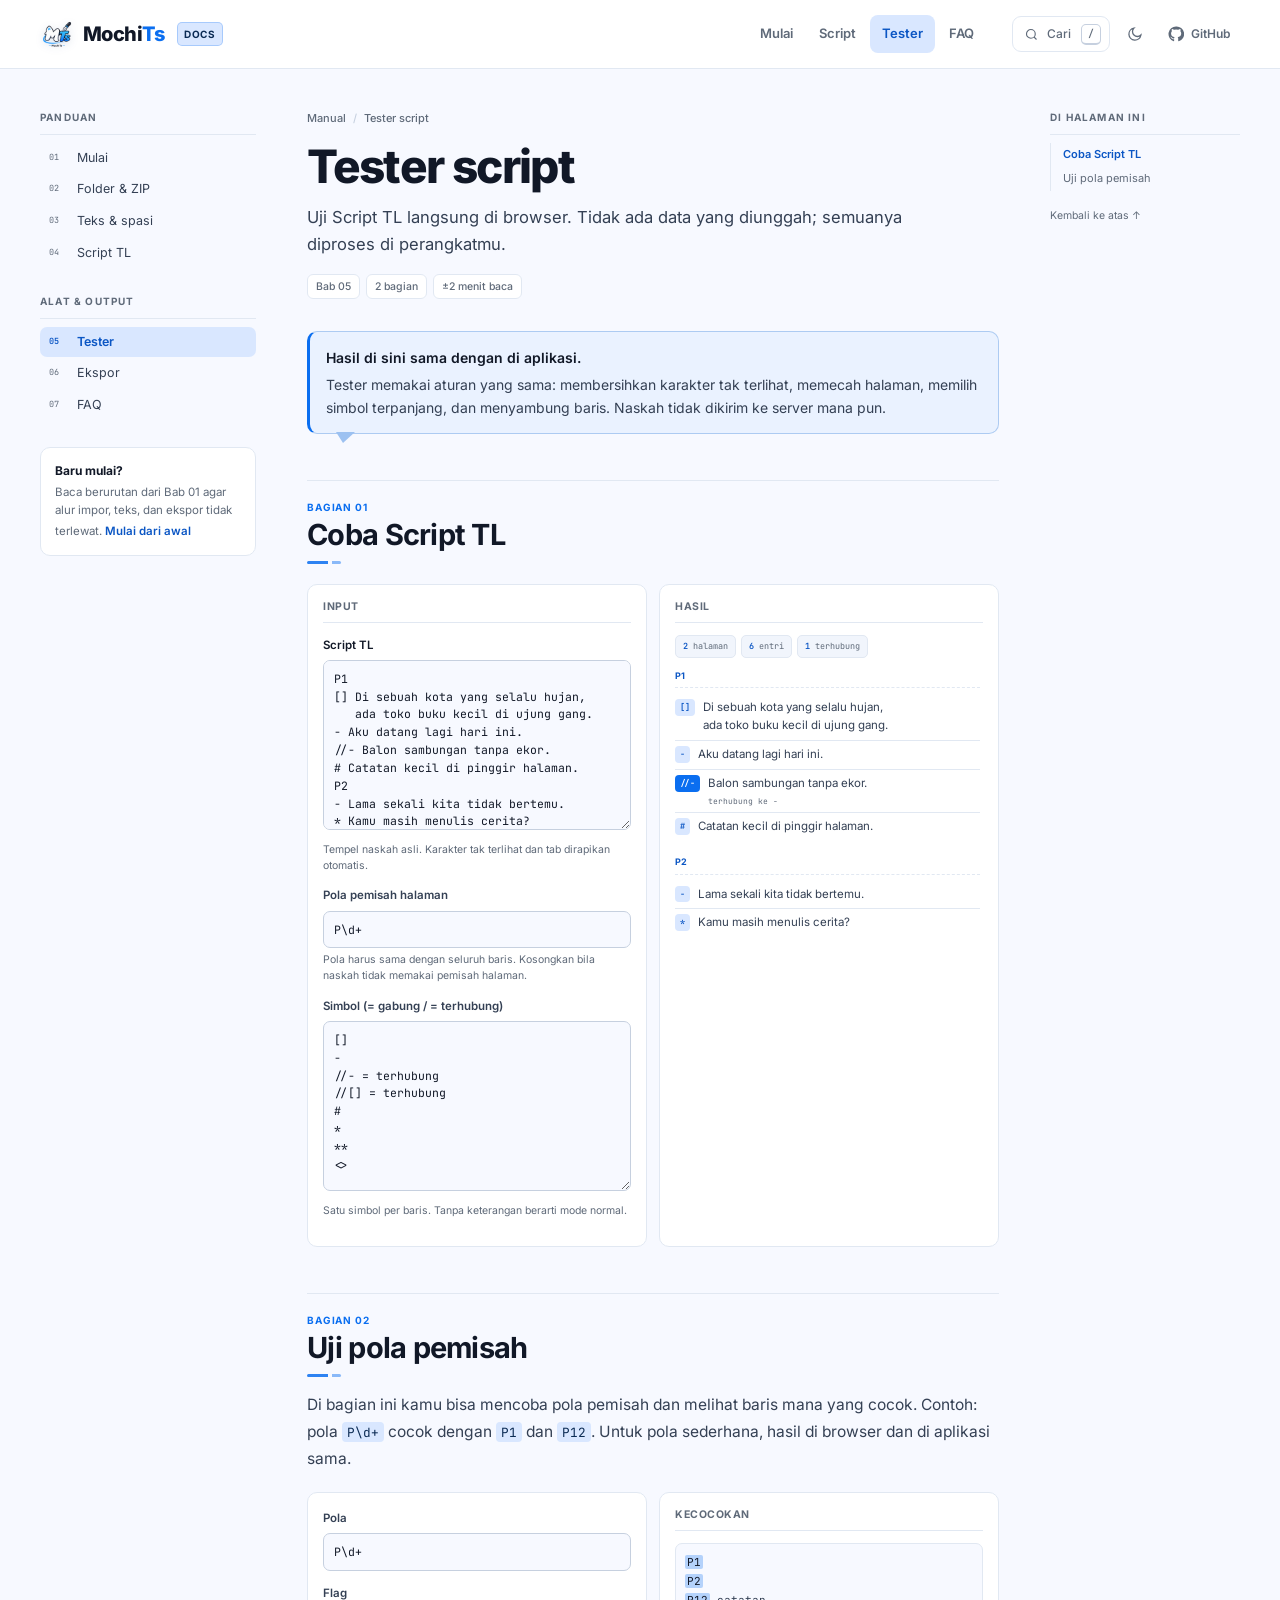
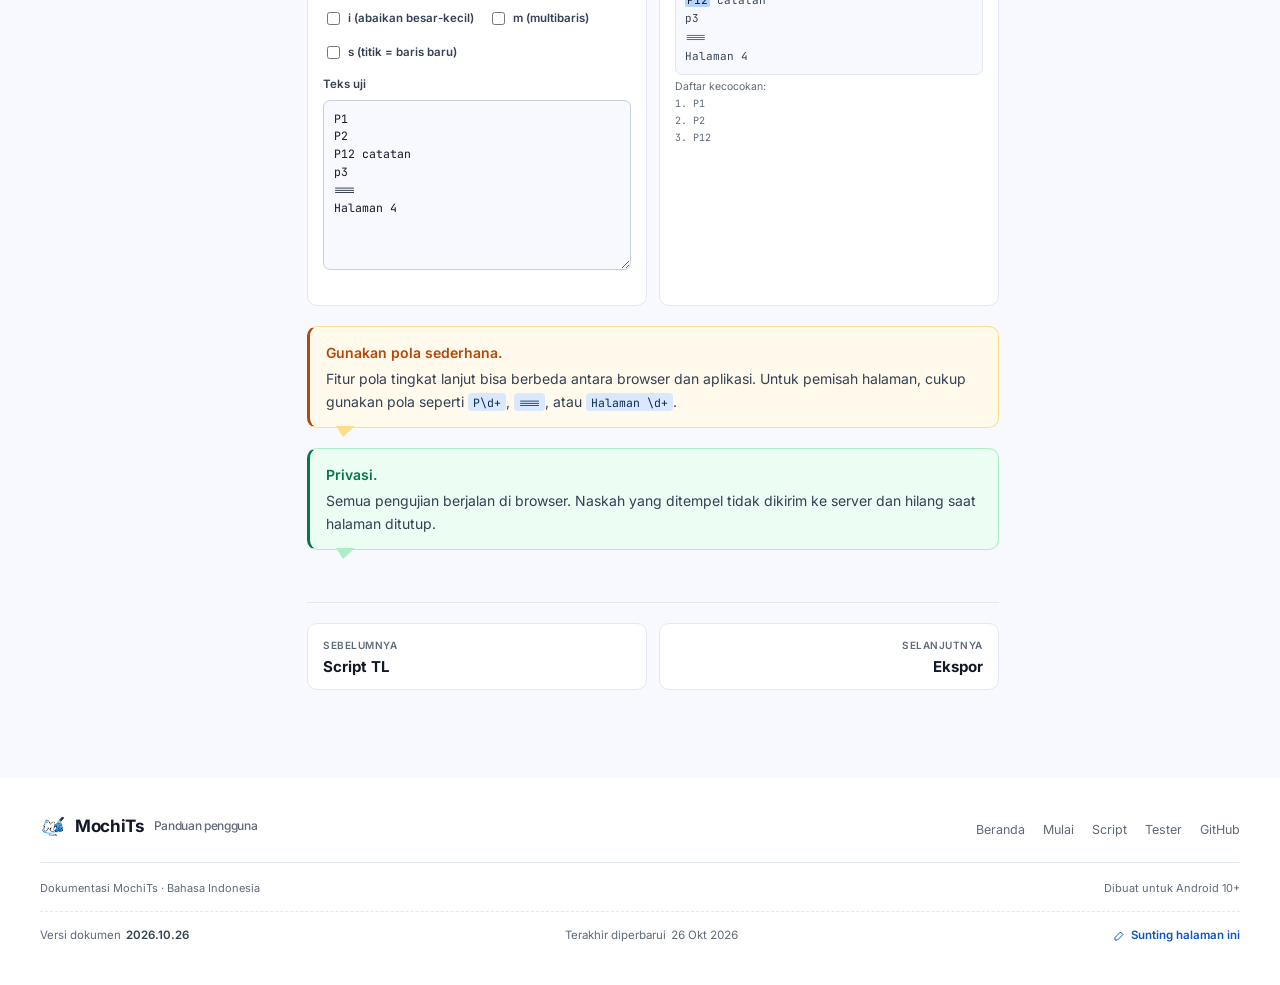
<file: tester.html>
<!DOCTYPE html>
<html lang="id">
<head>
  <meta charset="utf-8">
  <meta name="viewport" content="width=device-width, initial-scale=1">
  <title>Tester Script TL | MochiTs Docs</title>
  <meta name="description" content="Coba format Script TL dan pemisah halaman langsung di browser sebelum membuka proyek di MochiTs.">
  <meta name="robots" content="index, follow, max-image-preview:large">
  <meta name="theme-color" content="#f7f9ff" media="(prefers-color-scheme: light)">
  <meta name="theme-color" content="#0f141d" media="(prefers-color-scheme: dark)">
  <link rel="canonical" href="https://mochits.my.id/tester.html">
  <meta property="og:type" content="article">
  <meta property="og:site_name" content="MochiTs Docs">
  <meta property="og:locale" content="id_ID">
  <meta property="og:title" content="Tester Script TL | MochiTs Docs">
  <meta property="og:description" content="Coba format Script TL dan pemisah halaman langsung di browser sebelum membuka proyek di MochiTs.">
  <meta property="og:url" content="https://mochits.my.id/tester.html">
  <meta property="og:image" content="https://mochits.my.id/assets/og-cover.png">
  <meta property="og:image:width" content="1200">
  <meta property="og:image:height" content="630">
  <meta property="og:image:alt" content="Logo MochiTs dan tulisan Panduan MochiTs">
  <meta name="twitter:card" content="summary_large_image">
  <meta name="twitter:title" content="Tester Script TL | MochiTs Docs">
  <meta name="twitter:description" content="Coba format Script TL dan pemisah halaman langsung di browser sebelum membuka proyek di MochiTs.">
  <meta name="twitter:image" content="https://mochits.my.id/assets/og-cover.png">
  <link rel="icon" href="assets/favicon-32.png" sizes="32x32" type="image/png">
  <link rel="icon" href="assets/icon-48.png" sizes="48x48" type="image/png">
  <link rel="icon" href="assets/icon-192.png" sizes="192x192" type="image/png">
  <link rel="apple-touch-icon" href="assets/apple-touch-icon.png">
  <link rel="manifest" href="site.webmanifest">
  <link rel="sitemap" type="application/xml" href="https://mochits.my.id/sitemap.xml">
  <link rel="preload" href="assets/fonts/inter-latin.woff2" as="font" type="font/woff2" crossorigin>
  <link rel="preload" href="assets/fonts/jetbrains-mono-latin.woff2" as="font" type="font/woff2" crossorigin>
  <script>
    (function () {
      var theme = "light";
      try {
        var saved = localStorage.getItem("mochits-theme");
        if (saved === "dark" || saved === "light") theme = saved;
        else if (window.matchMedia && window.matchMedia("(prefers-color-scheme: dark)").matches) theme = "dark";
      } catch (error) { /* penyimpanan diblokir */ }
      document.documentElement.setAttribute("data-theme", theme);
    })();
  </script>
  <link rel="stylesheet" href="assets/style.css">
  <script type="application/ld+json">
  {
    "@context": "https://schema.org",
    "@graph": [
            {
        "@type": "TechArticle",
        "@id": "https://mochits.my.id/tester.html#article",
        "headline": "Tester Script TL | MochiTs Docs",
        "description": "Coba format Script TL dan pemisah halaman langsung di browser sebelum membuka proyek di MochiTs.",
        "url": "https://mochits.my.id/tester.html",
        "mainEntityOfPage": "https://mochits.my.id/tester.html",
        "inLanguage": "id",
        "isPartOf": { "@id": "https://mochits.my.id/#website" },
        "author": { "@type": "Organization", "name": "MochiTs" },
        "publisher": { "@type": "Organization", "name": "MochiTs", "logo": { "@type": "ImageObject", "url": "https://mochits.my.id/assets/icon-512.png" } },
        "datePublished": "2026-10-20",
        "dateModified": "2026-10-24"
      },
      {
        "@type": "BreadcrumbList",
        "itemListElement": [
          { "@type": "ListItem", "position": 1, "name": "Beranda", "item": "https://mochits.my.id/" },
          { "@type": "ListItem", "position": 2, "name": "Tester", "item": "https://mochits.my.id/tester.html" }
        ]
      }
    ]
  }
  </script>
</head>
<body class="has-progress" data-page="tester.html">
  <a class="skip-link" href="#main">Lewati ke konten</a>
  <header class="site-header">
    <div class="header-in">
      <a class="brand" href="index.html" aria-label="MochiTs Docs, beranda">
        <img class="brand-logo" src="assets/logo-mark.png" alt="" width="34" height="34">
        <span class="brand-word">Mochi<span>Ts</span></span>
        <span class="brand-tag">Docs</span>
      </a>
      <nav class="site-nav" aria-label="Utama">
        <a href="mulai.html">Mulai</a>
        <a href="script.html">Script</a>
        <a href="tester.html">Tester</a>
        <a href="faq.html">FAQ</a>
      </nav>
      <div class="header-tools">
        <button class="search-btn" type="button" aria-label="Cari dokumentasi">
          <svg viewBox="0 0 24 24" fill="none" stroke="currentColor" stroke-width="1.8" aria-hidden="true"><circle cx="11" cy="11" r="7"></circle><path d="m20 20-4-4"></path></svg>
          <span>Cari</span>
          <kbd>/</kbd>
        </button>
        <button class="theme-toggle" type="button" data-theme-toggle aria-label="Aktifkan mode gelap" title="Mode gelap">
          <svg class="i-moon" viewBox="0 0 24 24" fill="none" stroke="currentColor" stroke-width="1.8" aria-hidden="true"><path d="M21 12.8A8.5 8.5 0 1 1 11.2 3a6.5 6.5 0 0 0 9.8 9.8Z"></path></svg>
          <svg class="i-sun" viewBox="0 0 24 24" fill="none" stroke="currentColor" stroke-width="1.8" aria-hidden="true"><circle cx="12" cy="12" r="4"></circle><path d="M12 2v2M12 20v2M4.9 4.9l1.4 1.4M17.7 17.7l1.4 1.4M2 12h2M20 12h2M4.9 19.1l1.4-1.4M17.7 6.3l1.4-1.4"></path></svg>
        </button>
        <a class="header-link" href="https://github.com/Mochizhouuu/MochiTs" target="_blank" rel="noopener" aria-label="MochiTs di GitHub">
          <svg viewBox="0 0 24 24" fill="currentColor" aria-hidden="true"><path d="M12 .7a11.3 11.3 0 0 0-3.6 22c.6.1.8-.3.8-.6v-2.2c-3.2.7-3.9-1.4-3.9-1.4-.5-1.3-1.3-1.7-1.3-1.7-1-.7.1-.7.1-.7 1.1.1 1.7 1.2 1.7 1.2 1 1.8 2.7 1.3 3.4 1 .1-.8.4-1.3.7-1.6-2.6-.3-5.3-1.3-5.3-5.8 0-1.3.5-2.3 1.2-3.2-.1-.3-.5-1.5.1-3.1 0 0 1-.3 3.3 1.2a11 11 0 0 1 6 0c2.3-1.5 3.3-1.2 3.3-1.2.6 1.6.2 2.8.1 3.1.8.9 1.2 1.9 1.2 3.2 0 4.5-2.7 5.5-5.3 5.8.4.4.8 1.1.8 2.2v3.3c0 .3.2.7.8.6A11.3 11.3 0 0 0 12 .7Z"></path></svg>
          <span>GitHub</span>
        </a>
        <button class="menu-btn" type="button" aria-expanded="false" aria-controls="site-menu" aria-label="Buka menu">
          <span class="menu-btn-lines" aria-hidden="true"></span>
        </button>
      </div>
      <div class="reading-progress" aria-hidden="true"><span></span></div>
    </div>
  </header>


  <nav class="bottom-nav" aria-label="Navigasi utama">
    <a href="index.html" class="bottom-nav-item" data-nav="index.html">
      <span class="icon" aria-hidden="true"><svg viewBox="0 0 24 24" fill="none" stroke="currentColor" stroke-width="1.8"><path d="m3 12 9-9 9 9M5 10v10a1 1 0 0 0 1 1h4v-6h4v6h4a1 1 0 0 0 1-1V10"></path></svg></span>
      <span class="lbl">Beranda</span>
    </a>
    <a href="mulai.html" class="bottom-nav-item" data-nav="mulai.html">
      <span class="icon" aria-hidden="true"><svg viewBox="0 0 24 24" fill="none" stroke="currentColor" stroke-width="1.8"><path d="M4 5h16M4 12h16M4 19h10"></path></svg></span>
      <span class="lbl">Mulai</span>
    </a>
    <a href="teks.html" class="bottom-nav-item" data-nav="teks.html">
      <span class="icon" aria-hidden="true"><svg viewBox="0 0 24 24" fill="none" stroke="currentColor" stroke-width="1.8"><path d="M5 4h14M5 8h14M7 14h10M7 18h6"></path></svg></span>
      <span class="lbl">Teks</span>
    </a>
    <a href="script.html" class="bottom-nav-item" data-nav="script.html">
      <span class="icon" aria-hidden="true"><svg viewBox="0 0 24 24" fill="none" stroke="currentColor" stroke-width="1.8"><path d="m8 6-6 6 6 6M16 6l6 6-6 6"></path></svg></span>
      <span class="lbl">Script</span>
    </a>
    <button type="button" class="bottom-nav-item" data-nav-menu aria-haspopup="true" aria-expanded="false" aria-controls="site-menu">
      <span class="icon" aria-hidden="true"><svg viewBox="0 0 24 24" fill="none" stroke="currentColor" stroke-width="1.8"><path d="M4 4h7v7H4zM13 4h7v7h-7zM4 13h7v7H4zM13 13h7v7h-7z"></path></svg></span>
      <span class="lbl">Semua bab</span>
    </button>
  </nav>
  <div class="site-menu" id="site-menu" hidden>
    <div class="site-menu-in">
      <nav class="menu-group" aria-label="Isi panduan">
        <div class="menu-label">Isi panduan</div>
        <a href="mulai.html"><span class="no">01</span><span>Mulai</span><span class="desc">Pasang aplikasi, buat proyek, kenali layar editor.</span></a>
        <a href="folder-zip.html"><span class="no">02</span><span>Folder &amp; ZIP</span><span class="desc">Rapikan proyek dan impor satu chapter sekaligus.</span></a>
        <a href="teks.html"><span class="no">03</span><span>Teks &amp; spasi</span><span class="desc">Huruf, warna, efek, dan cara membersihkan balon.</span></a>
        <a href="script.html"><span class="no">04</span><span>Script TL</span><span class="desc">Ubah naskah terjemahan menjadi daftar balon.</span></a>
        <a href="tester.html" aria-current="page"><span class="no">05</span><span>Tester</span><span class="desc">Coba naskah dan pemisah halaman langsung di browser.</span></a>
        <a href="ekspor.html"><span class="no">06</span><span>Ekspor</span><span class="desc">Simpan gambar jadi atau file proyek yang bisa diedit.</span></a>
        <a href="faq.html"><span class="no">07</span><span>FAQ</span><span class="desc">Jawaban singkat untuk masalah yang sering muncul.</span></a>
      </nav>
      <div class="menu-foot">
        <button class="search-wide" type="button" aria-label="Buka pencarian">
          <span>Cari di dokumentasi</span>
          <span aria-hidden="true">/</span>
        </button>
        <a href="https://github.com/Mochizhouuu/MochiTs" target="_blank" rel="noopener">Kode aplikasi di GitHub</a>
        <a href="https://github.com/Mochizhouuu/MochiTs-Docs" target="_blank" rel="noopener">Sumber dokumentasi</a>
        <a href="changelog.html">Riwayat perubahan</a>
        <p class="menu-note">Semua halaman bisa dibaca tanpa akun. Proyekmu tetap tersimpan di perangkat.</p>
      </div>
    </div>
  </div>

  <div class="search-overlay" id="search-overlay" hidden>
    <div class="search-box" role="dialog" aria-modal="true" aria-labelledby="search-title">
      <div class="search-head">
        <svg viewBox="0 0 24 24" fill="none" stroke="currentColor" stroke-width="1.7" aria-hidden="true"><circle cx="11" cy="11" r="7"></circle><path d="m20 20-4-4"></path></svg>
        <h2 class="visually-hidden" id="search-title">Cari dokumentasi</h2>
        <input id="search-input" type="search" aria-label="Cari dokumentasi" placeholder="Cari bab, fitur, atau masalah..." autocomplete="off" spellcheck="false">
        <button class="search-close" type="button" data-search-close aria-label="Tutup pencarian">Esc</button>
      </div>
      <div class="search-results" id="search-results" aria-live="polite"></div>
      <div class="search-foot">
        <span id="search-summary">Mulai dari sini</span>
        <span>↑↓ pilih · ↵ buka · esc tutup</span>
      </div>
    </div>
  </div>

  <main class="docs-shell" id="main">
      <aside class="docs-side">
        <div class="side-label">Panduan</div>
        <nav class="side-nav" aria-label="Bab panduan">
        <a href="mulai.html"><span class="no">01</span><span>Mulai</span></a>
        <a href="folder-zip.html"><span class="no">02</span><span>Folder &amp; ZIP</span></a>
        <a href="teks.html"><span class="no">03</span><span>Teks &amp; spasi</span></a>
        <a href="script.html"><span class="no">04</span><span>Script TL</span></a>
        </nav>
        <div class="side-label">Alat &amp; output</div>
        <nav class="side-nav" aria-label="Alat dan output">
        <a href="tester.html" class="active" aria-current="page"><span class="no">05</span><span>Tester</span></a>
        <a href="ekspor.html"><span class="no">06</span><span>Ekspor</span></a>
        <a href="faq.html"><span class="no">07</span><span>FAQ</span></a>
        </nav>
        <div class="side-help">
          <strong>Baru mulai?</strong>
          Baca berurutan dari Bab 01 agar alur impor, teks, dan ekspor tidak terlewat.
          <a href="mulai.html">Mulai dari awal</a>
        </div>
      </aside>

    <article class="docs-article" aria-labelledby="doc-title">
      <header class="doc-masthead">
        <nav class="breadcrumb" aria-label="Breadcrumb">
          <a href="index.html">Manual</a><span class="sep">/</span><span>Tester script</span>
        </nav>
        <h1 id="doc-title">Tester script</h1>
        <p class="doc-lead">Uji Script TL langsung di browser. Tidak ada data yang diunggah; semuanya diproses di perangkatmu.</p>
        <div class="doc-meta"><span>Bab 05</span><span>2 bagian</span><span>±2 menit baca</span></div>
      </header>

        <details class="mobile-toc">
          <summary>Daftar isi</summary>
          <div class="m-toc-body">
            <div class="m-toc-group">
              <span class="m-toc-label">Bagian</span>
            <a href="#parser">Coba Script TL</a>
            <a href="#regex">Uji pola pemisah</a>

            </div>
          </div>
        </details>

      <div class="doc-body">
<div class="callout">
        <strong>Hasil di sini sama dengan di aplikasi.</strong> Tester memakai aturan yang sama: membersihkan karakter tak terlihat, memecah halaman, memilih simbol terpanjang, dan menyambung baris. Naskah tidak dikirim ke server mana pun.
      </div>

      <h2 id="parser">Coba Script TL</h2>
      <div class="tester">
        <div class="panel">
          <h3 data-toc="skip">Input</h3>
          <div class="field">
            <label for="script-input"><strong>Script TL</strong></label>
            <textarea id="script-input" spellcheck="false">P1
[] Di sebuah kota yang selalu hujan,
   ada toko buku kecil di ujung gang.
- Aku datang lagi hari ini.
//- Balon sambungan tanpa ekor.
# Catatan kecil di pinggir halaman.
P2
- Lama sekali kita tidak bertemu.
* Kamu masih menulis cerita?</textarea>
            <div class="hint">Tempel naskah asli. Karakter tak terlihat dan tab dirapikan otomatis.</div>
          </div>
          <div class="field">
            <label for="script-separator">Pola pemisah halaman</label>
            <input type="text" id="script-separator" value="P\d+" spellcheck="false" placeholder="P\d+">
            <div class="hint">Pola harus sama dengan seluruh baris. Kosongkan bila naskah tidak memakai pemisah halaman.</div>
          </div>
          <div class="field">
            <label for="script-mappings">Simbol (= gabung / = terhubung)</label>
            <textarea id="script-mappings" spellcheck="false">[]
-
//- = terhubung
//[] = terhubung
#
*
**
&lt;&gt;</textarea>
            <div class="hint">Satu simbol per baris. Tanpa keterangan berarti mode normal.</div>
          </div>
        </div>

        <div class="panel">
          <h3 data-toc="skip">Hasil</h3>
          <div class="tester-summary" id="script-stats"></div>
          <div class="result" id="script-output"></div>
          <div class="warnings" id="script-warnings"></div>
        </div>
      </div>

      <h2 id="regex">Uji pola pemisah</h2>
      <p>Di bagian ini kamu bisa mencoba pola pemisah dan melihat baris mana yang cocok. Contoh: pola <code>P\d+</code> cocok dengan <code>P1</code> dan <code>P12</code>. Untuk pola sederhana, hasil di browser dan di aplikasi sama.</p>
      <div class="tester">
        <div class="panel">
          <div class="field">
            <label for="regex-pattern">Pola</label>
            <input type="text" id="regex-pattern" value="P\d+" spellcheck="false">
          </div>
          <div class="field">
            <label>Flag</label>
            <div class="flag-row">
              <label><input type="checkbox" id="flag-i"> i (abaikan besar-kecil)</label>
              <label><input type="checkbox" id="flag-m"> m (multibaris)</label>
              <label><input type="checkbox" id="flag-s"> s (titik = baris baru)</label>
            </div>
          </div>
          <div class="field">
            <label for="regex-input">Teks uji</label>
            <textarea id="regex-input" spellcheck="false">P1
P2
P12 catatan
p3
===
Halaman 4</textarea>
          </div>
        </div>
        <div class="panel">
          <h3 data-toc="skip">Kecocokan</h3>
          <div id="regex-output"></div>
          <div class="hint">Daftar kecocokan:</div>
          <div class="match-list" id="regex-matches"></div>
        </div>
      </div>
      <div class="callout warn">
        <strong>Gunakan pola sederhana.</strong> Fitur pola tingkat lanjut bisa berbeda antara browser dan aplikasi. Untuk pemisah halaman, cukup gunakan pola seperti <code>P\d+</code>, <code>===</code>, atau <code>Halaman \d+</code>.
      </div>
      <div class="callout ok">
        <strong>Privasi.</strong> Semua pengujian berjalan di browser. Naskah yang ditempel tidak dikirim ke server dan hilang saat halaman ditutup.
      </div>
      </div>

      <nav class="doc-pager" aria-label="Navigasi bab">
        <a class="prev" href="script.html"><span class="lbl">Sebelumnya</span><span class="ttl">Script TL</span></a>
        <a class="next" href="ekspor.html"><span class="lbl">Selanjutnya</span><span class="ttl">Ekspor</span></a>
      </nav>
    </article>

    <aside class="docs-toc">
      <div class="side-label">Di halaman ini</div>
      <nav class="toc-nav" aria-label="Di halaman ini">
          <a href="#parser">Coba Script TL</a>
          <a href="#regex">Uji pola pemisah</a>
      </nav>
      <a class="toc-top" href="#main">Kembali ke atas ↑</a>
    </aside>
  </main>

  <footer class="site-footer">
    <div class="wrap">
      <div class="footer-in">
        <div class="footer-brand"><img src="assets/logo-mark.png" alt="" width="26" height="26">MochiTs <span>Panduan pengguna</span></div>
        <div class="footer-links">
          <a href="index.html">Beranda</a>
          <a href="mulai.html">Mulai</a>
          <a href="script.html">Script</a>
          <a href="tester.html">Tester</a>
          <a href="https://github.com/Mochizhouuu/MochiTs" target="_blank" rel="noopener">GitHub</a>
        </div>
      </div>
      <div class="footer-note">
        <span>Dokumentasi MochiTs · Bahasa Indonesia</span>
        <span>Dibuat untuk Android 10+</span>
      </div>
      <div class="footer-meta">
        <span>Versi dokumen <b>2026.10.26</b></span>
        <span>Terakhir diperbarui <time datetime="2026-10-26">26 Okt 2026</time></span>
        <a class="meta-edit" href="https://github.com/Mochizhouuu/MochiTs-Docs/edit/main/tester.html" target="_blank" rel="noopener">
          <svg viewBox="0 0 24 24" width="12" height="12" fill="none" stroke="currentColor" stroke-width="2" aria-hidden="true"><path d="m15 4 5 5L9 20H4v-5Z"></path></svg>Sunting halaman ini
        </a>
      </div>
    </div>
  </footer>
  <script src="assets/app.js"></script>
</body>
</html>
</file>
<file: tokens-v4.css>
/* MochiTs tokens — one calm blue accent, hue-tinted neutrals. */
:root {
  color-scheme: light;
  --accent-h: 230;
  --neutral-h: var(--accent-h);

  --bg: oklch(0.985 0.004 var(--neutral-h));
  --surface: oklch(0.960 0.006 var(--neutral-h));
  --surface-2: oklch(0.925 0.008 var(--neutral-h));
  --surface-hover: oklch(0.950 0.007 var(--neutral-h));
  --text: oklch(0.22 0.012 var(--neutral-h));
  --text-muted: oklch(0.47 0.010 var(--neutral-h));
  --border: oklch(0.875 0.008 var(--neutral-h));
  --border-strong: oklch(0.62 0.014 var(--neutral-h));
  --disabled-bg: oklch(0.960 0.005 var(--neutral-h));
  --disabled-text: oklch(0.60 0.008 var(--neutral-h));

  --accent: oklch(0.48 0.11 var(--accent-h));
  --accent-hover: oklch(0.52 0.11 var(--accent-h));
  --accent-contrast: oklch(0.99 0.003 var(--accent-h));
  --focus-ring: oklch(0.48 0.13 var(--accent-h));
  --success: oklch(0.47 0.11 150);
  --warning: oklch(0.50 0.10 75);
  --danger: oklch(0.50 0.16 25);

  --space-1: 0.25rem;
  --space-2: 0.5rem;
  --space-3: 0.75rem;
  --space-4: 1rem;
  --space-5: 1.5rem;
  --space-6: 2rem;
  --space-7: 3rem;
  --space-8: 4rem;
  --space-9: 6rem;

  --font-sans: system-ui, -apple-system, "Segoe UI", sans-serif;
  --font-mono: ui-monospace, SFMono-Regular, Consolas, monospace;
  --step--1: clamp(0.8125rem, 0.79rem + 0.1vw, 0.875rem);
  --step-0: clamp(1rem, 0.96rem + 0.2vw, 1.0625rem);
  --step-1: clamp(1.2rem, 1.12rem + 0.4vw, 1.375rem);
  --step-2: clamp(1.44rem, 1.3rem + 0.7vw, 1.75rem);
  --step-3: clamp(1.73rem, 1.5rem + 1.1vw, 2.25rem);
  --leading-body: 1.7;
  --leading-heading: 1.2;

  --radius-sm: 0.25rem;
  --radius-control: 0.5rem;
  --control-h: 2.75rem;
  --control-pad-x: 1rem;
  --icon-size: 1.25rem;
  --icon-gap: 0.5rem;
  --measure: 70ch;
  --container: 72rem;
  --header-h: 3.5rem;
  --ease: cubic-bezier(0.2, 0, 0, 1);
  --dur-1: 120ms;
}

:root[data-theme="light"] { color-scheme: light; }
:root[data-theme="dark"] {
  color-scheme: dark;
  --bg: oklch(0.16 0.012 var(--neutral-h));
  --surface: oklch(0.21 0.012 var(--neutral-h));
  --surface-2: oklch(0.26 0.014 var(--neutral-h));
  --surface-hover: oklch(0.25 0.014 var(--neutral-h));
  --text: oklch(0.92 0.006 var(--neutral-h));
  --text-muted: oklch(0.65 0.010 var(--neutral-h));
  --border: oklch(0.33 0.012 var(--neutral-h));
  --border-strong: oklch(0.50 0.015 var(--neutral-h));
  --disabled-bg: oklch(0.22 0.010 var(--neutral-h));
  --disabled-text: oklch(0.55 0.010 var(--neutral-h));
  --accent: oklch(0.75 0.09 var(--accent-h));
  --accent-hover: oklch(0.80 0.08 var(--accent-h));
  --accent-contrast: oklch(0.18 0.02 var(--accent-h));
  --focus-ring: oklch(0.78 0.11 var(--accent-h));
  --success: oklch(0.76 0.12 150);
  --warning: oklch(0.80 0.11 75);
  --danger: oklch(0.76 0.14 25);
}
@media (prefers-color-scheme: dark) {
  :root:not([data-theme="light"]) {
    color-scheme: dark;
    --bg: oklch(0.16 0.012 var(--neutral-h));
    --surface: oklch(0.21 0.012 var(--neutral-h));
    --surface-2: oklch(0.26 0.014 var(--neutral-h));
    --surface-hover: oklch(0.25 0.014 var(--neutral-h));
    --text: oklch(0.92 0.006 var(--neutral-h));
    --text-muted: oklch(0.65 0.010 var(--neutral-h));
    --border: oklch(0.33 0.012 var(--neutral-h));
    --border-strong: oklch(0.50 0.015 var(--neutral-h));
    --disabled-bg: oklch(0.22 0.010 var(--neutral-h));
    --disabled-text: oklch(0.55 0.010 var(--neutral-h));
    --accent: oklch(0.75 0.09 var(--accent-h));
    --accent-hover: oklch(0.80 0.08 var(--accent-h));
    --accent-contrast: oklch(0.18 0.02 var(--accent-h));
    --focus-ring: oklch(0.78 0.11 var(--accent-h));
    --success: oklch(0.76 0.12 150);
    --warning: oklch(0.80 0.11 75);
    --danger: oklch(0.76 0.14 25);
  }
}

*, *::before, *::after { box-sizing: border-box; }
html { -webkit-text-size-adjust: 100%; text-size-adjust: 100%; scroll-padding-top: calc(var(--header-h) + var(--space-4)); }
body {
  margin: 0;
  background: var(--bg);
  color: var(--text);
  font-family: var(--font-sans);
  font-size: var(--step-0);
  line-height: var(--leading-body);
}
img, svg { max-width: 100%; }
:focus-visible { outline: 2px solid var(--focus-ring); outline-offset: 2px; }
@media (prefers-reduced-motion: reduce) {
  *, *::before, *::after {
    animation-duration: 0.01ms !important;
    animation-iteration-count: 1 !important;
    transition-duration: 0.01ms !important;
    scroll-behavior: auto !important;
  }
}
</file>
<file: styles-v4.css>
/* MochiTs — editorial utilitarian. Satu container, garis 1px, tanpa dekorasi. */
a { color: var(--accent); text-decoration: underline; text-underline-offset: 0.15em; }
svg { width: var(--icon-size); height: var(--icon-size); fill: none; stroke: currentColor; stroke-width: 1.8; stroke-linecap: round; stroke-linejoin: round; }
.skip-link { position: fixed; top: -4rem; left: var(--space-4); z-index: 100; padding: var(--space-3) var(--space-4); background: var(--accent); color: var(--accent-contrast); }
.skip-link:focus { top: var(--space-2); }

/* Header */
.topbar { position: sticky; top: 0; z-index: 40; display: flex; align-items: center; gap: var(--space-4); min-height: var(--header-h); padding-inline: max(var(--space-4), env(safe-area-inset-left)) max(var(--space-4), env(safe-area-inset-right)); background: var(--bg); border-bottom: 1px solid var(--border); }
.brand { display: inline-flex; align-items: center; min-height: var(--control-h); color: var(--text); text-decoration: none; }
.brand img { width: 2rem; height: 2rem; object-fit: contain; }
.topnav { display: none; gap: var(--space-4); margin-inline-start: auto; }
.topnav a { display: inline-flex; align-items: center; min-height: var(--control-h); color: var(--text-muted); font-size: var(--step--1); text-decoration: none; }
.topnav a[aria-current="page"] { color: var(--accent); font-weight: 700; text-decoration: underline; text-decoration-thickness: 2px; }
.tools { display: flex; gap: var(--space-2); margin-inline-start: auto; }
.icon-btn, .text-btn { display: inline-flex; align-items: center; justify-content: center; min-width: var(--control-h); min-height: var(--control-h); padding: 0 var(--control-pad-x); border: 1px solid var(--border-strong); border-radius: var(--radius-control); background: var(--surface); color: var(--text); font: inherit; font-size: var(--step--1); cursor: pointer; }
.icon-btn svg { width: var(--icon-size); height: var(--icon-size); }
@media (min-width: 64em) { .topnav { display: flex; } .menu-btn { display: none; } }

/* Search & drawer */
.search, .drawer { position: fixed; inset: 0; z-index: 60; overflow-y: auto; background: var(--bg); padding: var(--space-6) 0; }
.search[hidden], .drawer[hidden] { display: none; }
.search-inner { width: min(100% - 2rem, var(--container)); margin-inline: auto; display: grid; grid-template-columns: 1fr auto; gap: var(--space-4); }
.search-inner input { min-height: var(--control-h); width: 100%; padding: 0 var(--control-pad-x); border: 1px solid var(--border-strong); border-radius: var(--radius-control); background: var(--surface); color: var(--text); font: inherit; }
.search-results { grid-column: 1 / -1; display: grid; }
.search-results a { display: grid; gap: var(--space-1); padding: var(--space-3) 0; border-bottom: 1px solid var(--border); color: var(--text); text-decoration: none; }
.search-results small { color: var(--text-muted); }
.search-snippet { color: var(--text-muted); font-size: var(--step--1); }
.drawer-head { width: min(100% - 2rem, var(--container)); margin-inline: auto; display: flex; justify-content: space-between; align-items: center; padding-bottom: var(--space-4); border-bottom: 1px solid var(--border); }
.drawer-nav { width: min(100% - 2rem, var(--container)); margin-inline: auto; display: grid; }
.drawer-nav a { display: flex; align-items: center; min-height: var(--control-h); border-bottom: 1px solid var(--border); color: var(--text); text-decoration: none; }
.drawer-toc { width: min(100% - 2rem, var(--container)); margin: var(--space-6) auto 0; }
.drawer-toc[hidden] { display: none; }
.drawer-toc nav { display: grid; }
.drawer-toc a { display: block; padding: var(--space-2) 0; border-bottom: 1px solid var(--border); color: var(--text-muted); font-size: var(--step--1); text-decoration: none; }

/* Shell */
.shell { width: min(100% - 2rem, var(--container)); margin-inline: auto; display: grid; gap: var(--space-6); padding-block: var(--space-7); }
@media (min-width: 48em) { .shell { grid-template-columns: 14rem minmax(0, 1fr); gap: var(--space-8); } }
@media (min-width: 75em) { .shell { grid-template-columns: 14rem minmax(0, 1fr) 12rem; } }
.sidebar, .onpage { display: none; }
@media (min-width: 48em) { .sidebar { display: block; position: sticky; top: calc(var(--header-h) + var(--space-4)); align-self: start; max-height: calc(100vh - var(--header-h) - var(--space-8)); overflow-y: auto; } }
@media (min-width: 75em) { .onpage { display: block; position: sticky; top: calc(var(--header-h) + var(--space-4)); align-self: start; } }
.side-label { margin: 0 0 var(--space-3); font-family: var(--font-mono); font-size: var(--step--1); letter-spacing: 0.08em; text-transform: uppercase; color: var(--text-muted); }
.nav-group + .nav-group { margin-top: var(--space-5); }
.nav-group > .side-label { margin-bottom: var(--space-2); }
.side-nav { display: grid; }
.side-nav a { display: flex; align-items: center; min-height: var(--control-h); padding-inline: var(--space-3); border-left: 2px solid transparent; color: var(--text-muted); font-size: var(--step--1); text-decoration: none; }
.side-nav a[aria-current="page"] { border-left-width: 3px; border-left-color: var(--accent); color: var(--accent); font-weight: 700; }
.side-sub { display: grid; padding-inline-start: var(--space-4); }
.side-sub a { color: var(--text-muted); }
.side-sub a[aria-current="page"] { color: var(--accent); }
main { min-width: 0; }
.view { display: none; }
.view.is-active { display: block; }

/* Halaman */
.page-head { position: relative; padding: var(--space-4) 0 var(--space-7) var(--space-5); }
.page-head::before { content: ""; position: absolute; inset-block: var(--space-4) var(--space-7); inset-inline-start: 0; width: 3px; background: var(--accent); }
.breadcrumb { display: flex; flex-wrap: wrap; gap: var(--space-2); margin-bottom: var(--space-3); font-family: var(--font-mono); font-size: var(--step--1); color: var(--text-muted); }
.breadcrumb .sep { color: var(--border-strong); }
.masthead-logo { display: block; width: 4rem; height: 4rem; object-fit: contain; margin-bottom: var(--space-4); }
.eyebrow { margin: 0 0 var(--space-3); font-family: var(--font-mono); font-size: var(--step--1); letter-spacing: 0.08em; text-transform: uppercase; color: var(--accent); }
h1 { margin: 0; font-size: var(--step-3); font-weight: 800; line-height: 1.05; letter-spacing: -0.05em; text-wrap: balance; }
.lead { max-width: var(--measure); margin: var(--space-4) 0 0; color: var(--text-muted); font-size: var(--step-1); }
.prose { max-width: var(--measure); }
.prose h2 { margin: var(--space-7) 0 var(--space-4); font-size: var(--step-2); font-weight: 800; line-height: var(--leading-heading); letter-spacing: -0.02em; scroll-margin-top: calc(var(--header-h) + var(--space-4)); }
.prose h2::before { content: ""; display: block; width: 2rem; height: 2px; background: var(--accent); margin-bottom: var(--space-3); }
.prose p, .prose ul, .prose ol { margin: var(--space-4) 0; }
.prose ul, .prose ol { padding-inline-start: var(--space-5); }
.prose li + li { margin-top: var(--space-2); }
.prose li::marker { color: var(--accent); }
.prose strong { color: var(--text); }
p code, li code, td code { padding: 0.1em 0.3em; border: 1px solid var(--border); border-radius: var(--radius-sm); background: var(--surface); font-family: var(--font-mono); font-size: var(--step--1); }
.table-wrap, pre { max-width: 100%; overflow-x: auto; border: 1px solid var(--border); border-radius: var(--radius-control); background: var(--surface); }
pre { position: relative; margin: var(--space-5) 0; padding: var(--space-6) var(--space-4) var(--space-4); }
pre code { color: var(--text); font-family: var(--font-mono); font-size: var(--step--1); }
pre .copy-btn { position: absolute; top: var(--space-2); right: var(--space-2); }
table { width: 100%; border-collapse: collapse; font-size: var(--step--1); }
th, td { padding: var(--space-3); border: 1px solid var(--border); text-align: start; }
th { font-family: var(--font-mono); font-weight: 700; }
.admonition { margin: var(--space-5) 0; padding: var(--space-4); border: 1px solid var(--border); border-inline-start: 3px solid var(--accent); background: var(--surface); }
.admonition.tip { border-inline-start-color: var(--success); }
.admonition.warning { border-inline-start-color: var(--warning); }
.admonition.note { border-inline-start-color: var(--accent); }
.actions { display: flex; flex-wrap: wrap; gap: var(--space-3); margin: var(--space-5) 0; }
.btn { display: inline-flex; align-items: center; justify-content: center; min-height: var(--control-h); padding: 0 var(--control-pad-x); border: 1px solid var(--border-strong); border-radius: var(--radius-control); background: var(--surface); color: var(--text); font-size: var(--step-0); text-decoration: none; }
.btn.primary { background: var(--accent); border-color: var(--accent); color: var(--accent-contrast); }
.pager { margin-top: var(--space-6); padding-top: var(--space-4); border-top: 1px solid var(--border); }
.onpage-label { margin: 0 0 var(--space-3); font-family: var(--font-mono); font-size: var(--step--1); letter-spacing: 0.08em; text-transform: uppercase; color: var(--text-muted); }
.onpage-nav { display: grid; }
.onpage-nav a { display: block; padding: var(--space-2) 0 var(--space-2) var(--space-3); border-left: 2px solid var(--border); color: var(--text-muted); font-size: var(--step--1); text-decoration: none; }
.onpage-nav a.is-active { border-left-color: var(--accent); color: var(--accent); }

/* Beranda */
.home-search { display: flex; align-items: center; gap: var(--space-3); width: 100%; min-height: var(--control-h); margin-top: var(--space-5); padding: 0 var(--control-pad-x); border: 1px solid var(--border-strong); border-radius: var(--radius-control); background: var(--surface); color: var(--text); font: inherit; cursor: pointer; text-align: start; }
.home-search svg { flex: none; width: var(--icon-size); height: var(--icon-size); }
.home-search kbd { margin-inline-start: auto; padding: 0 var(--space-2); border: 1px solid var(--border); border-radius: var(--radius-sm); color: var(--text-muted); font-family: var(--font-mono); font-size: var(--step--1); }
.home-download { padding-block: var(--space-5); border-bottom: 1px solid var(--border); }
.home-download h2 { margin-top: 0; }
.task-list { display: grid; border-top: 1px solid var(--border); }
.task-row { display: grid; grid-template-columns: 2.5rem minmax(0, 1fr) auto; align-items: center; gap: var(--space-3); padding: var(--space-4) 0; border-bottom: 1px solid var(--border); color: var(--text); text-decoration: none; }
.task-row:hover { background: var(--surface); }
.task-no { font-family: var(--font-mono); color: var(--accent); }
.task-main { display: grid; gap: var(--space-1); }
.task-main small { color: var(--text-muted); }
.task-arrow { color: var(--accent); font-family: var(--font-mono); }
.task-grid { display: grid; gap: var(--space-3); }
.task-card { display: grid; gap: var(--space-1); padding: var(--space-4); border: 1px solid var(--border); border-radius: var(--radius-control); color: var(--text); text-decoration: none; }
.task-card span { font-family: var(--font-mono); color: var(--accent); }
.task-card small { color: var(--text-muted); }
@media (min-width: 48em) { .task-grid { grid-template-columns: repeat(2, minmax(0, 1fr)); } }
@media (max-width: 47.99em) { .download-actions { display: grid; } .download-actions .btn.primary { width: 100%; } }

/* Cek Script */
.cek-panel { display: grid; gap: var(--space-2); margin: var(--space-5) 0; }
.cek-panel label { font-family: var(--font-mono); font-size: var(--step--1); }
.cek-panel textarea { width: 100%; min-height: 12rem; padding: var(--space-3); border: 1px solid var(--border-strong); border-radius: var(--radius-control); background: var(--surface); color: var(--text); font-family: var(--font-mono); font-size: var(--step-0); line-height: 1.6; resize: vertical; }
.hint { margin: 0; color: var(--text-muted); font-size: var(--step--1); }
.cek-summary { margin: var(--space-4) 0; font-family: var(--font-mono); font-size: var(--step--1); color: var(--accent); }
.cek-warnings p { margin: var(--space-2) 0; padding: var(--space-3); border-inline-start: 3px solid var(--warning); background: var(--surface); font-size: var(--step--1); }
.cek-error { padding: var(--space-3); border-inline-start: 3px solid var(--danger); background: var(--surface); }
.cek-page { margin: var(--space-5) 0; }
.cek-page h3 { margin-bottom: var(--space-3); }
.cek-entry { display: grid; grid-template-columns: 3rem minmax(0, 1fr); gap: var(--space-3); padding: var(--space-2) 0; border-bottom: 1px solid var(--border); }
.cek-symbol { color: var(--accent); }
.cek-muted { color: var(--text-muted); }
.cek-linked { display: inline-block; margin-inline-start: var(--space-2); color: var(--accent); font-size: var(--step--1); }
.tok-muted { color: var(--text-muted); }
.tok-accent { color: var(--accent); }

/* Build terbaru */
.build-list { display: grid; padding: 0; list-style: none; }
.build-list li { display: grid; gap: var(--space-1); padding: var(--space-4) 0; border-bottom: 1px solid var(--border); }
.build-list small { color: var(--text-muted); }

.footer { display: flex; flex-wrap: wrap; gap: var(--space-4); margin-top: var(--space-8); padding: var(--space-6) max(var(--space-4), env(safe-area-inset-left)); border-top: 1px solid var(--border); color: var(--text-muted); font-size: var(--step--1); }
body.menu-open { overflow: hidden; }
@media (forced-colors: active) { .icon-btn, .text-btn, .btn { border: 1px solid ButtonText; } :focus-visible { outline: 2px solid Highlight; } }
</file>
<file: assets/style.css>
/* ==========================================================================
   MochiTs Docs
   Blue documentation theme. Light + dark, built to match the Android app.
   Font self-host (subset latin, woff2) agar cepat dan bisa dibaca offline.
   ========================================================================== */

/* ---------- Font self-hosted ---------- */
/* Dua keluarga: Inter (teks tampil, rentang variable 400-800) dan
   JetBrains Mono (kode, rentang 400-600). Satu file per keluarga. */

@font-face {
  font-family: "Inter";
  font-style: normal;
  font-weight: 400 800;
  font-display: swap;
  src: url("fonts/inter-latin.woff2") format("woff2");
  unicode-range: U+0000-00FF, U+0131, U+0152-0153, U+02BB-02BC, U+02C6, U+02DA,
    U+02DC, U+0304, U+0308, U+0329, U+2000-206F, U+20AC, U+2122, U+2191, U+2193,
    U+2212, U+2215, U+FEFF, U+FFFD;
}

@font-face {
  font-family: "JetBrains Mono";
  font-style: normal;
  font-weight: 400 600;
  font-display: swap;
  src: url("fonts/jetbrains-mono-latin.woff2") format("woff2");
  unicode-range: U+0000-00FF, U+0131, U+0152-0153, U+02BB-02BC, U+02C6, U+02DA,
    U+02DC, U+0304, U+0308, U+0329, U+2000-206F, U+20AC, U+2122, U+2191, U+2193,
    U+2212, U+2215, U+FEFF, U+FFFD;
}

:root {
  color-scheme: light;

  --bg: #f7f9ff;
  --bg-soft: #eef4fd;
  --surface: #ffffff;
  --surface-2: #f1f5fc;
  --surface-3: #e5edf9;
  --text: #111827;
  --text-soft: #344054;
  --muted: #5f6a79;
  --line: #e1e8f2;
  --line-strong: #c6d0df;

  --primary: #0a6ef0;
  --primary-deep: #0b56c4;
  --primary-soft: #d9e7ff;
  --primary-ink: #0b2b54;
  --on-primary: #ffffff;

  --ok: #067647;
  --ok-bg: #ecfdf3;
  --ok-line: #abefc6;
  --warn: #b54708;
  --warn-bg: #fffaeb;
  --warn-line: #fedf89;
  --err: #b42318;
  --err-bg: #fef3f2;
  --err-line: #fecdca;

  --code-bg: #0b1220;
  --code-line: #243147;
  --code-text: #e6edf8;
  --code-muted: #8fa3bf;

  --shadow-sm: 0 1px 2px rgba(16, 24, 40, .05);
  --shadow-md: 0 12px 32px -12px rgba(16, 24, 40, .18);
  --shadow-lg: 0 30px 70px -24px rgba(10, 45, 110, .28);

  --radius-xs: 8px;
  --radius-sm: 10px;
  --radius: 14px;
  --radius-lg: 20px;
  --radius-xl: 26px;

  --font-display: "Inter", system-ui, -apple-system, "Segoe UI", sans-serif;
  --font-body: "Inter", system-ui, -apple-system, "Segoe UI", sans-serif;
  --font-mono: "JetBrains Mono", ui-monospace, "SFMono-Regular", Consolas, monospace;

  --pad: clamp(18px, 4.5vw, 40px);
  --max: 1240px;
  --header-h: 68px;

  /* Palet mockup aplikasi (dari Theme.kt: mode gelap aplikasi).
     Tidak ikut tema situs: layarnya memang selalu gelap. */
  --app-bg: #0f141d;
  --app-surface: #151c27;
  --app-surface-2: #1c2532;
  --app-surface-3: #243042;
  --app-line: #263243;
  --app-line-2: #2c3a4e;
  --app-text: #e5ecf6;
  --app-muted: #bdc9da;
  --app-accent: #a9c7ff;
  --app-accent-strong: #7db0ff;
  --app-blue: #0b4a8f;
  --app-blue-low: #0d3a75;
  --app-canvas: #3a3f46;
  --app-page: #0a0d12;
  --app-ok: #75e0a7;
}

:root[data-theme="dark"] {
  color-scheme: dark;

  --bg: #0f141d;
  --bg-soft: #121a26;
  --surface: #151c27;
  --surface-2: #1a2331;
  --surface-3: #223044;
  --text: #e5ecf6;
  --text-soft: #c7d2e2;
  --muted: #93a4bd;
  --line: #243043;
  --line-strong: #3c4a5d;

  --primary: #7db0ff;
  --primary-deep: #a9c7ff;
  --primary-soft: #162b4d;
  --primary-ink: #d9e7ff;
  --on-primary: #04264f;

  --ok: #75e0a7;
  --ok-bg: #0b2a1d;
  --ok-line: #155b3a;
  --warn: #fec84b;
  --warn-bg: #2b1f07;
  --warn-line: #5f470f;
  --err: #fda29b;
  --err-bg: #2d1212;
  --err-line: #6b2620;

  --code-bg: #090e17;
  --code-line: #223047;
  --code-text: #e6edf8;
  --code-muted: #8598b5;

  --shadow-sm: 0 1px 2px rgba(0, 0, 0, .3);
  --shadow-md: 0 14px 34px -16px rgba(0, 0, 0, .65);
  --shadow-lg: 0 34px 80px -30px rgba(0, 0, 0, .8);
}

/* ---------- Base ---------- */

* { box-sizing: border-box; }
html {
  scroll-behavior: smooth;
  scroll-padding-top: calc(var(--header-h) + 24px);
  -webkit-text-size-adjust: 100%;
}
body {
  margin: 0;
  color: var(--text);
  background: var(--bg);
  font-family: var(--font-body);
  font-size: 16px;
  line-height: 1.65;
  -webkit-font-smoothing: antialiased;
  text-rendering: optimizeLegibility;
  transition: background-color .2s ease, color .2s ease;
}
body.menu-open, body.search-open { overflow: hidden; }
::selection { background: var(--primary); color: var(--on-primary); }
img { max-width: 100%; }
a { color: var(--primary-deep); text-underline-offset: 3px; }
a:hover { color: var(--text); }
button { font: inherit; }
:focus-visible {
  outline: 2px solid var(--primary);
  outline-offset: 3px;
  border-radius: 4px;
}
kbd {
  font-family: var(--font-mono);
  font-size: 10px;
  line-height: 1;
  border: 1px solid var(--line-strong);
  border-bottom-width: 2px;
  padding: 4px 6px;
  border-radius: 5px;
  color: var(--muted);
  background: var(--surface);
}
.wrap { width: min(var(--max), calc(100% - (var(--pad) * 2))); margin: 0 auto; }
.skip-link {
  position: absolute;
  left: 12px;
  top: -80px;
  z-index: 300;
  background: var(--primary);
  color: var(--on-primary);
  padding: 11px 18px;
  text-decoration: none;
  border-radius: var(--radius-xs);
  font-weight: 600;
}
.skip-link:focus { top: 12px; color: var(--on-primary); }
.visually-hidden {
  position: absolute !important;
  width: 1px; height: 1px;
  padding: 0; margin: -1px;
  overflow: hidden;
  clip: rect(0 0 0 0);
  white-space: nowrap;
  border: 0;
}

/* ---------- Header ---------- */

.site-header {
  position: sticky;
  top: 0;
  z-index: 100;
  background: color-mix(in srgb, var(--surface) 92%, transparent);
  border-bottom: 1px solid var(--line);
  backdrop-filter: blur(18px) saturate(1.4);
  -webkit-backdrop-filter: blur(18px) saturate(1.4);
  transition: box-shadow .25s ease;
}
.site-header.is-scrolled { box-shadow: var(--shadow-sm); }
.header-in {
  width: min(var(--max), calc(100% - (var(--pad) * 2)));
  height: var(--header-h);
  margin: 0 auto;
  display: flex;
  align-items: center;
  gap: 26px;
}
.brand {
  display: inline-flex;
  align-items: center;
  gap: 9px;
  color: var(--text);
  text-decoration: none;
  flex: 0 0 auto;
}
.brand:hover { color: var(--text); }
.brand-logo {
  width: 34px;
  height: 34px;
  object-fit: contain;
  flex: 0 0 auto;
  filter: drop-shadow(0 2px 4px rgba(10, 45, 110, .12));
}
.brand-word {
  font-family: var(--font-display);
  font-size: 20px;
  font-weight: 800;
  letter-spacing: -.03em;
  line-height: 1;
}
.brand-word span { color: var(--primary); }
.brand-tag {
  font-size: 10px;
  font-weight: 700;
  letter-spacing: .08em;
  text-transform: uppercase;
  color: var(--primary-ink);
  background: var(--primary-soft);
  border: 1px solid color-mix(in srgb, var(--primary) 24%, transparent);
  padding: 3px 6px;
  border-radius: 5px;
  margin-left: 3px;
}
.site-nav { display: flex; align-items: center; gap: 2px; margin-left: auto; }
.site-nav a {
  color: var(--muted);
  font-size: 13px;
  font-weight: 600;
  padding: 8px 12px;
  text-decoration: none;
  border-radius: 8px;
  transition: color .16s ease, background-color .16s ease;
}
.site-nav a:hover { color: var(--text); background: var(--surface-2); }
.site-nav a[aria-current="page"] { color: var(--primary-deep); background: var(--primary-soft); }
.header-tools { display: flex; align-items: center; gap: 6px; }
.search-btn {
  display: inline-flex;
  align-items: center;
  gap: 8px;
  height: 36px;
  padding: 0 8px 0 11px;
  background: var(--surface);
  color: var(--muted);
  border: 1px solid var(--line);
  border-radius: 9px;
  font-size: 12px;
  font-weight: 500;
  cursor: pointer;
  transition: border-color .16s ease, color .16s ease, box-shadow .16s ease;
}
.search-btn:hover { color: var(--text); border-color: var(--line-strong); box-shadow: var(--shadow-sm); }
.search-btn svg { width: 15px; height: 15px; flex: 0 0 auto; }
.search-btn kbd { margin-left: 2px; }
.theme-toggle {
  width: 36px;
  height: 36px;
  display: inline-grid;
  place-items: center;
  background: transparent;
  color: var(--muted);
  border: 1px solid transparent;
  border-radius: 9px;
  cursor: pointer;
  transition: background-color .16s ease, color .16s ease, border-color .16s ease;
}
.theme-toggle:hover { background: var(--surface-2); color: var(--text); border-color: var(--line); }
.theme-toggle svg { width: 17px; height: 17px; }
.theme-toggle .i-sun { display: none; }
:root[data-theme="dark"] .theme-toggle .i-sun { display: block; }
:root[data-theme="dark"] .theme-toggle .i-moon { display: none; }
.header-link {
  display: inline-flex;
  align-items: center;
  gap: 7px;
  height: 36px;
  padding: 0 10px;
  color: var(--muted);
  border-radius: 9px;
  font-size: 12px;
  font-weight: 600;
  text-decoration: none;
  transition: background-color .16s ease, color .16s ease;
}
.header-link:hover { color: var(--text); background: var(--surface-2); }
.header-link svg { width: 16px; height: 16px; }
.menu-btn {
  display: none;
  width: 38px;
  height: 38px;
  align-items: center;
  justify-content: center;
  background: var(--surface);
  border: 1px solid var(--line);
  border-radius: 9px;
  cursor: pointer;
  color: var(--text);
}
.menu-btn-lines { width: 17px; height: 11px; position: relative; }
.menu-btn-lines::before, .menu-btn-lines::after {
  content: "";
  position: absolute;
  left: 0; right: 0;
  height: 1.6px;
  border-radius: 2px;
  background: currentColor;
  transition: transform .2s ease, top .2s ease;
}
.menu-btn-lines::before { top: 1px; }
.menu-btn-lines::after { top: 9px; }
body.menu-open .menu-btn-lines::before { top: 5px; transform: rotate(45deg); }
body.menu-open .menu-btn-lines::after { top: 5px; transform: rotate(-45deg); }
.reading-progress { position: absolute; left: 0; right: 0; bottom: -1px; height: 2px; display: none; }
.reading-progress span { display: block; height: 100%; width: 0; background: var(--primary); }
.has-progress .reading-progress { display: block; }

/* ---------- Menu panel ---------- */

.site-menu {
  position: fixed;
  inset: var(--header-h) 0 0;
  z-index: 90;
  background: color-mix(in srgb, var(--bg) 94%, transparent);
  backdrop-filter: blur(20px);
  border-top: 1px solid var(--line);
  overflow: auto;
}
.site-menu[hidden] { display: none; }
.site-menu-in {
  width: min(var(--max), calc(100% - (var(--pad) * 2)));
  margin: 0 auto;
  padding: 36px 0 56px;
  display: grid;
  grid-template-columns: minmax(0, 1.45fr) minmax(240px, .55fr);
  gap: 44px;
}
.menu-group {
  display: grid;
  grid-template-columns: 1fr 1fr;
  gap: 8px;
  align-content: start;
}
.menu-label, .side-label {
  font-size: 10px;
  font-weight: 700;
  letter-spacing: .12em;
  text-transform: uppercase;
  color: var(--muted);
}
.menu-label { grid-column: 1 / -1; margin-bottom: 4px; }
.menu-group a {
  display: grid;
  grid-template-columns: 34px minmax(0, 1fr);
  column-gap: 11px;
  padding: 13px 14px;
  color: var(--text);
  text-decoration: none;
  border: 1px solid transparent;
  border-radius: 12px;
  transition: background-color .16s ease, border-color .16s ease, transform .16s ease;
}
.menu-group a:hover {
  background: var(--surface);
  border-color: var(--line);
  transform: translateY(-1px);
  color: var(--text);
}
.menu-group a[aria-current="page"] { background: var(--surface); border-color: var(--primary); }
.menu-group a .no {
  grid-row: 1 / span 2;
  width: 30px;
  height: 30px;
  display: grid;
  place-items: center;
  font-family: var(--font-mono);
  font-size: 9px;
  color: var(--primary-ink);
  background: var(--primary-soft);
  border-radius: 8px;
  margin-top: 1px;
}
.menu-group a > span:nth-child(2) {
  font-family: var(--font-display);
  font-size: 16px;
  font-weight: 700;
  line-height: 1.25;
}
.menu-group a .desc {
  grid-column: 2;
  font-size: 12px;
  color: var(--muted);
  line-height: 1.45;
  margin-top: 2px;
}
.menu-foot {
  display: flex;
  flex-direction: column;
  gap: 14px;
  align-content: start;
  padding-top: 20px;
}
.menu-foot .search-wide {
  display: flex;
  align-items: center;
  justify-content: space-between;
  width: 100%;
  padding: 13px 15px;
  background: var(--surface);
  border: 1px solid var(--line);
  border-radius: 10px;
  cursor: pointer;
  color: var(--text-soft);
  font-size: 13px;
  text-align: left;
}
.menu-foot .search-wide:hover { border-color: var(--primary); }
.menu-foot a { font-size: 13px; color: var(--muted); text-decoration: none; }
.menu-foot a:hover { color: var(--primary-deep); }
.menu-foot .menu-note {
  font-size: 12px;
  line-height: 1.55;
  color: var(--muted);
  border-left: 2px solid var(--primary);
  padding-left: 12px;
  max-width: 34ch;
  margin: 4px 0 0;
}

/* ---------- Search ---------- */

.search-overlay {
  position: fixed;
  inset: 0;
  z-index: 200;
  background: rgba(6, 12, 24, .5);
  backdrop-filter: blur(6px);
  padding: 9vh var(--pad) 4vh;
}
.search-overlay[hidden] { display: none; }
.search-box {
  width: min(680px, 100%);
  margin: 0 auto;
  background: var(--surface);
  border: 1px solid var(--line);
  border-radius: var(--radius-lg);
  box-shadow: var(--shadow-lg);
  max-height: 80vh;
  display: flex;
  flex-direction: column;
  overflow: hidden;
}
.search-head { display: flex; align-items: center; border-bottom: 1px solid var(--line); }
.search-head > svg { width: 19px; height: 19px; margin-left: 18px; flex: 0 0 auto; color: var(--muted); }
#search-input {
  flex: 1;
  border: 0;
  background: transparent;
  outline: none;
  font-family: var(--font-body);
  font-size: 17px;
  color: var(--text);
  padding: 20px 14px;
}
#search-input::placeholder { color: var(--muted); }
.search-close {
  height: 32px;
  margin-right: 14px;
  padding: 0 8px;
  align-self: center;
  background: var(--surface-2);
  border: 1px solid var(--line);
  border-radius: 7px;
  cursor: pointer;
  color: var(--muted);
  font-family: var(--font-mono);
  font-size: 10px;
}
.search-close:hover { color: var(--text); border-color: var(--line-strong); }
.search-results { overflow: auto; padding: 8px; }
.search-group-label {
  font-size: 10px;
  font-weight: 700;
  letter-spacing: .1em;
  text-transform: uppercase;
  color: var(--muted);
  padding: 12px 12px 6px;
}
.search-result {
  display: block;
  padding: 11px 12px;
  color: var(--text);
  text-decoration: none;
  border-radius: 9px;
  border: 1px solid transparent;
}
.search-result:hover, .search-result.is-active {
  background: var(--primary-soft);
  border-color: color-mix(in srgb, var(--primary) 24%, transparent);
  color: var(--text);
}
.search-result .result-page {
  display: block;
  font-size: 10px;
  font-weight: 700;
  letter-spacing: .06em;
  text-transform: uppercase;
  color: var(--primary-deep);
  margin-bottom: 1px;
}
.search-result .result-title { font-size: 14px; font-weight: 600; }
.search-result .result-excerpt {
  display: block;
  font-size: 12.5px;
  color: var(--muted);
  margin-top: 2px;
  overflow: hidden;
  text-overflow: ellipsis;
  white-space: nowrap;
}
.search-empty { padding: 30px 16px; color: var(--muted); font-size: 13px; text-align: center; }
.search-foot {
  display: flex;
  justify-content: space-between;
  gap: 12px;
  border-top: 1px solid var(--line);
  padding: 10px 14px;
  font-family: var(--font-mono);
  font-size: 9px;
  color: var(--muted);
  text-transform: uppercase;
  letter-spacing: .06em;
}

/* ---------- Buttons & links ---------- */

.btn {
  display: inline-flex;
  align-items: center;
  justify-content: center;
  gap: 9px;
  min-height: 44px;
  padding: 11px 18px;
  border-radius: 10px;
  font-size: 13.5px;
  font-weight: 600;
  text-decoration: none;
  border: 1px solid transparent;
  transition: transform .16s ease, background-color .16s ease, border-color .16s ease, box-shadow .16s ease;
}
.btn-primary {
  background: var(--primary);
  color: var(--on-primary);
  border-color: var(--primary);
  box-shadow: 0 8px 18px -8px color-mix(in srgb, var(--primary) 70%, transparent);
}
.btn-primary:hover {
  background: var(--primary-deep);
  border-color: var(--primary-deep);
  color: var(--on-primary);
  transform: translateY(-1px);
  box-shadow: 0 12px 24px -10px color-mix(in srgb, var(--primary) 70%, transparent);
}
.btn-ghost { background: var(--surface); color: var(--text); border-color: var(--line-strong); }
.btn-ghost:hover { border-color: var(--primary); color: var(--primary-deep); transform: translateY(-1px); }
.text-link {
  display: inline-flex;
  align-items: center;
  gap: 7px;
  font-size: 13px;
  font-weight: 600;
  color: var(--primary-deep);
  text-decoration: none;
}
.text-link:hover { color: var(--primary); }
.text-link .arrow { transition: transform .16s ease; }
.text-link:hover .arrow { transform: translateX(3px); }

/* ---------- Shared section type ---------- */

.label {
  display: inline-block;
  font-size: 11px;
  font-weight: 700;
  letter-spacing: .1em;
  text-transform: uppercase;
  color: var(--primary-deep);
}
.section-heading {
  display: flex;
  align-items: flex-end;
  justify-content: space-between;
  gap: 24px;
  flex-wrap: wrap;
  margin-bottom: 32px;
}
.section-heading h2 {
  margin: 8px 0 0;
  font-family: var(--font-display);
  font-weight: 800;
  font-size: clamp(28px, 3.6vw, 42px);
  line-height: 1.1;
  letter-spacing: -.03em;
  max-width: 18ch;
}
.section-heading p { max-width: 42ch; margin: 0 0 4px; color: var(--muted); font-size: 14.5px; }

/* ---------- Home hero ---------- */

.hero {
  position: relative;
  overflow: hidden;
  border-bottom: 1px solid var(--line);
  background:
    radial-gradient(720px 420px at 88% 4%, color-mix(in srgb, var(--primary) 10%, transparent), transparent 66%),
    linear-gradient(180deg, var(--surface) 0%, var(--bg) 100%);
}
.hero::before {
  content: "";
  position: absolute;
  inset: 0;
  background-image:
    linear-gradient(to right, color-mix(in srgb, var(--text) 4%, transparent) 1px, transparent 1px),
    linear-gradient(to bottom, color-mix(in srgb, var(--text) 4%, transparent) 1px, transparent 1px);
  background-size: 48px 48px;
  mask-image: linear-gradient(to bottom, rgba(0, 0, 0, .7), transparent 82%);
  pointer-events: none;
}
.hero-grid {
  position: relative;
  display: grid;
  grid-template-columns: minmax(0, 1.04fr) minmax(0, .96fr);
  gap: clamp(32px, 5vw, 64px);
  align-items: center;
  padding: clamp(46px, 6vw, 78px) 0 clamp(52px, 7vw, 88px);
}
.hero-copy { min-width: 0; }
.hero-eyebrow {
  display: inline-flex;
  align-items: center;
  gap: 8px;
  padding: 0;
  border: 0;
  background: transparent;
  color: var(--primary-deep);
  font-size: 12px;
  font-weight: 700;
  letter-spacing: .14em;
  text-transform: uppercase;
}
.hero-eyebrow .dot {
  width: 6px;
  height: 6px;
  border-radius: 50%;
  background: var(--primary);
}
.hero-title {
  margin: 20px 0 0;
  font-family: var(--font-display);
  font-weight: 800;
  font-size: clamp(38px, 5.3vw, 64px);
  line-height: 1.06;
  letter-spacing: -.045em;
  max-width: 15ch;
}
.hero-title .accent { color: var(--primary); }
.hero-lead {
  margin: 20px 0 0;
  max-width: 50ch;
  font-size: clamp(15.5px, 1.45vw, 18px);
  line-height: 1.65;
  color: var(--text-soft);
}
.hero-actions { display: flex; flex-wrap: wrap; align-items: center; gap: 10px; margin-top: 28px; }
.hero-trust {
  display: flex;
  flex-wrap: wrap;
  gap: 8px 20px;
  margin-top: 24px;
  font-size: 12.5px;
  color: var(--muted);
}
.hero-trust span { display: inline-flex; align-items: center; gap: 6px; }
.hero-trust svg { width: 14px; height: 14px; color: var(--ok); }

/* Preview editor asli (beranda) — layar gelap aplikasi, nyaman di kedua tema */
.hero-visual { position: relative; min-width: 0; padding: 6px 0 20px; }
.hero-shot {
  position: relative;
  max-width: 380px;
  margin: 0 auto;
  padding: 8px;
  background: var(--app-bg);
  border: 1px solid #3a4658;
  border-radius: 30px;
  box-shadow: var(--shadow-lg);
}
:root[data-theme="dark"] .hero-shot { border-color: #45536a; }
.hero-shot img {
  display: block;
  width: 100%;
  height: auto;
  border-radius: 22px;
}
.hero-chip {
  position: absolute;
  z-index: 2;
  display: flex;
  align-items: center;
  gap: 7px;
  padding: 6px 12px;
  background: var(--surface);
  border: 1px solid var(--line-strong);
  border-radius: 999px;
  box-shadow: var(--shadow-md);
  font-size: 10.5px;
  font-weight: 600;
  color: var(--text-soft);
  white-space: nowrap;
}
.hero-chip .tick {
  width: 16px;
  height: 16px;
  display: grid;
  place-items: center;
  border-radius: 50%;
  background: var(--ok-bg);
  color: var(--ok);
  border: 1px solid var(--ok-line);
  flex: 0 0 auto;
}
.hero-chip .tick svg { width: 9px; height: 9px; }
.hero-chip.right { top: 15%; right: -14px; }
.hero-chip.left { bottom: 11%; left: -14px; }

/* ---------- Komponen komik ---------- */

/* Balon teks untuk callout: membulat, bingkai tebal, ada ekornya —
   kesan panel komik yang serius, bukan kotak alert biasa. */
.callout {
  --callout-b: color-mix(in srgb, var(--primary) 32%, var(--line));
  position: relative;
  margin: 22px 0 26px;
  padding: 14px 18px;
  border: 2px solid var(--callout-b);
  border-radius: 16px;
  background: color-mix(in srgb, var(--primary-soft) 46%, var(--surface));
  font-size: 14px;
  line-height: 1.65;
  color: var(--text-soft);
}
.callout::after {
  content: "";
  position: absolute;
  left: 26px;
  bottom: -10px;
  width: 0;
  height: 0;
  border-left: 7px solid transparent;
  border-right: 12px solid transparent;
  border-top: 11px solid var(--callout-b);
}
.callout.warn { --callout-b: var(--warn-line); background: var(--warn-bg); }
.callout.warn > strong:first-child { color: var(--warn); }
.callout.ok { --callout-b: var(--ok-line); background: var(--ok-bg); }
.callout.ok > strong:first-child { color: var(--ok); }
.callout > strong:first-child { display: block; margin-bottom: 3px; color: var(--text); }

/* Pembatas seksi berupa pola halftone beropasitas rendah */
.halftone-sep {
  border: 0;
  height: 12px;
  margin: 0;
  background-image: radial-gradient(
    circle,
    color-mix(in srgb, var(--primary) 30%, transparent) 1.2px,
    transparent 1.5px
  );
  background-size: 7px 7px;
  opacity: .6;
}

/* ---------- Home sections ---------- */

.manual-index { padding: clamp(52px, 7vw, 84px) 0; }
.chapter-list {
  display: grid;
  grid-template-columns: repeat(2, minmax(0, 1fr));
  gap: 12px;
}
.chapter-row {
  display: grid;
  grid-template-columns: 40px 56px minmax(0, 1fr) 22px;
  grid-template-rows: auto auto;
  column-gap: 13px;
  row-gap: 2px;
  align-items: center;
  padding: 16px 18px;
  background: var(--surface);
  border: 1px solid var(--line);
  border-radius: var(--radius);
  color: var(--text);
  text-decoration: none;
  transition: transform .18s ease, border-color .18s ease, box-shadow .18s ease;
}
.chapter-row:hover {
  transform: translateY(-2px);
  border-color: color-mix(in srgb, var(--primary) 45%, var(--line));
  box-shadow: var(--shadow-md);
  color: var(--text);
}
/* Nomor bab diberi sentuhan panel/sketsa: sudut tak sempurna,
   bingkai tipis, dan bayangan offset seperti panel komik. */
.chapter-no {
  grid-row: 1 / span 2;
  width: 40px;
  height: 40px;
  display: grid;
  place-items: center;
  border-radius: 10px 7px 11px 8px;
  background: var(--primary-soft);
  color: var(--primary-ink);
  border: 1px solid color-mix(in srgb, var(--primary) 38%, transparent);
  box-shadow: 2px 2px 0 color-mix(in srgb, var(--primary) 20%, transparent);
  font-family: var(--font-mono);
  font-size: 11px;
  font-weight: 600;
}
.chapter-thumb {
  grid-row: 1 / span 2;
  width: 56px;
  height: 56px;
  border-radius: 12px;
  object-fit: cover;
  border: 1px solid var(--line-strong);
  background: var(--app-bg);
}
.chapter-title {
  font-family: var(--font-display);
  font-size: 17px;
  font-weight: 700;
  line-height: 1.25;
  letter-spacing: -.01em;
}
.chapter-desc { grid-column: 3; grid-row: 2; font-size: 13px; color: var(--muted); line-height: 1.5; }
.chapter-arrow {
  grid-column: 4;
  grid-row: 1 / span 2;
  align-self: center;
  font-size: 17px;
  color: var(--muted);
  transition: transform .18s ease, color .18s ease;
}
.chapter-row:hover .chapter-arrow { transform: translateX(3px); color: var(--primary); }
.chapter-row:last-child:nth-child(odd) { grid-column: 1 / -1; }

.quickstart { padding: clamp(48px, 6vw, 70px) 0; background: var(--surface); }
.start-grid { display: grid; grid-template-columns: repeat(3, minmax(0, 1fr)); gap: 14px; }
.start-card {
  padding: 20px;
  border: 1px solid var(--line);
  border-radius: var(--radius);
  background: var(--bg);
}
/* Sentuhan panel sketsa yang sama untuk nomor langkah */
.start-no {
  display: inline-flex;
  align-items: center;
  justify-content: center;
  width: 26px;
  height: 26px;
  border-radius: 7px 5px 8px 6px;
  border: 1px solid color-mix(in srgb, var(--primary) 45%, transparent);
  box-shadow: 2px 2px 0 color-mix(in srgb, var(--primary) 16%, transparent);
  background: var(--primary);
  color: var(--on-primary);
  font-family: var(--font-mono);
  font-size: 10px;
  font-weight: 600;
  margin-bottom: 12px;
}
.start-card h3 {
  margin: 0 0 5px;
  font-family: var(--font-display);
  font-size: 16px;
  font-weight: 700;
  letter-spacing: -.01em;
}
.start-card p { margin: 0; font-size: 13.5px; line-height: 1.55; color: var(--muted); }
.start-card a { font-size: 13px; font-weight: 600; text-decoration: none; }

.features { padding: clamp(52px, 7vw, 84px) 0; background: var(--bg-soft); }
/* ---------- Komponen screenshot ---------- */

figure.shot {
  position: relative;
  margin: 24px 0;
  padding: 10px;
  border: 1px solid var(--line-strong);
  border-radius: 18px;
  background: var(--surface-2);
}
figure.shot .shot-media { display: block; width: 100%; height: auto; border-radius: 10px; }
figcaption.shot-cap {
  padding: 10px 6px 2px;
  font-size: 13px;
  line-height: 1.55;
  color: var(--text-soft);
}
/* Wrapper gambar: titik anotasi dihitung relatif terhadap gambar,
   bukan atas seluruh figure (figcaption membuat persentase melenceng) */
.shot-view { position: relative; }
/* Titik anotasi bernomor di atas screenshot */
.shot-view .spot {
  position: absolute;
  z-index: 2;
  width: 22px;
  height: 22px;
  border-radius: 50%;
  display: grid;
  place-items: center;
  background: var(--surface);
  color: var(--primary-deep);
  border: 2px solid var(--primary);
  box-shadow: 0 2px 6px rgba(10, 45, 110, .3);
  font-size: 10.5px;
  font-weight: 800;
  transform: translate(-50%, -50%);
}
/* Daftar keterangan yang merujuk nomor di gambar */
.shot-legend {
  margin: 0 0 24px;
  padding: 0 0 0 10px;
  list-style: none;
  display: grid;
  gap: 7px;
  font-size: 12.5px;
  line-height: 1.55;
  color: var(--muted);
}
.shot-legend li { display: flex; gap: 8px; align-items: flex-start; }
.shot-legend .num {
  flex: 0 0 auto;
  width: 18px;
  height: 18px;
  margin-top: 1px;
  border-radius: 50%;
  display: grid;
  place-items: center;
  background: var(--primary-soft);
  color: var(--primary-ink);
  border: 1px solid color-mix(in srgb, var(--primary) 38%, transparent);
  font-family: var(--font-mono);
  font-size: 9px;
  font-weight: 600;
}
.shot-legend li strong { color: var(--text); }
/* Penjelasan kecil di bawah demo before/after */
.ba-note { margin: 10px 0 0; font-size: 12px; line-height: 1.55; color: var(--muted); }
/* Blok banding di dalam hero: pembatas halftone + jarak seksi */
.ba-band { padding: 0 0 clamp(56px, 6vw, 80px); }
.ba-band .halftone-sep { margin-bottom: clamp(26px, 4vw, 44px); }

/* ---------- Before / After sliders ---------- */

.ba { margin: 20px 0; }
/* Tanpa JS: dua panel bertumpuk vertikal */
.ba-stack { position: relative; display: grid; gap: 14px; }
.ba-item {
  position: relative;
  border: 1px solid var(--line-strong);
  border-radius: 16px;
  overflow: hidden;
  background: #10151f;
}
.ba-item svg { display: block; width: 100%; height: auto; }
.ba.on .ba-stack { display: block; aspect-ratio: 720 / 1000; }
.ba.on .ba-item { position: absolute; inset: 0; }
.ba.on .ba-item svg { width: 100%; height: 100%; }
/* Panel "berikutnya" (kanan) dipotong dari kiri dengan --ba-x */
.ba.on .ba-item + .ba-item { clip-path: inset(0 0 0 var(--ba-x, 50%)); }
.ba-chip {
  position: absolute;
  z-index: 3;
  top: 10px;
  padding: 4px 10px;
  border-radius: 999px;
  background: rgba(9, 14, 23, .74);
  color: #fff;
  font-size: 10px;
  font-weight: 700;
  letter-spacing: .05em;
  text-transform: uppercase;
}
.ba-chip.before { left: 10px; }
.ba-chip.after { right: 10px; }
/* Slider: input range transparan menutupi panel, tetap bisa dikendalikan
   pemain keyboard. disembunyikan saat JS mati supaya tidak ada kontrol
   kosong yang bisa difokus. */
.ba-range {
  display: none;
  position: absolute;
  inset: 0;
  z-index: 4;
  width: 100%;
  height: 100%;
  opacity: 0;
  cursor: ew-resize;
  touch-action: none;
  -webkit-appearance: none;
  appearance: none;
  margin: 0;
}
.ba.on .ba-range { display: block; }
.ba:focus-within { outline: 2px solid var(--primary); outline-offset: 3px; }
/* Garis pembatas kiri-kanan hasil geseran */
.ba.on .ba-stack::before {
  content: "";
  position: absolute;
  z-index: 2;
  top: 0;
  bottom: 0;
  left: var(--ba-x, 50%);
  width: 2px;
  background: #fff;
  box-shadow: 0 0 0 1px rgba(6, 12, 24, .4), 0 0 12px rgba(6, 12, 24, .45);
  pointer-events: none;
}
.ba.on .ba-stack::after {
  content: "";
  position: absolute;
  z-index: 2;
  top: 50%;
  left: var(--ba-x, 50%);
  width: 30px;
  height: 30px;
  margin: -15px 0 0 -15px;
  border-radius: 50%;
  background: #fff;
  box-shadow: 0 2px 10px rgba(6, 12, 24, .45);
  background-image: url("data:image/svg+xml,%3Csvg xmlns='http://www.w3.org/2000/svg' width='30' height='30' viewBox='0 0 30 30'%3E%3Cg fill='none' stroke='%230a2a54' stroke-width='2' stroke-linecap='round'%3E%3Cpath d='M12.6 11l-3 3 3 3M18.4 11l3 3-3 3'/%3E%3C/g%3E%3C/svg%3E");
  background-repeat: no-repeat;
  background-position: center;
  pointer-events: none;
}

/* ---------- Tester mini (beranda) ---------- */

.mini-tester {
  border: 1px solid var(--line);
  border-radius: var(--radius-lg);
  background: var(--surface);
  padding: 18px;
  box-shadow: var(--shadow-sm);
}
.mini-grid {
  display: grid;
  grid-template-columns: minmax(0, 1fr) minmax(0, 1fr);
  gap: 14px;
  margin-top: 14px;
}
.mini-grid .field label { font-size: 12px; }
.mini-demo .result { max-height: 300px; margin-top: 2px; border-top: 0; }
.mini-foot {
  display: flex;
  align-items: center;
  justify-content: space-between;
  gap: 14px;
  flex-wrap: wrap;
  margin-top: 14px;
  padding-top: 14px;
  border-top: 1px solid var(--line);
  font-size: 12px;
  color: var(--muted);
}

.closing {
  padding: clamp(48px, 7vw, 80px) 0;
  background:
    radial-gradient(600px 300px at 82% 10%, rgba(48, 176, 240, .28), transparent 70%),
    linear-gradient(135deg, #071225 0%, #0b2b54 55%, #0a5bd0 100%);
  color: #fff;
  border-bottom: 1px solid var(--line);
}
.closing-grid {
  display: grid;
  grid-template-columns: minmax(0, 1.35fr) minmax(280px, .65fr);
  gap: 40px;
  align-items: center;
}
.closing .label { color: #9ec5ff; }
.closing h2 {
  margin: 10px 0 0;
  font-family: var(--font-display);
  font-size: clamp(30px, 4.4vw, 48px);
  font-weight: 800;
  line-height: 1.08;
  letter-spacing: -.035em;
  max-width: 17ch;
  color: #fff;
}
.closing h2 em { font-style: normal; color: #8ec2ff; }
.closing-side p { margin: 0 0 18px; color: #c7d9f2; font-size: 14px; max-width: 40ch; }
.closing-side .btn-primary { background: #fff; color: #0b2b54; border-color: #fff; box-shadow: none; }
.closing-side .btn-primary:hover { background: #e8f1ff; border-color: #e8f1ff; color: #0b2b54; }
.closing-side .note { display: block; margin-top: 14px; font-size: 11px; color: #9fb6d6; }

/* ---------- Footer ---------- */

.site-footer { padding: 34px 0 40px; background: var(--surface); }

/* ---------- Bottom navigation ---------- */

.bottom-nav {
  position: fixed;
  bottom: 0;
  left: 0;
  right: 0;
  z-index: 110;
  display: none;
  grid-template-columns: repeat(5, 1fr);
  gap: 4px;
  padding: 8px 10px calc(10px + env(safe-area-inset-bottom, 0px));
  background: color-mix(in srgb, var(--surface) 92%, transparent);
  backdrop-filter: blur(18px) saturate(1.4);
  -webkit-backdrop-filter: blur(18px) saturate(1.4);
  border-top: 1px solid var(--line);
  box-shadow: 0 -8px 24px -12px color-mix(in srgb, var(--text) 12%, transparent);
}
.bottom-nav-item {
  position: relative;
  display: flex;
  flex-direction: column;
  align-items: center;
  justify-content: center;
  gap: 3px;
  min-height: 46px;
  min-width: 46px;
  padding: 4px 2px;
  color: var(--muted);
  text-decoration: none;
  font-size: 10.5px;
  font-weight: 500;
  border-radius: 10px;
  transition: color .2s ease, background-color .2s ease, transform .2s cubic-bezier(.2, .7, .3, 1);
  overflow: hidden;
}
/* Item berupa tombol (Semua bab) meniru tautan lain.
   Jangan pakai shorthand `font: inherit` — urutan kaskadennya menang
   atas font-size/font-weight .bottom-nav-item sehingga label tombol
   tampil lebih besar daripada item lain. */
button.bottom-nav-item {
  appearance: none;
  -webkit-appearance: none;
  background: none;
  border: 0;
  cursor: pointer;
  font-family: inherit;
  text-align: center;
}
.bottom-nav-item .icon {
  width: 20px;
  height: 20px;
  display: grid;
  place-items: center;
  transition: transform .25s cubic-bezier(.2, .7, .3, 1);
}
.bottom-nav-item .icon svg { width: 18px; height: 18px; }
.bottom-nav-item:hover { color: var(--text); background: var(--surface-2); }
.bottom-nav-item:active { transform: scale(.94); }
/* Animasi tombol saat pindah menu (dijalankan oleh JS) */
.bottom-nav-item.is-animating {
  animation: bottomNavPulse .35s cubic-bezier(.2, .7, .3, 1) both;
}
@keyframes bottomNavPulse {
  0%   { transform: scale(1); }
  40%  { transform: scale(1.05); }
  100% { transform: scale(1); }
}
.bottom-nav-item.active {
  color: var(--primary-deep);
  background: var(--primary-soft);
}
.bottom-nav-item.active .icon { transform: translateY(-1px) scale(1.06); }
/* Indikator kecil di bawah item aktif */
.bottom-nav-item::after {
  content: "";
  position: absolute;
  bottom: 2px;
  left: 50%;
  width: 4px;
  height: 4px;
  border-radius: 50%;
  background: var(--primary);
  transform: translateX(-50%) scale(0);
  opacity: 0;
  transition: transform .25s cubic-bezier(.2, .7, .3, 1), opacity .25s ease;
}
.bottom-nav-item.active::after {
  transform: translateX(-50%) scale(1);
  opacity: 1;
}
/* Elemen aktif di tengah (Beranda) dapat efek tombol pill */
.bottom-nav-item[data-nav="index.html"].active {
  background: var(--primary);
  color: var(--on-primary);
  box-shadow: 0 6px 16px -8px color-mix(in srgb, var(--primary) 80%, transparent);
}
.bottom-nav-item[data-nav="index.html"].active::after { background: var(--on-primary); }
/* Tambah padding di bawah konten agar tidak terhalang bottom nav */
@media (max-width: 1040px) {
  .bottom-nav { display: grid; }
  .site-footer { padding-bottom: 148px; }
  main { padding-bottom: 100px; }
}

.footer-in {
  display: flex;
  align-items: flex-end;
  justify-content: space-between;
  gap: 28px;
  flex-wrap: wrap;
  padding-bottom: 22px;
  border-bottom: 1px solid var(--line);
}
.footer-brand {
  display: flex;
  align-items: center;
  gap: 9px;
  font-family: var(--font-display);
  font-size: 17px;
  font-weight: 700;
  letter-spacing: -.02em;
}
.footer-brand img { width: 26px; height: 26px; object-fit: contain; }
.footer-brand span { font-family: var(--font-body); font-size: 12px; font-weight: 500; color: var(--muted); }
.footer-links { display: flex; flex-wrap: wrap; gap: 8px 18px; font-size: 12.5px; }
.footer-links a { color: var(--muted); text-decoration: none; }
.footer-links a:hover { color: var(--primary-deep); }
.footer-note {
  margin-top: 16px;
  display: flex;
  justify-content: space-between;
  gap: 8px 18px;
  flex-wrap: wrap;
  font-size: 11px;
  color: var(--muted);
}
/* Metadata dokumen per halaman: versi, tanggal, dan tautan sunting */
.footer-meta {
  margin-top: 14px;
  padding-top: 14px;
  border-top: 1px dashed var(--line);
  display: flex;
  justify-content: space-between;
  gap: 6px 18px;
  flex-wrap: wrap;
  font-size: 11.5px;
  color: var(--muted);
}
.footer-meta span { display: inline-flex; align-items: baseline; gap: 5px; }
.footer-meta b { font-weight: 600; color: var(--text-soft); }
.footer-meta time { font-variant-numeric: tabular-nums; }
.footer-meta a { color: var(--primary-deep); text-decoration: none; font-weight: 600; }
.footer-meta a:hover { text-decoration: underline; }
.footer-meta .meta-edit { display: inline-flex; align-items: center; gap: 6px; }

/* ---------- Docs shell ---------- */

.docs-shell {
  width: min(var(--max), calc(100% - (var(--pad) * 2)));
  margin: 0 auto;
  padding: 40px 0 88px;
  display: grid;
  grid-template-columns: 216px minmax(0, 1fr) 190px;
  gap: clamp(28px, 4vw, 54px);
  align-items: start;
}
.docs-side, .docs-toc { position: sticky; top: calc(var(--header-h) + 24px); }
.side-label {
  padding-bottom: 8px;
  border-bottom: 1px solid var(--line);
  margin-bottom: 8px;
}
.side-nav { display: flex; flex-direction: column; gap: 1px; margin-bottom: 24px; }
.side-nav a {
  display: grid;
  grid-template-columns: 24px minmax(0, 1fr);
  gap: 4px;
  padding: 7px 9px;
  color: var(--text-soft);
  font-size: 12.5px;
  line-height: 1.35;
  text-decoration: none;
  border-radius: 7px;
  transition: background-color .15s ease, color .15s ease;
}
.side-nav a:hover { color: var(--text); background: var(--surface-2); }
.side-nav a .no {
  font-family: var(--font-mono);
  font-size: 8.5px;
  color: var(--muted);
  padding-top: 2px;
}
.side-nav a.active {
  color: var(--primary-deep);
  background: var(--primary-soft);
  font-weight: 600;
}
.side-nav a.active .no { color: var(--primary-deep); }
.side-help {
  margin-top: 26px;
  padding: 14px;
  border: 1px solid var(--line);
  border-radius: var(--radius-sm);
  background: var(--surface);
  font-size: 11.5px;
  line-height: 1.55;
  color: var(--muted);
}
.side-help strong { display: block; color: var(--text); font-size: 12px; margin-bottom: 3px; }
.side-help a { color: var(--primary-deep); font-weight: 600; text-decoration: none; display: inline-block; margin-top: 4px; }

.docs-article { min-width: 0; max-width: 768px; }
.doc-masthead { padding-bottom: 24px; margin-bottom: 8px; }
.breadcrumb {
  display: flex;
  align-items: center;
  gap: 7px;
  flex-wrap: wrap;
  font-size: 11px;
  font-weight: 500;
  color: var(--muted);
}
.breadcrumb a { color: var(--muted); text-decoration: none; }
.breadcrumb a:hover { color: var(--primary-deep); }
.breadcrumb .sep { color: var(--line-strong); }
.doc-masthead h1 {
  margin: 14px 0 12px;
  font-family: var(--font-display);
  font-weight: 800;
  font-size: clamp(34px, 4.3vw, 46px);
  line-height: 1.1;
  letter-spacing: -.035em;
}
.doc-lead { margin: 0; max-width: 64ch; color: var(--text-soft); font-size: clamp(15px, 1.35vw, 16.5px); line-height: 1.65; }
.doc-meta {
  display: flex;
  flex-wrap: wrap;
  gap: 6px;
  margin-top: 16px;
}
.doc-meta span {
  display: inline-flex;
  align-items: center;
  padding: 3px 8px;
  border: 1px solid var(--line);
  border-radius: 6px;
  background: var(--surface);
  font-size: 10.5px;
  font-weight: 500;
  color: var(--muted);
}
.doc-meta span + span::before { content: none; }

.mobile-toc { display: none; }
.doc-body {
  font-size: 15.5px;
  line-height: 1.75;
  color: var(--text-soft);
  counter-reset: docsec;
  overflow-wrap: break-word;
}
.doc-body > *:first-child { margin-top: 0; }
.doc-body h2 {
  counter-increment: docsec;
  position: relative;
  margin: 46px 0 14px;
  padding-top: 20px;
  border-top: 1px solid var(--line);
  font-family: var(--font-display);
  font-weight: 700;
  font-size: clamp(23px, 2.7vw, 29px);
  line-height: 1.2;
  letter-spacing: -.025em;
  color: var(--text);
  scroll-margin-top: calc(var(--header-h) + 20px);
}
.doc-body h2::before {
  content: "Bagian " counter(docsec, decimal-leading-zero);
  display: block;
  margin-bottom: 5px;
  font-family: var(--font-body);
  font-size: 10px;
  font-weight: 700;
  letter-spacing: .08em;
  text-transform: uppercase;
  color: var(--primary);
}
/* Sentuhan panel/sketsa di bawah judul bagian: garis pendek putus
   seperti tepi panel komik. */
.doc-body h2::after {
  content: "";
  display: block;
  width: 34px;
  height: 3px;
  margin-top: 8px;
  border-radius: 2px;
  background: linear-gradient(
    to right,
    var(--primary) 0 62%,
    transparent 62% 74%,
    color-mix(in srgb, var(--primary) 55%, transparent) 74% 100%
  );
  opacity: .85;
}
.doc-body h3 {
  margin: 28px 0 7px;
  font-family: var(--font-display);
  font-weight: 700;
  font-size: 16.5px;
  line-height: 1.35;
  letter-spacing: -.01em;
  color: var(--text);
  scroll-margin-top: calc(var(--header-h) + 20px);
}
.doc-body p { margin: 0 0 14px; }
.doc-body ul, .doc-body ol { margin: 0 0 18px; padding-left: 1.3em; }
.doc-body li { margin: 6px 0; padding-left: 2px; }
.doc-body li::marker { color: var(--primary); }
.doc-body strong { color: var(--text); font-weight: 600; }
.doc-body a { color: var(--primary-deep); }
.doc-body code {
  font-family: var(--font-mono);
  font-size: .82em;
  color: var(--primary-ink);
  background: var(--primary-soft);
  padding: 1.5px 5px;
  border-radius: 4px;
}
.doc-body pre {
  position: relative;
  margin: 21px 0;
  padding: 18px 20px;
  overflow: auto;
  background: var(--code-bg);
  border: 1px solid var(--code-line);
  border-radius: var(--radius-sm);
  line-height: 1.65;
}
.doc-body pre code {
  background: none;
  padding: 0;
  color: var(--code-text);
  font-size: 12px;
  white-space: pre;
}
.copy-btn {
  position: absolute;
  top: 9px;
  right: 9px;
  background: #162239;
  color: var(--code-muted);
  border: 1px solid #2c3c56;
  border-radius: 6px;
  padding: 4px 8px;
  font-family: var(--font-body);
  font-size: 10px;
  font-weight: 600;
  cursor: pointer;
  opacity: 0;
  transition: opacity .15s ease;
}
pre:hover .copy-btn, .copy-btn:focus { opacity: 1; }
.copy-btn:hover { color: #fff; border-color: #4a6183; }

.callout {
  margin: 20px 0;
  padding: 14px 16px;
  border: 1px solid color-mix(in srgb, var(--primary) 24%, var(--line));
  border-left: 3px solid var(--primary);
  border-radius: var(--radius-sm);
  background: color-mix(in srgb, var(--primary-soft) 55%, var(--surface));
  font-size: 14px;
  line-height: 1.65;
  color: var(--text-soft);
}
.callout > strong:first-child { display: block; margin-bottom: 3px; color: var(--text); }
.callout.warn { border-color: var(--warn-line); border-left-color: var(--warn); background: var(--warn-bg); }
.callout.warn > strong:first-child { color: var(--warn); }
.callout.ok { border-color: var(--ok-line); border-left-color: var(--ok); background: var(--ok-bg); }
.callout.ok > strong:first-child { color: var(--ok); }

.steps { counter-reset: step; margin: 20px 0; display: grid; gap: 8px; }
.step {
  counter-increment: step;
  position: relative;
  display: grid;
  grid-template-columns: 32px minmax(0, 1fr);
  gap: 4px 12px;
  padding: 14px 16px;
  border: 1px solid var(--line);
  border-radius: var(--radius-sm);
  background: var(--surface);
}
.step::before {
  content: counter(step, decimal-leading-zero);
  grid-column: 1;
  grid-row: 1 / span 2;
  align-self: start;
  width: 26px;
  height: 26px;
  display: grid;
  place-items: center;
  border-radius: 7px;
  background: var(--primary-soft);
  color: var(--primary-ink);
  font-family: var(--font-mono);
  font-size: 9px;
  font-weight: 600;
}
.step strong { grid-column: 2; grid-row: 1; display: block; color: var(--text); font-size: 14px; margin-bottom: 1px; }
.step p { grid-column: 2; grid-row: 2; margin: 0; color: var(--muted); font-size: 13.5px; line-height: 1.6; }

.table-wrap {
  margin: 20px 0;
  overflow-x: auto;
  border: 1px solid var(--line);
  border-radius: var(--radius-sm);
  background: var(--surface);
}
table { width: 100%; border-collapse: collapse; font-size: 13.5px; }
thead th {
  background: var(--surface-2);
  border-bottom: 1px solid var(--line);
  padding: 9px 13px;
  text-align: left;
  white-space: nowrap;
  font-size: 10.5px;
  font-weight: 700;
  letter-spacing: .04em;
  text-transform: uppercase;
  color: var(--muted);
}
tbody td { padding: 11px 13px; border-bottom: 1px solid var(--line); vertical-align: top; color: var(--text-soft); }
tbody tr:last-child td { border-bottom: 0; }
tbody td code { white-space: nowrap; }

/* TOC */
.toc-nav {
  display: flex;
  flex-direction: column;
  gap: 1px;
  border-left: 1px solid var(--line);
  padding-left: 12px;
}
.toc-nav a {
  display: block;
  padding: 4px 0;
  color: var(--muted);
  font-size: 11px;
  line-height: 1.45;
  text-decoration: none;
  transition: color .15s ease;
}
.toc-nav a:hover { color: var(--text); }
.toc-nav a.level-2 { padding-left: 9px; font-size: 10.5px; }
.toc-nav a.active { color: var(--primary-deep); font-weight: 600; }
.toc-top {
  display: inline-block;
  margin-top: 16px;
  font-size: 10.5px;
  color: var(--muted);
  text-decoration: none;
}
.toc-top:hover { color: var(--primary-deep); }

/* Pager */
.doc-pager {
  display: grid;
  grid-template-columns: 1fr 1fr;
  gap: 12px;
  margin-top: 52px;
  padding-top: 20px;
  border-top: 1px solid var(--line);
}
.doc-pager a {
  display: flex;
  flex-direction: column;
  gap: 3px;
  border: 1px solid var(--line);
  border-radius: var(--radius-sm);
  background: var(--surface);
  padding: 13px 15px;
  color: var(--text);
  text-decoration: none;
  transition: border-color .15s ease, box-shadow .15s ease;
}
.doc-pager a:hover { border-color: var(--primary); box-shadow: var(--shadow-sm); color: var(--text); }
.doc-pager a.next { text-align: right; align-items: flex-end; }
.doc-pager .lbl {
  font-size: 10px;
  font-weight: 600;
  letter-spacing: .05em;
  text-transform: uppercase;
  color: var(--muted);
}
.doc-pager .ttl { font-family: var(--font-display); font-size: 15px; font-weight: 700; line-height: 1.3; }

/* ---------- Editor visuals used in docs ---------- */

.spread-grid { display: grid; grid-template-columns: 1fr 1fr; gap: 36px; align-items: center; }
.visual-frame {
  background: var(--surface);
  border: 1px solid var(--line);
  border-radius: var(--radius);
  box-shadow: var(--shadow-md);
  padding: 15px;
}
.frame-head {
  display: flex;
  justify-content: space-between;
  gap: 12px;
  align-items: center;
  border-bottom: 1px solid var(--line);
  padding-bottom: 8px;
  font-family: var(--font-mono);
  font-size: 9px;
  color: var(--muted);
}
.frame-head .tag {
  background: var(--primary-soft);
  color: var(--primary-deep);
  padding: 2px 6px;
  border-radius: 4px;
  font-size: 8.5px;
}
.source-code {
  margin: 11px 0;
  background: var(--code-bg);
  border: 1px solid var(--code-line);
  border-radius: var(--radius-xs);
  padding: 13px 15px;
  font-family: var(--font-mono);
  font-size: 11px;
  line-height: 1.75;
  color: var(--code-text);
  overflow: hidden;
}
.source-code .c-sym { color: #8ec2ff; }
.source-code .c-key { color: #9ce0b6; }
.source-code .c-muted { color: var(--code-muted); }
.parse-bridge {
  display: flex;
  align-items: center;
  gap: 10px;
  margin: 9px 2px;
  font-family: var(--font-mono);
  font-size: 8px;
  letter-spacing: .1em;
  text-transform: uppercase;
  color: var(--muted);
}
.parse-bridge::before, .parse-bridge::after { content: ""; height: 1px; background: var(--line); flex: 1; }
.queue-mini { display: grid; gap: 5px; padding: 2px 0 7px; }
.queue-mini-row {
  display: grid;
  grid-template-columns: 34px 1fr;
  gap: 9px;
  align-items: start;
  padding: 7px 8px;
  background: var(--surface-2);
  border: 1px solid var(--line);
  border-radius: 6px;
  font-size: 10.5px;
  line-height: 1.45;
}
.queue-mini-row .sym {
  font-family: var(--font-mono);
  font-size: 8px;
  color: var(--primary-deep);
  background: var(--primary-soft);
  border-radius: 4px;
  padding: 2px 4px;
  text-align: center;
}
.queue-mini-row .sym.linked { background: var(--primary); color: var(--on-primary); }
.frame-note {
  display: flex;
  justify-content: space-between;
  gap: 10px;
  flex-wrap: wrap;
  border-top: 1px solid var(--line);
  padding-top: 8px;
  font-size: 9px;
  color: var(--muted);
}
.file-tree {
  margin: 12px 0;
  padding: 14px;
  background: var(--surface-2);
  border: 1px solid var(--line);
  border-radius: var(--radius-xs);
  font-family: var(--font-mono);
  font-size: 11px;
  line-height: 1.9;
  color: var(--text-soft);
}
.file-tree .folder { color: var(--primary-deep); font-weight: 600; }
.file-tree .note { color: var(--muted); font-size: 9px; }
.folder-chips { display: flex; flex-wrap: wrap; gap: 6px; padding: 2px 0 10px; }
.folder-chip {
  display: inline-flex;
  align-items: center;
  gap: 5px;
  font-size: 10px;
  font-weight: 600;
  color: var(--primary-ink);
  background: var(--primary-soft);
  border-radius: 5px;
  padding: 4px 7px;
}
.folder-chip::before { content: ""; width: 5px; height: 5px; border-radius: 50%; background: var(--primary); }

/* ---------- Tester ---------- */

.tester {
  display: grid;
  grid-template-columns: minmax(0, 1fr) minmax(0, 1fr);
  gap: 12px;
  margin: 20px 0;
}
.panel {
  min-width: 0;
  border: 1px solid var(--line);
  border-radius: var(--radius-sm);
  background: var(--surface);
  padding: 15px;
}
.panel h3 {
  margin: 0 0 12px;
  padding-bottom: 8px;
  border-bottom: 1px solid var(--line);
  font-size: 10.5px;
  font-weight: 700;
  letter-spacing: .05em;
  text-transform: uppercase;
  color: var(--muted);
}
.field { margin-bottom: 12px; }
.field label { display: block; margin-bottom: 5px; font-size: 11.5px; font-weight: 600; color: var(--text-soft); }
input[type="text"], input[type="search"], textarea, select {
  width: 100%;
  padding: 9px 10px;
  background: var(--bg);
  color: var(--text);
  border: 1px solid var(--line-strong);
  border-radius: 7px;
  font-family: var(--font-mono);
  font-size: 11.5px;
  line-height: 1.55;
  outline: none;
  transition: border-color .15s ease, box-shadow .15s ease;
}
input[type="text"]:focus, input[type="search"]:focus, textarea:focus, select:focus {
  border-color: var(--primary);
  box-shadow: 0 0 0 3px color-mix(in srgb, var(--primary) 16%, transparent);
}
textarea { resize: vertical; min-height: 170px; }
.hint { margin-top: 4px; color: var(--muted); font-size: 10.5px; line-height: 1.5; }
.tester-summary { display: flex; flex-wrap: wrap; gap: 5px; margin-bottom: 10px; }
.flag-row { display: flex; flex-wrap: wrap; gap: 14px; font-size: 11px; color: var(--text-soft); }
.flag-row label { display: flex; align-items: center; gap: 5px; margin: 0; }
.flag-row input { width: auto; }
.stat {
  padding: 3px 7px;
  border: 1px solid var(--line);
  border-radius: 5px;
  background: var(--surface-2);
  color: var(--muted);
  font-family: var(--font-mono);
  font-size: 8.5px;
}
.stat b { color: var(--primary-deep); font-weight: 600; }
.result { max-height: 440px; overflow: auto; padding-right: 3px; }
.result-page { margin-bottom: 13px; }
.result-page .page-label {
  margin-bottom: 6px;
  padding-bottom: 4px;
  border-bottom: 1px dashed var(--line);
  font-size: 9px;
  font-weight: 700;
  letter-spacing: .05em;
  text-transform: uppercase;
  color: var(--primary-deep);
}
.entry {
  display: grid;
  grid-template-columns: auto minmax(0, 1fr);
  gap: 8px;
  align-items: start;
  padding: 5px 0;
  border-bottom: 1px solid var(--line);
}
.entry:last-child { border-bottom: 0; }
.entry .sym {
  padding: 1px 5px;
  border-radius: 4px;
  background: var(--primary-soft);
  color: var(--primary-deep);
  font-family: var(--font-mono);
  font-size: 8.5px;
  font-weight: 600;
  white-space: nowrap;
}
.entry .sym.linked { background: var(--primary); color: var(--on-primary); }
.entry .body { font-size: 11.5px; line-height: 1.55; color: var(--text-soft); white-space: pre-wrap; word-break: break-word; }
.entry .parent { display: block; margin-top: 2px; font-family: var(--font-mono); font-size: 8px; color: var(--muted); }
.warnings { margin-top: 8px; font-size: 11px; line-height: 1.5; }
.warnings div {
  margin-bottom: 5px;
  padding: 7px 9px;
  border: 1px solid var(--err-line);
  border-radius: 6px;
  background: var(--err-bg);
  color: var(--err);
}
.warnings div.warn { border-color: var(--warn-line); background: var(--warn-bg); color: var(--warn); }
.empty-note { color: var(--muted); font-size: 12px; }
#regex-output {
  padding: 9px;
  background: var(--bg);
  border: 1px solid var(--line);
  border-radius: 7px;
  font-family: var(--font-mono);
  font-size: 11px;
  line-height: 1.7;
  white-space: pre-wrap;
  word-break: break-word;
  max-height: 230px;
  overflow: auto;
}
mark { background: color-mix(in srgb, var(--primary) 28%, transparent); color: var(--text); padding: 0 2px; border-radius: 2px; }
.match-list {
  font-family: var(--font-mono);
  font-size: 10px;
  line-height: 1.7;
  color: var(--muted);
  max-height: 170px;
  overflow: auto;
  white-space: pre-wrap;
  word-break: break-word;
}

/* ---------- 404 ---------- */

.error-page { padding: clamp(64px, 11vw, 128px) 0; min-height: 62vh; }
.error-page .eyebrow {
  font-size: 11px;
  font-weight: 700;
  letter-spacing: .1em;
  text-transform: uppercase;
  color: var(--primary-deep);
}
.error-page h1 {
  margin: 16px 0 14px;
  font-family: var(--font-display);
  font-weight: 800;
  font-size: clamp(46px, 9vw, 104px);
  line-height: .95;
  letter-spacing: -.055em;
}
.error-page h1 em { font-style: normal; color: var(--primary); }
.error-page p { max-width: 46ch; color: var(--muted); font-size: 16px; margin: 0 0 24px; }
.error-page .actions { display: flex; flex-wrap: wrap; gap: 10px; }

/* ---------- Motion: transisi antar halaman & elemen ---------- */

/* 1) Antar dokumen (View Transitions API bila didukung) */
@view-transition { navigation: auto; }
::view-transition-old(root) { animation: vtFadeOut .2s ease both; }
::view-transition-new(root) { animation: vtSlideIn .3s cubic-bezier(.2, .7, .3, 1) both; }
/* Header & footer tetap, hanya konten yang bergeser */
::view-transition-group(vt-header) { animation-duration: .2s; }
::view-transition-group(vt-footer) { animation-duration: .2s; }
.site-header { view-transition-name: vt-header; }
.site-footer { view-transition-name: vt-footer; }

/* 2) Animasi masuk elemen saat halaman dibuka (stagger) */
.hero-copy, .hero-visual,
.section-heading, figure.shot, .ba, .mini-tester,
.start-card, .chapter-row,
.closing-grid,
.doc-masthead, .mobile-toc, .doc-body, .doc-pager,
.menu-group a, .menu-foot > * {
  animation: vtRise .5s cubic-bezier(.2, .7, .3, 1) both;
  animation-delay: calc(var(--vt-i, 0) * 55ms);
}

@keyframes vtRise {
  from { opacity: 0; transform: translateY(12px); }
  to   { opacity: 1; transform: translateY(0); }
}
@keyframes vtSlideIn {
  from { opacity: .3; transform: translateY(12px); }
  to   { opacity: 1; transform: translateY(0); }
}
@keyframes vtFadeOut {
  from { opacity: 1; }
  to   { opacity: 0; }
}
@keyframes pageIn {
  from { opacity: 0; transform: translateY(8px); }
  to { opacity: 1; transform: translateY(0); }
}
@keyframes fadeIn { from { opacity: 0; } to { opacity: 1; } }
@keyframes fadeOut { from { opacity: 1; } to { opacity: 0; } }
@keyframes menuIn {
  from { opacity: 0; transform: translateY(-6px); }
  to { opacity: 1; transform: translateY(0); }
}
@keyframes popIn {
  from { opacity: 0; transform: translateY(8px) scale(.985); }
  to { opacity: 1; transform: translateY(0) scale(1); }
}

/* 3) Menu & overlay: transisi halus buka/tutup */
.site-menu {
  opacity: 0;
  transform: translateY(-8px);
  transition: opacity .22s ease, transform .22s ease;
  animation: none;
}
.site-menu:not([hidden]) { opacity: 1; transform: translateY(0); }

.search-overlay {
  opacity: 0;
  transition: opacity .18s ease;
  animation: none;
}
.search-overlay:not([hidden]) { opacity: 1; }
.search-box {
  transform: translateY(10px) scale(.98);
  transition: transform .22s cubic-bezier(.2, .7, .3, 1);
  animation: none;
}
.search-overlay:not([hidden]) .search-box { transform: translateY(0) scale(1); }

/* 4) Fallback: kelas ditambahkan oleh JS bila View Transitions API tak didukung */
.vt-enter-fx { animation: vtSlideIn .3s cubic-bezier(.2, .7, .3, 1) both; }

/* ---------- Responsive ---------- */

@media (max-width: 1180px) {
  .docs-shell { grid-template-columns: 204px minmax(0, 1fr); }
  .docs-toc { display: none; }
  .hero-chip.right { right: -4px; }
  .hero-chip.left { left: -4px; }
}
@media (max-width: 1040px) {
  .site-nav { display: none; }
  .header-tools { margin-left: auto; }
  .menu-btn { display: inline-flex; }
  .header-link span { display: none; }
  .hero-grid { grid-template-columns: minmax(0, 1fr) minmax(0, .9fr); gap: 30px; }
  .hero-title { font-size: clamp(36px, 4.8vw, 54px); }
}
@media (max-width: 900px) {
  .docs-shell { grid-template-columns: minmax(0, 1fr); padding-top: 28px; }
  .docs-side { display: none; }
  .docs-article { max-width: none; }
  .mobile-toc {
    display: block;
    margin: 0 0 24px;
    border: 1px solid var(--line);
    border-radius: var(--radius-sm);
    background: var(--surface);
  }
  .mobile-toc summary {
    display: flex;
    justify-content: space-between;
    align-items: center;
    gap: 12px;
    padding: 11px 14px;
    cursor: pointer;
    list-style: none;
    font-size: 11.5px;
    font-weight: 600;
    color: var(--text-soft);
  }
  .mobile-toc summary::-webkit-details-marker { display: none; }
  .mobile-toc summary::after { content: "+"; font-size: 15px; color: var(--primary); }
  .mobile-toc[open] summary::after { content: "−"; }
  .mobile-toc .m-toc-body { padding: 2px 14px 12px; border-top: 1px solid var(--line); }
  .mobile-toc .m-toc-group { display: grid; grid-template-columns: 1fr 1fr; gap: 0 16px; }
  .mobile-toc .m-toc-label {
    grid-column: 1 / -1;
    margin: 11px 0 2px;
    font-size: 9px;
    font-weight: 700;
    letter-spacing: .08em;
    text-transform: uppercase;
    color: var(--muted);
  }
  .mobile-toc a {
    padding: 6px 0;
    color: var(--text-soft);
    font-size: 12px;
    text-decoration: none;
    border-bottom: 1px solid var(--line);
  }
  .mobile-toc a:hover { color: var(--primary-deep); }
  .mobile-toc a.toc-sub { padding-left: 10px; font-size: 11px; color: var(--muted); }

  .hero-grid { grid-template-columns: 1fr; gap: 30px; padding-top: 34px; padding-bottom: 56px; }
  .hero-title { max-width: 17ch; }
  .hero-visual { width: min(100%, 560px); margin: 0 auto; }
  .hero-chip { display: none; }
  .chapter-list { grid-template-columns: 1fr; }
  .chapter-row { grid-template-columns: 40px 48px minmax(0, 1fr); }
  .chapter-row .chapter-desc { grid-column: 3; }
  .chapter-row .chapter-arrow { display: none; }
  .chapter-thumb { width: 48px; height: 48px; }
  .chapter-row:last-child:nth-child(odd) { grid-column: auto; }
  .start-grid { grid-template-columns: 1fr; }
  .closing-grid { grid-template-columns: 1fr; align-items: start; }
  .site-menu-in { grid-template-columns: 1fr; gap: 26px; padding-top: 24px; }
  .menu-foot { padding-top: 0; }
}
@media (max-width: 760px) {
  :root { --header-h: 62px; }
  body { font-size: 15.5px; }
  .header-in { gap: 10px; }
  .brand-word { font-size: 18px; }
  .brand-tag { display: none; }
  .brand-logo { width: 30px; height: 30px; }
  .search-btn { width: 36px; padding: 0; justify-content: center; }
  .search-btn span, .search-btn kbd { display: none; }
  .header-tools { gap: 2px; }
  .theme-toggle { width: 34px; height: 34px; }
  .header-link { display: none; }
  .site-menu { inset: var(--header-h) 0 0; }
  .menu-group { grid-template-columns: 1fr; }
  .menu-group a { padding: 11px 12px; }
  .search-overlay { padding: 0; }
  .search-box { width: 100%; height: 100%; max-height: none; margin: 0; border: 0; border-radius: 0; box-shadow: none; }
  .search-head { padding-top: env(safe-area-inset-top, 0); }
  #search-input { font-size: 16px; padding: 17px 10px; }
  .search-foot { padding-bottom: calc(10px + env(safe-area-inset-bottom, 0)); }
  .doc-pager { grid-template-columns: 1fr; }
  .doc-pager a.next { text-align: left; align-items: flex-start; }
  .docs-shell { padding-top: 22px; padding-bottom: 62px; }
  .doc-masthead h1 { font-size: clamp(32px, 9vw, 42px); }
  .doc-body { font-size: 15px; }
  .doc-body h2 { margin-top: 38px; }
  .tester { grid-template-columns: 1fr; }
  .result { max-height: 380px; }
  .copy-btn { opacity: 1; }
  .footer-note { flex-direction: column; gap: 4px; }
  .footer-meta { flex-direction: column; gap: 6px; }
  .hero-trust { gap: 6px 14px; }
  .mini-grid { grid-template-columns: 1fr; }
  .hero-actions { gap: 8px; }
  .hero-lead { font-size: 15.5px; }
  .closing { padding: 48px 0; }
  .footer-in { align-items: flex-start; }
}
@media (max-width: 700px) {
  .doc-body table, .doc-body thead, .doc-body tbody, .doc-body tr, .doc-body th, .doc-body td { display: block; }
  .doc-body thead { display: none; }
  .doc-body .table-wrap { border: 0; background: none; overflow: visible; }
  .doc-body table { font-size: 13.5px; }
  .doc-body tbody tr {
    margin-bottom: 9px;
    border: 1px solid var(--line);
    border-radius: var(--radius-xs);
    background: var(--surface);
    padding: 5px 0;
  }
  .doc-body tbody td { border: 0; padding: 5px 12px; }
  .doc-body tbody td::before {
    content: attr(data-label);
    display: block;
    margin-bottom: 2px;
    font-size: 9px;
    font-weight: 700;
    letter-spacing: .05em;
    text-transform: uppercase;
    color: var(--muted);
  }
}
@media (prefers-reduced-motion: reduce) {
  html { scroll-behavior: auto !important; }
  *, *::before, *::after {
    animation-duration: .01ms !important;
    animation-iteration-count: 1 !important;
    transition-duration: .01ms !important;
  }
  ::view-transition-old(root), ::view-transition-new(root) { animation: none; }
}
</file>
